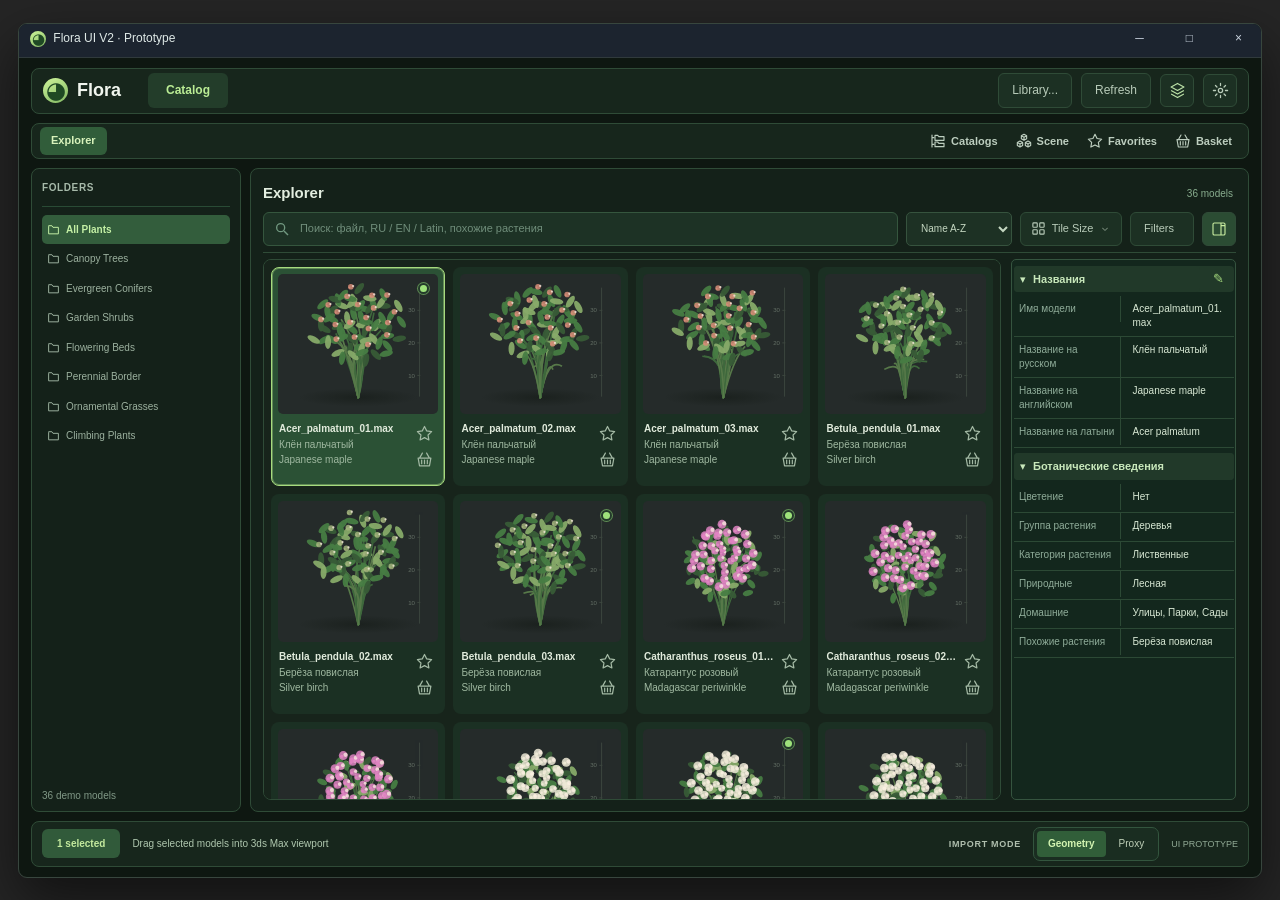
<file: index.html>
<!doctype html>
<html lang="ru">
<head>
  <meta charset="utf-8">
  <meta name="viewport" content="width=device-width, initial-scale=1">
  <title>Flora UI V2</title>
  <meta name="description" content="Интерактивный веб-макет Flora UI V2">
  <meta http-equiv="refresh" content="0;url=./flora-ui/Flora-UI.html">
  <style>
    :root{color-scheme:dark;font-family:Inter,"Segoe UI",Arial,sans-serif;background:#111c15;color:#e3eee0}
    body{min-height:100vh;margin:0;display:grid;place-items:center}
    a{color:#a6db7e}main{text-align:center;padding:24px}p{color:#91aa95}
  </style>
  <script>window.location.replace(new URL("./flora-ui/Flora-UI.html", window.location.href));</script>
</head>
<body>
  <main>
    <h1>Flora UI V2</h1>
    <p>Открываем интерактивный веб-макет...</p>
    <a href="./flora-ui/Flora-UI.html">Открыть Flora</a>
  </main>
</body>
</html>
</file>
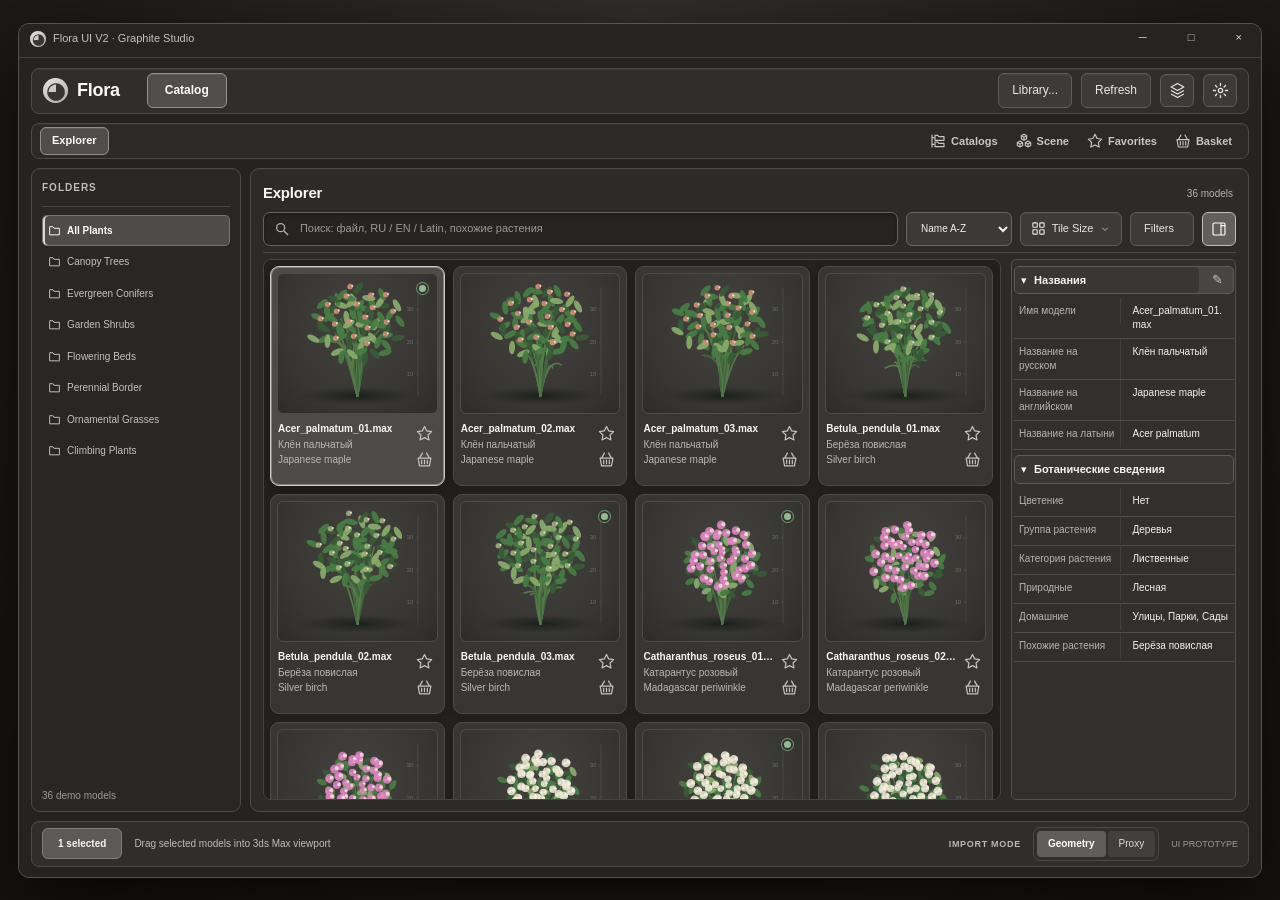
<file: flora-ui-max/index.html>
<!doctype html>
<html lang="ru">
<head>
  <meta charset="utf-8">
  <meta name="viewport" content="width=device-width, initial-scale=1">
  <title>Flora UI - Graphite Studio</title>
  <meta name="description" content="Flora UI 3ds Max inspired dark graphite user interface prototype">
  <style>:root{font-family:Inter,"Segoe UI",Arial,sans-serif;font-synthesis:none;color-scheme:dark;color:#e0dedb;background:#302e2b;font-size:12px;--bg:#2b2926;--surface:#302e2b;--surface2:#34322f;--surface3:#3a3835;--border:#4a4845;--border2:#5d5b58;--text:#e8e6e3;--muted:#a9a7a4;--muted2:#84827f;--green:#bdbbb8;--selected:#504e4b;--hover:#3f3d3a;--red:#a09e9b;--amber:#c0bebb}
*{box-sizing:border-box}html,body{margin:0;min-height:100%;}button,input,select{font:inherit}button{cursor:pointer}button:focus-visible,input:focus-visible,select:focus-visible,a:focus-visible{outline:2px solid #bdbbb8;outline-offset:2px}a{color:inherit;text-decoration:none}[hidden]{display:none!important}
.stage{min-height:100vh;display:flex;align-items:center;justify-content:center;padding:18px;background:#312f2c}.desktop-window{width:min(100%,1475px);height:min(93vh,940px);min-height:725px;border:1px solid #44423f;border-radius:9px;background:#2a2825;display:flex;flex-direction:column;overflow:hidden;box-shadow:0 22px 55px #0008}.os-bar{flex:0 0 34px;background:#32302d;padding:7px 11px;color:#e4e2df;border-bottom:1px solid #3d3b38;font-size:12px}.logo{height:25px;width:25px;flex:0 0 25px;border-radius:50%;display:grid;place-items:center;background:linear-gradient(150deg,#cbc9c6,#959390);color:#3c3a37;font-weight:900;font-size:23px;line-height:1}.logo-mini{display:inline-grid;width:16px;height:16px;font-size:15px;vertical-align:middle;margin-right:4px}.os-actions{float:right;letter-spacing:8px;color:#d6d4d1}
.application{flex:1;min-height:0;padding:10px 12px;display:flex;flex-direction:column;gap:9px}.top-header,.catalog-nav,.statusbar{border:1px solid var(--border);border-radius:8px;background:#302e2b;display:flex;align-items:center}.top-header{height:46px;flex:0 0 46px;padding:6px 11px;gap:9px}.brand-title{font-size:18px;color:#f2f0ed;font-weight:700}.workspace-nav{display:flex;align-items:center;gap:4px;margin-left:18px}.workspace-tab{border:1px solid transparent;color:#a3a19e;padding:8px 17px;border-radius:6px;background:transparent;font-weight:600}.workspace-tab.active{background:#393734;color:#c5c3c0}.workspace-tab:hover{background:#413f3c}.future-dot{display:inline-block;height:5px;width:5px;border-radius:50%;background:#a5a3a0;vertical-align:middle;margin-left:4px}.fill{flex:1}.toolbar-button{border:1px solid var(--border);border-radius:6px;background:#32302d;color:#c4c2bf;padding:8px 13px;display:inline-flex;align-items:center;justify-content:center;gap:6px;white-space:nowrap}.toolbar-button:hover{background:#3f3d3a;color:#e6e4e1}.icon-button{width:34px;height:33px;padding:6px}.manager-link{color:#c6c4c1}.toolbar-button.active{background:#42403d;color:#c9c7c4}.app-version{font-size:10px;color:#918f8c;white-space:nowrap;margin-left:2px}
.workspace-container{display:flex;flex:1;flex-direction:column;min-height:0;gap:9px}.catalog-nav{flex:0 0 40px;padding:4px 8px;gap:6px}.catalog-tabs{display:flex;align-items:center;gap:4px;overflow-x:auto}.catalog-tab{border:0;background:transparent;color:#c0bebb;padding:9px 15px;border-radius:6px;white-space:nowrap}.catalog-tab.active{background:#504e4b;color:#dad8d5;font-weight:700}.catalog-tab:hover{background:#403e3b}.catalog-tab .catalog-close{margin-left:9px;color:#969491;font-size:11px}.catalog-body{display:grid;grid-template-columns:198px minmax(0,1fr);gap:9px;min-height:0;flex:1}.sidebar,.library-area{background:#2b2926;border:1px solid var(--border);border-radius:8px;min-height:0}.sidebar{display:flex;flex-direction:column;padding:13px 10px 10px;overflow:hidden}.sidebar-heading{font-size:10px;letter-spacing:.6px;font-weight:650;color:#b4b2af;padding:0 0 13px;border-bottom:1px solid #403e3b}.sidebar-content{overflow-y:auto;flex:1;min-height:0;padding:8px 0}.sidebar-footer{font-size:10px;color:#918f8c;white-space:nowrap;text-overflow:ellipsis;overflow:hidden;padding-top:9px}.tree-item{background:transparent;border:0;width:100%;display:flex;align-items:center;gap:6px;text-align:left;padding:8px 5px;color:#aaa8a5;border-radius:5px;min-width:0}.tree-item .tree-name{min-width:0;overflow:hidden;white-space:nowrap;text-overflow:ellipsis;font-size:10px}.tree-item svg{flex:0 0 13px}.tree-item .twisty{color:#a5a3a0;width:9px;flex-shrink:0}.tree-item.active{background:#4e4c49;color:#ceccc9;font-weight:700}.tree-item:hover{background:#3d3b38}.tree-item.child{padding-left:19px}.tree-item.category{font-size:11px}.tree-item.category.child{padding-left:21px}.sidebar-section-button{width:100%;border:1px solid #514f4c;background:#353330;border-radius:5px;color:#c7c5c2;padding:8px 9px;margin:7px 0;text-align:left}.sidebar-section-button:hover{background:#43413e}
.library-area{min-width:0;display:flex;flex-direction:column;padding:14px 12px 11px;overflow:hidden;gap:10px}.content-heading{display:flex;align-items:center;justify-content:space-between;gap:15px}.content-heading h1{font-size:18px;color:var(--text);margin:0 0 5px;line-height:1.4}.content-heading p{font-size:10px;color:#979592;margin:0;overflow:hidden;white-space:nowrap;text-overflow:ellipsis}.content-tag{font-size:10px;border:1px solid #565451;color:#bcbab7;background:#33312e;padding:6px 10px;border-radius:5px;white-space:nowrap}
.search-toolbar{display:flex;gap:8px;align-items:center;padding-bottom:10px;border-bottom:1px solid #403e3b}.search-holder{background:#34322f;border:1px solid #4c4a47;border-radius:6px;display:flex;align-items:center;gap:8px;color:#8a8885;flex:1;padding:0 10px;min-width:0;height:36px}.search-holder input{background:transparent;border:0;outline:none;color:#e2e0dd;flex:1;width:100%;min-width:0;font-size:11px}.search-holder input::placeholder{color:#858380}select,input[type=number]{border:1px solid #4b4946;background:#33312e;color:#ceccc9;border-radius:5px;padding:9px 10px;font-size:11px;outline:none}.search-toolbar select{width:130px;flex-shrink:0;height:36px}.model-count{font-size:10px;color:#a4a29f;white-space:nowrap;padding:0 3px}
.results-shell{display:grid;grid-template-columns:minmax(0,1fr) 171px;gap:10px;min-height:0;flex:1}.model-grid{min-width:0;min-height:0;overflow-y:auto;padding:1px 5px 6px 1px;display:grid;grid-template-columns:repeat(auto-fill,minmax(155px,1fr));align-content:start;grid-auto-rows:max-content;gap:8px}.model-card{display:flex;flex-direction:column;min-width:0;background:#363431;border:1px solid #4b4946;border-radius:8px;padding:6px;cursor:pointer;user-select:none}.model-card:hover{border-color:#868481;background:#3b3936}.model-card.selected{background:#43413e;border-color:#adaba8;box-shadow:inset 0 0 0 1px #7a7875}.plant-image{width:100%;aspect-ratio:1.14;background:radial-gradient(ellipse at 48% 78%,#3d3b38,#373532 69%);border-radius:5px;overflow:hidden;display:flex;align-items:center;justify-content:center}.plant-image svg{height:100%;width:100%}.card-caption{display:flex;align-items:center;gap:3px;min-height:33px;padding:5px 1px 0}.card-name{font-size:10px;font-weight:650;color:#e4e2df;overflow:hidden;text-overflow:ellipsis;white-space:nowrap;flex:1}.star-button{border:0;background:none;color:#a5a3a0;padding:2px 3px;font-size:20px;line-height:1}.star-button:hover,.star-button.active{color:#bfbdba}
.properties-panel{border-left:1px solid #413f3c;padding:0 0 0 1px;min-width:0;overflow:auto}.property-rows{padding:7px}.property-row{display:flex;justify-content:space-between;gap:8px;font-size:10px;padding:7px 3px;border-bottom:1px solid #403e3b}.property-row span:first-child{color:#969491}.property-row span:last-child{color:#dfddda;text-align:right;overflow-wrap:anywhere}.empty-property{font-size:10px;color:#84827f;padding:5px 2px;line-height:1.7}
.statusbar{flex:0 0 41px;padding:5px 10px;gap:12px;font-size:10px;color:#bebcb9}.selected-pill{background:#4c4a47;color:#c8c6c3;border-radius:6px;font-weight:750;padding:9px 15px;white-space:nowrap}.footer-label{font-size:9px;letter-spacing:.7px;color:#b9b7b4;font-weight:700}.segmented{border:1px solid #4b4946;border-radius:7px;background:#312f2c;display:flex;gap:2px;padding:3px}.segmented button{background:transparent;color:#c7c5c2;border:0;border-radius:4px;padding:6px 11px;font-size:10px}.segmented button.active{background:#4e4c49;color:#d5d3d0;font-weight:700}.ready{color:#b5b3b0;white-space:nowrap}.live-dot{display:inline-block;width:7px;height:7px;border-radius:50%;background:#b3b1ae;box-shadow:0 0 6px #b5b3b09a;margin-right:5px}
.empty-state{display:grid;place-items:center;color:#a2a09d;min-height:240px;grid-column:1/-1;font-size:12px;text-align:center;padding:25px}
.primary{border:1px solid #706e6b;border-radius:6px;color:#e3e1de;background:#4d4b48;font-weight:700;padding:10px 15px}.primary:hover{filter:brightness(1.14)}
.modal-backdrop{position:fixed;inset:0;background:#292724c7;display:grid;place-items:center;z-index:200;padding:15px}.modal{width:min(480px,95vw);max-height:85vh;overflow:auto;background:#2b2926;border:1px solid #716f6c;border-radius:10px;box-shadow:0 22px 55px #000b;padding:19px;color:#e2e0dd}.modal-header{display:flex;justify-content:space-between;align-items:center;border-bottom:1px solid #52504d;padding-bottom:13px}.modal-header h2{margin:0;font-size:17px}.close-button{border:0;color:#e4e2df;background:transparent;font-size:22px}.modal-body-section{padding:16px 0;border-bottom:1px solid #43413e}.modal-body-section h3{margin:0 0 11px;font-size:13px}.modal-body-section p{font-size:11px;color:#aeaca9;line-height:1.65}.modal-body-section label{display:flex;align-items:center;gap:10px;line-height:1.5}.modal-body-section input[type=checkbox]{accent-color:#b3b1ae}.modal-body-section input:not([type=checkbox]),.modal-body-section select{width:100%;padding:10px;background:#363431}.modal-footer{display:flex;justify-content:flex-end;gap:8px;padding-top:16px}.modal-meta{color:#9a9895;display:block;margin-top:10px;font-size:10px}.toast{position:fixed;bottom:26px;right:24px;z-index:300;min-width:260px;max-width:420px;padding:12px 18px;color:#e5e3e0;background:#3e3c39;border:1px solid #908e8b;border-radius:8px;box-shadow:0 12px 28px #000a;font-size:12px}
::-webkit-scrollbar{width:8px;height:7px}::-webkit-scrollbar-track{background:#2b2926}::-webkit-scrollbar-thumb{background:#5f5d5a;border-radius:8px;border:1px solid #3f3d3a}
@media(max-width:1100px){.model-grid{grid-template-columns:repeat(auto-fill,minmax(135px,1fr))}.results-shell{grid-template-columns:minmax(0,1fr) 125px}.catalog-body{grid-template-columns:160px minmax(0,1fr)}.app-version{font-size:9px}}
@media(max-width:790px){.stage{padding:0}.desktop-window{height:100vh;min-height:620px;border-radius:0}.application{padding:7px}.workspace-nav{margin-left:6px}.workspace-tab{padding:7px}.app-version{display:none}.top-header{gap:5px;padding:5px}.toolbar-button{padding:7px}.catalog-body{grid-template-columns:136px minmax(0,1fr);gap:6px}.results-shell{grid-template-columns:1fr}.properties-panel{display:none}.model-grid{grid-template-columns:repeat(auto-fill,minmax(135px,1fr))}.catalog-nav{padding:3px}.library-area{padding:10px}.future-label{white-space:normal}}
@media(max-width:540px){.sidebar{display:none}.catalog-body{grid-template-columns:1fr}.top-header .toolbar-button:not(.icon-button){font-size:0;width:33px;height:33px}.top-header #libraryButton:after{content:'L';font-size:12px}.top-header #refreshButton:after{content:'↻';font-size:15px}.statusbar #statusHint,.footer-label{display:none}.catalog-nav{gap:2px}.catalog-tab{padding:8px}.model-grid{grid-template-columns:repeat(2,minmax(0,1fr))}.model-count{display:none}.search-toolbar select{width:90px}.brand-title{font-size:15px}.workspace-tab{font-size:10px;padding:6px}}


/* Flora Import Basket - same flat surfaces and proportions as the Catalog. */
[hidden]{display:none!important}
.content-actions{display:flex;align-items:center;justify-content:flex-end;gap:8px;flex-wrap:wrap}
.explorer-info-status{font-size:9px;color:#a9a7a4;max-width:180px;overflow:hidden;text-overflow:ellipsis;white-space:nowrap}
.basket-tab-count{display:inline-grid;place-items:center;margin-left:7px;min-width:18px;height:18px;padding:0 4px;border-radius:4px;background:#403e3b;color:#c1bfbc;font-size:10px;font-weight:700}
.catalog-tab.active .basket-tab-count{background:#3c3a37;color:#e0dedb}
.model-card{position:relative}
.basket-add-button{position:absolute;top:12px;right:12px;z-index:1;width:27px;height:27px;display:grid;place-items:center;border:1px solid #666461;border-radius:5px;background:#383633;color:#d9d7d4;cursor:pointer;opacity:0;transition:opacity .12s ease,background .12s ease}
.model-card:hover .basket-add-button,.model-card:focus-within .basket-add-button,.basket-add-button.is-added{opacity:1}
.basket-add-button:hover,.basket-add-button:focus-visible{background:#4d4b48;color:#efedea}
.basket-add-button.is-added{color:#bdbbb8}
.model-grid.list-view .basket-add-button{position:static;order:5;flex:0 0 27px;opacity:1;margin-left:3px}
.plant-context-menu{position:fixed;z-index:240;min-width:192px;padding:4px;border:1px solid #5d5b58;border-radius:7px;background:#2b2926;box-shadow:0 8px 20px #0007}
.plant-context-menu button{width:100%;border:0;background:transparent;color:#dfddda;text-align:left;padding:10px 12px;border-radius:4px;font-size:11px;cursor:pointer}
.plant-context-menu button:hover{background:#42403d}
.basket-workspace{display:flex;flex:1;flex-direction:column;min-height:0;gap:9px}
.basket-top{display:flex;align-items:center;justify-content:space-between;gap:14px;padding:17px 18px 15px;background:#2b2926;border:1px solid var(--border);border-radius:8px}
.basket-eyebrow{font-size:9px;letter-spacing:1.1px;color:#a2a09d;margin-bottom:7px}
.basket-top h1{font-size:19px;font-weight:700;color:#e4e2df;margin:0 0 5px}
.basket-heading-count{font-size:11px;font-weight:500;color:#a8a6a3;margin-left:9px}
.basket-top p{font-size:11px;color:#a19f9c;margin:0;line-height:1.5}
.basket-toolbar{display:flex;align-items:center;justify-content:space-between;gap:15px;background:#2b2926;border:1px solid var(--border);border-radius:8px;padding:11px 15px}
.basket-toolbar-info{display:flex;flex-direction:column;gap:3px}
.basket-toolbar-info strong{font-weight:650;font-size:12px;color:#dfddda}
.basket-toolbar-info span{font-size:10px;color:#a2a09d}
.basket-size-control{display:flex;align-items:center;gap:11px;font-size:11px;color:#bebcb9;white-space:nowrap}
.basket-size-control input[type=range]{width:130px;accent-color:#b0aeab;cursor:pointer}
.basket-size-control output{font-size:10px;color:#b6b4b1;min-width:39px;text-align:right}
.basket-grid{--basket-card-size:176px;flex:1;min-height:0;overflow:auto;align-content:start;display:grid;grid-template-columns:repeat(auto-fill,minmax(min(100%,var(--basket-card-size)),1fr));grid-auto-rows:max-content;gap:10px;padding:12px;background:#2b2926;border:1px solid var(--border);border-radius:8px}
.basket-card{min-width:0;background:#363431;border:1px solid #4b4946;border-radius:8px;padding:7px}
.basket-card:hover{border-color:#817f7c}
.basket-preview{position:relative;aspect-ratio:1.14;display:flex;align-items:center;justify-content:center;overflow:hidden;border-radius:5px;background:radial-gradient(ellipse at 48% 78%,#3d3b38,#373532 69%)}
.basket-preview svg{width:100%;height:100%}
.basket-check{position:absolute;top:7px;left:7px;display:flex;align-items:center;gap:4px;background:#302e2bed;border:1px solid #595754;border-radius:5px;padding:5px 6px;color:#e6e4e1;font-size:10px;cursor:pointer}
.basket-check input{width:14px;height:14px;margin:0;accent-color:#b0aeab}
.basket-remove{position:absolute;top:7px;right:7px;border:1px solid #5d5b58;width:25px;height:25px;background:#302e2be8;border-radius:5px;color:#c2c0bd;font-size:20px;line-height:18px;cursor:pointer}
.basket-remove:hover{background:#474542;color:#dcdad7;border-color:#706e6b}
.basket-card-title{padding:8px 2px 0;color:#e3e1de;font-weight:650;font-size:10px;white-space:nowrap;overflow:hidden;text-overflow:ellipsis}
.basket-card-description{padding:4px 2px 3px;color:#a3a19e;font-size:10px;white-space:nowrap;overflow:hidden;text-overflow:ellipsis}
.basket-empty{grid-column:1/-1;justify-self:center;align-self:center;max-width:390px;text-align:center;color:#a8a6a3;padding:40px 12px}
.basket-empty strong{font-size:16px;color:#d7d5d2}
.basket-empty p{font-size:11px;line-height:1.7}
.basket-footer{padding:8px 11px;min-height:49px;gap:10px}
.basket-footer-hint{font-size:10px;color:#a5a3a0}
.basket-demo-label{font-size:9px;color:#979592;letter-spacing:.5px}
button:disabled{opacity:.43;cursor:not-allowed}
@media(max-width:790px){
 .basket-top{padding:13px}
 .basket-toolbar{flex-wrap:wrap}
 .basket-grid{grid-template-columns:repeat(auto-fill,minmax(min(100%,var(--basket-card-size)),1fr))}
 .basket-footer-hint{display:none}
}
@media(max-width:540px){
 .basket-size-control{width:100%;justify-content:space-between}
 .basket-size-control input[type=range]{width:95px}
 .basket-top h1{font-size:16px}
 .basket-demo-label{display:none}
 .content-actions{gap:4px}
 #explorerInfoButton{font-size:10px;padding:7px}
}


/* Flora UI v2 – new capabilities, original dark flat design language preserved. */
.catalog-nav{overflow:visible;position:relative;z-index:22}
.catalog-tabs{min-width:0;flex:0 1 auto}
.catalogs-dropdown{position:relative;flex:0 0 auto}
.catalogs-trigger{display:flex;align-items:center;gap:7px;border:1px solid transparent}
.catalogs-trigger.active{color:#d0cecb;background:#504e4b}
.catalog-selected-name{font-size:9px;font-weight:500;color:#d0cecb;max-width:115px;overflow:hidden;text-overflow:ellipsis;white-space:nowrap}
.catalogs-menu{position:absolute;top:calc(100% + 7px);left:0;width:232px;z-index:60;padding:5px;background:#2b2926;border:1px solid #52504d;border-radius:8px;box-shadow:0 10px 24px #0008;max-height:min(390px,64vh);overflow-y:auto}
.catalog-menu-heading{font-size:9px;letter-spacing:.9px;color:#a19f9c;padding:11px 10px 9px}
.catalog-menu-item,.catalog-menu-add{display:flex;align-items:center;gap:9px;width:100%;padding:10px 11px;border:0;border-radius:5px;background:transparent;color:#c9c7c4;text-align:left;font-size:11px}
.catalog-menu-item:hover,.catalog-menu-add:hover{background:#3f3d3a}
.catalog-menu-item.active{background:#4a4845;color:#dddbd8}
.catalog-menu-dot{width:8px;height:8px;border-radius:50%;background:#7d7b78;border:1px solid #acaaa7}
.catalog-menu-item.active .catalog-menu-dot{background:#bfbdba}
.catalog-menu-divider{height:1px;background:#494744;margin:5px 4px}
.catalog-menu-add{color:#cccac7;font-weight:650}
.catalog-tabs::-webkit-scrollbar{height:3px}
.theme-section{font-weight:650;color:#c3c1be}
.theme-composition{padding-left:24px;color:#b7b5b2;min-height:30px}
.theme-composition-mark{color:#a3a19e;font-size:13px;width:13px}
.theme-composition.active{color:#e0dedb}
.role-heading{grid-column:1/-1;display:flex;align-items:center;gap:12px;font-size:10px;font-weight:700;letter-spacing:1px;color:#c7c5c2;border-bottom:1px solid #494744;padding:12px 2px 9px;margin-top:7px}
.role-heading:first-child{margin-top:0}
.role-heading span{font-size:10px;font-weight:450;letter-spacing:0;color:#918f8c}
.content-heading>div:first-child{flex:1;min-width:0}
.content-heading h1{white-space:normal;overflow-wrap:anywhere}
.content-heading p{white-space:nowrap;max-width:100%}
.content-actions{flex:0 0 auto;max-width:54%;min-width:0}

/* FloraAtlas filters: compact, width-responsive layout and independent vertical scroll. */
.filter-trigger{font-size:11px}
#filterCount{color:#d0cecb;font-weight:700}
.filter-panel{container-type:inline-size;display:flex;flex-direction:column;flex:0 1 auto;min-height:0;max-height:var(--filter-max-height,320px);overflow:hidden;border:1px solid #4e4c49;background:#302e2b;border-radius:7px;padding:9px 10px 7px}
.filter-header{display:flex;flex:0 0 auto;align-items:center;gap:8px;min-height:28px;padding:0 0 7px}
.filter-header strong{font-size:11px;color:#e7e5e2}
.filter-header button{padding:5px 9px;font-size:10px}
.filter-active-count{background:#4c4a47;color:#cfcdca;padding:3px 7px;border-radius:20px;font-size:10px;font-weight:700}
.filter-scroll{overflow-x:hidden;overflow-y:auto;overscroll-behavior:contain;scrollbar-gutter:stable;min-height:0;flex:1;outline-offset:-2px}
.filter-content{max-width:860px;padding:2px 6px 5px 0}
.filter-controls{display:grid;grid-template-columns:repeat(4,minmax(0,190px));gap:10px;margin-bottom:11px;max-width:820px}
.filter-controls label,.filter-height,.filter-flowering,.filter-environment-controls label{display:flex;flex-direction:column;gap:5px;min-width:0;color:#c0bebb;font-size:10px}
.filter-controls select,.filter-controls input,.filter-environment-controls select{height:30px;min-width:0;width:100%;padding:5px 7px;background:#312f2c;border:1px solid #4b4946;color:#dcdad7;border-radius:5px;font-size:10px}
.filter-controls input:disabled{opacity:.5;cursor:not-allowed}
.filter-flowering{border:0;padding:0;margin:0;min-inline-size:0}
.filter-flowering legend{margin:0 0 5px;padding:0;color:#c0bebb;font-size:10px}
.filter-segments{display:flex;align-items:stretch;min-width:0;width:100%;background:#2b2926;border:1px solid #4d4b48;border-radius:5px;padding:2px;gap:2px;height:30px}
.filter-segments button{flex:1;min-width:0;padding:3px 4px;border:1px solid transparent;background:transparent;color:#cac8c5;border-radius:4px;font-size:10px}
.filter-segments button.active{border-color:#9f9d9a;background:#474542;color:#d6d4d1}
.filter-field-label{min-height:12px}
.filter-field-label small{font-size:9px;color:#9a9895;font-weight:400;margin-left:4px}
.filter-height-fields{display:flex;gap:5px;min-width:0}
.filter-height-fields input{width:50%}
.filter-environment{border-top:1px solid #4b4946;padding-top:11px}
.filter-section-heading{display:flex;align-items:center;gap:9px;margin-bottom:9px;color:#e0dedb;font-size:11px}
.filter-environment-controls{display:grid;grid-template-columns:repeat(2,minmax(0,195px));gap:10px;max-width:400px}
.filter-controls select:disabled,.filter-environment-controls select:disabled{opacity:.48;cursor:not-allowed;background:#2b2926;color:#9a9895}
@container (max-width:840px){.filter-controls{grid-template-columns:repeat(2,minmax(0,195px))}}
@container (max-width:470px){.filter-controls,.filter-environment-controls{grid-template-columns:minmax(0,1fr)}.filter-content{max-width:100%}}

/* Adjustable Properties without adding material depth to buttons. */
.results-shell{grid-template-columns:minmax(0,1fr) var(--properties-width,240px);min-width:0}
.properties-panel{position:relative;min-width:170px;display:flex;flex-direction:column;overflow:hidden}
.properties-resize{position:absolute;z-index:9;width:10px;left:0;top:0;bottom:0;cursor:col-resize;touch-action:none;transform:translateX(-4px)}
.properties-resize:hover,.properties-resize:focus-visible{background:#9e9c9944;outline:none}
.property-rows{overflow:auto;min-height:0;flex:1;padding:0 7px 9px}
.property-group{margin-bottom:7px}
.property-group-title{display:flex;align-items:center;gap:7px;width:100%;text-align:left;border:0;background:#393734;color:#cdcbc8;font-weight:700;font-size:10px;border-radius:4px;padding:9px 6px;margin-bottom:4px}
.property-group-title:hover{background:#413f3c}
.property-row{display:grid;grid-template-columns:minmax(0,41%) minmax(0,1fr);gap:6px;align-items:start;line-height:1.5;padding:7px 5px;min-height:26px}
.property-row>span{overflow-wrap:anywhere;white-space:normal;min-width:0}
.property-row>span:first-child{color:#9b9996}
.property-row>span:last-child{color:#cfcdca;text-align:left}
.property-missing{font-style:normal;color:#8c8a87}
.property-tags{display:flex;flex-wrap:wrap;gap:4px}
.property-tag{padding:3px 5px;border:1px solid #575552;color:#c8c6c3;background:#393734;border-radius:4px;font-size:9px;max-width:100%;overflow-wrap:anywhere}
.property-special{padding:7px 4px}
.property-special-name{font-size:10px;color:#c6c4c1;font-weight:650;margin:0 0 8px}
.similar-plant-block{display:flex;flex-direction:column;gap:6px}
.similar-plant-item{width:100%;background:#363431;border:1px solid #504e4b;display:flex;align-items:center;text-align:left;border-radius:5px;color:#d0cecb;gap:8px;padding:5px;font-size:10px;min-width:0}
.similar-plant-item:hover{background:#43413e}
.similar-plant-item svg{width:34px;height:35px;flex:0 0 34px;border-radius:4px;background:#3a3835}
.similar-plant-item span{overflow-wrap:anywhere;min-width:0}
.property-hint{font-size:9px;color:#94928f;line-height:1.5;margin:7px 4px 11px}
.composition-properties .property-group-title{cursor:default}
@media(max-width:1100px){.results-shell{grid-template-columns:minmax(0,1fr) min(27%,var(--properties-width,240px))}}
@media(max-width:790px){
 .results-shell{grid-template-columns:1fr;grid-template-rows:minmax(200px,1fr) minmax(170px,220px)}
 .properties-panel{display:flex!important;min-width:0}
 .properties-resize{display:none}
 .model-grid{min-height:0}
 
 .catalog-selected-name{max-width:70px}
 .catalogs-menu{left:auto;right:0}
}
@media(max-width:540px){
 .catalog-tabs{gap:0}
 .catalog-tab{padding:7px 9px;font-size:10px}
 .catalogs-trigger{font-size:10px;gap:4px}
 .catalog-selected-name{display:none}
 
 
 
 .search-toolbar{flex-wrap:wrap}
 .search-holder{min-width:145px}
 
 .content-heading{align-items:flex-start;flex-wrap:wrap}
 .content-actions{max-width:100%}
}

.composition-intro{font-size:10px;color:#b2b0ad;background:#32302d;border:1px solid #4b4946;border-radius:6px;padding:8px 10px;line-height:1.5}
.composition-intro strong{color:#d5d3d0}
.composition-intro span{color:#9d9b98}

.description-status{border:1px solid #575552;color:#cdcbc8;background:#383633;border-radius:5px;font-size:9px;line-height:1.4;padding:7px;margin:6px 0 11px}
.description-status.missing{border-color:#4f4d4a;color:#b2b0ad;background:#33312e}


/* Installed Flora 1.0.0.26 visual proportions (prototype only). */
.desktop-window{width:min(100%,1680px);height:min(95vh,1000px);min-height:400px}
.top-header .app-version{display:none}
.catalog-body{grid-template-columns:clamp(180px,16.4vw,235px) minmax(0,1fr)}
.library-area{padding:11px 10px 9px;gap:7px}
.content-heading h1{font-size:16px;margin:0 0 4px}
.content-actions{display:flex;align-items:center;gap:7px}
.model-count{font-size:10px;color:#a09e9b;white-space:nowrap}
.search-toolbar{padding-bottom:2px;gap:6px}
.search-holder,.search-toolbar select{height:32px}
.search-toolbar select{width:106px}
.model-grid{grid-template-columns:repeat(auto-fill,minmax(min(100%,215px),1fr));gap:6px}
.results-shell{grid-template-columns:minmax(0,1fr) var(--properties-width,225px);gap:7px}
.properties-panel{border:1px solid #4b4946;border-radius:5px;background:#2b2926;min-width:170px}
.property-rows{padding:0 1px 8px}
.property-group{margin-bottom:5px}
.property-group-title{padding:6px;color:#d4d2cf}
.property-row{display:grid;grid-template-columns:minmax(0,49%) minmax(0,51%);gap:0;border-bottom:1px solid #413f3c;padding:0;min-height:29px}
.property-row>span{padding:6px 5px;font-size:10px;line-height:1.35}
.property-row>span:first-child{border-right:1px solid #413f3c;color:#a2a09d}
.property-row>span:last-child{color:#dfddda}
.property-row .property-tags{gap:3px}
.property-tag{border:0;background:transparent;font-size:10px;color:#dfddda;padding:0}
.similar-plain{font-size:10px;color:#dddbd8;line-height:1.4;overflow-wrap:anywhere}
.library-area.properties-hidden .results-shell{grid-template-columns:minmax(0,1fr)}
.library-area.properties-hidden .properties-panel{display:none}
@media (max-height:620px){.application{gap:5px}.top-header{height:38px;flex-basis:38px}.catalog-nav{flex-basis:34px}.library-area{gap:5px}.catalog-body{gap:6px}.statusbar{flex-basis:34px}}
@media(max-width:790px){.results-shell{grid-template-columns:minmax(0,1fr) var(--properties-width,225px);grid-template-rows:minmax(0,1fr)}}
@media(max-width:540px){.catalog-body{grid-template-columns:1fr}.sidebar{display:none}.results-shell{grid-template-columns:minmax(0,1fr) 170px}.model-grid{grid-template-columns:repeat(auto-fill,minmax(min(100%,165px),1fr))}}

/* Flora UI V2: shared card scale, nine-column Table View and fixed Properties. */
.tile-size-control{display:flex;align-items:center;gap:6px;white-space:nowrap;color:#b8b6b3;font-size:10px;min-width:150px}
.tile-size-control input[type=range]{width:83px;min-width:42px;accent-color:#bdbbb8;cursor:pointer}
.tile-size-control output{min-width:36px;font-size:10px;text-align:right;color:#d1cfcc}
.model-grid{grid-template-columns:repeat(auto-fill,minmax(176px,1fr));gap:6px;overflow:auto;align-content:start}
.model-card{min-width:0;align-self:start}
.card-caption{min-height:29px}
.card-secondary{display:block;max-width:100%;padding:1px 2px 3px;color:#aba9a6;font-size:10px;line-height:1.3;white-space:nowrap;overflow:hidden;text-overflow:ellipsis}
.model-grid.table-mode{display:block;overflow:auto;padding:0;background:#2b2926;border:1px solid #4b4946;border-radius:5px}
.flora-table{table-layout:fixed;border-collapse:collapse;font-size:10px;min-width:100%;color:#dddbd8}
.flora-table th,.flora-table td{position:relative;border-bottom:1px solid #44423f;border-right:1px solid #3f3d3a;padding:8px 9px;text-align:left;overflow:hidden;text-overflow:ellipsis;white-space:nowrap}
.flora-table th{position:sticky;top:0;z-index:3;background:#373532;color:#c6c4c1;padding:0}
.flora-table th>button{display:block;width:100%;min-height:33px;padding:8px 12px 8px 8px;text-align:left;color:inherit;border:0;background:transparent;cursor:pointer;white-space:nowrap;overflow:hidden;text-overflow:ellipsis}
.flora-table th>button:hover{background:#403e3b}
.flora-table tbody tr{cursor:pointer}
.flora-table tbody tr:hover{background:#3a3835}
.flora-table tbody tr.selected{background:#4b4946;outline:1px solid #9d9b98;outline-offset:-1px}
.flora-table td:first-child{color:#e6e4e1;font-weight:650}
.flora-table td .table-cell-value{display:block;overflow:hidden;text-overflow:ellipsis;white-space:nowrap}
.flora-table td:first-child .table-cell-value{padding-right:47px}
.table-actions{position:absolute;right:4px;top:2px;display:flex;align-items:center;gap:2px}
.table-actions button{border:0;background:transparent;color:#c6c4c1;font-size:14px;padding:5px;line-height:1}
.table-actions button:hover{color:#e1dfdc}
.table-resize{position:absolute;right:0;top:0;bottom:0;width:7px;cursor:col-resize;touch-action:none}
.table-resize:hover{background:#959390a0}
.properties-panel .property-rows{padding-top:6px}
.settings-actions{display:flex;flex-wrap:wrap;gap:7px}
.settings-actions .toolbar-button{font-size:10px;padding:7px}
.danger-button{border-color:#6c6a67;color:#d1cfcc}
.font-settings{margin-top:10px;color:#b6b4b1}
.basket-grid.basket-table-view{display:block;overflow:auto}
.basket-table{width:max-content}
.basket-table td label{display:flex;align-items:center;gap:7px;min-width:0}
.basket-table td label span{min-width:0;overflow:hidden;text-overflow:ellipsis}
.basket-table input{accent-color:#bdbbb8}
.basket-remove-table{border:0;background:transparent;color:#c1bfbc;padding:1px 5px}
@media(max-width:1000px){.search-toolbar{flex-wrap:wrap}.tile-size-control{order:2;flex:1 1 135px}.search-holder{flex:2 1 220px}}
@media(max-width:600px){.tile-size-control{min-width:0;flex:1 1 130px}.model-grid:not(.table-mode){padding-right:3px}.flora-table{font-size:10px}}


/* Flora UI V2 | 20.10.2026 - flat, responsive workspace. */
.catalog-actions{display:flex;align-items:center;gap:5px;flex:0 0 auto}
.catalog-actions .catalog-tab.icon-nav{height:32px;width:36px;padding:6px;display:inline-flex;align-items:center;justify-content:center;position:relative;border:1px solid transparent;border-radius:6px}
.icon-nav svg{width:17px;height:17px;fill:none;stroke:currentColor;stroke-width:1.8;stroke-linecap:round;stroke-linejoin:round;flex-shrink:0}
.icon-nav:hover,.icon-nav:focus-visible{background:var(--hover)}
.icon-nav.active{background:var(--selected);border-color:var(--border2);color:var(--green)}
.icon-count{position:absolute;right:-4px;top:-4px;min-width:15px;height:15px;line-height:15px;background:var(--selected);border:1px solid var(--border2);font-size:9px;text-align:center;border-radius:8px}
.catalog-nav{min-width:0}.catalog-tabs{overflow:visible;flex:0 0 auto}
.catalog-nav .fill{min-width:4px}
.catalogs-trigger{gap:0}.catalogs-menu{right:0;left:auto;min-width:215px}
.filter-panel{background:#363431;width:100%;max-width:none;min-width:0}
.filter-content{width:100%;max-width:none;min-width:0}
.filter-controls{grid-template-columns:repeat(4,minmax(0,1fr));max-width:none}
.filter-environment-controls{max-width:none}
.search-holder{min-width:0;flex:1 1 auto}
.results-shell{min-width:0}
.model-grid{border:1px solid var(--border);border-radius:8px;background:var(--surface);padding:7px;min-width:0}
.model-card{border:1px solid transparent}
.model-card.selected{border-color:var(--green)}
.plant-image,.basket-preview{background:#373532}
.model-grid.table-mode{padding:0}
.scene-sidebar-note{padding:11px;color:var(--muted);line-height:1.6}
.scene-sidebar-note strong{color:var(--text);font-size:12px}.scene-sidebar-note p{margin:9px 0}
.scene-node-count{color:var(--green);font-size:10px;padding:4px 2px}
.missing-preview{color:var(--muted);font-size:11px;border:1px dashed var(--border2);padding:22px 10px;border-radius:6px}
.property-heading{display:flex;align-items:center;gap:3px;background:#393734;border-radius:4px;margin-bottom:4px}
.property-heading .property-group-title{margin:0;flex:1;min-width:0}
.property-edit-actions{display:flex;align-items:center;gap:2px;padding:0 4px}
.property-edit-actions button{border:1px solid transparent;background:transparent;color:var(--green);font-size:13px;border-radius:4px;width:23px;height:23px;padding:0}
.property-edit-actions button:hover{border-color:var(--border2);background:var(--selected)}
.property-edit-field{min-width:0;width:100%;border:1px solid var(--border2);background:#312f2c;color:var(--text);border-radius:4px;padding:5px;font-size:10px}
.property-row:has(.property-edit-field){align-items:center}
.property-row:has(.property-edit-field)>span:first-child{flex:0 0 42%}
.property-row .property-edit-field{flex:1}
.prototype-note{font-size:9px;color:var(--muted);white-space:nowrap}
#basketProxyControls{flex-shrink:0}
.modal-body-section input:not([type="checkbox"]){max-width:100%;background:#312f2c;border:1px solid var(--border2);color:var(--text);border-radius:5px;padding:7px}
@container (max-width:660px){.filter-controls{grid-template-columns:repeat(2,minmax(0,1fr))}}
@container (max-width:360px){.filter-controls{grid-template-columns:minmax(0,1fr)}.filter-environment-controls{grid-template-columns:minmax(0,1fr)}}
@media(max-width:540px){.catalog-actions{gap:2px}.catalog-actions .catalog-tab.icon-nav{width:31px;height:31px}.catalog-tabs .catalog-tab{padding:8px 11px}.prototype-note{display:none}.basket-footer .footer-label{display:none}}


/* Flora UI V2 approved corrections | pass 2 */
/* Consistent navigation and spacing without changing the dark-green palette. */
:root{font-family:Inter,"Segoe UI",Arial,sans-serif}
button,input,select,textarea{font-family:inherit}
button,select,input{line-height:1.35}
.catalog-nav{flex:0 0 62px;min-height:62px;padding:5px 10px;gap:8px;align-items:center}
.catalog-tabs{align-items:center;flex:0 0 auto;overflow:visible}
.catalog-tabs .catalog-tab{min-height:32px;padding:7px 14px;font-size:11px;font-weight:650;line-height:1.2}
.catalog-actions{display:flex;align-items:center;justify-content:flex-end;gap:5px;min-width:0;flex:0 0 auto}
.catalogs-dropdown{flex:0 0 auto;position:relative}
.catalog-actions .catalog-tab.icon-nav{display:flex;flex-direction:column;align-items:center;justify-content:center;gap:3px;width:69px;height:52px;padding:5px 4px 4px;border-radius:6px;font-size:10px;font-weight:550;line-height:1.1;text-align:center;color:#c8c6c3;border:1px solid transparent;white-space:nowrap}
.catalog-actions .catalog-tab.icon-nav svg{width:21px;height:21px;fill:none;stroke:currentColor;stroke-width:1.7;stroke-linecap:round;stroke-linejoin:round;flex:none}
.catalog-actions .catalog-tab.icon-nav .nav-label{display:block;font-size:10px;line-height:12px;font-weight:550;letter-spacing:0}
.catalog-actions .catalog-tab.icon-nav:hover{background:var(--hover);color:var(--text)}
.catalog-actions .catalog-tab.icon-nav.active{background:var(--selected);border-color:var(--border2);color:#e0dedb}
.catalog-actions .icon-count{right:1px;top:1px;font-weight:700}
.catalogs-menu{left:auto;right:0;top:calc(100% + 5px)}
/* Search and results separation. */
.library-area{padding:12px 12px 11px;gap:10px;min-width:0}
.content-heading{gap:12px;min-height:37px;align-items:center}
.content-heading h1{font-size:15px;line-height:1.3;margin:0 0 5px;font-weight:680}
.content-heading p{font-size:10px;line-height:1.4}
.content-actions{gap:8px}
.search-toolbar{display:flex;align-items:center;gap:8px;flex-wrap:wrap;padding:0 0 13px;margin:0 0 2px;border-bottom:1px solid var(--border);min-width:0}
.search-holder{height:34px;min-width:130px;flex:1 1 230px;padding:0 10px;gap:8px}
.search-holder input{font-size:11px}
.search-toolbar select{height:34px;flex:0 0 106px;font-size:10px}
.search-toolbar .toolbar-button{height:34px;flex-shrink:0;font-size:11px}
.search-toolbar .icon-button{min-width:34px}
/* Exactly one popup slider (two triggers never visible together). */
.tile-trigger{display:inline-flex;align-items:center;justify-content:center;gap:6px;min-width:102px;padding:5px 9px;white-space:nowrap;font-size:10px}
.tile-trigger svg{width:15px;height:15px;fill:none;stroke:currentColor;stroke-width:1.8;stroke-linecap:round;stroke-linejoin:round;flex:none}
.tile-trigger svg:last-child{width:12px;height:12px;opacity:.8}
.tile-trigger[aria-expanded="true"]{border-color:var(--green);background:var(--selected);color:var(--text)}
.tile-size-popover{position:fixed;left:0;top:0;z-index:310;width:232px;padding:13px 14px 11px;border:1px solid var(--border2);border-radius:8px;background:#363431;box-shadow:0 10px 25px #0008}
.tile-popover-heading{display:flex;align-items:center;justify-content:space-between;gap:8px;font-size:11px;color:var(--text);font-weight:650}
.tile-popover-heading output{color:var(--green);font-variant-numeric:tabular-nums;white-space:nowrap}
.tile-size-popover input[type=range]{display:block;width:100%;margin:12px 0 8px;accent-color:var(--green);cursor:pointer}
.tile-popover-hint{font-size:10px;line-height:1.4;color:var(--muted)}
/* Card actions below preview; scene presence in previous + location only. */
.filter-panel{margin:0 0 2px;padding:10px 11px 8px}
.results-shell{gap:10px;min-height:0}
.model-grid{padding:7px;gap:8px}
.model-card{min-width:0;padding:6px;overflow:hidden}
.model-card .plant-image{position:relative;overflow:hidden}
.scene-presence-dot{position:absolute;top:9px;right:9px;display:block;width:11px;height:11px;border:2px solid #393734;border-radius:50%;background:#b0aeab;box-shadow:0 0 0 1px #8c8a87}
.card-details{display:grid;grid-template-columns:minmax(0,1fr) 25px;gap:4px;padding:7px 1px 1px;min-height:65px}
.card-copy{display:flex;flex-direction:column;min-width:0;min-height:0;gap:1px}
.card-copy .card-name{display:block;flex:none;font-size:10px;font-weight:680;line-height:16px;max-width:100%;white-space:nowrap;overflow:hidden;text-overflow:ellipsis}
.card-copy .card-secondary{display:block;min-height:14px;padding:0;color:#afadaa;font-size:10px;font-weight:400;line-height:14px;white-space:nowrap;overflow:hidden;text-overflow:ellipsis}
.card-actions{display:flex;flex-direction:column;align-items:center;justify-content:flex-start;gap:1px;min-width:25px}
.card-actions button{display:flex;align-items:center;justify-content:center;width:25px;height:25px;padding:3px;border:0;border-radius:4px;background:transparent;color:#b1afac;line-height:1;cursor:pointer}
.card-actions button svg{width:17px;height:17px;fill:none;stroke:currentColor;stroke-width:1.7;stroke-linecap:round;stroke-linejoin:round;pointer-events:none}
.card-actions .star-button.active{color:#bbb9b6}
.card-actions .card-basket-button.is-added{color:#bbb9b6}
.card-actions button:hover,.card-actions button:focus-visible{color:#e7e5e2;background:var(--hover)}
.scene-node-count{font-size:10px;line-height:14px;padding:0;white-space:nowrap;overflow:hidden;text-overflow:ellipsis}
.property-heading .property-group-title{font-size:11px;line-height:1.35}
.property-row{font-size:10px;line-height:1.4;gap:7px}
.property-row>span{line-height:1.4}
.basket-workspace{gap:11px}
.basket-toolbar{padding:11px 13px;min-height:56px;gap:12px}
.basket-toolbar-info{gap:4px}
.basket-toolbar .tile-trigger{height:34px;min-height:34px}
.basket-grid{gap:9px}
.basket-card-title{font-size:10px;line-height:1.45}
.model-grid.table-mode{padding:0}
@media(max-width:970px){.search-toolbar{gap:7px}.search-holder{flex:1 1 100%;min-width:0}.search-toolbar select{flex:1 1 120px}.catalog-actions .catalog-tab.icon-nav{width:64px}}
@media(max-width:600px){.catalog-nav{padding:5px 6px;gap:3px;flex-basis:59px;min-height:59px}.catalog-tabs .catalog-tab{padding:7px 10px;font-size:10px}.catalog-actions{gap:2px}.catalog-actions .catalog-tab.icon-nav{width:52px;height:48px;gap:1px;padding:5px 2px 3px}.catalog-actions .catalog-tab.icon-nav svg{width:19px;height:19px}.catalog-actions .catalog-tab.icon-nav .nav-label{font-size:9px;line-height:12px}.library-area{padding:10px;gap:9px}.search-toolbar{padding-bottom:12px}.search-holder{flex-basis:100%}.search-toolbar select{width:auto;flex:1 1 106px}.tile-trigger{min-width:90px;padding:5px 7px}}
@media(max-width:370px){.catalog-actions .catalog-tab.icon-nav{width:45px}.catalog-actions .catalog-tab.icon-nav .nav-label{font-size:8.5px}.catalog-tabs .catalog-tab{padding:7px 7px}.tile-trigger span{display:none}.tile-trigger{min-width:54px}}
@media(max-height:620px){.catalog-nav{flex-basis:56px;min-height:56px}.catalog-actions .catalog-tab.icon-nav{height:46px}.library-area{gap:8px}}


/* Compact Explorer, 36-model neutral demo library, Oct 20 2026. */
.catalog-nav{height:48px;flex:0 0 48px;min-height:48px;padding:3px 9px;align-items:center}
.catalog-actions .catalog-tab.icon-nav{height:40px;width:60px;gap:0;padding:2px 3px 1px;justify-content:center}
.catalog-actions .catalog-tab.icon-nav svg{width:18px;height:18px}
.catalog-actions .catalog-tab.icon-nav .nav-label{font-size:9px;line-height:12px;font-weight:550}
.catalog-actions .icon-count{right:0;top:0}
.catalog-tabs .catalog-tab{min-height:30px;padding:6px 12px}
.library-area{gap:6px}
.content-heading{min-height:25px;gap:8px}
.content-heading h1{font-size:15px;line-height:1.25;margin:0}
.content-heading p[hidden]{display:none!important}
.search-toolbar{padding-bottom:6px;margin-bottom:0}
.results-shell{gap:10px}
@media(max-width:600px){
.catalog-nav{height:46px;flex-basis:46px;min-height:46px;padding:3px 6px}
.catalog-actions .catalog-tab.icon-nav{height:38px;width:50px;gap:0}
.catalog-actions .catalog-tab.icon-nav svg{width:17px;height:17px}
.catalog-actions .catalog-tab.icon-nav .nav-label{font-size:8.5px;line-height:11px}
.library-area{gap:5px}.search-toolbar{padding-bottom:5px}
}
@media(max-width:370px){.catalog-actions .catalog-tab.icon-nav{width:44px}}
@media(max-height:620px){.catalog-nav{height:46px;flex-basis:46px;min-height:46px}.catalog-actions .catalog-tab.icon-nav{height:38px}}


/* Flora compact inline navigation - Oct 20 2026.
   One row: icon LEFT, label RIGHT, matching the original Favorites button. */
.catalog-nav{height:36px;flex:0 0 36px;min-height:36px;padding:3px 8px;gap:5px}
.catalog-nav .fill{min-width:0}
.catalog-actions{display:flex;align-items:center;gap:2px}
.catalog-actions .catalog-tab.icon-nav{
 display:inline-flex;flex-direction:row;align-items:center;justify-content:center;
 width:auto;min-width:0;height:28px;padding:4px 7px;gap:5px;
 border-radius:5px;font-size:11px;line-height:16px;white-space:nowrap;
}
.catalog-actions .catalog-tab.icon-nav svg{width:16px;height:16px;flex:0 0 16px}
.catalog-actions .catalog-tab.icon-nav .nav-label{
 display:inline-block;font-size:11px;font-weight:550;line-height:16px;white-space:nowrap;
}
.catalog-tabs .catalog-tab{min-height:28px;padding:5px 11px}
.catalog-actions .icon-count{top:-3px;right:-3px}
@media(max-width:600px){
 .catalog-nav{height:34px;flex-basis:34px;min-height:34px;padding:3px 5px;gap:2px}
 .catalog-actions{gap:1px}
 .catalog-actions .catalog-tab.icon-nav{height:26px;width:auto;padding:3px 5px;gap:3px;flex-direction:row}
 .catalog-actions .catalog-tab.icon-nav svg{width:14px;height:14px;flex-basis:14px}
 .catalog-actions .catalog-tab.icon-nav .nav-label{font-size:9.5px;line-height:14px}
 .catalog-tabs .catalog-tab{min-height:26px;padding:4px 8px}
}
@media(max-width:370px){
 .catalog-nav{overflow-x:auto}
 .catalog-actions .catalog-tab.icon-nav{width:auto;height:26px;padding:3px 4px;gap:2px}
 .catalog-actions .catalog-tab.icon-nav .nav-label{font-size:9px}
 .catalog-tabs .catalog-tab{padding:4px 6px}
}
@media(max-height:620px){
 .catalog-nav{height:34px;flex-basis:34px;min-height:34px}
 .catalog-actions .catalog-tab.icon-nav{height:26px;flex-direction:row;width:auto}
}



/* GRAPHITE STUDIO - charcoal architecture, matte titanium details */
:root{color-scheme:dark;font-family:"Segoe UI Variable","Segoe UI",Inter,Arial,sans-serif;--bg:#1d1b18;--surface:#2b2926;--surface2:#32302d;--surface3:#3d3b38;--border:#4a4845;--border2:#73716e;--text:#f4f2ef;--muted:#b4b2af;--muted2:#93918e;--green:#c8c6c3;--selected:#4f4d4a;--hover:#464441}
html,body{background:#1b1916;color:var(--text)}
.stage{background:radial-gradient(ellipse at 50% 0%,#32302d,#1f1d1a 56%,#161411)}
.desktop-window{background:#201e1b;border:1px solid #555350;border-radius:11px;box-shadow:0 25px 75px #000b,inset 0 1px 0 #fffffd10}
.os-bar{background:#262421;color:#c4c2bf;border-bottom-color:#464441;font-size:11px}
.logo{background:linear-gradient(145deg,#e6e4e1,#acaaa7);color:#373532;box-shadow:inset 0 0 0 1px #fffffd21}
.brand-title{color:#fbf9f6;letter-spacing:-.25px}
.application{background:#252320}
.top-header,.catalog-nav,.statusbar{background:#302e2b;border:1px solid #4c4a47;border-radius:8px;box-shadow:inset 0 1px 0 #fffffd09}
.catalog-nav{background:#2c2a27}
.workspace-tab,.catalog-tab{color:#c7c5c2}
.workspace-tab:hover,.catalog-tab:hover,.catalog-actions .catalog-tab.icon-nav:hover{background:#43413e;color:#fff}
.workspace-tab.active,.catalog-tab.active,.catalog-actions .catalog-tab.icon-nav.active{background:#504e4b;border:1px solid #92908d;color:#fdfbf8;box-shadow:inset 0 1px 0 #fffffd16}
.toolbar-button,.sidebar-section-button,.filter-trigger{background:#3d3b38;border:1px solid #5e5c59;color:#e8e6e3;border-radius:6px;box-shadow:inset 0 1px 0 #fffffd0b;transition:background .16s,border-color .16s}
.toolbar-button:hover,.sidebar-section-button:hover,.filter-trigger:hover{background:#4e4c49;border-color:#94928f;color:#fff}
.toolbar-button.active,.tile-trigger[aria-expanded=true]{background:#62605d;border-color:#bfbdba;color:#fff}
.primary,button.primary{background:#c5c3c0;border:1px solid #dcdad7;color:#262421;font-weight:700}
.primary:hover,button.primary:hover{background:#e2e0dd;color:#1a1815}
.sidebar,.library-area{background:#2d2b28;border:1px solid #4c4a47;border-radius:9px;box-shadow:inset 0 1px 0 #fffffd07}
.sidebar{background:#292724}
.sidebar-heading{color:#bfbdba;border-bottom-color:#4c4a47;letter-spacing:1px}
.sidebar-footer,.app-version,.prototype-note{color:#9c9a97}
.tree-item{color:#c3c1be;border:1px solid transparent}
.tree-item:hover{background:#44423f;color:#fff}
.tree-item.active{background:#4e4c49;border-color:#767471;color:#fcfaf7;box-shadow:inset 2px 0 0 #dad8d5}
.content-heading h1{color:#faf8f5;letter-spacing:-.2px;font-weight:730}
.content-heading p,.model-count{color:#b5b3b0}
.search-toolbar{border-color:#4a4845}
.search-holder{background:#262421;border:1px solid #666461;border-radius:7px;color:#b1afac;box-shadow:inset 0 1px 4px #0005}
.search-holder:focus-within{border-color:#c9c7c4;box-shadow:0 0 0 2px #c9c7c422}
.search-holder input{background:transparent!important;border:0!important;color:#f8f6f3!important}
.search-holder input::placeholder{color:#9a9895}
select,input[type=number],input[type=text],input[type=search],.property-edit-field{background:#3c3a37;border:1px solid #696764;color:#f2f0ed;border-radius:6px}
button:focus-visible,input:focus-visible,select:focus-visible,a:focus-visible{outline:2px solid #ceccc9;outline-offset:2px}
input[type=checkbox],input[type=range],progress{accent-color:#d1cfcc}
.filter-panel{background:#353330;border:1px solid #5f5d5a;border-radius:8px;box-shadow:0 9px 24px #0005}
.filter-segments button,.segmented button{background:#42403d;color:#dedcd9}
.filter-segments button.active,.segmented button.active{background:#605e5b;border-color:#b6b4b1;color:#fff}
.results-shell{border-color:#4d4b48}
.model-grid{background:#24221f;border:1px solid #464441;border-radius:8px}
.model-grid:not(.table-mode){padding:6px 7px 9px 6px}
.model-card{position:relative;background:#383633;border:1px solid #4d4b48;border-radius:9px;padding:6px;box-shadow:0 2px 8px #0003;transition:background .16s,border-color .16s,box-shadow .16s,transform .16s}
.model-card:hover{background:#454340;border-color:#989693;box-shadow:0 7px 18px #0006;transform:translateY(-1px)}
.model-card.selected{background:#4d4b48;border-color:#cdcbc8;box-shadow:inset 0 0 0 1px #c7c5c277,0 6px 18px #0005}
.plant-image,.basket-preview{background:radial-gradient(ellipse at 50% 35%,#44423f,#383633 65%,#2e2c29);border:1px solid #4e4c49;border-radius:6px}
.card-copy .card-name,.basket-card-title{color:#f8f6f3;font-weight:690}
.card-copy .card-secondary,.basket-card-description{color:#bab8b5}
.card-actions button{color:#c5c3c0}
.card-actions button:hover,.card-actions button:focus-visible{background:#5d5b58;color:#fff}
.card-actions .star-button.active,.card-actions .card-basket-button.is-added{color:#e2e0dd}
.scene-presence-dot{background:#90bc93;border:2px solid #363431;box-shadow:0 0 0 1px #719874}
.flora-table{background:#312f2c;color:#f1efec;border-color:#595754}
.flora-table th{background:#494744;color:#eeece9}
.flora-table th,.flora-table td{border-color:#54524f}
.flora-table tbody tr:hover{background:#484643}
.flora-table tbody tr.selected{background:#5c5a57;outline:1px solid #cccac7}
.properties-panel{background:#32302d;border-color:#53514e}
.property-heading{background:#484643;border:1px solid #5d5b58;border-radius:5px}
.property-heading .property-group-title{color:#f5f3f0}
.property-row{border-bottom:1px solid #4f4d4a}
.property-row>span:first-child{color:#b6b4b1}
.property-row>span:last-child{color:#f4f2ef}
.basket-workspace{background:#2b2926}
.basket-top,.basket-toolbar{background:#363431;border:1px solid #585653;border-radius:9px}
.basket-grid{background:#282623}
.basket-card{background:#3a3835;border:1px solid #555350;border-radius:9px;box-shadow:0 2px 9px #0004}
.basket-card:hover{background:#4a4845;border-color:#979592}
.selected-pill{background:#5c5a57;border:1px solid #817f7c;color:#f7f5f2}
.catalogs-menu,.plant-context-menu{background:#3c3a37;border:1px solid #787673;box-shadow:0 14px 34px #0009}
.catalog-menu-item:hover,.catalog-menu-add:hover,.plant-context-menu button:hover{background:#54524f}
.tile-size-popover{background:#3e3c39;border:1px solid #8a8885;box-shadow:0 15px 36px #000a}
.tile-popover-heading output{color:#eae8e5}
.tile-size-popover input[type=range]{accent-color:#cfcdca}
.modal{background:#3c3a37;border:1px solid #868481;border-radius:12px;box-shadow:0 28px 72px #000b;color:#f6f4f1}
.modal-header,.modal-footer{background:#464441;border-color:#615f5c}
.modal-body-section{background:#3c3a37;border-color:#575552}
#toast{background:#53514e;border:1px solid #969491;color:#f7f5f2}
::-webkit-scrollbar{width:9px;height:9px}
::-webkit-scrollbar-track{background:#2b2926}
::-webkit-scrollbar-thumb{background:#666461;border:2px solid #2b2926;border-radius:8px}
::-webkit-scrollbar-thumb:hover{background:#858380}
@media(hover:none){.model-card:hover{transform:none;box-shadow:0 2px 8px #0003}}
</style>
  
</head>
<body>
<div class="stage">
  <div class="desktop-window" id="floraApp">
    <div class="os-bar"><span class="logo logo-mini" aria-hidden="true">◕</span> Flora UI V2 · Graphite Studio <span class="os-actions">─ &nbsp; □ &nbsp; ×</span></div>
    <div class="application">
      <header class="top-header">
        <span class="logo" aria-hidden="true">◕</span><strong class="brand-title">Flora</strong>
        <nav class="workspace-nav" aria-label="Application workspace">
          <button type="button" class="workspace-tab active" data-workspace="catalog">Catalog</button>
        </nav>
        <span class="fill"></span>
        <button class="toolbar-button" type="button" id="libraryButton">Library...</button>
        <button class="toolbar-button" type="button" id="refreshButton">Refresh</button>
        <a href="./material-manager.html" target="flora-material-manager" title="Material Manager - open separate window" aria-label="Open Material Manager" class="toolbar-button icon-button manager-link" id="managerButton">
          <svg viewBox="0 0 24 24" width="17" height="17" fill="none" stroke="currentColor" stroke-width="1.7" stroke-linejoin="round"><path d="m12 2 9 5-9 5-9-5zM3 12l9 5 9-5M3 17l9 5 9-5"/></svg>
        </a>
        <button class="toolbar-button icon-button" type="button" title="Settings" aria-label="Open settings" id="settingsButton">
          <svg viewBox="0 0 24 24" width="17" height="17" fill="none" stroke="currentColor" stroke-width="1.8" stroke-linecap="round"><circle cx="12" cy="12" r="3"/><path d="M12 2v3m0 14v3M2 12h3m14 0h3M4.9 4.9 7 7m10 10 2.1 2.1M19.1 4.9 17 7M7 17l-2.1 2.1"/></svg>
        </button>
        <span class="app-version">3ds Max 2026 · Corona 14</span>
      </header>

      <section id="catalogWorkspace" class="workspace-container">
        <nav class="catalog-nav" aria-label="Разделы библиотеки">
 <div id="catalogTabs" class="catalog-tabs"></div><span class="fill"></span>
 <div class="catalog-actions" aria-label="Разделы Flora">
 <div class="catalogs-dropdown" id="catalogsDropdown"><button type="button" class="catalog-tab icon-nav catalogs-trigger" id="catalogsButton" title="Catalogs" aria-label="Catalogs" aria-expanded="false" aria-haspopup="true"><svg viewBox="0 0 24 24" aria-hidden="true"><path d="M3 3v18M3 7h3M3 17h3"/><path d="M7.5 3.5h4l1.8 2H21v5.5H7.5z"/><path d="M7.5 13.5h4l1.8 2H21v5H7.5z"/></svg><span class="nav-label">Catalogs</span></button><div id="catalogsMenu" class="catalogs-menu" hidden role="menu"></div></div>
 <button type="button" class="catalog-tab icon-nav" data-catalog="scene" title="Scene" aria-label="Scene"><svg viewBox="0 0 24 24" aria-hidden="true"><path d="m12 2 4 2.25v4.5L12 11 8 8.75v-4.5L12 2Z M8 4.25 12 6.5l4-2.25 M12 6.5V11"/><path d="m6 12 4 2.25v4.5L6 21l-4-2.25v-4.5L6 12Z M2 14.25 6 16.5l4-2.25 M6 16.5V21"/><path d="m18 12 4 2.25v4.5L18 21l-4-2.25v-4.5L18 12Z M14 14.25l4 2.25 4-2.25 M18 16.5V21"/></svg><span class="nav-label">Scene</span></button>
 <button type="button" class="catalog-tab icon-nav" data-catalog="favorites" title="Favorites" aria-label="Favorites"><svg viewBox="0 0 24 24" aria-hidden="true"><path d="m12 2 3.1 6.28 6.94 1.01-5.02 4.9 1.18 6.92L12 17.84l-6.2 3.27 1.18-6.92-5.02-4.9 6.94-1.01z"/></svg><span class="nav-label">Favorites</span></button>
 <button type="button" class="catalog-tab icon-nav" data-catalog="basket" title="Basket" aria-label="Basket"><svg viewBox="0 0 24 24" aria-hidden="true"><path d="m5 10 4-7m10 7-4-7M3 10h18l-2 11H5L3 10Z"/><path d="M8 13v5m4-5v5m4-5v5"/></svg><span class="nav-label">Basket</span><span id="navBasketCount" class="icon-count" hidden></span></button>
 </div></nav></nav>
        <main class="catalog-body" id="catalogBody">
          <aside class="sidebar">
            <div class="sidebar-heading" id="sidebarHeading">FOLDERS</div>
            <div id="sidebarContent" class="sidebar-content" role="tree"></div>
            <div id="sidebarFooter" class="sidebar-footer">36 demo models</div>
          </aside>
          <section class="library-area">
            <div class="content-heading"><div><h1 id="collectionTitle">Explorer</h1><p id="collectionPath" hidden></p></div><div class="content-actions"><button id="explorerInfoButton" type="button" class="toolbar-button" hidden>Import Descriptions</button><div id="explorerInfoStatus" class="explorer-info-status" hidden></div><div id="contentTag" class="content-tag" hidden>Curated collection · concept</div><span id="modelCount" class="model-count">36 models</span></div></div>
            <div id="collectionDescription" class="composition-intro" hidden></div>
            <div class="search-toolbar">
              <div class="search-holder"><svg viewBox="0 0 24 24" width="16" height="16" fill="none" stroke="currentColor" stroke-width="2"><circle cx="10" cy="10" r="6"/><path d="m15 15 6 6"/></svg><input id="modelSearch" type="search" placeholder="Поиск: файл, RU / EN / Latin, похожие растения" autocomplete="off" aria-label="Search plant models"></div>
              <select id="sortSelect" aria-label="Sort models"><option value="asc">Name A-Z</option><option value="desc">Name Z-A</option></select>
              <button type="button" class="toolbar-button tile-trigger" id="tileSizeButton" title="Tile Size" aria-label="Tile Size" aria-haspopup="dialog" aria-controls="tileSizePopover" aria-expanded="false"><svg viewBox="0 0 24 24" aria-hidden="true"><rect x="3" y="3" width="7" height="7" rx="1.2"/><rect x="14" y="3" width="7" height="7" rx="1.2"/><rect x="3" y="14" width="7" height="7" rx="1.2"/><rect x="14" y="14" width="7" height="7" rx="1.2"/></svg><span>Tile Size</span><svg viewBox="0 0 24 24" aria-hidden="true"><path d="m7 10 5 5 5-5"/></svg></button>
              <button id="filterButton" type="button" class="toolbar-button filter-trigger" aria-expanded="false">Filters <span id="filterCount"></span></button>
              <button id="propertyPanelButton" type="button" class="toolbar-button icon-button active" title="Show or hide Properties" aria-label="Show or hide Properties" aria-pressed="true"><svg viewBox="0 0 24 24" width="16" height="16" fill="none" stroke="currentColor" stroke-width="1.7"><rect x="3" y="3" width="18" height="18" rx="2"/><path d="M15 3v18M15 7h6"/></svg></button>
            </div>
            <div id="filterPanel" class="filter-panel" hidden aria-label="Фильтры растений">
              <div class="filter-header"><strong>Фильтры</strong><span id="filterPanelCount" class="filter-active-count" hidden></span><span class="fill"></span><button type="button" id="resetFilters" class="toolbar-button">Сбросить</button></div>
              <div id="filterScroll" class="filter-scroll" tabindex="0" aria-label="Прокручиваемые фильтры">
                <div class="filter-content">
                  <div class="filter-controls">
                    <label>Группа растения<select id="filterGroup"><option value="">Все группы</option></select></label>
                    <label>Категория растения<select id="filterCategory" disabled><option value="">Сначала выберите группу</option></select></label>
                    <fieldset class="filter-flowering"><legend>Цветение</legend><div class="filter-segments" id="filterFlowerSegments">
                      <button type="button" data-flowering="" class="active" aria-pressed="true">Все</button>
                      <button type="button" data-flowering="Да" aria-pressed="false">Да</button>
                      <button type="button" data-flowering="Нет" aria-pressed="false">Нет</button>
                    </div></fieldset>
                    <div class="filter-height"><div class="filter-field-label">Высота, см <small>позже</small></div><div class="filter-height-fields"><input id="filterMinHeight" type="number" min="0" placeholder="От" aria-label="Высота от" disabled><input id="filterMaxHeight" type="number" min="0" placeholder="До" aria-label="Высота до" disabled></div></div>
                  </div>
                  <section class="filter-environment" aria-label="Фильтрация по среде">
                    <div class="filter-section-heading"><strong>Среда</strong></div>
                    <div class="filter-environment-controls">
                      <label>Тип среды<select id="filterEnvironment">
                        <option value="">Все среды</option>
                        <option value="Природные">Природные</option>
                        <option value="Домашние">Домашние</option>
                      </select></label>
                      <label>Категория среды<select id="filterEnvironmentCategory" disabled>
                        <option value="">Сначала выберите тип среды</option>
                      </select></label>
                    </div>
                  </section>
                </div>
              </div>
            </div>
            <div class="results-shell" id="resultsShell">
              <div id="modelGrid" class="model-grid" role="list" aria-label="Plant models"></div>
              <aside id="propertiesPanel" class="properties-panel" aria-label="Properties">
                <div id="propertiesResize" class="properties-resize" role="separator" aria-label="Resize Properties" tabindex="0" aria-orientation="vertical"></div>
                <div id="propertyRows" class="property-rows"><p class="empty-property">Select a model or thematic collection to inspect its properties.</p></div>
              </aside>
            </div>
          </section>
        </main>
        <footer class="statusbar" id="catalogFooter">
          <span class="selected-pill" id="selectionCount">0 selected</span><span id="statusHint">Drag selected models into 3ds Max viewport</span>
          <span class="fill"></span><span class="footer-label">IMPORT MODE</span>
          <div class="segmented" id="proxyControls" role="group" aria-label="Import Mode"><button type="button" data-proxy="Geometry" class="active">Geometry</button><button type="button" data-proxy="Proxy">Proxy</button></div>
          <span class="prototype-note">UI PROTOTYPE</span>
        </footer>
      <section id="basketWorkspace" class="basket-workspace" hidden aria-labelledby="basketHeading">
        <div class="basket-top">
          <div>
            <div class="basket-eyebrow">FLORA / CATALOG</div>
            <h1 id="basketHeading">Import Basket <span id="basketCount" class="basket-heading-count">0 plants</span></h1>
            <p>Collect models from Explorer, Favorites and installed catalogs. Import uses the existing Flora workflow in 3ds Max.</p>
          </div>
          <button type="button" class="toolbar-button" id="basketClear">Clear Basket</button>
        </div>
        <div class="basket-toolbar">
          <div class="basket-toolbar-info"><strong id="basketSummary">0 models in basket</strong><span>Checked models will participate in the batch import</span></div>
          <button type="button" class="toolbar-button tile-trigger" id="basketTileSizeButton" title="Tile Size" aria-label="Tile Size" aria-haspopup="dialog" aria-controls="tileSizePopover" aria-expanded="false"><svg viewBox="0 0 24 24" aria-hidden="true"><rect x="3" y="3" width="7" height="7" rx="1.2"/><rect x="14" y="3" width="7" height="7" rx="1.2"/><rect x="3" y="14" width="7" height="7" rx="1.2"/><rect x="14" y="14" width="7" height="7" rx="1.2"/></svg><span>Tile Size</span><svg viewBox="0 0 24 24" aria-hidden="true"><path d="m7 10 5 5 5-5"/></svg></button>
        </div>
        <div id="basketGrid" class="basket-grid" role="list" aria-label="Models in import basket"></div>
        <footer class="statusbar basket-footer">
          <span class="selected-pill" id="basketSelectedCount">0 checked</span>
          <span class="basket-footer-hint">Merge or Corona Proxy · origin (0, 0, 0) · original source names</span>
          <span class="fill"></span>
          <span class="footer-label">IMPORT MODE</span><div class="segmented" id="basketProxyControls" role="group" aria-label="Basket Import Mode"><button type="button" data-proxy="Geometry" class="active">Geometry</button><button type="button" data-proxy="Proxy">Proxy</button></div>
          <span class="basket-demo-label">UI PROTOTYPE</span>
          <button id="basketImport" type="button" class="primary" disabled>Import</button>
        </footer>
      </section>
      </section>

    </div>
  </div>
</div>

<div id="modalBackdrop" class="modal-backdrop" hidden>
  <div class="modal" role="dialog" aria-modal="true" aria-labelledby="modalTitle">
    <div class="modal-header"><h2 id="modalTitle">Settings</h2><button type="button" id="closeModal" class="close-button" aria-label="Close">×</button></div>
    <div id="modalBody"></div>
    <div class="modal-footer"><button id="modalCancel" class="toolbar-button">Cancel</button><button id="modalConfirm" class="primary">Done</button></div>
  </div>
</div>

<div id="tileSizePopover" class="tile-size-popover" role="dialog" aria-label="Tile Size" hidden>
 <div class="tile-popover-heading"><label for="tileSize">Tile Size</label><output id="tileSizeValue" for="tileSize">176 px</output></div>
 <input id="tileSize" type="range" min="136" max="260" step="2" value="176" aria-label="Размер карточек, крайнее положение: Table View">
 <div class="tile-popover-hint">Последнее положение - Table View</div>
</div>
<div id="plantContextMenu" class="plant-context-menu" role="menu" hidden>
  <button type="button" id="contextAddBasket" role="menuitem">Add to Basket</button>
  <button type="button" id="contextSelectModel" role="menuitem">Select Model</button>
</div>
<div class="toast" id="toast" role="status" aria-live="polite" hidden></div>

<script>
/* Flora UI - interactive browser prototype. No 3ds Max or file-system integration. */
(() => {
"use strict";
const $ = selector => document.querySelector(selector);
const $$ = selector => [...document.querySelectorAll(selector)];
const repoKey = "flora-ui-warm-v1";
const collections = [
  {id:"explorer",label:"Explorer",builtin:true},
  {id:"favorites",label:"Favorites",builtin:true},
  {id:"basket",label:"Basket",builtin:true},
  {id:"landscape",label:"Landscape",builtin:false},
  {id:"city",label:"City",builtin:false},
  {id:"forest",label:"Forest",builtin:false}
];
const plants = [
 ["Catharanthus roseus","Catharanthus","Flowerbed Plants",3,"#df83c1",65],
 ["Clerodendrum thomsoniae","Clerodendrum","Shrubs",3,"#ede8d5",145],
 ["Cuphea hyssopifolia","Cuphea","Flowerbed Plants",3,"#ae7cd2",80],
 ["Hydrangea paniculata","Hydrangea","Shrubs",3,"#ede9d6",190],
 ["Rhododendron ponticum","Rhododendron","Shrubs",3,"#e9a7d4",215],
 ["Lavandula angustifolia","Lavandula","Flowerbed Plants",3,"#9e8cca",70],
 ["Acer palmatum","Acer","Deciduous Trees",3,"#d68c77",420],
 ["Betula pendula","Betula","Deciduous Trees",3,"#a2b27c",690],
 ["Juniperus communis","Juniperus","Coniferous Trees",3,"#b7c7a4",235],
 ["Picea abies","Picea","Coniferous Trees",3,"#719b7a",780],
 ["Pennisetum alopecuroides","Pennisetum","Ornamental Grasses",3,"#d7c690",110],
 ["Miscanthus sinensis","Miscanthus","Ornamental Grasses",3,"#cac0a0",160]
];
const demoFolders=[{"id":"all","label":"All Plants"},{"id":"trees","label":"Canopy Trees"},{"id":"conifers","label":"Evergreen Conifers"},{"id":"shrubs","label":"Garden Shrubs"},{"id":"flowers","label":"Flowering Beds"},{"id":"perennials","label":"Perennial Border"},{"id":"grasses","label":"Ornamental Grasses"},{"id":"climbers","label":"Climbing Plants"}];
const genusFolder={"Acer":"trees","Betula":"trees","Juniperus":"conifers","Picea":"conifers","Hydrangea":"shrubs","Rhododendron":"shrubs","Catharanthus":"flowers","Cuphea":"flowers","Lavandula":"perennials","Pennisetum":"grasses","Miscanthus":"grasses","Clerodendrum":"climbers"};
const models=plants.flatMap(([bot,genus,type,num,color,height],group)=>Array.from({length:num},(_,k)=>({
 id:bot.replace(/\s+/g,"_")+"_"+String(k+1).padStart(2,"0"),botanical:bot,family:genus,
 type,color,height:height+k*4,folder:genusFolder[genus],imageSeed:group*17+k*13,
 width:Math.round(height*.65),season:group<=5?"Summer":"All seasons"
})));
const favoritesStorage=()=>{try{const ids=JSON.parse(localStorage.getItem(repoKey+"-favorites")||"[]");return Array.isArray(ids)?ids.filter(id=>models.some(m=>m.id===id)):[]}catch{return []}};
const readCollections=()=>{try{return JSON.parse(localStorage.getItem(repoKey+"-collections")||'["My Garden","Courtyard","Park Ideas"]')}catch{return ["My Garden","Courtyard","Park Ideas"]}};
const readBasket=()=>{try{
 const saved=JSON.parse(localStorage.getItem(repoKey+"-basket")||"[]");
 return new Map(Array.isArray(saved)?saved.filter(x=>x&&typeof x.id==="string"&&models.some(m=>m.id===x.id)).map(x=>[x.id,x.checked!==false]):[]);
}catch{return new Map()}};
const readDataFiles=()=>{try{const a=JSON.parse(localStorage.getItem(repoKey+"-explorer-info")||"[]");return Array.isArray(a)?a.filter(x=>typeof x==="string").slice(0,40):[]}catch{return []}};
const readTileSize=()=>{try{return Math.max(136,Math.min(250,Number(localStorage.getItem(repoKey+"-basket-size"))||176))}catch{return 176}};
const state={catalog:"explorer",folder:"all",favFilter:"All Favorites",category:"Flowerbed Plants",expandFav:true,treeOpen:true,grid:true,search:"",sort:"asc",selected:new Set(),lastClicked:-1,favorites:new Set(favoritesStorage()),favCollections:readCollections(),basket:readBasket(),basketTileSize:readTileSize(),explorerDataFiles:readDataFiles(),proxy:"Geometry",settings:{useSceneMaterials:true,autoRefresh:true,proxy:"Geometry",useInstances:false,pointCloud:true,proxyCachePath:"FloraProxyCache"},workingModal:null};

/* Concept design v2: data is illustrative, not a definitive thematic catalog file schema. */
const themes={
 city:{name:"City",sections:[
  {name:"Courtyards",items:["Modern Residential Courtyard","Shaded Courtyard","Natural Courtyard"]},
  {name:"Streets & Boulevards",items:["Urban Street Planting","Boulevard Planting","Green Median"]},
  {name:"Lawn Areas",items:["Open Lawn with Trees","Ornamental Lawn","Meadow Lawn"]},
  {name:"Parks & Squares",items:["Formal City Park","Natural Park","Walking Areas"]}
 ]},
 forest:{name:"Forest",sections:[
  {name:"Woodland Types",items:["Coniferous Forest","Deciduous Forest","Forest Edge","Forest Clearing"]},
  {name:"Planting Layers",items:["Mixed Woodland Understory","Shade-Tolerant Groundcover"]}
 ]},
 landscape:{name:"Landscape",sections:[
  {name:"Designed Gardens",items:["Contemporary Garden","Seasonal Flower Garden","Naturalistic Garden"]},
  {name:"Open Spaces",items:["Meadow & Grasslands","Mixed Border"]}
 ]}
};
const roles=[
 {key:"Trees",title:"TREES",types:["Deciduous Trees"]},
 {key:"Shrubs & Low Conifers",title:"SHRUBS & LOW CONIFERS",types:["Shrubs","Coniferous Trees"]},
 {key:"Perennials & Groundcovers",title:"PERENNIALS & GROUNDCOVERS",types:["Flowerbed Plants","Ornamental Grasses"]}
];
const floraTaxonomy={"Деревья":["Лиственные","Хвойные","Пальмы"],"Кусты":["Лиственные","Хвойные","Папоротники","Злаки","Вьющиеся","Многолетники","Суккуленты"],"Трава":["Травы","Цветы","Почвопокровные","Луковичные"]};
const naturalCategories=["Лесная","Луговая","Водная","Прибрежная","Степная","Пустынная","Горная"];
const landscapedCategories=["Улицы","Парки","Сады","Дворы","Интерьеры"];
function demoBotanical(m){
  if(!state.atlasPreviewActive)return null;
 if(m.type==="Deciduous Trees")return {group:"Деревья",category:"Лиственные",natural:["Лесная"],landscaped:["Улицы","Парки","Сады"],flowering:"Нет"};
 if(m.type==="Coniferous Trees")return {group:"Деревья",category:"Хвойные",natural:["Лесная","Горная"],landscaped:["Парки","Сады"],flowering:"Нет"};
 if(m.type==="Shrubs")return {group:"Кусты",category:"Лиственные",natural:["Лесная","Прибрежная"],landscaped:["Парки","Сады","Дворы"],flowering:"Да"};
 if(m.type==="Ornamental Grasses")return {group:"Кусты",category:"Злаки",natural:["Луговая","Степная"],landscaped:["Парки","Сады"],flowering:"Нет"};
 return {group:"Трава",category:"Цветы",natural:["Луговая"],landscaped:["Сады"],flowering:"Да"};
}
const botanicalNames={
 Catharanthus:["Катарантус розовый","Madagascar periwinkle"],
 Clerodendrum:["Клеродендрум Томсона","Bleeding heart vine"],
 Cuphea:["Куфея иссополистная","Mexican heather"],
 Hydrangea:["Гортензия метельчатая","Panicle hydrangea"],
 Rhododendron:["Рододендрон понтийский","Pontic rhododendron"],
 Lavandula:["Лаванда узколистная","English lavender"],
 Acer:["Клён пальчатый","Japanese maple"],Betula:["Берёза повислая","Silver birch"],
 Juniperus:["Можжевельник обыкновенный","Common juniper"],Picea:["Ель европейская","Norway spruce"],
 Miscanthus:["Мискантус китайский","Chinese silver grass"],Pennisetum:["Пеннисетум лисохвостный","Fountain grass"]
};
function getTheme(){return themes[state.catalog]}
function getRole(m){return roles.find(r=>r.types.includes(m.type))?.title||"OTHER PLANTS"}
function themeIds(){
 if(!getTheme())return [];
 const seed=(state.themeSelection||"").length;
 return models.filter((m,i)=>((i+seed)%4!==0 || state.themeSelection?.includes("Forest"))).map(m=>m.id);
}
const propDefs=[
 ["Названия",[["model","Имя модели",true],["ru","Название на русском",true],["en","Название на английском",true],["lat","Название на латыни",true]]],
 ["Ботанические сведения",[["flowering","Цветение",true],["group","Группа растения",true],["category","Категория растения",true],["natural","Природные",true],["landscaped","Домашние",true],["similar","Похожие растения",true]]]
];
const propDefault=()=>propDefs.flatMap(([_,items])=>items.filter(a=>a[2]).map(a=>a[0]));
const prefRead=(key,fallback)=>{try{const v=JSON.parse(localStorage.getItem(repoKey+"-"+key));return v??fallback}catch{return fallback}};
const prefWrite=(key,v)=>{try{localStorage.setItem(repoKey+"-"+key,JSON.stringify(v))}catch{}};

state.selected.add(models.find(m=>m.family==="Acer")?.id||models[0].id);
state.themeSelection="Modern Residential Courtyard";
state.themeExpanded=new Set(["Courtyards","Woodland Types","Designed Gardens"]);
state.filterGroup="";state.filterCategory="";state.filterFlower="";
state.filterEnvironment="";state.filterEnvironmentCategory="";
state.propWidth=prefRead("properties-width",225);
state.propCollapsed=new Set(prefRead("properties-collapsed-atlas",[]));
state.themeMode=false;
state.atlasPreviewActive=prefRead("atlas-preview-active-v2",true);
state.tileSize=Math.max(136,Math.min(260,Number(prefRead("tile-size-v2",readTileSize()))||176));
state.lastGridSize=state.tileSize===260?176:state.tileSize;
state.grid=state.tileSize!==260;
state.tableSortKey=prefRead("table-sort-key-v2","model");
state.tableSortDir=prefRead("table-sort-dir-v2","asc");
state.propertiesHidden=Boolean(prefRead("properties-hidden-v2",false));
try{Object.assign(state.settings,JSON.parse(localStorage.getItem(repoKey+"-settings")||"{}"))}catch{}
if(!["Geometry","Proxy"].includes(state.settings.proxy))state.settings.proxy="Geometry";
state.propertyOverrides=prefRead("property-overrides-v2",{});
state.editModelId=null;state.editDraft=null;state.editOriginal=null;state.pendingAction=null;
const orphanSceneModel={id:"Unlinked_Cedar_01",family:"Cedrus",type:"Coniferous Trees",botanical:"Cedrus atlantica",folder:"conifers",color:"#66876c",imageSeed:9271,missing:true};
const sceneEntries=[
 [0,"Geometry",3],[0,"Proxy",2],[4,"Proxy",1],[10,"Geometry",4],[14,"Proxy",2],
 [18,"Geometry",3],[23,"Proxy",1],[27,"Geometry",2],[32,"Proxy",4],[35,"Geometry",1]
].map(([index,mode,count])=>({id:models[index].id,mode,count,floraSource:"Demo Library/"+models[index].folder+"/"+models[index].id+".max"}));
sceneEntries.push({id:orphanSceneModel.id,mode:"Geometry",count:1,floraSource:"Demo Library/Unlinked/"+orphanSceneModel.id+".max"});
function sceneCounts(){const out=new Map();for(const rec of sceneEntries){if(!rec.floraSource)continue;const k=rec.floraSource.replace(/\\/g,"/").toLocaleLowerCase();const current=out.get(k)||{id:rec.id,count:0};current.count+=rec.count;out.set(k,current)}return out}
function sceneModels(){const ids=new Set([...sceneCounts().values()].map(x=>x.id));return [...models,orphanSceneModel].filter(m=>ids.has(m.id))}
function sceneCount(m){const rec=[...sceneCounts().values()].find(x=>x.id===m.id);return rec?.count||0}
function allSelectedModels(){return [...models,orphanSceneModel].filter(m=>state.selected.has(m.id))}
function hasUnsavedProperties(){return state.editDraft!==null&&JSON.stringify(state.editDraft)!==JSON.stringify(state.editOriginal)}
function propertyPath(m){return (m.path||"Demo Library/"+(m.folder||"Unlinked")+"/"+m.id+".max").replace(/\\/g,"/").toLocaleLowerCase()}
function exitPropertyEdit(){state.editModelId=null;state.editDraft=null;state.editOriginal=null}
function guardPropertyChange(action){if(hasUnsavedProperties()){state.pendingAction=action;showModal("unsavedProps");return}exitPropertyEdit();action()}
window.addEventListener("beforeunload",e=>{if(hasUnsavedProperties()){e.preventDefault();e.returnValue=""}});

const clean=t=>String(t).replace(/[&<>"']/g,c=>({"&":"&amp;","<":"&lt;",">":"&gt;",'"':"&quot;","'":"&#39;"}[c]));
const save=()=>{try{localStorage.setItem(repoKey+"-favorites",JSON.stringify([...state.favorites]));localStorage.setItem(repoKey+"-collections",JSON.stringify(state.favCollections));localStorage.setItem(repoKey+"-settings",JSON.stringify(state.settings));localStorage.setItem(repoKey+"-basket",JSON.stringify([...state.basket].map(([id,checked])=>({id,checked}))));localStorage.setItem(repoKey+"-basket-size",String(state.basketTileSize));localStorage.setItem(repoKey+"-explorer-info",JSON.stringify(state.explorerDataFiles))}catch{}};
let toastTimer;
function toast(message){const el=$("#toast");el.textContent=message;el.hidden=false;clearTimeout(toastTimer);toastTimer=setTimeout(()=>el.hidden=true,4400)}
function iconFolder(){return '<svg viewBox="0 0 24 24" width="13" height="13" fill="none" stroke="currentColor" stroke-width="1.8"><path d="M3 7V5h6l2 3h10v12H3z"/></svg>'}
function leafSVG(model) {
 const rnd = n => {const s=Math.sin((n+model.imageSeed)*127.1)*43758.5453;return s-Math.floor(s)};
 const flowerColor=model.color;
 const tree = ["Deciduous Trees","Coniferous Trees"].includes(model.type);
 const grass = model.type==="Ornamental Grasses";
 const stems=Array.from({length:tree?22:grass?36:22},(_,i)=>{
   const x=100+(rnd(i*3)-.5)*(tree?61:80),y=83+(rnd(i*5)-.5)*(tree?88:72);
   return '<path d="M100 164 Q '+(100+(rnd(i*8)-.5)*28)+' 110 '+x.toFixed(1)+' '+y.toFixed(1)+'" stroke="'+(i%2?'#577949':'#3e683c')+'" stroke-width="'+(tree?2.2:1.65)+'" fill="none"/>';
 }).join("");
 const leaves=Array.from({length:tree?68:grass?40:64},(_,i)=>{
  const a=i*2.39996,r=Math.sqrt((i+.5)/(tree?68:grass?40:64));
  const dx=Math.cos(a)*r*(tree?58:grass?62:52),dy=Math.sin(a)*r*(tree?47:grass?62:47);
  const cx=100+dx+(rnd(i*4)-.5)*14,cy=(tree?67:grass?86:83)+dy+(rnd(i*7)-.5)*12;
  const rot=(i*37)%180;
  if(grass)return '<path d="M100 164Q '+(cx+(rnd(i)-.5)*30).toFixed(1)+' 100 '+cx.toFixed(1)+' '+(cy-20).toFixed(1)+'" stroke="'+(i%3?'#87a76a':'#b2ae84')+'" stroke-width="1.8" fill="none"/>';
  return '<ellipse cx="'+cx.toFixed(1)+'" cy="'+cy.toFixed(1)+'" rx="'+(tree?9:7)+'" ry="'+(tree?4:3.8)+'" transform="rotate('+rot+' '+cx.toFixed(1)+' '+cy.toFixed(1)+')" fill="'+(i%4===0?'#87aa6a':i%3===0?'#385b37':'#477d43')+'" opacity=".94"/>';
 }).join("");
 const petals=Array.from({length:tree?19:grass?13:44},(_,i)=>{
  const a=i*2.39996,r=Math.sqrt((i+.6)/(tree?19:grass?13:44));
  const x=100+Math.cos(a)*r*(tree?54:grass?62:42)+(rnd(i*11)-.5)*11;
  const y=(tree?57:grass?82:72)+Math.sin(a)*r*(tree?44:grass?60:43)+(rnd(i*9)-.5)*7;
  const size=grass?2:tree?2.7:3.1+r*1.9;
  if(tree&&model.family==="Picea")return "";
  return '<g><circle cx="'+x.toFixed(1)+'" cy="'+y.toFixed(1)+'" r="'+(size+1).toFixed(1)+'" fill="'+flowerColor+'" opacity=".85"/><circle cx="'+(x+3).toFixed(1)+'" cy="'+(y-1).toFixed(1)+'" r="'+(size*.57).toFixed(1)+'" fill="#fff3e6" opacity=".72"/><circle cx="'+(x-2).toFixed(1)+'" cy="'+(y+1).toFixed(1)+'" r="'+(size*.45).toFixed(1)+'" fill="'+flowerColor+'"/></g>';
 }).join("");
 return '<svg viewBox="0 0 200 186" xmlns="http://www.w3.org/2000/svg" aria-label="'+clean(model.botanical)+' preview illustration"><defs><radialGradient id="ground'+model.imageSeed+'"><stop stop-color="#1b211e"/><stop offset="1" stop-color="#1b211e" stop-opacity="0"/></radialGradient></defs><ellipse cx="100" cy="163" rx="79" ry="12" fill="url(#ground'+model.imageSeed+')"/><g>'+stems+leaves+petals+'</g><g stroke="#536052" stroke-width="1.2" opacity=".55"><path d="M181 18v144M178 48h4M178 91h4M178 134h4"/></g><g font-family="Arial,sans-serif" font-size="8" fill="#657167"><text x="166" y="50">30</text><text x="166" y="94">20</text><text x="166" y="137">10</text></g></svg>';
}
function showCatalogTabs(){
 $("#catalogTabs").innerHTML='<button type="button" class="catalog-tab '+(state.catalog==="explorer"?"active":"")+'" data-catalog="explorer">Explorer</button>';
 const selected=collections.find(x=>x.id===state.catalog);
 const thematic=!["explorer","favorites","basket","scene"].includes(state.catalog);
 $("#catalogsButton").classList.toggle("active",thematic);
 $("#catalogsButton").title=thematic?"Catalogs / "+(selected?.label||""):"Catalogs";
 $("#catalogsMenu").innerHTML='<div class="catalog-menu-heading">INSTALLED CATALOGS</div>'+
  collections.filter(x=>!x.builtin).map(x=>'<button type="button" role="menuitem" class="catalog-menu-item '+(x.id===state.catalog?'active':'')+'" data-catalog="'+clean(x.id)+'"><span class="catalog-menu-dot"></span>'+clean(x.label)+'</button>').join("")+
  '<div class="catalog-menu-divider"></div><button type="button" class="catalog-menu-add" id="addCatalogButton">+ Add Catalog</button>';
 $$(".catalog-actions [data-catalog]").forEach(b=>{const active=b.dataset.catalog===state.catalog;b.classList.toggle("active",active);b.setAttribute("aria-pressed",String(active))});
 const count=$("#navBasketCount");count.textContent=String(state.basket.size);count.hidden=!state.basket.size;
}
function closeCatalogMenu(){$("#catalogsMenu").hidden=true;$("#catalogsButton").setAttribute("aria-expanded","false")}
$("#catalogsButton").addEventListener("click",()=>{
 const menu=$("#catalogsMenu");menu.hidden=!menu.hidden;$("#catalogsButton").setAttribute("aria-expanded",String(!menu.hidden));
});
$("#catalogsMenu").addEventListener("click",e=>{
 if(e.target.closest("#addCatalogButton")){closeCatalogMenu();showModal("catalog");return}
 const b=e.target.closest("[data-catalog]");if(!b)return;
 selectCatalog(b.dataset.catalog);closeCatalogMenu();
});
document.addEventListener("click",e=>{if(!e.target.closest("#catalogsDropdown"))closeCatalogMenu()});
function selectCatalog(id){
 if(id===state.catalog)return;
 guardPropertyChange(()=>{state.catalog=id;state.selected.clear();state.search="";$("#modelSearch").value="";
 if(themes[id]){state.themeSelection=themes[id].sections[0].items[0];state.themeExpanded.add(themes[id].sections[0].name);}
 hideContextMenu();closeTilePopover();render();});
}
function folderList(){
 const host=$("#sidebarContent"),head=$("#sidebarHeading"),foot=$("#sidebarFooter");
 if(state.catalog==="explorer"){
  head.textContent="FOLDERS";foot.textContent=models.length+" demo models";
  host.innerHTML=demoFolders.map(folder=>
   '<button type="button" class="tree-item '+(state.folder===folder.id?'active':'')+'" data-folder="'+clean(folder.id)+'">'+
   iconFolder()+'<span class="tree-name">'+clean(folder.label)+'</span></button>'
  ).join("");
 }else if(state.catalog==="scene"){
   head.textContent="SCENE";foot.textContent="FloraSource · browser demo";
   host.innerHTML='<div class="scene-sidebar-note"><strong>Демо Scene</strong><p>Условные узлы с меткой FloraSource. Реальная сцена 3ds Max недоступна браузеру.</p><p>Geometry и Proxy одного исходника сгруппированы.</p></div>';
  }else if(state.catalog==="favorites"){
  head.textContent="FAVORITES";foot.textContent=state.favorites.size+" saved plants";
  host.innerHTML='<button class="tree-item '+(state.favFilter==="All Favorites"?'active':'')+'" data-fav="All Favorites"><span class="twisty">★</span><span class="tree-name">All Favorites</span></button>'+
   state.favCollections.map(f=>'<button class="tree-item child '+(state.favFilter===f?'active':'')+'" data-fav="'+clean(f)+'"><span class="twisty">›</span>'+iconFolder()+'<span class="tree-name">'+clean(f)+'</span></button>').join("")+
   '<button class="sidebar-section-button" id="addFavCollection">+ New Collection</button>';
 }else if(getTheme()){
  const theme=getTheme();
  head.textContent="COLLECTIONS";foot.textContent=theme.name+" / Curated combinations";
  host.innerHTML=theme.sections.map(section=>{
   const expanded=state.themeExpanded.has(section.name);
   return '<button type="button" class="tree-item theme-section" data-theme-section="'+clean(section.name)+'"><span class="twisty">'+(expanded?'⌄':'›')+'</span>'+iconFolder()+'<span class="tree-name">'+clean(section.name)+'</span></button>'+
    (expanded?section.items.map(item=>'<button type="button" class="tree-item theme-composition '+(state.themeSelection===item?'active':'')+'" data-theme-comp="'+clean(item)+'"><span class="theme-composition-mark">◈</span><span class="tree-name">'+clean(item)+'</span></button>').join(""):"");
  }).join("");
 }else{
  head.textContent="CATEGORIES";foot.textContent="Imported thematic catalog preview";
  const cats=["Garden Collections","Planting Schemes","Sample Combinations"];
  host.innerHTML=cats.map(t=>'<button type="button" class="tree-item category '+(state.category===t?'active':'')+'" data-category="'+clean(t)+'">'+iconFolder()+'<span class="tree-name">'+clean(t)+'</span></button>').join("");
 
 }
}
function similarPlantNames(m){
 if(!state.atlasPreviewActive)return [];
 const groups=[...new Set(models.filter(x=>x.family!==m.family&&x.type===m.type).map(x=>x.family))].slice(0,6);
 return groups.map(f=>({ru:(botanicalNames[f]||[])[0]||"",en:(botanicalNames[f]||[])[1]||"",lat:plants.find(x=>x[1]===f)?.[0]||f}));
}
function propertyValue(key,m){
 if(key==="model")return m.id+".max";
 const override=state.propertyOverrides[propertyPath(m)];
 if(override&&Object.prototype.hasOwnProperty.call(override,key))return override[key];
 if(m.missing)return "";
 if(!state.atlasPreviewActive)return "";
 const names=botanicalNames[m.family]||[],bot=demoBotanical(m);
 if(!bot)return "";
 const values={ru:names[0]||"",en:names[1]||"",lat:m.botanical,
 flowering:bot.flowering,group:bot.group,category:bot.category,
 natural:bot.natural.join(", "),landscaped:bot.landscaped.join(", "),
 similar:similarPlantNames(m).map(x=>x.ru||x.en||x.lat).join(", ")};
 return values[key]||"";
}
function tableValue(key,m){
 if(key==="environmentType")return [propertyValue("natural",m)?"Природные":"",propertyValue("landscaped",m)?"Домашние":""].filter(Boolean).join(", ");
 if(key==="environmentCategory")return [propertyValue("natural",m)?"Природные: "+propertyValue("natural",m):"",propertyValue("landscaped",m)?"Домашние: "+propertyValue("landscaped",m):""].filter(Boolean).join("; ");
 return propertyValue(key,m);
}
function visibleModels(){
 let arr=(state.catalog==="scene"?sceneModels():models).filter(m=>{
  if(state.catalog==="explorer"&&state.folder!=="all"&&m.folder!==state.folder)return false;
  if(state.catalog==="favorites"&&!state.favorites.has(m.id))return false;
  if(getTheme()&&!themeIds().includes(m.id))return false;
  const group=propertyValue("group",m),category=propertyValue("category",m);
   if(state.filterGroup&&group!==state.filterGroup)return false;
   if(state.filterCategory&&state.filterCategory!==group+"|"+category)return false;
   if(state.filterFlower&&propertyValue("flowering",m)!==state.filterFlower)return false;
   if(state.filterEnvironment){
    const values=propertyValue(state.filterEnvironment==="Природные"?"natural":"landscaped",m).split(",").map(x=>x.trim()).filter(Boolean);
    if(!values.length)return false;
    if(state.filterEnvironmentCategory&&!values.includes(state.filterEnvironmentCategory))return false;
   }
  return true;
 });
 const q=state.search.trim().toLocaleLowerCase();
 if(q)arr=arr.filter(m=>[m.id+".max",propertyValue("ru",m),propertyValue("en",m),propertyValue("lat",m),propertyValue("similar",m),...similarPlantNames(m).flatMap(x=>[x.ru,x.en,x.lat])].some(x=>String(x).toLocaleLowerCase().includes(q)));
 const key=state.grid?"model":state.tableSortKey;
 arr.sort((a,b)=>String(tableValue(key,a)).localeCompare(String(tableValue(key,b)),undefined,{numeric:true,sensitivity:"base"}));
 if((state.grid?state.sort:state.tableSortDir)==="desc")arr.reverse();
 return arr;
}
function editPropertyModel(){const m=allSelectedModels();return m.length===1&&!m[0].missing?m[0]:null}
function validatePropertyEdit(){
 const d=state.editDraft;if(!d)return "Нет данных для сохранения.";
 if(d.flowering&&!["Да","Нет"].includes(d.flowering))return "Цветение: Да или Нет.";
 if(d.group&&!floraTaxonomy[d.group])return "Выберите существующую группу растения.";
 if(d.category&&!(floraTaxonomy[d.group]||[]).includes(d.category))return "Категория не соответствует группе растения.";
 if(!d.group&&d.category)return "Сначала задайте группу растения.";
 for(const key of ["natural","landscaped"]){
  const valid=key==="natural"?naturalCategories:landscapedCategories;
  const values=d[key].split(",").map(x=>x.trim()).filter(Boolean);
  if(values.some(x=>!valid.includes(x)))return "Недопустимая категория среды: "+key;
 }
 return "";
}
function savePropertyEdit(){
 const error=validatePropertyEdit();if(error){toast(error);return false}
 const m=editPropertyModel();if(!m||m.id!==state.editModelId){toast("Выберите исходную модель.");return false}
 state.propertyOverrides[propertyPath(m)]={...state.editDraft};
 prefWrite("property-overrides-v2",state.propertyOverrides);exitPropertyEdit();renderModels();
 toast("Properties сохранены только в браузере.");return true;
}
function properties(){
 const selected=allSelectedModels(),m=editPropertyModel();
 const editing=Boolean(m&&state.editModelId===m.id&&state.editDraft);
 $("#propertyRows").innerHTML=propDefs.map(([group,defs])=>{
  const collapsed=state.propCollapsed.has(group);
  const content=collapsed?"":defs.map(([key,label])=>{
   const vals=selected.map(item=>propertyValue(key,item));
   const value=editing&&key!=="model"?state.editDraft[key]:(vals.length&&vals.every(v=>v===vals[0])?vals[0]:"");
   const field=editing&&key!=="model"?'<input class="property-edit-field" data-prop-field="'+clean(key)+'" aria-label="'+clean(label)+'" value="'+clean(value)+'">':'<span>'+clean(value)+'</span>';
   return '<div class="property-row"><span>'+clean(label)+'</span>'+field+'</div>';
  }).join("");
  const actions=group==="Названия"&&m?'<span class="property-edit-actions">'+(editing?'<button type="button" title="Save" aria-label="Save Properties" data-prop-save>✓</button><button type="button" title="Cancel" aria-label="Cancel Properties" data-prop-cancel>×</button>':'<button type="button" title="Edit Properties" aria-label="Edit Properties" data-prop-edit>✎</button>')+'</span>':"";
  return '<section class="property-group"><div class="property-heading"><button type="button" class="property-group-title" data-propgroup="'+clean(group)+'" aria-expanded="'+(!collapsed)+'"><span>'+(collapsed?'▸':'▾')+'</span>'+clean(group)+'</button>'+actions+'</div>'+content+'</section>';
 }).join("");
}
$("#propertyRows").addEventListener("click",e=>{
 if(e.target.closest("[data-prop-edit]")){
  const m=editPropertyModel();if(!m)return;state.editModelId=m.id;state.editDraft={};
  for(const [,items] of propDefs)for(const [key] of items)if(key!=="model")state.editDraft[key]=propertyValue(key,m);
  state.editOriginal={...state.editDraft};state.propCollapsed.delete("Названия");properties();return;
 }
 if(e.target.closest("[data-prop-save]")){savePropertyEdit();return}
 if(e.target.closest("[data-prop-cancel]")){exitPropertyEdit();properties();return}
 const header=e.target.closest("[data-propgroup]");if(!header)return;
 const group=header.dataset.propgroup;
 if(state.propCollapsed.has(group))state.propCollapsed.delete(group);else state.propCollapsed.add(group);
 prefWrite("properties-collapsed-atlas",[...state.propCollapsed]);properties();
});
$("#propertyRows").addEventListener("input",e=>{
 const field=e.target.closest("[data-prop-field]");if(!field||!state.editDraft)return;
 state.editDraft[field.dataset.propField]=field.value;
});
(function(){
 const resizer=$("#propertiesResize"),shell=$("#resultsShell");
 shell.style.setProperty("--properties-width",state.propWidth+"px");
 let moving=false;
 function resize(x){const width=Math.max(180,Math.min(440,shell.getBoundingClientRect().right-x-3));state.propWidth=width;shell.style.setProperty("--properties-width",width+"px");}
 resizer.addEventListener("pointerdown",e=>{moving=true;e.preventDefault();resizer.setPointerCapture?.(e.pointerId)});
 resizer.addEventListener("pointermove",e=>{if(moving)resize(e.clientX)});
 resizer.addEventListener("pointerup",()=>{if(moving){moving=false;prefWrite("properties-width",state.propWidth)}});
 resizer.addEventListener("keydown",e=>{if(e.key==="ArrowLeft"||e.key==="ArrowRight"){state.propWidth=Math.max(180,Math.min(440,state.propWidth+(e.key==="ArrowLeft"?12:-12)));shell.style.setProperty("--properties-width",state.propWidth+"px");prefWrite("properties-width",state.propWidth);e.preventDefault()}});
})();
const TABLE_COLS=[
 ["model","Имя модели",205],["ru","Название на русском",155],
 ["en","Название на английском",155],["lat","Название на латыни",180],
 ["flowering","Цветение",92],["group","Группа растения",125],
 ["category","Категория растения",145],["environmentType","Тип среды",135],
 ["environmentCategory","Категория среды",255]
];
const tableKeys=TABLE_COLS.map(c=>c[0]);
const savedTableOrder=prefRead("table-order-v2",tableKeys);
state.tableOrder=[...new Set([...(Array.isArray(savedTableOrder)?savedTableOrder:[]).filter(x=>tableKeys.includes(x)),...tableKeys])];
state.tableWidths=prefRead("table-widths-v2",{});
function tableColumns(){return state.tableOrder.map(k=>TABLE_COLS.find(c=>c[0]===k));}
function tableWidth(k){return Math.max(80,Math.min(440,Number(state.tableWidths[k])||TABLE_COLS.find(c=>c[0]===k)[2]));}
function modelCard(m,i){
 const fav=state.favorites.has(m.id),selected=state.selected.has(m.id),inBasket=state.basket.has(m.id);
 const ru=propertyValue("ru",m),en=propertyValue("en",m);
 const preview=m.missing?'<div class="missing-preview">Нет превью</div>':leafSVG(m);
 const presence=sceneCount(m)>0?'<span class="scene-presence-dot" role="img" aria-label="Модель присутствует в сцене (демо)" title="В сцене (демо)"></span>':'';
 const favorite='<button type="button" class="star-button '+(fav?'active':'')+'" data-favorite="'+clean(m.id)+'" title="Favorites" aria-label="'+(fav?'Убрать из Favorites':'Добавить в Favorites')+'" aria-pressed="'+fav+'"><svg viewBox="0 0 24 24" aria-hidden="true"><path d="m12 2 3.1 6.28 6.94 1.01-5.02 4.9 1.18 6.92L12 17.84l-6.2 3.27 1.18-6.92-5.02-4.9 6.94-1.01z"/></svg></button>';
 const basket=m.missing?'':'<button type="button" class="card-basket-button '+(inBasket?'is-added':'')+'" data-addbasket="'+clean(m.id)+'" title="Basket" aria-label="'+(inBasket?'Уже в Basket':'Добавить в Basket')+'" aria-pressed="'+inBasket+'"><svg viewBox="0 0 24 24" aria-hidden="true"><path d="m5 10 4-7m10 7-4-7M3 10h18l-2 11H5L3 10Z"/><path d="M8 13v5m4-5v5m4-5v5"/></svg></button>';
 return '<article class="model-card '+(selected?'selected':'')+'" role="listitem" draggable="'+(!m.missing)+'" tabindex="0" data-model="'+clean(m.id)+'" data-index="'+i+'"><div class="plant-image">'+preview+presence+'</div>'+
 '<div class="card-details"><div class="card-copy"><span class="card-name" title="'+clean(m.id)+'.max">'+clean(m.id)+'.max</span>'+
 (state.catalog==="scene"?'<span class="scene-node-count">×'+sceneCount(m)+' узлов · Demo</span>':'')+
 '<span class="card-secondary">'+clean(ru)+'</span><span class="card-secondary">'+clean(en)+'</span></div>'+
 '<div class="card-actions">'+favorite+basket+'</div></div></article>';
}
function modelTable(arr){
 const cols=tableColumns();
 const head=cols.map(c=>'<th scope="col" draggable="true" data-colhead="'+c[0]+'"><button type="button" data-sortcol="'+c[0]+'">'+clean(c[1])+(state.tableSortKey===c[0]?(state.tableSortDir==="asc"?' ↑':' ↓'):'')+'</button><span class="table-resize" data-resizecol="'+c[0]+'" title="Изменить ширину"></span></th>').join("");
 const rows=arr.map((m,i)=>'<tr class="model-row '+(state.selected.has(m.id)?'selected':'')+'" tabindex="0" data-model="'+clean(m.id)+'" data-index="'+i+'">'+cols.map(c=>{
  const value=tableValue(c[0],m);
  const actions=c[0]==="model"?'<span class="table-actions"><button type="button" data-favorite="'+clean(m.id)+'" aria-label="Избранное">'+(state.favorites.has(m.id)?'★':'☆')+'</button><button type="button" data-addbasket="'+clean(m.id)+'" aria-label="Добавить в Basket">'+(state.basket.has(m.id)?'✓':'＋')+'</button></span>':"";
  return '<td title="'+clean(value)+'"><span class="table-cell-value">'+clean(value)+(c[0]==="model"&&state.catalog==="scene"?" · ×"+sceneCount(m):"")+'</span>'+actions+'</td>';
 }).join("")+'</tr>').join("");
 return '<table class="flora-table" style="width:'+cols.reduce((s,c)=>s+tableWidth(c[0]),0)+'px"><colgroup>'+cols.map(c=>'<col data-colwidth="'+c[0]+'" style="width:'+tableWidth(c[0])+'px">').join("")+'</colgroup><thead><tr>'+head+'</tr></thead><tbody>'+rows+'</tbody></table>';
}
function applyGridSizing(count){
 const host=$("#modelGrid");if(!state.grid)return;
 const width=Math.max(0,host.clientWidth-8),size=state.tileSize,gap=6;
 if(!width)return;
 const columns=Math.max(1,Math.floor((width+gap)/(size+gap)));
 const actual=Math.max(1,Math.min(columns,count));
 const value=count<=columns?'repeat('+actual+', minmax(0, '+Math.min(size,width)+'px))':'repeat('+columns+', minmax(0, 1fr))';
 if(host.style.gridTemplateColumns!==value)host.style.gridTemplateColumns=value;
}
function syncTileControls(){
 $("#tileSize").value=state.tileSize;
 $("#tileSizeValue").textContent=state.tileSize===260?"Table View":state.tileSize+" px";
}
function setTileSize(value){
 state.tileSize=Math.max(136,Math.min(260,Number(value)||176));
 if(state.tileSize<260)state.lastGridSize=state.tileSize;
 state.grid=state.tileSize!==260;state.basketTileSize=state.tileSize;
 prefWrite("tile-size-v2",state.tileSize);save();syncTileControls();
 if(state.catalog==="basket")renderBasket();else renderModels();
}
function renderModels(){
 const arr=visibleModels(),host=$("#modelGrid");
 host.classList.toggle("table-mode",!state.grid);
 if(state.grid){
  host.setAttribute("role","list");
  if(getTheme()){
   const grouped=roles.map(r=>{const subset=arr.filter(m=>getRole(m)===r.title);
    return subset.length?'<div class="role-heading">'+clean(r.title)+' <span>'+subset.length+' models</span></div>'+subset.map(m=>modelCard(m,arr.indexOf(m))).join(""):"";
   }).join("");
   host.innerHTML=grouped||'<div class="empty-state">Нет моделей по выбранным условиям.</div>';
  }else host.innerHTML=arr.length?arr.map((m,i)=>modelCard(m,i)).join(""):'<div class="empty-state">Нет моделей по выбранным условиям.</div>';
  applyGridSizing(arr.length);
 }else{
  host.removeAttribute("role");host.style.gridTemplateColumns="";
  host.innerHTML=arr.length?modelTable(arr):'<div class="empty-state">Нет моделей по выбранным условиям.</div>';
 }
 let title,path;
 if(state.catalog==="explorer"){title="Explorer";path="";}
 else if(state.catalog==="scene"){title="Scene";path="Демонстрация FloraSource · реальные узлы 3ds Max недоступны";}
  else if(state.catalog==="favorites"){title=state.favFilter;path="Favorites / Saved plants";}
 else if(getTheme()){title=state.themeSelection;path=getTheme().name+" / "+getTheme().sections.find(x=>x.items.includes(state.themeSelection))?.name+" / "+state.themeSelection;}
 else{const meta=collections.find(x=>x.id===state.catalog);title=meta?.label||"Catalog";path="Imported / "+title;}
 $("#collectionTitle").textContent=title;$("#collectionPath").textContent=path;$("#collectionPath").hidden=state.catalog==="explorer";
 $("#contentTag").hidden=["explorer","favorites","scene"].includes(state.catalog);
 const intro=$("#collectionDescription");intro.hidden=!getTheme();
 if(getTheme()){const purpose=getTheme().name==="City"?"Urban and residential landscaping":getTheme().name==="Forest"?"Layered woodland planting":"Designed outdoor planting";
  intro.innerHTML='<strong>Purpose:</strong> '+clean(purpose)+' <span> · Sample groups, not automatic planting.</span>';}
 $("#modelCount").textContent=arr.length+(state.catalog==="scene"?" source models · Demo":" models");
 $("#selectionCount").textContent=state.selected.size+" selected";
 properties();
}
if(typeof ResizeObserver!=="undefined")new ResizeObserver(()=>applyGridSizing(visibleModels().length)).observe($("#modelGrid"));
function render(){
 const basket=state.catalog==="basket";
 $("#catalogBody").hidden=basket;$("#catalogFooter").hidden=basket;$("#basketWorkspace").hidden=!basket;
 syncTileControls();
 showCatalogTabs();
 $("#explorerInfoButton").hidden=true;
 const info=$("#explorerInfoStatus");info.hidden=state.catalog!=="explorer"||state.explorerDataFiles.length===0;
 info.textContent=state.explorerDataFiles.length?"Descriptions selected: "+state.explorerDataFiles.length+" file(s) · demo":"No descriptions imported";
 if(basket)renderBasket();else{folderList();renderModels()} renderFilterControls();
}

/* Basket is an interactive browser preview; no actual 3ds Max scene operations. */
function addModelsToBasket(ids){
 let added=0;
 for(const id of [...new Set(ids)]){
  if(!models.some(m=>m.id===id)||state.basket.has(id))continue;
  state.basket.set(id,true);added++;
 }
 save();showCatalogTabs();
 if(state.catalog==="basket")renderBasket();else renderModels();
 toast(added?added+" model"+(added===1?"":"s")+" added to Basket":"Selected models are already in Basket.");
}
function basketTargetIds(id){
 return state.selected.has(id)&&state.selected.size>1?[...state.selected]:[id];
}
function renderBasket(){
 const grid=$("#basketGrid");
 grid.style.setProperty("--basket-card-size",state.tileSize+"px");
 grid.classList.toggle("basket-table-view",!state.grid);
 syncTileControls();
 const entries=[...state.basket].map(([id,checked])=>({model:models.find(m=>m.id===id),checked})).filter(x=>x.model);
 const selected=entries.filter(x=>x.checked).length;
 $("#basketCount").textContent=entries.length+" plant"+(entries.length===1?"":"s");
 $("#basketSummary").textContent=entries.length+" models in Basket";
 $("#basketSelectedCount").textContent=selected+" checked";
 $("#basketImport").disabled=selected===0;
 $("#basketClear").disabled=entries.length===0;
 if(!state.grid&&entries.length){
 const cols=tableColumns();
 grid.innerHTML='<table class="flora-table basket-table" style="width:'+cols.reduce((sum,c)=>sum+tableWidth(c[0]),0)+'px"><colgroup>'+cols.map(c=>'<col style="width:'+tableWidth(c[0])+'px">').join("")+'</colgroup><thead><tr>'+cols.map(c=>'<th scope="col">'+clean(c[1])+'</th>').join("")+'</tr></thead><tbody>'+entries.map(({model:m,checked})=>'<tr data-basketid="'+clean(m.id)+'">'+cols.map(c=>'<td>'+(c[0]==="model"?'<label><input type="checkbox" data-basketcheck="'+clean(m.id)+'" '+(checked?"checked":"")+'> <span>'+clean(tableValue("model",m))+'</span></label><button class="basket-remove-table" type="button" data-basketremove="'+clean(m.id)+'" aria-label="Удалить">×</button>':clean(tableValue(c[0],m)))+'</td>').join("")+'</tr>').join("")+'</tbody></table>';
 return;
 }
 grid.innerHTML=entries.length?entries.map(({model:m,checked})=>
  '<article class="basket-card" role="listitem" data-basketid="'+clean(m.id)+'">'+
  '<div class="basket-preview">'+leafSVG(m)+
  '<label class="basket-check" title="Include in import"><input type="checkbox" data-basketcheck="'+clean(m.id)+'" '+(checked?'checked':'')+' aria-label="Include '+clean(m.id)+' in import"><span>Include</span></label>'+
  '<button type="button" class="basket-remove" data-basketremove="'+clean(m.id)+'" title="Remove from Basket" aria-label="Remove '+clean(m.id)+'">×</button></div>'+
  '<div class="basket-card-title" title="'+clean(m.id)+'">'+clean(m.id)+'.max</div>'+
  (propertyValue('ru',m)?'<div class="basket-card-description">'+clean(propertyValue('ru',m))+'</div>':'')+
   (propertyValue('en',m)?'<div class="basket-card-description">'+clean(propertyValue('en',m))+'</div>':'')+
  '</article>').join(""):
  '<div class="basket-empty"><strong>Basket is empty</strong><p>Add plants from Explorer, Favorites or a catalog with the hover icon, right-click menu, or Shift + right-click.</p></div>';
}
$("#basketGrid").addEventListener("change",e=>{
 const el=e.target.closest("[data-basketcheck]");if(!el)return;
 state.basket.set(el.dataset.basketcheck,el.checked);save();renderBasket();
});
$("#basketGrid").addEventListener("click",e=>{
 const button=e.target.closest("[data-basketremove]");if(!button)return;
 state.basket.delete(button.dataset.basketremove);save();render();
});

$("#basketClear").addEventListener("click",()=>showModal("basketClear"));
$("#basketImport").addEventListener("click",()=>{if([...state.basket.values()].some(Boolean))showModal("basketImport")});
$("#explorerInfoButton").addEventListener("click",()=>showModal("explorerData"));
const contextMenu=$("#plantContextMenu");
let contextIds=[];
function hideContextMenu(){contextMenu.hidden=true;contextIds=[]}
$("#modelGrid").addEventListener("contextmenu",e=>{
 const card=e.target.closest("[data-model]");
 if(!card)return;
 e.preventDefault();e.stopPropagation();
 const id=card.dataset.model,ids=basketTargetIds(id);
 if(e.shiftKey){hideContextMenu();addModelsToBasket(ids);return}
 contextIds=ids;
 $("#contextAddBasket").textContent="Add to Basket"+(ids.length>1?" ("+ids.length+" models)":"");
 $("#contextAddBasket").disabled=Boolean(sceneModels().some(m=>m.id===id&&m.missing));
 contextMenu.hidden=false;
 contextMenu.style.left=Math.max(6,Math.min(e.clientX,window.innerWidth-214))+"px";
 contextMenu.style.top=Math.max(6,Math.min(e.clientY,window.innerHeight-62))+"px";
});
$("#contextAddBasket").addEventListener("click",()=>{const ids=[...contextIds];hideContextMenu();addModelsToBasket(ids)});
$("#contextSelectModel").addEventListener("click",()=>{const n=contextIds.length;hideContextMenu();toast("Select Model: демо для "+n+" источника(ов). Выделение узлов доступно только в 3ds Max.")});
document.addEventListener("click",e=>{if(!e.target.closest("#plantContextMenu"))hideContextMenu()});
window.addEventListener("blur",hideContextMenu);

function selectModel(id,index,shift,ctrl){
 guardPropertyChange(()=>{
  const ids=visibleModels().map(m=>m.id);
  if(shift&&state.lastClicked>=0){if(!ctrl)state.selected.clear();const a=Math.min(state.lastClicked,index),b=Math.max(state.lastClicked,index);for(let i=a;i<=b;i++)if(ids[i])state.selected.add(ids[i]);}
  else if(ctrl){if(state.selected.has(id))state.selected.delete(id);else state.selected.add(id);state.lastClicked=index;}
  else{state.selected.clear();state.selected.add(id);state.lastClicked=index;}
  renderModels();
 });
}
$("#catalogTabs").addEventListener("click",e=>{const b=e.target.closest("[data-catalog]");if(b)selectCatalog(b.dataset.catalog)});
$(".catalog-actions").addEventListener("click",e=>{const b=e.target.closest("[data-catalog]");if(b)selectCatalog(b.dataset.catalog)});
$("#sidebarContent").addEventListener("click",e=>{
 if(e.target.closest("[data-folder]")){const id=e.target.closest("[data-folder]").dataset.folder;if(demoFolders.some(f=>f.id===id))guardPropertyChange(()=>{state.folder=id;state.selected.clear();render()});}
 if(e.target.closest("[data-fav]")){state.favFilter=e.target.closest("[data-fav]").dataset.fav;render();}
 if(e.target.closest("[data-theme-section]")){const t=e.target.closest("[data-theme-section]").dataset.themeSection;if(state.themeExpanded.has(t))state.themeExpanded.delete(t);else state.themeExpanded.add(t);folderList();return;}
 if(e.target.closest("[data-theme-comp]")){state.themeSelection=e.target.closest("[data-theme-comp]").dataset.themeComp;state.selected.clear();render();return;}
 if(e.target.closest("[data-category]")){state.category=e.target.closest("[data-category]").dataset.category;state.selected.clear();render();}
 if(e.target.closest("#addFavCollection"))showModal("newCollection");
});
$("#modelGrid").addEventListener("click",e=>{
 const add=e.target.closest("[data-addbasket]");
 if(add){e.preventDefault();e.stopPropagation();addModelsToBasket([add.dataset.addbasket]);return;}
 const fav=e.target.closest("[data-favorite]");
 if(fav){const id=fav.dataset.favorite;if(state.favorites.has(id))state.favorites.delete(id);else state.favorites.add(id);save();render();return;}
 const card=e.target.closest("[data-model]");
 if(card)selectModel(card.dataset.model,Number(card.dataset.index),e.shiftKey,e.ctrlKey||e.metaKey);
});
$("#modelGrid").addEventListener("keydown",e=>{if(e.key==="Enter"&&e.target.closest("[data-model]")){const card=e.target.closest("[data-model]");selectModel(card.dataset.model,Number(card.dataset.index),e.shiftKey,e.ctrlKey||e.metaKey)}});
$("#modelGrid").addEventListener("dragstart",e=>{if(e.target.closest("[data-colhead]")){e.dataTransfer.setData("text/flora-column",e.target.closest("[data-colhead]").dataset.colhead);return}if(e.target.closest("[data-addbasket]")){e.preventDefault();return}const card=e.target.closest("[data-model]");if(!card)return;const id=card.dataset.model;e.dataTransfer.setData("text/plain",id);e.dataTransfer.effectAllowed="copy";toast("Drag & Drop is a design preview. Actual placement works inside 3ds Max.")});
$("#modelGrid").addEventListener("click",e=>{
 const sort=e.target.closest("[data-sortcol]");if(!sort)return;
 const key=sort.dataset.sortcol;
 state.tableSortDir=state.tableSortKey===key&&state.tableSortDir==="asc"?"desc":"asc";
 state.tableSortKey=key;prefWrite("table-sort-key-v2",key);prefWrite("table-sort-dir-v2",state.tableSortDir);renderModels();
});
$("#modelGrid").addEventListener("dragover",e=>{if(e.target.closest("[data-colhead]"))e.preventDefault()});
$("#modelGrid").addEventListener("drop",e=>{
 const target=e.target.closest("[data-colhead]");
 const source=e.dataTransfer.getData("text/flora-column");
 if(!target||!tableKeys.includes(source)||source===target.dataset.colhead)return;
 e.preventDefault();state.tableOrder=state.tableOrder.filter(k=>k!==source);
 state.tableOrder.splice(state.tableOrder.indexOf(target.dataset.colhead),0,source);
 prefWrite("table-order-v2",state.tableOrder);renderModels();
});
$("#modelGrid").addEventListener("pointerdown",e=>{
 const grip=e.target.closest("[data-resizecol]");if(!grip)return;
 e.preventDefault();e.stopPropagation();
 const key=grip.dataset.resizecol,initial=tableWidth(key),x=e.clientX;
 const col=$("#modelGrid").querySelector('[data-colwidth="'+key+'"]');
 const table=$("#modelGrid").querySelector(".flora-table");
 const startingWidth=table.getBoundingClientRect().width;
 function moving(ev){const next=Math.max(80,Math.min(440,initial+ev.clientX-x));col.style.width=next+"px";table.style.width=(startingWidth+next-initial)+"px";state.tableWidths[key]=next;}
 function done(){window.removeEventListener("pointermove",moving);window.removeEventListener("pointerup",done);prefWrite("table-widths-v2",state.tableWidths);renderModels();}
 window.addEventListener("pointermove",moving);window.addEventListener("pointerup",done,{once:true});
});
/* One shared, contextual Tile Size popover across all sections. */
const tilePopover=$("#tileSizePopover");
let tileAnchor=null;
function closeTilePopover(){
 tilePopover.hidden=true;
 for(const b of [$("#tileSizeButton"),$("#basketTileSizeButton")])b.setAttribute("aria-expanded","false");
 tileAnchor=null;
}
function positionTilePopover(){
 if(tilePopover.hidden||!tileAnchor)return;
 const rect=tileAnchor.getBoundingClientRect(),width=tilePopover.offsetWidth||232,height=tilePopover.offsetHeight||118;
 const vw=document.documentElement.clientWidth||window.innerWidth,vh=document.documentElement.clientHeight||window.innerHeight;
 tilePopover.style.left=Math.max(8,Math.min(rect.right-width,vw-width-8))+"px";
 tilePopover.style.top=(rect.bottom+height+8>vh?Math.max(8,rect.top-height-8):rect.bottom+8)+"px";
}
function toggleTilePopover(button){
 if(tileAnchor===button&&!tilePopover.hidden){closeTilePopover();return}
 closeTilePopover();tileAnchor=button;tilePopover.hidden=false;
 button.setAttribute("aria-expanded","true");syncTileControls();positionTilePopover();
}
for(const button of [$("#tileSizeButton"),$("#basketTileSizeButton")])button.addEventListener("click",()=>toggleTilePopover(button));
document.addEventListener("pointerdown",e=>{
 if(!tilePopover.hidden&&!e.target.closest("#tileSizePopover,#tileSizeButton,#basketTileSizeButton"))closeTilePopover();
});
window.addEventListener("keydown",e=>{if(e.key==="Escape"&&!tilePopover.hidden)closeTilePopover()});
window.addEventListener("resize",positionTilePopover);
$("#tileSize").addEventListener("input",e=>setTileSize(e.target.value));
/* FloraAtlas v1 filters: simulated data, never represents local 3ds Max analysis. */
function renderFilterControls(){
 const group=$("#filterGroup"),category=$("#filterCategory");
 group.innerHTML='<option value="">Все группы</option>'+Object.keys(floraTaxonomy).map(n=>'<option value="'+clean(n)+'">'+clean(n)+'</option>').join("");
 group.value=state.filterGroup;
 // A plant category can only be chosen within an explicitly selected group.
 const plantCategories=state.filterGroup?(floraTaxonomy[state.filterGroup]||[]):[];
 category.disabled=!state.filterGroup;
 category.innerHTML='<option value="">'+(state.filterGroup?"Все категории":"Сначала выберите группу")+'</option>'+
  plantCategories.map(name=>'<option value="'+clean(state.filterGroup+"|"+name)+'">'+clean(name)+'</option>').join("");
 category.value=state.filterCategory;
 if(category.value!==state.filterCategory){state.filterCategory="";category.value="";}
 // Natural and domestic environments are mutually exclusive UI modes.
 const environment=$("#filterEnvironment"),environmentCategory=$("#filterEnvironmentCategory");
 environment.value=state.filterEnvironment;
 const environmentItems=state.filterEnvironment==="Природные"?naturalCategories:
  state.filterEnvironment==="Домашние"?landscapedCategories:[];
 environmentCategory.disabled=!state.filterEnvironment;
 environmentCategory.innerHTML='<option value="">'+(state.filterEnvironment?"Все категории":"Сначала выберите тип среды")+'</option>'+
  environmentItems.map(name=>'<option value="'+clean(name)+'">'+clean(name)+'</option>').join("");
 environmentCategory.value=state.filterEnvironmentCategory;
 if(environmentCategory.value!==state.filterEnvironmentCategory){state.filterEnvironmentCategory="";environmentCategory.value="";}
 $$("#filterFlowerSegments button").forEach(b=>{
  const active=b.dataset.flowering===state.filterFlower;
  b.classList.toggle("active",active);b.setAttribute("aria-pressed",String(active));
 });
 const total=[state.filterGroup,state.filterCategory,state.filterFlower,state.filterEnvironment,state.filterEnvironmentCategory].filter(Boolean).length;
 $("#filterCount").textContent=total?"("+total+")":"";
 $("#filterPanelCount").textContent=String(total);$("#filterPanelCount").hidden=total===0;
 $("#filterButton").classList.toggle("active",total>0);
}
function resizeFilterPanel(){
 const area=$(".library-area");if(!area)return;
 $("#filterPanel").style.setProperty("--filter-max-height",Math.max(125,Math.min(345,Math.round(area.getBoundingClientRect().height*.43)))+"px");
}
if(typeof ResizeObserver!=="undefined")new ResizeObserver(resizeFilterPanel).observe($(".library-area"));
window.addEventListener("resize",resizeFilterPanel);resizeFilterPanel();
$("#filterButton").addEventListener("click",()=>{const p=$("#filterPanel");p.hidden=!p.hidden;$("#filterButton").setAttribute("aria-expanded",String(!p.hidden));if(!p.hidden){resizeFilterPanel();renderFilterControls();}});
$("#resetFilters").addEventListener("click",()=>{
 state.filterGroup="";state.filterCategory="";state.filterFlower="";
 state.filterEnvironment="";state.filterEnvironmentCategory="";state.selected.clear();
 renderFilterControls();renderModels();
});
$("#filterGroup").addEventListener("change",e=>{
 state.filterGroup=e.target.value;state.filterCategory="";state.selected.clear();
 renderFilterControls();renderModels();
});
$("#filterCategory").addEventListener("change",e=>{
 if(!state.filterGroup)return;
 state.filterCategory=e.target.value;state.selected.clear();renderFilterControls();renderModels();
});
$("#filterFlowerSegments").addEventListener("click",e=>{
 const b=e.target.closest("[data-flowering]");if(!b)return;
 state.filterFlower=b.dataset.flowering;state.selected.clear();renderFilterControls();renderModels();
});
$("#filterEnvironment").addEventListener("change",e=>{
 state.filterEnvironment=e.target.value;state.filterEnvironmentCategory="";state.selected.clear();
 renderFilterControls();renderModels();
});
$("#filterEnvironmentCategory").addEventListener("change",e=>{
 if(!state.filterEnvironment)return;
 state.filterEnvironmentCategory=e.target.value;state.selected.clear();
 renderFilterControls();renderModels();
});
if(state.propertiesHidden)$(".library-area").classList.add("properties-hidden");
$("#propertyPanelButton").classList.toggle("active",!state.propertiesHidden);
$("#propertyPanelButton").setAttribute("aria-pressed",String(!state.propertiesHidden));
$("#propertyPanelButton").addEventListener("click",()=>{state.propertiesHidden=!state.propertiesHidden;prefWrite("properties-hidden-v2",state.propertiesHidden);$(".library-area").classList.toggle("properties-hidden",state.propertiesHidden);const b=$("#propertyPanelButton");b.classList.toggle("active",!state.propertiesHidden);b.setAttribute("aria-pressed",String(!state.propertiesHidden));});

$("#modelSearch").addEventListener("input",e=>{
 const next=e.target.value;
 if(hasUnsavedProperties()){
  e.target.value=state.search;
  guardPropertyChange(()=>{state.search=next;$("#modelSearch").value=next;state.selected.clear();renderModels()});
 }else{state.search=next;state.selected.clear();renderModels()}
});
$("#sortSelect").addEventListener("change",e=>{state.sort=e.target.value;renderModels()});


function setImportMode(mode){if(!["Geometry","Proxy"].includes(mode))return;state.proxy=mode;state.settings.proxy=mode;save();$$("[data-proxy]").forEach(b=>{b.classList.toggle("active",b.dataset.proxy===mode);b.setAttribute("aria-pressed",String(b.dataset.proxy===mode))})}
$("#proxyControls").addEventListener("click",e=>{const b=e.target.closest("[data-proxy]");if(b){setImportMode(b.dataset.proxy);toast("Import Mode: "+state.proxy+" · демо без импорта в 3ds Max.")}});
$("#basketProxyControls").addEventListener("click",e=>{const b=e.target.closest("[data-proxy]");if(b){setImportMode(b.dataset.proxy);toast("Basket использует общий Import Mode: "+state.proxy)}});

$("#refreshButton").addEventListener("click",()=>{render();toast(state.catalog==="scene"?"Scene обновлена по демо-узлам. Реальная сцена 3ds Max недоступна.":"Данные библиотеки не сканируются браузером.")});
$("#settingsButton").addEventListener("click",()=>showModal("settings"));
$("#libraryButton").addEventListener("click",()=>showModal("library"));

const modal=$("#modalBackdrop");
function hideModal(){modal.hidden=true;state.workingModal=null;$("#modalCancel").textContent="Cancel"}
$("#closeModal").addEventListener("click",hideModal);
$("#modalCancel").addEventListener("click",()=>{
 if(state.workingModal==="unsavedProps"){const action=state.pendingAction;state.pendingAction=null;exitPropertyEdit();hideModal();if(action)action();return}
 hideModal();
});
$("#modalBody").addEventListener("click",e=>{
 const analyzer=e.target.closest("[data-open-analyzer]");
 if(analyzer){
  if(typeof window.openFloraAnalyzer==="function")window.openFloraAnalyzer();
  else window.open("./model-analyzer.html","flora-model-analyzer","popup=yes,width=1170,height=830,resizable=yes,scrollbars=yes");
  return;
 }
 const action=e.target.closest("[data-settings-action]")?.dataset.settingsAction;
 if(action==="atlas")showModal("explorerData");
 if(action==="col")showModal("catalog");
 if(action==="clear")showModal("clearModelData");
 if(action==="export")toast("Демо: JSON содержит только name и path. Браузер не читает файловую библиотеку.");
 if(action==="choose")showModal("library");
 if(action==="cache")showModal("proxyCache");
 if(action==="clearCache")showModal("clearProxyCache");
 if(action==="uninstall")showModal("uninstall");
});

modal.addEventListener("click",e=>{if(e.target===modal)hideModal()});
window.addEventListener("keydown",e=>{if(e.key==="Escape")hideModal()});
function showModal(kind){
 state.workingModal=kind;modal.hidden=false;
 const body=$("#modalBody"),title=$("#modalTitle"),confirm=$("#modalConfirm");
 if(kind==="unsavedProps"){
   title.textContent="Несохранённые изменения Properties";confirm.textContent="Сохранить";$("#modalCancel").textContent="Отбросить";
   body.innerHTML='<div class="modal-body-section"><p>Сохранить, отбросить или остаться в редакторе (×)?</p></div>';
  }else if(kind==="proxyCache"){
   title.textContent="Proxy Cache";confirm.textContent="Сохранить путь";
   body.innerHTML='<div class="modal-body-section"><h3>FloraProxyCache</h3><label>Путь <input id="cachePath" value="'+clean(state.settings.proxyCachePath||"FloraProxyCache")+'"></label><p>CGEO / MAX / index.json. Моделей: - · Размер: - (не доступны браузеру).</p><button class="toolbar-button danger-button" type="button" data-settings-action="clearCache">Clear Cache...</button></div>';
  }else if(kind==="clearProxyCache"){
   title.textContent="Очистить Proxy Cache?";confirm.textContent="Подтвердить (демо)";
   body.innerHTML='<div class="modal-body-section"><p>Удаление .cgeo может нарушить Corona Proxy в сохранённых сценах. Браузер не удаляет файлы.</p></div>';
  }else if(kind==="uninstall"){
   title.textContent="Удалить Flora?";confirm.textContent="Подтвердить (демо)";
   body.innerHTML='<div class="modal-body-section"><p>Удаление установленного плагина и его данных отличается от очистки метаданных. Внешние .max, .floratlas, .floracol и Proxy Cache сохраняются. В браузере ничего не удаляется.</p></div>';
  }else if(kind==="clearModelData"){
  title.textContent="Очистить данные о моделях?";confirm.textContent="Очистить данные";
  body.innerHTML='<div class="modal-body-section"><p><b>Подтвердите удаление импортированных метаданных FloraAtlas/FloraCOL и связанных описаний/категорий (демонстрация).</b></p><p>Избранное, коллекции, Basket, настройки, библиотека, исходные .max, изображения, .cgeo, внешние файлы каталогов и сцена не затрагиваются. Реальные SQLite-файлы браузер не изменяет.</p></div>';
 }else if(kind==="basketClear"){
  title.textContent="Clear Basket?";confirm.textContent="Clear Basket";
  body.innerHTML='<div class="modal-body-section"><p>Remove all models from the Basket? Favorites, library files, installed catalogs and scene objects remain unchanged.</p></div>';
 }else if(kind==="basketImport"){
  title.textContent="Import Basket - Preview";confirm.textContent="Close Preview";
  const count=[...state.basket.values()].filter(Boolean).length;
  body.innerHTML='<div class="modal-body-section"><h3>'+count+' model(s) selected</h3><p>В режиме Geometry одиночная модель размещается по Pivot в (0,0,0), многообъектные исходники сохраняют мировые координаты. В режиме Proxy подходящая одиночная геометрия использует существующий кэш или Corona Proxy, остальные файлы используют штатный Merge.</p><p>Режим: <b>'+clean(state.proxy)+'</b>. Use Scene Materials сохраняется. Никакая операция с реальной сценой не выполняется.</p><p><b>Browser prototype only:</b> the scene cannot be checked here. No actual import or clearing will occur.</p></div>';
 }else if(kind==="explorerData"){
  title.textContent="Импорт FloraAtlas";confirm.textContent="Закрыть";
  body.innerHTML='<div class="modal-body-section"><h3>Подключить ботанический FloraAtlas v1</h3><input type="file" multiple accept=".floratlas" id="explorerInfoFiles"><p>Выберите файл FloraAtlas v1. В рабочем плагине он сопоставляется с .max по относительному пути. В браузере содержимое SQLite не разбирается.</p><p><b>Prototype:</b> only selected filenames are remembered. SQLite content is not parsed here.</p><p>'+(state.explorerDataFiles.length?'Selected: '+clean(state.explorerDataFiles.join(", ")):'No files selected yet.')+'</p></div>';
 }else if(kind==="settings"){
  title.textContent="Flora Settings";confirm.textContent="Сохранить настройки";
  body.innerHTML='<div class="modal-body-section"><h3>Material Import</h3><label><input id="sceneMaterials" type="checkbox" '+(state.settings.useSceneMaterials?'checked':'')+'> Use Scene Materials</label><p>ON: #useSceneMtlDups; OFF: #renameMtlDups (в работающем плагине).</p></div>'+
  '<div class="modal-body-section"><h3>Import</h3><label><input id="useInstances" type="checkbox" '+(state.settings.useInstances?'checked':'')+'> Использовать инстансы</label><p>По умолчанию OFF. Повторное использование узла с совпадающими FloraSource/FloraMode работает только в 3ds Max.</p></div>'+
   '<div class="modal-body-section"><h3>Corona Proxy</h3><label><input id="proxyPointCloud" type="checkbox" '+(state.settings.pointCloud?'checked':'')+'> Viewport: Point Cloud</label><p>Новые Corona Proxy показываются как Point Cloud, не Wire Bounding Box. API Corona недоступно HTML.</p><div class="settings-actions"><button type="button" class="toolbar-button" data-settings-action="cache">Proxy Cache...</button></div></div>'+
   '<div class="modal-body-section"><h3>Library</h3><p>Браузерная демонстрация, без доступа к локальной библиотеке и SQLite.</p><div class="settings-actions"><button type="button" class="toolbar-button" data-settings-action="choose">Choose Library</button><button type="button" class="toolbar-button" data-open-analyzer>Model Analyzer</button><button type="button" class="toolbar-button" data-settings-action="export">Export JSON</button><button type="button" class="toolbar-button" data-settings-action="atlas">Import FloraAtlas (.floratlas)</button><button type="button" class="toolbar-button" data-settings-action="col">Import FloraCOL (.floracol)</button></div></div>'+
  '<div class="modal-body-section"><h3>Отображение</h3><label><input id="autoRefresh" type="checkbox" '+(state.settings.autoRefresh?'checked':'')+'> Refresh library when opened</label><p>Tile Size, Table View, ширина таблицы и Properties сохраняются в браузере.</p><details class="font-settings"><summary>Fonts</summary><p>Интерфейс: Inter / Segoe UI / Arial (референс).</p></details></div>'+
  '<div class="modal-body-section"><h3>Импортированные данные</h3><p>Очистить только импортированные метаданные и каталоги. Не затрагивать библиотеку и пользовательские данные.</p><button type="button" class="toolbar-button danger-button" data-settings-action="clear">Очистить данные о моделях</button></div>'+
   '<div class="modal-body-section"><h3>Удаление плагина</h3><p>Отдельное подтверждение с сохранением внешних файлов и Proxy Cache.</p><button type="button" class="toolbar-button danger-button" data-settings-action="uninstall">Удалить Flora...</button></div>'+
  '<small class="modal-meta">Только UI-макет - изменения 3ds Max/SQLite не выполняются.</small>';
 }else if(kind==="library"){
  title.textContent="Library";confirm.textContent="Save";
  body.innerHTML='<div class="modal-body-section"><h3>Library Root</h3><input id="libraryPathInput" value="Demo Library" aria-label="Local library root"><p>Select the source library in the installed Flora plugin. The browser mockup does not access folders on your computer.</p></div>';
 }else if(kind==="catalog"){
  title.textContent="Add Catalog";confirm.textContent="Add to Preview";
  body.innerHTML='<div class="modal-body-section"><h3>Import FloraCOL</h3><input type="file" accept=".floracol" id="catalogFile"><p>Thematic collections use the separate .floracol format. This prototype can add a visual catalog tab, but cannot parse or install a real catalog.</p></div>';
 }else if(kind==="newCollection"){
  title.textContent="New Favorites Collection";confirm.textContent="Create Collection";
  body.innerHTML='<div class="modal-body-section"><h3>Collection Name</h3><input id="collectionNameInput" placeholder="e.g. Riverside Garden" maxlength="55"></div>';
 }
}
$("#modalConfirm").addEventListener("click",()=>{
 const kind=state.workingModal;
  if(kind==="unsavedProps"){if(!savePropertyEdit())return;const action=state.pendingAction;state.pendingAction=null;hideModal();if(action)action();return}
  if(kind==="proxyCache"){state.settings.proxyCachePath=$("#cachePath").value.trim()||"FloraProxyCache";save();toast("Демо-путь Proxy Cache сохранён. Файлы не переносились.")}
  if(kind==="clearProxyCache")toast("Proxy Cache НЕ удалён. Операция доступна только в установленном плагине.");
  if(kind==="uninstall")toast("Flora НЕ удалена. Операция доступна только в установленном плагине.");
 if(kind==="clearModelData"){
   state.explorerDataFiles=[];state.atlasPreviewActive=false;prefWrite("atlas-preview-active-v2",false);
   for(let i=collections.length-1;i>=0;i--)if(collections[i].id.startsWith("cat-")){delete themes[collections[i].id];collections.splice(i,1);}
   if(!collections.some(c=>c.id===state.catalog))state.catalog="explorer";
   state.filterGroup="";state.filterCategory="";state.filterFlower="";state.filterEnvironment="";state.filterEnvironmentCategory="";
   state.selected.clear();save();render();toast("Демо-метаданные очищены. Избранное и файлы не изменены.");
  }
  if(kind==="basketClear"){state.basket.clear();save();render();toast("Basket cleared in this preview.")}
 if(kind==="basketImport"){toast("No objects imported - preview only. Basket kept intact.")}
 if(kind==="explorerData"){
  const files=[...$("#explorerInfoFiles").files];if(!files.length){toast("Choose a .floratlas file first.");return}
  if(files.some(f=>!f.name.toLowerCase().endsWith(".floratlas"))){toast("Only .floratlas files are supported.");return}
  state.explorerDataFiles.push(...files.map(f=>f.name));state.atlasPreviewActive=true;prefWrite("atlas-preview-active-v2",true);save();render();toast("Только имена файлов сохранены. Показаны встроенные тестовые метаданные, SQLite не читалась.");
 }
 if(kind==="settings"){state.settings.useSceneMaterials=$("#sceneMaterials").checked;state.settings.autoRefresh=$("#autoRefresh").checked;state.settings.useInstances=$("#useInstances").checked;state.settings.pointCloud=$("#proxyPointCloud").checked;save();toast("Настройки демо сохранены локально.");}
 if(kind==="library"){toast("Library root saved for preview. Actual folder access requires 3ds Max.")}
 if(kind==="catalog"){
  const file=$("#catalogFile").files[0];if(!file){toast("Choose a .floracol file first.");return}
  const id="cat-"+Date.now();const name=file.name.replace(/\.floracol$/i,"");collections.push({id,label:name,builtin:false});themes[id]={name,sections:[{name:"Example Space Types",items:["Sample Planting Composition","Mixed Planting Scheme"]}]};state.catalog=id;state.themeSelection="Sample Planting Composition";state.themeExpanded.add("Example Space Types");state.selected.clear();render();toast("Catalog added to dropdown as a demo. Source database was not parsed.");
 }
 if(kind==="newCollection"){const v=$("#collectionNameInput").value.trim();if(!v)return;state.favCollections.push(v);save();state.favFilter=v;render();toast("Collection created. Drag model assignment is planned for Flora.");}
 hideModal();
});
state.proxy=state.settings.proxy||"Geometry";
setImportMode(state.proxy);
syncTileControls();render();
})();
</script>
<script>
(()=>{
 const materialManagerHTML="\u003c!doctype html>\n\u003chtml lang=\"en\">\n\u003chead>\n\u003cmeta charset=\"utf-8\">\n\u003cmeta name=\"viewport\" content=\"width=device-width,initial-scale=1\">\n\u003ctitle>Flora - Material Manager | Flora UI V2 Prototype - 3ds Max Dark\u003c/title>\n\u003cstyle>\n:root{color-scheme:dark;--bg:#2a2825;--panel:#2b2926;--line:#43413e;--line2:#3d3b38;--fg:#e4e2df;--dim:#9d9b98;--green:#b9b7b4;--button:#4e4c49;--ok:#bbb9b6;--bad:#b3b1ae;--yellow:#b7b5b2;font-family:Inter,'Segoe UI',Arial,sans-serif;font-size:12px}\n*{box-sizing:border-box}body{margin:0;padding:18px;background:#32302d;color:var(--fg)}button,input{font:inherit}button{cursor:pointer}button:focus-visible,input:focus-visible{outline:2px solid var(--green);outline-offset:2px}button:disabled{opacity:.42;cursor:not-allowed}\n.shell{width:min(1120px,100%);min-height:820px;max-height:calc(100vh - 36px);margin:0 auto;padding:14px;border:1px solid #363431;background:#292724;border-radius:7px;display:flex;flex-direction:column;overflow:hidden;box-shadow:none}\n.window{border:1px solid #44423f;border-radius:11px;overflow:hidden;background:#2b2926;display:flex;flex-direction:column;min-height:0;flex:1}\n.titlebar{flex:none;height:43px;background:#33312e;border-bottom:1px solid #403e3b;display:flex;align-items:center;gap:10px;padding:0 18px;white-space:nowrap}\n.leaf{width:20px;height:20px;border-radius:50%;background:#b6b4b1;color:#3c3a37;display:inline-flex;align-items:center;justify-content:center;font-size:17px;font-weight:800;line-height:1}\n.titlebar strong{font-size:14px;font-weight:600;letter-spacing:.05px}.titlebar strong span{font-weight:400;color:#a2a09d;margin:0 4px}.eyebrow{font-size:9px;letter-spacing:1.65px;color:#898784;margin-left:13px;font-weight:600}.window-controls{margin-left:auto;display:flex;gap:33px;color:#bdbbb8;font-size:14px;align-items:center}.window-controls span:last-child{font-size:17px}\n.content{flex:1;min-height:0;display:flex;flex-direction:column;padding:13px 16px 0;gap:13px}.toolbar{flex:none;min-height:51px;border:1px solid #403e3b;border-radius:8px;background:#2b2926;padding:6px;display:flex;align-items:center;justify-content:space-between;gap:9px}\n.tabs,.scope-buttons{display:flex;align-items:center;gap:5px}.tabs button{background:transparent;border:1px solid transparent;color:#d5d3d0;display:inline-flex;align-items:center;justify-content:center;gap:9px;min-width:94px;height:35px;padding:0 14px;border-radius:6px;font-weight:600}.tabs button:hover{background:#403e3b}.tabs button.active{background:#4b4946;border-color:#6a6865;box-shadow:inset 0 0 0 1px #585653;color:#e4e2df}.tabs svg,.toolbuttons svg,.add-root svg{width:16px;height:16px;flex:none}.support{color:#b1afac;display:flex;align-items:center;gap:8px;margin-right:13px;font-size:11px}.led{display:inline-block;background:#b7b5b2;box-shadow:0 0 8px #b9b7b480;height:7px;width:7px;border-radius:50%}.scope{display:flex;align-items:center;gap:10px;margin-left:auto}.scope>label{color:#9b9996;font-size:9px;letter-spacing:.9px;white-space:nowrap}.scope-buttons{background:#2a2825;border:1px solid #4f4d4a;border-radius:7px;padding:3px;gap:0}.scope-buttons button{padding:9px 14px;border:1px solid transparent;border-radius:5px;background:transparent;color:#c7c5c2;font-size:11px;white-space:nowrap}.scope-buttons button.active{background:#4a4845;color:#dddbd8;border-color:#6a6865}.scope-buttons button:not(.active):hover{background:#3a3835}\n.body{min-height:0;flex:1;display:flex;gap:12px}.surface{border:1px solid #42403d;border-radius:9px;background:#2b2926}\n/* Relink */\n.sidebar{flex:0 0 268px;display:flex;flex-direction:column;padding:18px 16px}.sidebar h2{font-size:15px;margin:0 0 2px}.sidebar p{font-size:10px;color:#afadaa;margin:0 0 18px}.roots{display:flex;flex-direction:column;gap:8px}.root{display:flex;align-items:center;gap:10px;height:37px;padding:0 9px;background:#363431;border:1px solid #4b4946;border-radius:6px;color:#c6c4c1}.root .root-label{flex:1;white-space:nowrap;overflow:hidden;text-overflow:ellipsis;font-size:11px}.root svg{color:#bdbbb8;width:15px;height:15px;flex-shrink:0}.root button{border:0;background:transparent;color:#9a9895;padding:3px;display:flex;align-items:center;justify-content:center}.root button:hover{color:white}.add-root{background:#4f4d4a;border:1px solid #696764;border-radius:6px;color:#e8e6e3;height:40px;font-weight:650;display:flex;gap:10px;justify-content:center;align-items:center;margin-top:11px}.add-root:hover,.primary:hover{filter:brightness(1.13)}.root-form{display:none;margin-top:9px;gap:6px}.root-form.shown{display:flex}.root-form input{width:100%;min-width:0;background:#2a2825;border:1px solid #686663;border-radius:5px;color:#eae8e5;padding:8px;font-size:11px}.root-form button{border:1px solid #6a6865;border-radius:5px;background:#42403d;color:#e0dedb;padding:7px}.side-divider{height:1px;background:#4a4845;margin:20px 0 17px}.sidebar h3{font-size:11px;margin:0 0 12px}.option{display:flex;align-items:center;gap:9px;margin-bottom:12px;color:#c7c5c2;font-size:11px;cursor:pointer}.option input,.only-missing input,.select-cell input{width:15px;height:15px;accent-color:#b5b3b0;margin:0;cursor:pointer}.tip{margin-top:auto;padding-top:13px;border-top:1px solid #43413e;color:#93918e;display:flex;align-items:flex-start;gap:7px;font-size:10px;line-height:1.55}.tip svg{width:13px;height:13px;flex:none;margin-top:1px}\n.relink-main{min-width:0;flex:1;display:flex;flex-direction:column;padding:17px}.heading{display:flex;align-items:center;gap:10px;min-width:0}.heading-icon{width:35px;height:35px;flex:none;display:grid;place-items:center;border-radius:50%;background:#403e3b;color:#c6c4c1}.heading-icon svg{width:19px;height:19px}.heading h1{font-size:19px;line-height:1.2;margin:0 0 4px;font-weight:700;letter-spacing:-.2px}.heading p{font-size:10px;color:#a4a29f;margin:0}.datacard{border:1px solid #4a4845;border-radius:7px;overflow:hidden;background:#2b2926;min-height:0;margin-top:13px;display:flex;flex-direction:column;flex:1}.datahead{flex:none;padding:12px 13px 11px;display:flex;align-items:center;justify-content:space-between;gap:8px}.datahead strong{font-size:13px}.datahead span{font-size:10px;color:#a7a5a2}.filterline{padding:0 12px 11px;display:flex;align-items:center;gap:8px}.filter{flex:1;min-width:0;display:flex;align-items:center;gap:8px;background:#34322f;border:1px solid #4d4b48;border-radius:4px;color:#8d8b88;padding:0 9px;height:31px}.filter svg{width:13px;height:13px}.filter input{border:0;outline:0;background:transparent;color:#e6e4e1;width:100%;min-width:0;font-size:11px}.filter input::placeholder{color:#9a9895}.only-missing{display:flex;gap:5px;align-items:center;white-space:nowrap;color:#bab8b5;font-size:10px}.only-missing input{width:13px;height:13px}\n.table-scroll{flex:1;min-height:0;overflow:auto}.data-table{width:100%;border-collapse:collapse;table-layout:fixed}.data-table th{position:sticky;top:0;z-index:1;background:#383633;color:#a6a4a1;font-size:10px;font-weight:500;height:35px;text-align:left;padding:0 12px}.data-table td{height:46px;vertical-align:middle;padding:6px 12px;color:#c6c4c1;border-top:1px solid #3e3c39;font-size:10.5px}.data-table tbody tr:hover{background:#34322f}.data-table td:last-child{overflow-wrap:anywhere;color:#c1bfbc;font-size:10px;line-height:1.45}.filename{display:flex;align-items:center;gap:9px;min-width:0}.filename>span:last-child{overflow:hidden;text-overflow:ellipsis;white-space:nowrap;color:#e1dfdc;font-weight:500}.thumb{height:30px;width:30px;display:inline-block;flex:none;position:relative;background:#2b2926;border:1px solid #989693;overflow:hidden}.thumb:after{content:'';position:absolute;inset:-6px;transform:rotate(28deg);border-top:1px solid #d8d6d377;top:16px}.thumb.gray{filter:grayscale(.94)}.thumb.purple{filter:hue-rotate(150deg) saturate(1.4)}.class-cell{color:#a3a19e!important}.state{display:inline-flex;align-items:center;gap:7px;white-space:nowrap}.state:before{content:'';width:7px;height:7px;border-radius:50%;background:currentColor}.found{color:var(--ok)!important}.notfound{color:var(--bad)!important}.ambiguous{color:var(--yellow)!important}\n.endrow{flex:none;min-height:52px;display:flex;justify-content:space-between;align-items:center;gap:12px;padding-top:12px;color:#b2b0ad;font-size:11px}.endrow b{color:#d8d6d3}.endrow .separator{color:#8b8986;margin:0 5px}.toolbuttons{display:flex;gap:9px}.toolbuttons button{height:36px;border-radius:6px;padding:0 14px;display:inline-flex;align-items:center;justify-content:center;gap:8px;font-size:11px;white-space:nowrap}.secondary{border:1px solid #4d4b48;background:#32302d;color:#d1cfcc}.secondary:hover{background:#403e3b}.primary{background:#504e4b;border:1px solid #797774;color:#e8e6e3;font-weight:650}\n/* Textures, Materials */\n.work-main{flex:1;min-width:0;padding:21px 19px 17px;display:flex;flex-direction:column;gap:18px}.work-intro{display:flex;justify-content:space-between;align-items:center;gap:15px}.scope-indicator{border-radius:6px;background:#373532;border:1px solid #504e4b;color:#bebcb9;padding:10px 13px;font-size:10px;white-space:nowrap}.stats{display:grid;grid-template-columns:repeat(4,minmax(0,1fr));gap:11px}.stat{min-height:81px;border:1px solid #504e4b;border-radius:6px;background:#34322f;padding:13px 16px;display:flex;flex-direction:column;gap:2px}.stat small{font-size:10px;color:#a19f9c}.stat strong{font-size:24px;color:#c9c7c4;letter-spacing:-.6px}.work-card{margin-top:0;flex:1}.work-card .data-table th{height:35px}.work-card .data-table td{height:49px}.work-card .datahead{height:45px}.td-value{color:#e4e2df!important;font-weight:600}.matchnote{font-size:10px;color:#b7b5b2}.evaluation{line-height:1.7}.evaluation strong{font-weight:500}.evaluation small{display:block;color:#b0aeab;font-size:10px}.danger-note{display:flex;align-items:center;gap:8px;background:#34322f;border:1px solid #575552;color:#b5b3b0;padding:12px;border-radius:6px;font-size:11px}.danger-note svg{width:15px;height:15px;flex:none}.work-note{display:flex;align-items:center;gap:9px;color:#b3b1ae;font-size:11px}.work-note svg{width:15px;height:15px;flex:none}.work-actions{display:flex;justify-content:flex-end;gap:8px;margin-top:auto}.work-actions button{padding:10px 15px;display:inline-flex;align-items:center;gap:8px;font-size:11px;border-radius:6px}.work-actions svg{height:15px;width:15px}.select-cell{text-align:center}.table-check:disabled{opacity:.35}\n.toast{display:none;border:1px solid #6e6c69;background:#383633;border-radius:6px;padding:9px 12px;color:#cfcdca;font-size:11px;align-items:center;justify-content:space-between;gap:12px}.toast.shown{display:flex}.toast button{border:none;background:none;color:#e2e0dd;padding:0 4px;font-size:16px}\n.footer{flex:none;height:37px;display:flex;align-items:center;justify-content:space-between;border-top:1px solid #413f3c;color:#8d8b88;font-size:9px;letter-spacing:.9px;padding:0 3px}.footer .led{height:6px;width:6px;margin-right:7px}.footer .right{letter-spacing:.4px}.footer i{font-style:normal;padding:0 5px}\n.is-hidden{display:none!important}\n@media (max-width:900px){body{padding:0}.shell{min-height:700px;max-height:none;padding:7px}.sidebar{flex-basis:220px;padding:13px}.content{padding:10px;gap:10px}.relink-main{padding:13px}.work-main{padding:15px;gap:13px}.data-table td,.data-table th{padding-left:8px;padding-right:8px}.scope>label{display:none}}\n@media (max-width:690px){.shell{min-height:100vh;max-height:none}.content{flex:1}.titlebar{padding:0 10px}.eyebrow{display:none}.window-controls{gap:12px}.toolbar{flex-wrap:wrap}.scope{width:100%;justify-content:space-between}.scope>label{display:block}.scope-buttons button{padding:8px}.tabs{flex:1}.tabs button{min-width:0;padding:0 10px}.body.relink-mode{flex-direction:column}.sidebar{flex:auto;min-height:280px}.tip{margin-top:8px}.relink-main{min-height:600px}.work-main{min-height:750px}.stats{grid-template-columns:repeat(2,1fr)}.work-intro{align-items:flex-start;flex-direction:column}.scope-indicator{align-self:flex-end}.data-table{min-width:640px}.endrow{flex-wrap:wrap}.work-actions{flex-wrap:wrap}.footer{font-size:8px}}\n\n\n/* 3ds Max Dark: neutral charcoal controls with green accent states. */\n:root{color-scheme:dark;--bg:#33312e;--panel:#44423f;--line:#5d5b58;--line2:#585653;--fg:#e3e1de;--dim:#b1afac;--green:#82c0a8;--button:#4e4c49;--ok:#a0c29a;--bad:#d17d7b;--yellow:#c8a45e}\nbody{background:#2e2c29;color:#e4e2df}\nbutton,select,input{accent-color:#82c0a8}\nbutton:hover{background:#62605d}\nbutton:focus-visible,input:focus-visible{outline:2px solid #8dcbb6;outline-offset:1px}\ninput[type=checkbox],progress{accent-color:#82c0a8}\nbutton.active,button[aria-pressed=true]{background:#436f5e;border-color:#78af99;color:#fbf9f6}\n\n\n/* Graphite Studio - Material Manager */\n:root{--bg:#272522;--panel:#363431;--line:#565451;--line2:#4e4c49;--fg:#f4f2ef;--dim:#bab8b5;--green:#d0cecb;--button:#474542;--ok:#92bd95;--bad:#d68d86;--yellow:#bdbbb8}\nbody{background:#23211e;color:#f5f3f0}\n.shell{background:#2e2c29;border-color:#53514e;box-shadow:0 17px 52px #0007}\n.window{background:#383633;border-color:#5a5855}\n.titlebar{background:#3e3c39;border-color:#5a5855}\n.leaf{background:linear-gradient(145deg,#e7e5e2,#aeaca9);color:#34322f}\n.toolbar,.surface,.sidebar,.relink-main,.work-main{background:#383633;border-color:#585653}\n.tabs button:hover,.scope-buttons button:hover{background:#514f4c}\n.tabs button.active,.scope-buttons button.active{background:#5d5b58;border-color:#c6c4c1;color:#f8f6f3}\n.scope-buttons{background:#32302d;border-color:#565451}\n.root{background:#464441;border-color:#6b6966;color:#f1efec}\n.add-root,.primary{background:#c8c6c3;border-color:#dedcd9;color:#262421}\n.add-root:hover,.primary:hover{background:#e6e4e1;color:#1d1b18}\nbutton,input,select{accent-color:#d4d2cf}\nbutton:focus-visible,input:focus-visible{outline:2px solid #d3d1ce;outline-offset:2px}\ninput,select{background:#403e3b;border-color:#6f6d6a;color:#f4f2ef}\n.data-table th,.data-table thead th{background:#4c4a47;color:#f2f0ed}\n.data-table td,.data-table th{border-color:#595754}\n.led{background:#90bc93;box-shadow:0 0 6px #90bc9355}\n\n\u003c/style>\n\u003c/head>\n\u003cbody>\n\u003c!-- Interactive HTML design prototype. All numerical values and rows are illustrative; no 3ds Max scene is accessed. -->\n\u003csvg xmlns=\"http://www.w3.org/2000/svg\" style=\"position:absolute;width:0;height:0;overflow:hidden\" aria-hidden=\"true\">\n \u003csymbol id=\"ic-link\" viewBox=\"0 0 24 24\">\u003cpath d=\"M10 13a5 5 0 0 0 7.1 0l3-3a5 5 0 0 0-7.1-7.1l-1.7 1.7M14 11a5 5 0 0 0-7.1 0l-3 3a5 5 0 0 0 7.1 7.1l1.7-1.7\"/>\u003c/symbol>\n \u003csymbol id=\"ic-layers\" viewBox=\"0 0 24 24\">\u003cpath d=\"m12 3 9 5-9 5-9-5 9-5zM3 12l9 5 9-5M3 16l9 5 9-5\"/>\u003c/symbol>\n \u003csymbol id=\"ic-box\" viewBox=\"0 0 24 24\">\u003cpath d=\"m12 2 9 5v10l-9 5-9-5V7l9-5zM3 7l9 5 9-5M12 12v10\"/>\u003c/symbol>\n \u003csymbol id=\"ic-folder\" viewBox=\"0 0 24 24\">\u003cpath d=\"M3 7V5a2 2 0 0 1 2-2h4l2 3h8a2 2 0 0 1 2 2v11H3z\"/>\u003c/symbol>\n \u003csymbol id=\"ic-close\" viewBox=\"0 0 24 24\">\u003cpath d=\"M5 5l14 14M19 5 5 19\"/>\u003c/symbol>\n \u003csymbol id=\"ic-add\" viewBox=\"0 0 24 24\">\u003cpath d=\"M12 4v16M4 12h16\"/>\u003c/symbol>\n \u003csymbol id=\"ic-search\" viewBox=\"0 0 24 24\">\u003ccircle cx=\"10.5\" cy=\"10.5\" r=\"6.5\"/>\u003cpath d=\"m16 16 5 5\"/>\u003c/symbol>\n \u003csymbol id=\"ic-info\" viewBox=\"0 0 24 24\">\u003ccircle cx=\"12\" cy=\"12\" r=\"9\"/>\u003cpath d=\"M12 10v6M12 7v.3\"/>\u003c/symbol>\n\u003c/svg>\n\u003cdiv class=\"shell\">\u003cdiv class=\"window\">\n\u003cheader class=\"titlebar\">\u003cspan class=\"leaf\" aria-hidden=\"true\">◕\u003c/span>\u003cstrong>Flora \u003cspan>/\u003c/span> Material Manager\u003c/strong>\u003cspan class=\"eyebrow\">TEXTURE &amp; MATERIAL UTILITIES\u003c/span>\u003cdiv class=\"window-controls\" aria-hidden=\"true\">\u003cspan>−\u003c/span>\u003cspan>▫\u003c/span>\u003cspan>×\u003c/span>\u003c/div>\u003c/header>\n\u003cdiv class=\"content\">\n \u003cdiv class=\"toolbar\">\u003cnav class=\"tabs\" aria-label=\"Sections\">\n   \u003cbutton class=\"active\" type=\"button\" data-tab=\"relink\">\u003csvg>\u003cuse href=\"#ic-link\"/>\u003c/svg>Relink\u003c/button>\n   \u003cbutton type=\"button\" data-tab=\"textures\">\u003csvg>\u003cuse href=\"#ic-layers\"/>\u003c/svg>Textures\u003c/button>\n   \u003cbutton type=\"button\" data-tab=\"materials\">\u003csvg>\u003cuse href=\"#ic-box\"/>\u003c/svg>Materials\u003c/button>\n \u003c/nav>\u003cdiv class=\"support\" id=\"support\">\u003cspan class=\"led\">\u003c/span>Bitmap + CoronaBitmap\u003c/div>\n \u003cdiv class=\"scope is-hidden\" id=\"scope\">\u003clabel>PROCESSING SCOPE\u003c/label>\u003cdiv class=\"scope-buttons\" role=\"group\" aria-label=\"Processing scope\">\u003cbutton class=\"active\" type=\"button\" data-scope=\"Flora Plants\">Flora Plants\u003c/button>\u003cbutton type=\"button\" data-scope=\"Selected Objects\">Selected Objects\u003c/button>\u003cbutton type=\"button\" data-scope=\"Entire Scene\">Entire Scene\u003c/button>\u003c/div>\u003c/div>\u003c/div>\n \u003cdiv class=\"toast\" id=\"toast\" role=\"status\" aria-live=\"polite\">\u003cspan id=\"toast-text\">\u003c/span>\u003cbutton id=\"dismiss\" type=\"button\" aria-label=\"Dismiss notice\">×\u003c/button>\u003c/div>\n \u003c!-- RELINK -->\n \u003cmain class=\"body relink-mode\" id=\"relink-screen\">\n  \u003caside class=\"sidebar surface\">\u003ch2>Search Roots\u003c/h2>\u003cp>Folders used to locate missing textures\u003c/p>\u003cdiv class=\"roots\" id=\"roots\">\u003c/div>\n   \u003cbutton type=\"button\" class=\"add-root\" id=\"add-root\">\u003csvg>\u003cuse href=\"#ic-add\"/>\u003c/svg>Add Search Root\u003c/button>\n   \u003cform class=\"root-form\" id=\"root-form\">\u003cinput id=\"root-input\" aria-label=\"Search root path\" placeholder=\"Enter folder path...\" required/>\u003cbutton type=\"submit\">Add\u003c/button>\u003c/form>\n   \u003cdiv class=\"side-divider\">\u003c/div>\u003ch3>Search Options\u003c/h3>\n   \u003clabel class=\"option\">\u003cinput type=\"checkbox\" checked/>Search all subfolders\u003c/label>\n   \u003clabel class=\"option\">\u003cinput type=\"checkbox\" checked/>Include Bitmap\u003c/label>\n   \u003clabel class=\"option\">\u003cinput type=\"checkbox\" checked/>Include CoronaBitmap\u003c/label>\n   \u003cdiv class=\"tip\">\u003csvg>\u003cuse href=\"#ic-info\"/>\u003c/svg>Search goes beyond the individual .max model folder.\u003c/div>\n  \u003c/aside>\n  \u003csection class=\"relink-main surface\">\u003cdiv class=\"heading\">\u003cspan class=\"heading-icon\">\u003csvg>\u003cuse href=\"#ic-link\"/>\u003c/svg>\u003c/span>\u003cdiv>\u003ch1>Relink Textures\u003c/h1>\u003cp>Find lost asset paths across your library roots.\u003c/p>\u003c/div>\u003c/div>\n   \u003cdiv class=\"datacard\">\u003cdiv class=\"datahead\">\u003cstrong>Missing Assets\u003c/strong>\u003cspan>Example scene · 7 entries\u003c/span>\u003c/div>\n    \u003cdiv class=\"filterline\">\u003clabel class=\"filter\">\u003csvg>\u003cuse href=\"#ic-search\"/>\u003c/svg>\u003cinput id=\"texture-filter\" type=\"search\" placeholder=\"Filter texture filenames...\" aria-label=\"Filter texture filenames\"/>\u003c/label>\u003clabel class=\"only-missing\">\u003cinput type=\"checkbox\" checked id=\"missing-only\"/>Missing only\u003c/label>\u003c/div>\n    \u003cdiv class=\"table-scroll\">\u003ctable class=\"data-table\">\u003ccolgroup>\u003ccol style=\"width:37%\"/>\u003ccol style=\"width:17%\"/>\u003ccol style=\"width:15%\"/>\u003ccol style=\"width:31%\"/>\u003c/colgroup>\u003cthead>\u003ctr>\u003cth>Map\u003c/th>\u003cth>Class\u003c/th>\u003cth>Status\u003c/th>\u003cth>Resolved Path\u003c/th>\u003c/tr>\u003c/thead>\u003ctbody id=\"missing-rows\">\u003c/tbody>\u003c/table>\u003c/div>\n   \u003c/div>\u003cdiv class=\"endrow\">\u003cspan>\u003cb id=\"count-found\">4\u003c/b> unique matches \u003cspan class=\"separator\">·\u003c/span> \u003cb id=\"count-missing\">2\u003c/b> not found \u003cspan class=\"separator\">·\u003c/span> \u003cb id=\"count-ambiguous\">1\u003c/b> ambiguous\u003c/span>\u003cdiv class=\"toolbuttons\">\u003cbutton class=\"secondary\" type=\"button\" id=\"scan\">\u003csvg>\u003cuse href=\"#ic-search\"/>\u003c/svg>Scan Missing\u003c/button>\u003cbutton class=\"primary\" type=\"button\" id=\"run-relink\">\u003csvg>\u003cuse href=\"#ic-link\"/>\u003c/svg>Run Relink\u003c/button>\u003c/div>\u003c/div>\n  \u003c/section>\n \u003c/main>\n \u003c!-- TEXTURES -->\n \u003cmain class=\"body is-hidden\" id=\"textures-screen\">\u003csection class=\"work-main surface\">\u003cdiv class=\"work-intro\">\u003cdiv class=\"heading\">\u003cspan class=\"heading-icon\">\u003csvg>\u003cuse href=\"#ic-layers\"/>\u003c/svg>\u003c/span>\u003cdiv>\u003ch1>Consolidate Textures\u003c/h1>\u003cp>Reuse one texture node where the file, map class and relevant settings are identical.\u003c/p>\u003c/div>\u003c/div>\u003cspan class=\"scope-indicator\">Current scope: \u003cspan data-current-scope>Flora Plants\u003c/span>\u003c/span>\u003c/div>\n  \u003cdiv class=\"stats\">\u003cdiv class=\"stat\">\u003csmall>Texture nodes\u003c/small>\u003cstrong>186\u003c/strong>\u003c/div>\u003cdiv class=\"stat\">\u003csmall>Potential duplicates\u003c/small>\u003cstrong>27\u003c/strong>\u003c/div>\u003cdiv class=\"stat\">\u003csmall>Compatible groups\u003c/small>\u003cstrong>6\u003c/strong>\u003c/div>\u003cdiv class=\"stat\">\u003csmall>Excluded by settings\u003c/small>\u003cstrong>3\u003c/strong>\u003c/div>\u003c/div>\n  \u003cdiv class=\"datacard work-card\">\u003cdiv class=\"datahead\">\u003cstrong>Duplicate Texture Groups\u003c/strong>\u003cspan>Sample analysis preview\u003c/span>\u003c/div>\u003cdiv class=\"table-scroll\">\u003ctable class=\"data-table\">\u003ccolgroup>\u003ccol style=\"width:29%\"/>\u003ccol style=\"width:22%\"/>\u003ccol style=\"width:13%\"/>\u003ccol style=\"width:28%\"/>\u003ccol style=\"width:8%\"/>\u003c/colgroup>\u003cthead>\u003ctr>\u003cth>Texture filename\u003c/th>\u003cth>Map type\u003c/th>\u003cth>Copies\u003c/th>\u003cth>Comparison\u003c/th>\u003cth style=\"text-align:center\">Select\u003c/th>\u003c/tr>\u003c/thead>\u003ctbody id=\"duplicate-rows\">\u003c/tbody>\u003c/table>\u003c/div>\u003c/div>\n  \u003cdiv class=\"work-note\">\u003csvg>\u003cuse href=\"#ic-info\"/>\u003c/svg>Bitmap and CoronaBitmap remain separate classes. Files on disk are not changed.\u003c/div>\n  \u003cdiv class=\"work-actions\">\u003cbutton class=\"secondary\" type=\"button\" id=\"preview-textures\">\u003csvg>\u003cuse href=\"#ic-search\"/>\u003c/svg>Preview Duplicates\u003c/button>\u003cbutton class=\"primary\" type=\"button\" id=\"consolidate-textures\">\u003csvg>\u003cuse href=\"#ic-layers\"/>\u003c/svg>Consolidate Textures\u003c/button>\u003c/div>\n \u003c/section>\u003c/main>\n \u003c!-- MATERIALS -->\n \u003cmain class=\"body is-hidden\" id=\"materials-screen\">\u003csection class=\"work-main surface\">\u003cdiv class=\"work-intro\">\u003cdiv class=\"heading\">\u003cspan class=\"heading-icon\">\u003csvg>\u003cuse href=\"#ic-box\"/>\u003c/svg>\u003c/span>\u003cdiv>\u003ch1>Consolidate Materials\u003c/h1>\u003cp>Reuse matching Corona materials after comparing the full supported parameter and texture graph.\u003c/p>\u003c/div>\u003c/div>\u003cspan class=\"scope-indicator\">Current scope: \u003cspan data-current-scope>Flora Plants\u003c/span>\u003c/span>\u003c/div>\n  \u003cdiv class=\"danger-note\">\u003csvg>\u003cuse href=\"#ic-info\"/>\u003c/svg>Technical feasibility of reliable full comparison for CoronaPhysicalMtl and CoronaLegacyMtl must be verified before implementation. Unsupported cases stay separate.\u003c/div>\n  \u003cdiv class=\"stats\">\u003cdiv class=\"stat\">\u003csmall>Corona materials\u003c/small>\u003cstrong>94\u003c/strong>\u003c/div>\u003cdiv class=\"stat\">\u003csmall>Potential duplicates\u003c/small>\u003cstrong>9\u003c/strong>\u003c/div>\u003cdiv class=\"stat\">\u003csmall>Matching groups\u003c/small>\u003cstrong>2\u003c/strong>\u003c/div>\u003cdiv class=\"stat\">\u003csmall>Require review\u003c/small>\u003cstrong>3\u003c/strong>\u003c/div>\u003c/div>\n  \u003cdiv class=\"datacard work-card\">\u003cdiv class=\"datahead\">\u003cstrong>Material Comparison\u003c/strong>\u003cspan>Sample analysis preview\u003c/span>\u003c/div>\u003cdiv class=\"table-scroll\">\u003ctable class=\"data-table\">\u003ccolgroup>\u003ccol style=\"width:29%\"/>\u003ccol style=\"width:22%\"/>\u003ccol style=\"width:13%\"/>\u003ccol style=\"width:36%\"/>\u003c/colgroup>\u003cthead>\u003ctr>\u003cth>Material\u003c/th>\u003cth>Type\u003c/th>\u003cth>Copies\u003c/th>\u003cth>Evaluation\u003c/th>\u003c/tr>\u003c/thead>\u003ctbody id=\"material-rows\">\u003c/tbody>\u003c/table>\u003c/div>\u003c/div>\n  \u003cdiv class=\"work-note\">\u003csvg>\u003cuse href=\"#ic-info\"/>\u003c/svg>All meaningful parameters, connected maps and Color Correction settings must match. Import Merge logic is separate.\u003c/div>\n  \u003cdiv class=\"work-actions\">\u003cbutton class=\"secondary\" type=\"button\" id=\"preview-materials\">\u003csvg>\u003cuse href=\"#ic-search\"/>\u003c/svg>Preview Identical Materials\u003c/button>\u003cbutton class=\"primary\" type=\"button\" id=\"consolidate-materials\">\u003csvg>\u003cuse href=\"#ic-box\"/>\u003c/svg>Consolidate Materials\u003c/button>\u003c/div>\n \u003c/section>\u003c/main>\n \u003cfooter class=\"footer\">\u003cdiv>\u003cspan class=\"led\">\u003c/span>FLORA / MATERIAL MANAGER\u003c/div>\u003cdiv class=\"right\">3ds Max 2026 \u003ci>·\u003c/i> Corona 14\u003c/div>\u003c/footer>\n\u003c/div>\u003c/div>\u003c/div>\n\u003cscript>\n'use strict';\nconst $=s=>document.querySelector(s),$$=s=>Array.from(document.querySelectorAll(s));\nconst esc=s=>String(s).replace(/[&\u003c>\"']/g,c=>({'&':'&amp;','\u003c':'&lt;','>':'&gt;','\"':'&quot;',\"'\":'&#39;'}[c]));\nconst svg=(id)=>'\u003csvg width=\"15\" height=\"15\" fill=\"none\" stroke=\"currentColor\" stroke-width=\"1.6\" stroke-linecap=\"round\" stroke-linejoin=\"round\">\u003cuse href=\"#ic-'+id+'\"/>\u003c/svg>';\nlet scope='Flora Plants',roots=['Demo Library','D:/Libraries/Plant Textures','E:/Assets/Textures'];\nconst textures=[\n ['Catharanthus_diffuse.jpg','Bitmap','Found','Demo Library/Textures/Catharanthus/diffuse.jpg',''],\n ['Catharanthus_roughness.jpg','CoronaBitmap','Found','Demo Library/Textures/Catharanthus/roughness.jpg','gray'],\n ['Catharanthus_normal.jpg','CoronaBitmap','Found','Demo Library/Textures/Catharanthus/normal.jpg','purple'],\n ['Catharanthus_bump.jpg','Bitmap','Not Found','','gray'],\n ['Clerodendrum_diffuse.jpg','CoronaBitmap','Found','D:/Libraries/Plant Textures/Clerodendrum/diffuse.jpg',''],\n ['Clerodendrum_specular.jpg','Bitmap','Not Found','','gray'],\n ['Cuphea_mask.jpg','CoronaBitmap','Ambiguous','2 matching files','gray']\n];\nconst duplicates=[\n ['leaf_diffuse.jpg','CoronaBitmap',8,'Same UVW, gamma and mapping',true,''],\n ['bark_roughness.jpg','Bitmap',5,'Same UVW, gamma and mapping',true,'gray'],\n ['flower_opacity.png','CoronaBitmap',4,'Same output and coordinates',true,''],\n ['leaf_normal.jpg','CoronaBitmap',3,'Different UVW - do not merge',false,'gray']\n];\nconst materials=[\n ['Leaves / Physical / 001','CoronaPhysicalMtl',6,'Identical','Parameters, maps and nested corrections match'],\n ['Bark / Legacy / 003','CoronaLegacyMtl',4,'Identical','Parameters and texture graph match'],\n ['Flower / Physical / 002','CoronaPhysicalMtl',2,'Different','Different translucency value'],\n ['Grass / Physical / 007','CoronaPhysicalMtl',3,'Review','Unsupported nested map']\n];\nfunction notice(s){$('#toast-text').textContent=s;$('#toast').classList.add('shown')}\n$('#dismiss').addEventListener('click',()=>$('#toast').classList.remove('shown'));\nfunction switchTab(id){$$('[data-tab]').forEach(b=>{const on=b.dataset.tab===id;b.classList.toggle('active',on);b.setAttribute('aria-selected',String(on))});['relink','textures','materials'].forEach(x=>$('#'+x+'-screen').classList.toggle('is-hidden',x!==id));$('#scope').classList.toggle('is-hidden',id==='relink');$('#support').classList.toggle('is-hidden',id!=='relink');$('#toast').classList.remove('shown')}\n$$('[data-tab]').forEach(b=>b.addEventListener('click',()=>switchTab(b.dataset.tab)));\n$$('[data-scope]').forEach(b=>b.addEventListener('click',()=>{scope=b.dataset.scope;$$('[data-scope]').forEach(x=>x.classList.toggle('active',x===b));$$('[data-current-scope]').forEach(el=>el.textContent=scope)}));\nfunction drawRoots(){$('#roots').replaceChildren(...roots.map((path,i)=>{const div=document.createElement('div');div.className='root';div.innerHTML=svg('folder')+'\u003cspan class=\"root-label\" title=\"'+esc(path)+'\">'+esc(path)+'\u003c/span>\u003cbutton type=\"button\" aria-label=\"Remove '+esc(path)+'\">'+svg('close')+'\u003c/button>';div.querySelector('button').addEventListener('click',()=>{roots.splice(i,1);drawRoots();notice('Search root removed from the prototype')});return div}))}\n$('#add-root').addEventListener('click',()=>{$('#root-form').classList.toggle('shown');if($('#root-form').classList.contains('shown'))$('#root-input').focus()});\n$('#root-form').addEventListener('submit',e=>{e.preventDefault();const path=$('#root-input').value.trim();if(!path)return;if(!roots.includes(path))roots.push(path);drawRoots();$('#root-input').value='';$('#root-form').classList.remove('shown');notice('Search root added to the prototype')});\nfunction drawMissing(){let q=$('#texture-filter').value.toLowerCase().trim();let missingOnly=$('#missing-only').checked;let shown=textures.filter(row=>(!q||row[0].toLowerCase().includes(q))&&(!missingOnly||true));$('#missing-rows').innerHTML=shown.length?shown.map(r=>'\u003ctr>\u003ctd>\u003cspan class=\"filename\">\u003cspan class=\"thumb '+r[4]+'\">\u003c/span>\u003cspan title=\"'+esc(r[0])+'\">'+esc(r[0])+'\u003c/span>\u003c/span>\u003c/td>\u003ctd class=\"class-cell\">'+esc(r[1])+'\u003c/td>\u003ctd>\u003cspan class=\"state '+(r[2]==='Found'?'found':r[2]==='Not Found'?'notfound':'ambiguous')+'\">'+esc(r[2])+'\u003c/span>\u003c/td>\u003ctd>'+esc(r[3]||'—')+'\u003c/td>\u003c/tr>').join(''):'\u003ctr>\u003ctd colspan=\"4\">No matching textures\u003c/td>\u003c/tr>';$('#count-found').textContent=shown.filter(x=>x[2]==='Found').length;$('#count-missing').textContent=shown.filter(x=>x[2]==='Not Found').length;$('#count-ambiguous').textContent=shown.filter(x=>x[2]==='Ambiguous').length}\n$('#texture-filter').addEventListener('input',drawMissing);$('#missing-only').addEventListener('change',drawMissing);\n$('#scan').addEventListener('click',()=>notice('Preview: found 4 uniquely matched, 2 missing and 1 ambiguous texture. Example data only.'));\n$('#run-relink').addEventListener('click',()=>notice('Relink preview only. No scene textures or files were modified.'));\nfunction drawDuplicates(){$('#duplicate-rows').innerHTML=duplicates.map((d,i)=>'\u003ctr>\u003ctd>\u003cspan class=\"filename\">\u003cspan class=\"thumb '+d[5]+'\">\u003c/span>\u003cspan>'+esc(d[0])+'\u003c/span>\u003c/span>\u003c/td>\u003ctd class=\"class-cell\">'+esc(d[1])+'\u003c/td>\u003ctd class=\"td-value\">'+d[2]+' nodes\u003c/td>\u003ctd class=\"matchnote '+(d[4]?'found':'notfound')+'\">'+esc(d[3])+'\u003c/td>\u003ctd class=\"select-cell\">\u003cinput aria-label=\"Select '+esc(d[0])+'\" class=\"table-check\" type=\"checkbox\" '+(d[4]?'':'disabled')+'>\u003c/td>\u003c/tr>').join('')}\n$('#preview-textures').addEventListener('click',()=>notice('Texture preview: three compatible groups in the example. Scope: '+scope+'.'));\n$('#consolidate-textures').addEventListener('click',()=>notice('Consolidation demo only: '+$$('#duplicate-rows input:checked').length+' group(s) selected. 3ds Max scene unchanged.'));\nfunction drawMaterials(){$('#material-rows').innerHTML=materials.map(m=>'\u003ctr>\u003ctd>\u003cspan class=\"filename\">'+svg('box')+'\u003cspan>'+esc(m[0])+'\u003c/span>\u003c/span>\u003c/td>\u003ctd class=\"class-cell\">'+esc(m[1])+'\u003c/td>\u003ctd class=\"td-value\">'+m[2]+' materials\u003c/td>\u003ctd class=\"evaluation\">\u003cstrong class=\"'+(m[3]==='Identical'?'found':m[3]==='Different'?'notfound':'')+'\">'+esc(m[3])+'\u003c/strong>\u003csmall>'+esc(m[4])+'\u003c/small>\u003c/td>\u003c/tr>').join('')}\n$('#preview-materials').addEventListener('click',()=>notice('Material preview: two matching example groups. Scope: '+scope+'.'));\n$('#consolidate-materials').addEventListener('click',()=>notice('Material cleanup is a design prototype. Actual Corona comparison has not been implemented.'));\n// SVG symbols need explicit stroke rules inside all icons.\nconst iconStyle=document.createElement('style');iconStyle.textContent='svg:not([xmlns]){fill:none;stroke:currentColor;stroke-width:1.7;stroke-linecap:round;stroke-linejoin:round}';document.head.appendChild(iconStyle);\ndrawRoots();drawMissing();drawDuplicates();drawMaterials();\n\u003c/script>\n\u003c/body>\n\u003c/html>";
 const modelAnalyzerHTML="\u003c!doctype html>\n\u003chtml lang=\"ru\">\u003chead>\u003cmeta charset=\"utf-8\">\u003cmeta name=\"viewport\" content=\"width=device-width, initial-scale=1\">\u003ctitle>Flora - Model Analyzer (Flora UI V2 demo) - 3ds Max Dark\u003c/title>\n\u003cstyle>\n:root{font:12px Inter,\"Segoe UI\",Arial,sans-serif;color:#e8e6e3;background:#2b2926}\n*{box-sizing:border-box}body{margin:0;padding:12px;background:#2b2926}\n.app{display:flex;flex-direction:column;gap:10px;height:calc(100vh - 24px);min-height:450px}\nheader,footer,aside,main{background:#302e2b;border:1px solid #494744;border-radius:7px;padding:12px}\nheader,footer{display:flex;align-items:center;gap:10px;flex-wrap:wrap}\nheader strong{font-size:17px}header small,footer span,p{color:#a9a7a4}header small,footer span{margin-right:auto}\n.content{display:grid;grid-template-columns:220px minmax(0,1fr);gap:10px;min-height:0;flex:1}\naside,main{min-width:0;overflow:auto}main{display:flex;flex-direction:column}\nh2{font-size:13px;margin:0 0 13px}button{padding:7px 12px;background:#3a3835;color:#dbd9d6;border:1px solid #5d5b58;border-radius:5px;cursor:pointer}\nbutton:hover{background:#504e4b}button:disabled{opacity:.5}\ninput[type=checkbox],progress{accent-color:#bdbbb8}label{display:block;margin:10px 0;color:#c8c6c3}\ntable{width:100%;border-collapse:collapse;font-size:11px}th,td{text-align:left;padding:10px;border-bottom:1px solid #4a4845}\nth{position:sticky;top:0;background:#3a3835;color:#d2d0cd}\n.scroll{overflow:auto;flex:1;min-height:0}progress{width:100%;height:10px}\n@media(max-width:700px){.content{grid-template-columns:1fr}.app{height:auto}}\n\n\n/* 3ds Max Dark: neutral charcoal controls with green accent states. */\n:root{color-scheme:dark;--bg:#33312e;--panel:#44423f;--line:#5d5b58;--line2:#585653;--fg:#e3e1de;--dim:#b1afac;--green:#82c0a8;--button:#4e4c49;--ok:#a0c29a;--bad:#d17d7b;--yellow:#c8a45e}\nbody{background:#2e2c29;color:#e4e2df}\nbutton,select,input{accent-color:#82c0a8}\nbutton:hover{background:#62605d}\nbutton:focus-visible,input:focus-visible{outline:2px solid #8dcbb6;outline-offset:1px}\ninput[type=checkbox],progress{accent-color:#82c0a8}\nbutton.active,button[aria-pressed=true]{background:#436f5e;border-color:#78af99;color:#fbf9f6}\n\n\n/* Graphite Studio - Model Analyzer */\n:root{color-scheme:dark;color:#f5f3f0;background:#24221f}\nbody{background:#24221f;color:#f5f3f0}\nheader,footer,aside,main{background:#3a3835;border:1px solid #585653;border-radius:9px}\nheader small,footer span,p{color:#c1bfbc}\nbutton{background:#4a4845;border:1px solid #767471;border-radius:6px;color:#f5f3f0}\nbutton:hover{background:#5e5c59}\nbutton:focus-visible,input:focus-visible{outline:2px solid #d3d1ce;outline-offset:2px}\ninput[type=checkbox],progress{accent-color:#d0cecb}\nlabel{color:#cfcdca}\nth{background:#4e4c49;color:#f4f2ef}\ntd,th{border-color:#5c5a57}\n\n\u003c/style>\u003c/head>\n\u003cbody>\u003cdiv class=\"app\">\u003cheader>\u003cstrong>Flora / Model Analyzer\u003c/strong>\u003csmall>UI PROTOTYPE - список исходных .max\u003c/small>\u003cbutton id=\"close\">Закрыть\u003c/button>\u003c/header>\n\u003cdiv class=\"content\">\u003caside>\u003ch2>Library folders\u003c/h2>\u003clabel>\u003cinput id=\"all\" type=\"checkbox\" checked> Все папки\u003c/label>\u003clabel>\u003cinput class=\"folder\" type=\"checkbox\" value=\"Canopy Trees\" checked> Canopy Trees\u003c/label>\u003clabel>\u003cinput class=\"folder\" type=\"checkbox\" value=\"Evergreen Conifers\" checked> Evergreen Conifers\u003c/label>\u003clabel>\u003cinput class=\"folder\" type=\"checkbox\" value=\"Garden Shrubs\" checked> Garden Shrubs\u003c/label>\u003clabel>\u003cinput class=\"folder\" type=\"checkbox\" value=\"Flowering Beds\" checked> Flowering Beds\u003c/label>\u003clabel>\u003cinput class=\"folder\" type=\"checkbox\" value=\"Perennial Border\" checked> Perennial Border\u003c/label>\u003clabel>\u003cinput class=\"folder\" type=\"checkbox\" value=\"Ornamental Grasses\" checked> Ornamental Grasses\u003c/label>\u003clabel>\u003cinput class=\"folder\" type=\"checkbox\" value=\"Climbing Plants\" checked> Climbing Plants\u003c/label>\u003cp>Без открытия сцен, расчёта геометрии и изменения объектов. Список ниже полностью демонстрационный, без доступа к библиотеке.\u003c/p>\u003c/aside>\n\u003cmain>\u003ch2>Имя модели и относительный путь\u003c/h2>\u003cdiv>\u003cbutton id=\"start\">Перечислить файлы\u003c/button> \u003cspan id=\"counter\">0 файлов\u003c/span>\u003c/div>\u003cprogress id=\"progress\" value=\"0\" max=\"100\">\u003c/progress>\u003cdiv class=\"scroll\">\u003ctable>\u003cthead>\u003ctr>\u003cth>Имя файла\u003c/th>\u003cth>Относительный путь\u003c/th>\u003c/tr>\u003c/thead>\u003ctbody id=\"rows\">\u003ctr>\u003ctd colspan=\"2\">Нажмите «Перечислить файлы».\u003c/td>\u003c/tr>\u003c/tbody>\u003c/table>\u003c/div>\u003c/main>\u003c/div>\n\u003cfooter>\u003cspan id=\"status\">Сцена 3ds Max не затрагивается.\u003c/span>\u003cbutton id=\"export\" disabled>Export JSON\u003c/button>\u003c/footer>\u003c/div>\n\u003cscript>\n(()=>{\nconst $=x=>document.querySelector(x);\nconst source=[[\"Catharanthus_roseus\",\"Flowering Beds\"],[\"Clerodendrum_thomsoniae\",\"Climbing Plants\"],[\"Cuphea_hyssopifolia\",\"Flowering Beds\"],[\"Hydrangea_paniculata\",\"Garden Shrubs\"],[\"Rhododendron_ponticum\",\"Garden Shrubs\"],[\"Lavandula_angustifolia\",\"Perennial Border\"],[\"Acer_palmatum\",\"Canopy Trees\"],[\"Betula_pendula\",\"Canopy Trees\"],[\"Juniperus_communis\",\"Evergreen Conifers\"],[\"Picea_abies\",\"Evergreen Conifers\"],[\"Pennisetum_alopecuroides\",\"Ornamental Grasses\"],[\"Miscanthus_sinensis\",\"Ornamental Grasses\"]].flatMap(([base,folder])=>[1,2,3].map(n=>{const name=base+\"_\"+String(n).padStart(2,\"0\")+\".max\";return {name,path:folder+\"/\"+name}}));\nlet rows=[];\n$(\"#all\").addEventListener(\"change\",e=>document.querySelectorAll(\".folder\").forEach(x=>x.checked=e.target.checked));\ndocument.querySelectorAll(\".folder\").forEach(x=>x.addEventListener(\"change\",()=>{$(\"#all\").checked=[...document.querySelectorAll(\".folder\")].every(x=>x.checked)}));\n$(\"#start\").addEventListener(\"click\",()=>{const folders=[...document.querySelectorAll(\".folder\")].filter(x=>x.checked).map(x=>x.value);rows=source.filter(m=>folders.some(f=>m.path.includes(f+\"/\")));$(\"#rows\").innerHTML=rows.length?rows.map(m=>\"\u003ctr>\u003ctd>\"+m.name+\"\u003c/td>\u003ctd>\"+m.path+\"\u003c/td>\u003c/tr>\").join(\"\"):'\u003ctr>\u003ctd colspan=\"2\">Нет файлов для выбранных папок.\u003c/td>\u003c/tr>';$(\"#counter\").textContent=rows.length+\" файлов\";$(\"#progress\").value=100;$(\"#export\").disabled=!rows.length;$(\"#status\").textContent=\"Готово. Только тестовые данные браузера.\"});\n$(\"#export\").addEventListener(\"click\",()=>{const url=URL.createObjectURL(new Blob([JSON.stringify({models:rows},null,2)],{type:\"application/json\"}));const a=document.createElement(\"a\");a.href=url;a.download=\"Flora_Models_DEMO.json\";a.click();setTimeout(()=>URL.revokeObjectURL(url),1000)});\n$(\"#close\").addEventListener(\"click\",()=>window.close());\n})();\n\u003c/script>\u003c/body>\u003c/html>";
 function openHTML(html,name,width,height){
  const url=URL.createObjectURL(new Blob([html],{type:"text/html"}));
  const win=window.open(url,name,"popup=yes,width="+width+",height="+height+",resizable=yes,scrollbars=yes");
  if(!win)window.location.href=url;
 }
 document.getElementById("managerButton").addEventListener("click",e=>{e.preventDefault();openHTML(materialManagerHTML,"flora-max-material-manager",1120,820)});
 window.openFloraAnalyzer=function(){openHTML(modelAnalyzerHTML,"flora-max-model-analyzer",1170,830)};
})();
</script>
</body>
</html>
</file>
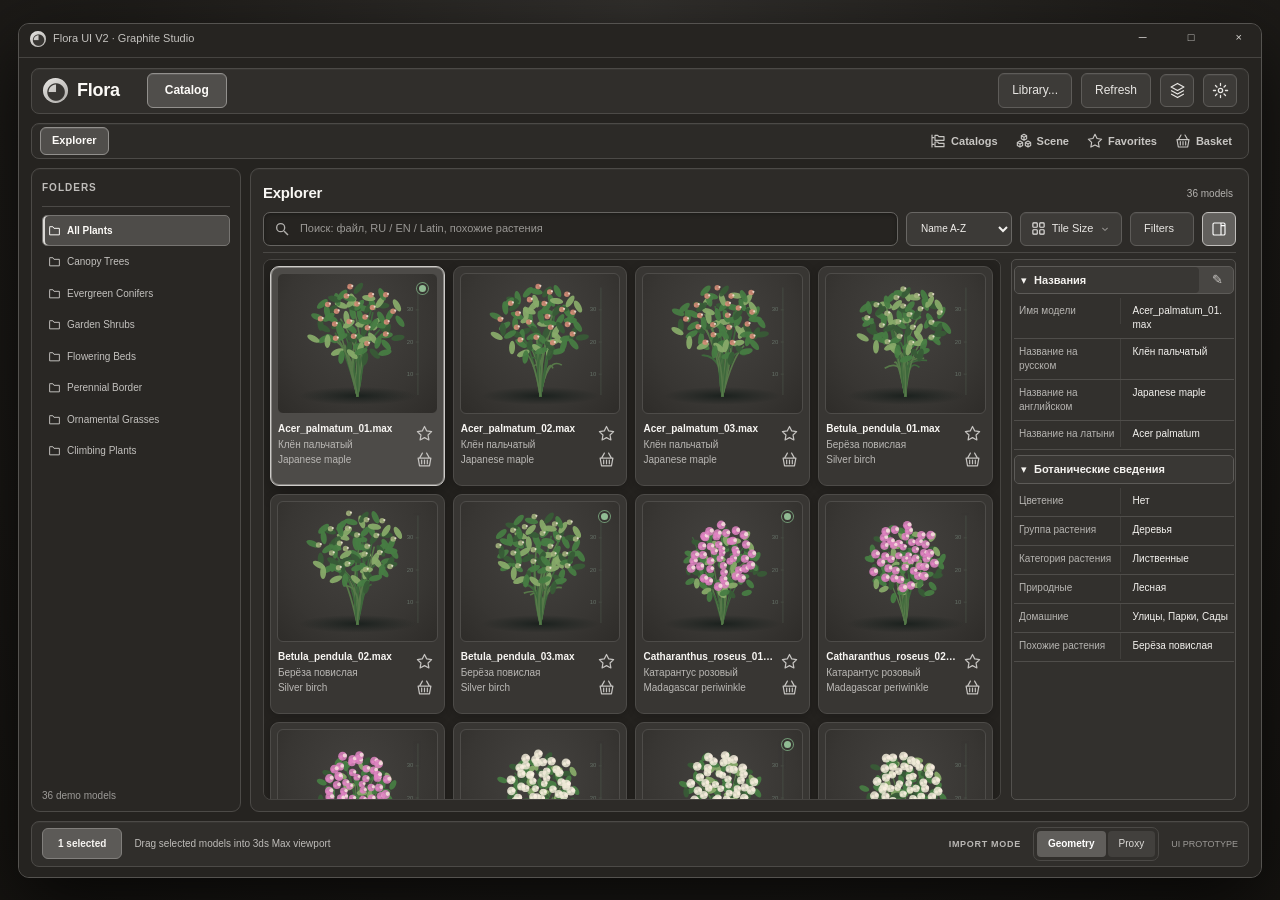
<file: flora-ui-warm/index.html>
<!doctype html><html lang="ru"><head><meta charset="utf-8">
<meta name="viewport" content="width=device-width, initial-scale=1">
<meta http-equiv="refresh" content="0; url=../flora-ui-max/">
<link rel="canonical" href="https://astrawork-1104.github.io/sylva/flora-ui-max/">
<title>Flora - 3ds Max Dark</title><style>html,body{background:#303030;color:#ddd;font:14px "Segoe UI",Arial,sans-serif;padding:12px}a{color:#aecae0}</style></head>
<body><p>Новая версия Flora в цветах 3ds Max: <a href="../flora-ui-max/">открыть актуальный макет</a>.</p>
<script>location.replace("../flora-ui-max/");</script></body></html>
</file>
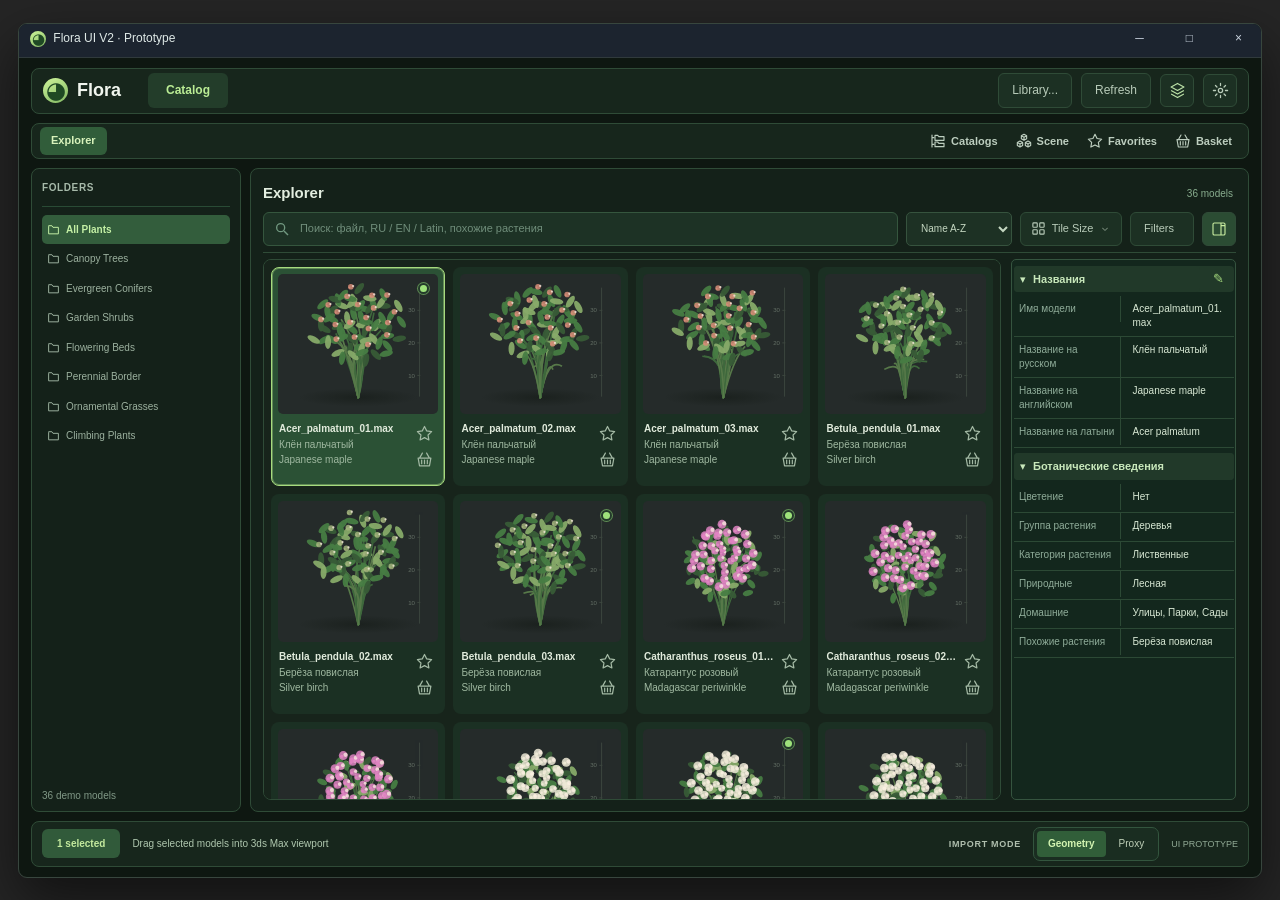
<file: flora-ui/index.html>
<!doctype html>
<html lang="ru">
<head>
  <meta charset="utf-8">
  <meta name="viewport" content="width=device-width, initial-scale=1">
  <title>Flora UI - Interactive Design Workspace</title>
  <meta name="description" content="Editable interactive interface prototype for Flora, 3ds Max 2026 and Corona 14">
  <link rel="stylesheet" href="./styles.css">
  <script src="./app.js" defer></script>
</head>
<body>
<div class="stage">
  <div class="desktop-window" id="floraApp">
    <div class="os-bar"><span class="logo logo-mini" aria-hidden="true">◕</span> Flora UI V2 · Prototype <span class="os-actions">─ &nbsp; □ &nbsp; ×</span></div>
    <div class="application">
      <header class="top-header">
        <span class="logo" aria-hidden="true">◕</span><strong class="brand-title">Flora</strong>
        <nav class="workspace-nav" aria-label="Application workspace">
          <button type="button" class="workspace-tab active" data-workspace="catalog">Catalog</button>
        </nav>
        <span class="fill"></span>
        <button class="toolbar-button" type="button" id="libraryButton">Library...</button>
        <button class="toolbar-button" type="button" id="refreshButton">Refresh</button>
        <a href="./material-manager.html" target="flora-material-manager" title="Material Manager - open separate window" aria-label="Open Material Manager" class="toolbar-button icon-button manager-link" id="managerButton">
          <svg viewBox="0 0 24 24" width="17" height="17" fill="none" stroke="currentColor" stroke-width="1.7" stroke-linejoin="round"><path d="m12 2 9 5-9 5-9-5zM3 12l9 5 9-5M3 17l9 5 9-5"/></svg>
        </a>
        <button class="toolbar-button icon-button" type="button" title="Settings" aria-label="Open settings" id="settingsButton">
          <svg viewBox="0 0 24 24" width="17" height="17" fill="none" stroke="currentColor" stroke-width="1.8" stroke-linecap="round"><circle cx="12" cy="12" r="3"/><path d="M12 2v3m0 14v3M2 12h3m14 0h3M4.9 4.9 7 7m10 10 2.1 2.1M19.1 4.9 17 7M7 17l-2.1 2.1"/></svg>
        </button>
        <span class="app-version">3ds Max 2026 · Corona 14</span>
      </header>

      <section id="catalogWorkspace" class="workspace-container">
        <nav class="catalog-nav" aria-label="Разделы библиотеки">
 <div id="catalogTabs" class="catalog-tabs"></div><span class="fill"></span>
 <div class="catalog-actions" aria-label="Разделы Flora">
 <div class="catalogs-dropdown" id="catalogsDropdown"><button type="button" class="catalog-tab icon-nav catalogs-trigger" id="catalogsButton" title="Catalogs" aria-label="Catalogs" aria-expanded="false" aria-haspopup="true"><svg viewBox="0 0 24 24" aria-hidden="true"><path d="M3 3v18M3 7h3M3 17h3"/><path d="M7.5 3.5h4l1.8 2H21v5.5H7.5z"/><path d="M7.5 13.5h4l1.8 2H21v5H7.5z"/></svg><span class="nav-label">Catalogs</span></button><div id="catalogsMenu" class="catalogs-menu" hidden role="menu"></div></div>
 <button type="button" class="catalog-tab icon-nav" data-catalog="scene" title="Scene" aria-label="Scene"><svg viewBox="0 0 24 24" aria-hidden="true"><path d="m12 2 4 2.25v4.5L12 11 8 8.75v-4.5L12 2Z M8 4.25 12 6.5l4-2.25 M12 6.5V11"/><path d="m6 12 4 2.25v4.5L6 21l-4-2.25v-4.5L6 12Z M2 14.25 6 16.5l4-2.25 M6 16.5V21"/><path d="m18 12 4 2.25v4.5L18 21l-4-2.25v-4.5L18 12Z M14 14.25l4 2.25 4-2.25 M18 16.5V21"/></svg><span class="nav-label">Scene</span></button>
 <button type="button" class="catalog-tab icon-nav" data-catalog="favorites" title="Favorites" aria-label="Favorites"><svg viewBox="0 0 24 24" aria-hidden="true"><path d="m12 2 3.1 6.28 6.94 1.01-5.02 4.9 1.18 6.92L12 17.84l-6.2 3.27 1.18-6.92-5.02-4.9 6.94-1.01z"/></svg><span class="nav-label">Favorites</span></button>
 <button type="button" class="catalog-tab icon-nav" data-catalog="basket" title="Basket" aria-label="Basket"><svg viewBox="0 0 24 24" aria-hidden="true"><path d="m5 10 4-7m10 7-4-7M3 10h18l-2 11H5L3 10Z"/><path d="M8 13v5m4-5v5m4-5v5"/></svg><span class="nav-label">Basket</span><span id="navBasketCount" class="icon-count" hidden></span></button>
 </div></nav></nav>
        <main class="catalog-body" id="catalogBody">
          <aside class="sidebar">
            <div class="sidebar-heading" id="sidebarHeading">FOLDERS</div>
            <div id="sidebarContent" class="sidebar-content" role="tree"></div>
            <div id="sidebarFooter" class="sidebar-footer">36 demo models</div>
          </aside>
          <section class="library-area">
            <div class="content-heading"><div><h1 id="collectionTitle">Explorer</h1><p id="collectionPath" hidden></p></div><div class="content-actions"><button id="explorerInfoButton" type="button" class="toolbar-button" hidden>Import Descriptions</button><div id="explorerInfoStatus" class="explorer-info-status" hidden></div><div id="contentTag" class="content-tag" hidden>Curated collection · concept</div><span id="modelCount" class="model-count">36 models</span></div></div>
            <div id="collectionDescription" class="composition-intro" hidden></div>
            <div class="search-toolbar">
              <div class="search-holder"><svg viewBox="0 0 24 24" width="16" height="16" fill="none" stroke="currentColor" stroke-width="2"><circle cx="10" cy="10" r="6"/><path d="m15 15 6 6"/></svg><input id="modelSearch" type="search" placeholder="Поиск: файл, RU / EN / Latin, похожие растения" autocomplete="off" aria-label="Search plant models"></div>
              <select id="sortSelect" aria-label="Sort models"><option value="asc">Name A-Z</option><option value="desc">Name Z-A</option></select>
              <button type="button" class="toolbar-button tile-trigger" id="tileSizeButton" title="Tile Size" aria-label="Tile Size" aria-haspopup="dialog" aria-controls="tileSizePopover" aria-expanded="false"><svg viewBox="0 0 24 24" aria-hidden="true"><rect x="3" y="3" width="7" height="7" rx="1.2"/><rect x="14" y="3" width="7" height="7" rx="1.2"/><rect x="3" y="14" width="7" height="7" rx="1.2"/><rect x="14" y="14" width="7" height="7" rx="1.2"/></svg><span>Tile Size</span><svg viewBox="0 0 24 24" aria-hidden="true"><path d="m7 10 5 5 5-5"/></svg></button>
              <button id="filterButton" type="button" class="toolbar-button filter-trigger" aria-expanded="false">Filters <span id="filterCount"></span></button>
              <button id="propertyPanelButton" type="button" class="toolbar-button icon-button active" title="Show or hide Properties" aria-label="Show or hide Properties" aria-pressed="true"><svg viewBox="0 0 24 24" width="16" height="16" fill="none" stroke="currentColor" stroke-width="1.7"><rect x="3" y="3" width="18" height="18" rx="2"/><path d="M15 3v18M15 7h6"/></svg></button>
            </div>
            <div id="filterPanel" class="filter-panel" hidden aria-label="Фильтры растений">
              <div class="filter-header"><strong>Фильтры</strong><span id="filterPanelCount" class="filter-active-count" hidden></span><span class="fill"></span><button type="button" id="resetFilters" class="toolbar-button">Сбросить</button></div>
              <div id="filterScroll" class="filter-scroll" tabindex="0" aria-label="Прокручиваемые фильтры">
                <div class="filter-content">
                  <div class="filter-controls">
                    <label>Группа растения<select id="filterGroup"><option value="">Все группы</option></select></label>
                    <label>Категория растения<select id="filterCategory" disabled><option value="">Сначала выберите группу</option></select></label>
                    <fieldset class="filter-flowering"><legend>Цветение</legend><div class="filter-segments" id="filterFlowerSegments">
                      <button type="button" data-flowering="" class="active" aria-pressed="true">Все</button>
                      <button type="button" data-flowering="Да" aria-pressed="false">Да</button>
                      <button type="button" data-flowering="Нет" aria-pressed="false">Нет</button>
                    </div></fieldset>
                    <div class="filter-height"><div class="filter-field-label">Высота, см <small>позже</small></div><div class="filter-height-fields"><input id="filterMinHeight" type="number" min="0" placeholder="От" aria-label="Высота от" disabled><input id="filterMaxHeight" type="number" min="0" placeholder="До" aria-label="Высота до" disabled></div></div>
                  </div>
                  <section class="filter-environment" aria-label="Фильтрация по среде">
                    <div class="filter-section-heading"><strong>Среда</strong></div>
                    <div class="filter-environment-controls">
                      <label>Тип среды<select id="filterEnvironment">
                        <option value="">Все среды</option>
                        <option value="Природные">Природные</option>
                        <option value="Домашние">Домашние</option>
                      </select></label>
                      <label>Категория среды<select id="filterEnvironmentCategory" disabled>
                        <option value="">Сначала выберите тип среды</option>
                      </select></label>
                    </div>
                  </section>
                </div>
              </div>
            </div>
            <div class="results-shell" id="resultsShell">
              <div id="modelGrid" class="model-grid" role="list" aria-label="Plant models"></div>
              <aside id="propertiesPanel" class="properties-panel" aria-label="Properties">
                <div id="propertiesResize" class="properties-resize" role="separator" aria-label="Resize Properties" tabindex="0" aria-orientation="vertical"></div>
                <div id="propertyRows" class="property-rows"><p class="empty-property">Select a model or thematic collection to inspect its properties.</p></div>
              </aside>
            </div>
          </section>
        </main>
        <footer class="statusbar" id="catalogFooter">
          <span class="selected-pill" id="selectionCount">0 selected</span><span id="statusHint">Drag selected models into 3ds Max viewport</span>
          <span class="fill"></span><span class="footer-label">IMPORT MODE</span>
          <div class="segmented" id="proxyControls" role="group" aria-label="Import Mode"><button type="button" data-proxy="Geometry" class="active">Geometry</button><button type="button" data-proxy="Proxy">Proxy</button></div>
          <span class="prototype-note">UI PROTOTYPE</span>
        </footer>
      <section id="basketWorkspace" class="basket-workspace" hidden aria-labelledby="basketHeading">
        <div class="basket-top">
          <div>
            <div class="basket-eyebrow">FLORA / CATALOG</div>
            <h1 id="basketHeading">Import Basket <span id="basketCount" class="basket-heading-count">0 plants</span></h1>
            <p>Collect models from Explorer, Favorites and installed catalogs. Import uses the existing Flora workflow in 3ds Max.</p>
          </div>
          <button type="button" class="toolbar-button" id="basketClear">Clear Basket</button>
        </div>
        <div class="basket-toolbar">
          <div class="basket-toolbar-info"><strong id="basketSummary">0 models in basket</strong><span>Checked models will participate in the batch import</span></div>
          <button type="button" class="toolbar-button tile-trigger" id="basketTileSizeButton" title="Tile Size" aria-label="Tile Size" aria-haspopup="dialog" aria-controls="tileSizePopover" aria-expanded="false"><svg viewBox="0 0 24 24" aria-hidden="true"><rect x="3" y="3" width="7" height="7" rx="1.2"/><rect x="14" y="3" width="7" height="7" rx="1.2"/><rect x="3" y="14" width="7" height="7" rx="1.2"/><rect x="14" y="14" width="7" height="7" rx="1.2"/></svg><span>Tile Size</span><svg viewBox="0 0 24 24" aria-hidden="true"><path d="m7 10 5 5 5-5"/></svg></button>
        </div>
        <div id="basketGrid" class="basket-grid" role="list" aria-label="Models in import basket"></div>
        <footer class="statusbar basket-footer">
          <span class="selected-pill" id="basketSelectedCount">0 checked</span>
          <span class="basket-footer-hint">Merge or Corona Proxy · origin (0, 0, 0) · original source names</span>
          <span class="fill"></span>
          <span class="footer-label">IMPORT MODE</span><div class="segmented" id="basketProxyControls" role="group" aria-label="Basket Import Mode"><button type="button" data-proxy="Geometry" class="active">Geometry</button><button type="button" data-proxy="Proxy">Proxy</button></div>
          <span class="basket-demo-label">UI PROTOTYPE</span>
          <button id="basketImport" type="button" class="primary" disabled>Import</button>
        </footer>
      </section>
      </section>

    </div>
  </div>
</div>

<div id="modalBackdrop" class="modal-backdrop" hidden>
  <div class="modal" role="dialog" aria-modal="true" aria-labelledby="modalTitle">
    <div class="modal-header"><h2 id="modalTitle">Settings</h2><button type="button" id="closeModal" class="close-button" aria-label="Close">×</button></div>
    <div id="modalBody"></div>
    <div class="modal-footer"><button id="modalCancel" class="toolbar-button">Cancel</button><button id="modalConfirm" class="primary">Done</button></div>
  </div>
</div>

<div id="tileSizePopover" class="tile-size-popover" role="dialog" aria-label="Tile Size" hidden>
 <div class="tile-popover-heading"><label for="tileSize">Tile Size</label><output id="tileSizeValue" for="tileSize">176 px</output></div>
 <input id="tileSize" type="range" min="136" max="260" step="2" value="176" aria-label="Размер карточек, крайнее положение: Table View">
 <div class="tile-popover-hint">Последнее положение - Table View</div>
</div>
<div id="plantContextMenu" class="plant-context-menu" role="menu" hidden>
  <button type="button" id="contextAddBasket" role="menuitem">Add to Basket</button>
  <button type="button" id="contextSelectModel" role="menuitem">Select Model</button>
</div>
<div class="toast" id="toast" role="status" aria-live="polite" hidden></div>
</body>
</html>
</file>
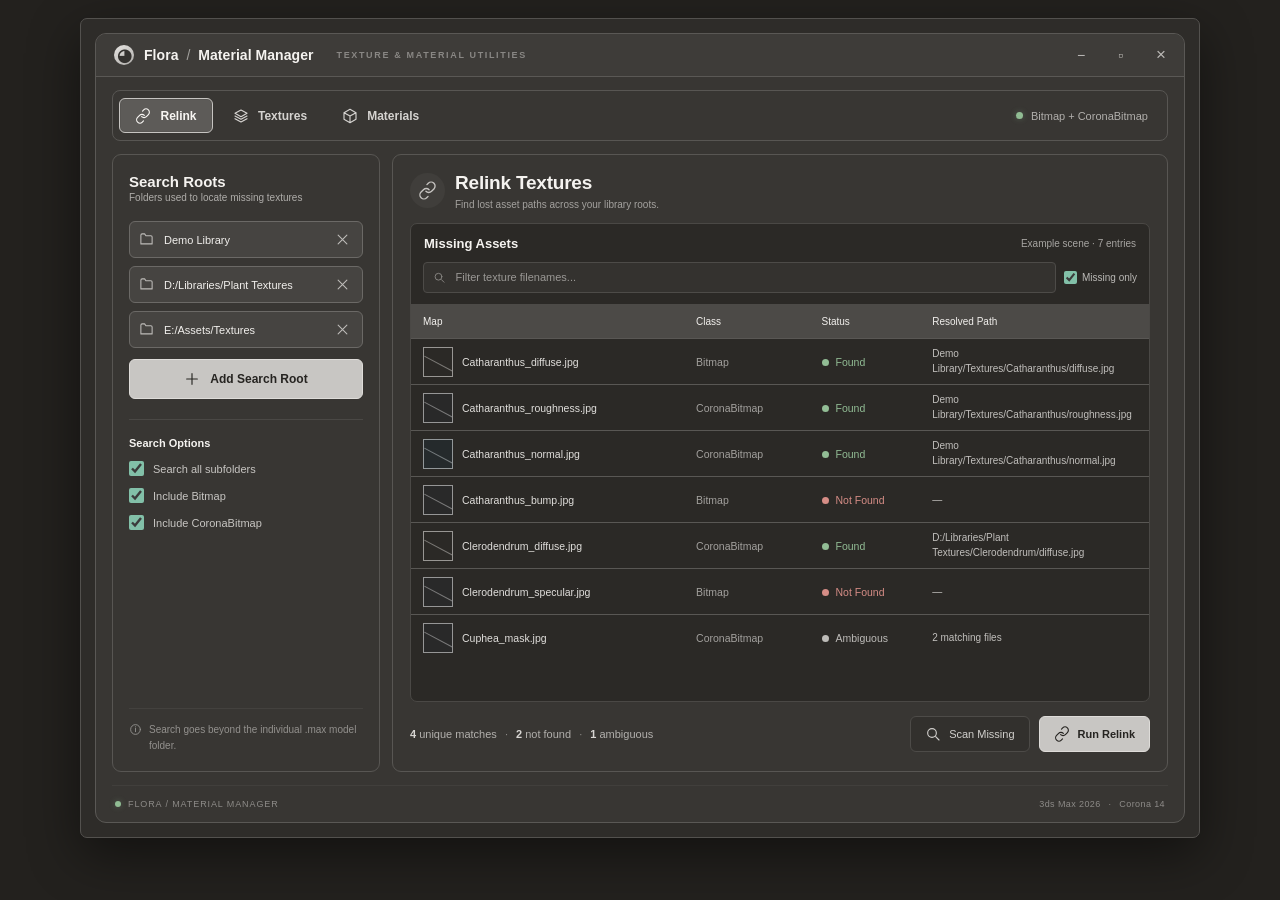
<file: flora-ui-max/material-manager.html>
<!doctype html>
<html lang="en">
<head>
<meta charset="utf-8">
<meta name="viewport" content="width=device-width,initial-scale=1">
<title>Flora - Material Manager | Flora UI V2 Prototype - 3ds Max Dark</title>
<style>
:root{color-scheme:dark;--bg:#2a2825;--panel:#2b2926;--line:#43413e;--line2:#3d3b38;--fg:#e4e2df;--dim:#9d9b98;--green:#b9b7b4;--button:#4e4c49;--ok:#bbb9b6;--bad:#b3b1ae;--yellow:#b7b5b2;font-family:Inter,'Segoe UI',Arial,sans-serif;font-size:12px}
*{box-sizing:border-box}body{margin:0;padding:18px;background:#32302d;color:var(--fg)}button,input{font:inherit}button{cursor:pointer}button:focus-visible,input:focus-visible{outline:2px solid var(--green);outline-offset:2px}button:disabled{opacity:.42;cursor:not-allowed}
.shell{width:min(1120px,100%);min-height:820px;max-height:calc(100vh - 36px);margin:0 auto;padding:14px;border:1px solid #363431;background:#292724;border-radius:7px;display:flex;flex-direction:column;overflow:hidden;box-shadow:none}
.window{border:1px solid #44423f;border-radius:11px;overflow:hidden;background:#2b2926;display:flex;flex-direction:column;min-height:0;flex:1}
.titlebar{flex:none;height:43px;background:#33312e;border-bottom:1px solid #403e3b;display:flex;align-items:center;gap:10px;padding:0 18px;white-space:nowrap}
.leaf{width:20px;height:20px;border-radius:50%;background:#b6b4b1;color:#3c3a37;display:inline-flex;align-items:center;justify-content:center;font-size:17px;font-weight:800;line-height:1}
.titlebar strong{font-size:14px;font-weight:600;letter-spacing:.05px}.titlebar strong span{font-weight:400;color:#a2a09d;margin:0 4px}.eyebrow{font-size:9px;letter-spacing:1.65px;color:#898784;margin-left:13px;font-weight:600}.window-controls{margin-left:auto;display:flex;gap:33px;color:#bdbbb8;font-size:14px;align-items:center}.window-controls span:last-child{font-size:17px}
.content{flex:1;min-height:0;display:flex;flex-direction:column;padding:13px 16px 0;gap:13px}.toolbar{flex:none;min-height:51px;border:1px solid #403e3b;border-radius:8px;background:#2b2926;padding:6px;display:flex;align-items:center;justify-content:space-between;gap:9px}
.tabs,.scope-buttons{display:flex;align-items:center;gap:5px}.tabs button{background:transparent;border:1px solid transparent;color:#d5d3d0;display:inline-flex;align-items:center;justify-content:center;gap:9px;min-width:94px;height:35px;padding:0 14px;border-radius:6px;font-weight:600}.tabs button:hover{background:#403e3b}.tabs button.active{background:#4b4946;border-color:#6a6865;box-shadow:inset 0 0 0 1px #585653;color:#e4e2df}.tabs svg,.toolbuttons svg,.add-root svg{width:16px;height:16px;flex:none}.support{color:#b1afac;display:flex;align-items:center;gap:8px;margin-right:13px;font-size:11px}.led{display:inline-block;background:#b7b5b2;box-shadow:0 0 8px #b9b7b480;height:7px;width:7px;border-radius:50%}.scope{display:flex;align-items:center;gap:10px;margin-left:auto}.scope>label{color:#9b9996;font-size:9px;letter-spacing:.9px;white-space:nowrap}.scope-buttons{background:#2a2825;border:1px solid #4f4d4a;border-radius:7px;padding:3px;gap:0}.scope-buttons button{padding:9px 14px;border:1px solid transparent;border-radius:5px;background:transparent;color:#c7c5c2;font-size:11px;white-space:nowrap}.scope-buttons button.active{background:#4a4845;color:#dddbd8;border-color:#6a6865}.scope-buttons button:not(.active):hover{background:#3a3835}
.body{min-height:0;flex:1;display:flex;gap:12px}.surface{border:1px solid #42403d;border-radius:9px;background:#2b2926}
/* Relink */
.sidebar{flex:0 0 268px;display:flex;flex-direction:column;padding:18px 16px}.sidebar h2{font-size:15px;margin:0 0 2px}.sidebar p{font-size:10px;color:#afadaa;margin:0 0 18px}.roots{display:flex;flex-direction:column;gap:8px}.root{display:flex;align-items:center;gap:10px;height:37px;padding:0 9px;background:#363431;border:1px solid #4b4946;border-radius:6px;color:#c6c4c1}.root .root-label{flex:1;white-space:nowrap;overflow:hidden;text-overflow:ellipsis;font-size:11px}.root svg{color:#bdbbb8;width:15px;height:15px;flex-shrink:0}.root button{border:0;background:transparent;color:#9a9895;padding:3px;display:flex;align-items:center;justify-content:center}.root button:hover{color:white}.add-root{background:#4f4d4a;border:1px solid #696764;border-radius:6px;color:#e8e6e3;height:40px;font-weight:650;display:flex;gap:10px;justify-content:center;align-items:center;margin-top:11px}.add-root:hover,.primary:hover{filter:brightness(1.13)}.root-form{display:none;margin-top:9px;gap:6px}.root-form.shown{display:flex}.root-form input{width:100%;min-width:0;background:#2a2825;border:1px solid #686663;border-radius:5px;color:#eae8e5;padding:8px;font-size:11px}.root-form button{border:1px solid #6a6865;border-radius:5px;background:#42403d;color:#e0dedb;padding:7px}.side-divider{height:1px;background:#4a4845;margin:20px 0 17px}.sidebar h3{font-size:11px;margin:0 0 12px}.option{display:flex;align-items:center;gap:9px;margin-bottom:12px;color:#c7c5c2;font-size:11px;cursor:pointer}.option input,.only-missing input,.select-cell input{width:15px;height:15px;accent-color:#b5b3b0;margin:0;cursor:pointer}.tip{margin-top:auto;padding-top:13px;border-top:1px solid #43413e;color:#93918e;display:flex;align-items:flex-start;gap:7px;font-size:10px;line-height:1.55}.tip svg{width:13px;height:13px;flex:none;margin-top:1px}
.relink-main{min-width:0;flex:1;display:flex;flex-direction:column;padding:17px}.heading{display:flex;align-items:center;gap:10px;min-width:0}.heading-icon{width:35px;height:35px;flex:none;display:grid;place-items:center;border-radius:50%;background:#403e3b;color:#c6c4c1}.heading-icon svg{width:19px;height:19px}.heading h1{font-size:19px;line-height:1.2;margin:0 0 4px;font-weight:700;letter-spacing:-.2px}.heading p{font-size:10px;color:#a4a29f;margin:0}.datacard{border:1px solid #4a4845;border-radius:7px;overflow:hidden;background:#2b2926;min-height:0;margin-top:13px;display:flex;flex-direction:column;flex:1}.datahead{flex:none;padding:12px 13px 11px;display:flex;align-items:center;justify-content:space-between;gap:8px}.datahead strong{font-size:13px}.datahead span{font-size:10px;color:#a7a5a2}.filterline{padding:0 12px 11px;display:flex;align-items:center;gap:8px}.filter{flex:1;min-width:0;display:flex;align-items:center;gap:8px;background:#34322f;border:1px solid #4d4b48;border-radius:4px;color:#8d8b88;padding:0 9px;height:31px}.filter svg{width:13px;height:13px}.filter input{border:0;outline:0;background:transparent;color:#e6e4e1;width:100%;min-width:0;font-size:11px}.filter input::placeholder{color:#9a9895}.only-missing{display:flex;gap:5px;align-items:center;white-space:nowrap;color:#bab8b5;font-size:10px}.only-missing input{width:13px;height:13px}
.table-scroll{flex:1;min-height:0;overflow:auto}.data-table{width:100%;border-collapse:collapse;table-layout:fixed}.data-table th{position:sticky;top:0;z-index:1;background:#383633;color:#a6a4a1;font-size:10px;font-weight:500;height:35px;text-align:left;padding:0 12px}.data-table td{height:46px;vertical-align:middle;padding:6px 12px;color:#c6c4c1;border-top:1px solid #3e3c39;font-size:10.5px}.data-table tbody tr:hover{background:#34322f}.data-table td:last-child{overflow-wrap:anywhere;color:#c1bfbc;font-size:10px;line-height:1.45}.filename{display:flex;align-items:center;gap:9px;min-width:0}.filename>span:last-child{overflow:hidden;text-overflow:ellipsis;white-space:nowrap;color:#e1dfdc;font-weight:500}.thumb{height:30px;width:30px;display:inline-block;flex:none;position:relative;background:#2b2926;border:1px solid #989693;overflow:hidden}.thumb:after{content:'';position:absolute;inset:-6px;transform:rotate(28deg);border-top:1px solid #d8d6d377;top:16px}.thumb.gray{filter:grayscale(.94)}.thumb.purple{filter:hue-rotate(150deg) saturate(1.4)}.class-cell{color:#a3a19e!important}.state{display:inline-flex;align-items:center;gap:7px;white-space:nowrap}.state:before{content:'';width:7px;height:7px;border-radius:50%;background:currentColor}.found{color:var(--ok)!important}.notfound{color:var(--bad)!important}.ambiguous{color:var(--yellow)!important}
.endrow{flex:none;min-height:52px;display:flex;justify-content:space-between;align-items:center;gap:12px;padding-top:12px;color:#b2b0ad;font-size:11px}.endrow b{color:#d8d6d3}.endrow .separator{color:#8b8986;margin:0 5px}.toolbuttons{display:flex;gap:9px}.toolbuttons button{height:36px;border-radius:6px;padding:0 14px;display:inline-flex;align-items:center;justify-content:center;gap:8px;font-size:11px;white-space:nowrap}.secondary{border:1px solid #4d4b48;background:#32302d;color:#d1cfcc}.secondary:hover{background:#403e3b}.primary{background:#504e4b;border:1px solid #797774;color:#e8e6e3;font-weight:650}
/* Textures, Materials */
.work-main{flex:1;min-width:0;padding:21px 19px 17px;display:flex;flex-direction:column;gap:18px}.work-intro{display:flex;justify-content:space-between;align-items:center;gap:15px}.scope-indicator{border-radius:6px;background:#373532;border:1px solid #504e4b;color:#bebcb9;padding:10px 13px;font-size:10px;white-space:nowrap}.stats{display:grid;grid-template-columns:repeat(4,minmax(0,1fr));gap:11px}.stat{min-height:81px;border:1px solid #504e4b;border-radius:6px;background:#34322f;padding:13px 16px;display:flex;flex-direction:column;gap:2px}.stat small{font-size:10px;color:#a19f9c}.stat strong{font-size:24px;color:#c9c7c4;letter-spacing:-.6px}.work-card{margin-top:0;flex:1}.work-card .data-table th{height:35px}.work-card .data-table td{height:49px}.work-card .datahead{height:45px}.td-value{color:#e4e2df!important;font-weight:600}.matchnote{font-size:10px;color:#b7b5b2}.evaluation{line-height:1.7}.evaluation strong{font-weight:500}.evaluation small{display:block;color:#b0aeab;font-size:10px}.danger-note{display:flex;align-items:center;gap:8px;background:#34322f;border:1px solid #575552;color:#b5b3b0;padding:12px;border-radius:6px;font-size:11px}.danger-note svg{width:15px;height:15px;flex:none}.work-note{display:flex;align-items:center;gap:9px;color:#b3b1ae;font-size:11px}.work-note svg{width:15px;height:15px;flex:none}.work-actions{display:flex;justify-content:flex-end;gap:8px;margin-top:auto}.work-actions button{padding:10px 15px;display:inline-flex;align-items:center;gap:8px;font-size:11px;border-radius:6px}.work-actions svg{height:15px;width:15px}.select-cell{text-align:center}.table-check:disabled{opacity:.35}
.toast{display:none;border:1px solid #6e6c69;background:#383633;border-radius:6px;padding:9px 12px;color:#cfcdca;font-size:11px;align-items:center;justify-content:space-between;gap:12px}.toast.shown{display:flex}.toast button{border:none;background:none;color:#e2e0dd;padding:0 4px;font-size:16px}
.footer{flex:none;height:37px;display:flex;align-items:center;justify-content:space-between;border-top:1px solid #413f3c;color:#8d8b88;font-size:9px;letter-spacing:.9px;padding:0 3px}.footer .led{height:6px;width:6px;margin-right:7px}.footer .right{letter-spacing:.4px}.footer i{font-style:normal;padding:0 5px}
.is-hidden{display:none!important}
@media (max-width:900px){body{padding:0}.shell{min-height:700px;max-height:none;padding:7px}.sidebar{flex-basis:220px;padding:13px}.content{padding:10px;gap:10px}.relink-main{padding:13px}.work-main{padding:15px;gap:13px}.data-table td,.data-table th{padding-left:8px;padding-right:8px}.scope>label{display:none}}
@media (max-width:690px){.shell{min-height:100vh;max-height:none}.content{flex:1}.titlebar{padding:0 10px}.eyebrow{display:none}.window-controls{gap:12px}.toolbar{flex-wrap:wrap}.scope{width:100%;justify-content:space-between}.scope>label{display:block}.scope-buttons button{padding:8px}.tabs{flex:1}.tabs button{min-width:0;padding:0 10px}.body.relink-mode{flex-direction:column}.sidebar{flex:auto;min-height:280px}.tip{margin-top:8px}.relink-main{min-height:600px}.work-main{min-height:750px}.stats{grid-template-columns:repeat(2,1fr)}.work-intro{align-items:flex-start;flex-direction:column}.scope-indicator{align-self:flex-end}.data-table{min-width:640px}.endrow{flex-wrap:wrap}.work-actions{flex-wrap:wrap}.footer{font-size:8px}}


/* 3ds Max Dark: neutral charcoal controls with green accent states. */
:root{color-scheme:dark;--bg:#33312e;--panel:#44423f;--line:#5d5b58;--line2:#585653;--fg:#e3e1de;--dim:#b1afac;--green:#82c0a8;--button:#4e4c49;--ok:#a0c29a;--bad:#d17d7b;--yellow:#c8a45e}
body{background:#2e2c29;color:#e4e2df}
button,select,input{accent-color:#82c0a8}
button:hover{background:#62605d}
button:focus-visible,input:focus-visible{outline:2px solid #8dcbb6;outline-offset:1px}
input[type=checkbox],progress{accent-color:#82c0a8}
button.active,button[aria-pressed=true]{background:#436f5e;border-color:#78af99;color:#fbf9f6}


/* Graphite Studio - Material Manager */
:root{--bg:#272522;--panel:#363431;--line:#565451;--line2:#4e4c49;--fg:#f4f2ef;--dim:#bab8b5;--green:#d0cecb;--button:#474542;--ok:#92bd95;--bad:#d68d86;--yellow:#bdbbb8}
body{background:#23211e;color:#f5f3f0}
.shell{background:#2e2c29;border-color:#53514e;box-shadow:0 17px 52px #0007}
.window{background:#383633;border-color:#5a5855}
.titlebar{background:#3e3c39;border-color:#5a5855}
.leaf{background:linear-gradient(145deg,#e7e5e2,#aeaca9);color:#34322f}
.toolbar,.surface,.sidebar,.relink-main,.work-main{background:#383633;border-color:#585653}
.tabs button:hover,.scope-buttons button:hover{background:#514f4c}
.tabs button.active,.scope-buttons button.active{background:#5d5b58;border-color:#c6c4c1;color:#f8f6f3}
.scope-buttons{background:#32302d;border-color:#565451}
.root{background:#464441;border-color:#6b6966;color:#f1efec}
.add-root,.primary{background:#c8c6c3;border-color:#dedcd9;color:#262421}
.add-root:hover,.primary:hover{background:#e6e4e1;color:#1d1b18}
button,input,select{accent-color:#d4d2cf}
button:focus-visible,input:focus-visible{outline:2px solid #d3d1ce;outline-offset:2px}
input,select{background:#403e3b;border-color:#6f6d6a;color:#f4f2ef}
.data-table th,.data-table thead th{background:#4c4a47;color:#f2f0ed}
.data-table td,.data-table th{border-color:#595754}
.led{background:#90bc93;box-shadow:0 0 6px #90bc9355}

</style>
</head>
<body>
<!-- Interactive HTML design prototype. All numerical values and rows are illustrative; no 3ds Max scene is accessed. -->
<svg xmlns="http://www.w3.org/2000/svg" style="position:absolute;width:0;height:0;overflow:hidden" aria-hidden="true">
 <symbol id="ic-link" viewBox="0 0 24 24"><path d="M10 13a5 5 0 0 0 7.1 0l3-3a5 5 0 0 0-7.1-7.1l-1.7 1.7M14 11a5 5 0 0 0-7.1 0l-3 3a5 5 0 0 0 7.1 7.1l1.7-1.7"/></symbol>
 <symbol id="ic-layers" viewBox="0 0 24 24"><path d="m12 3 9 5-9 5-9-5 9-5zM3 12l9 5 9-5M3 16l9 5 9-5"/></symbol>
 <symbol id="ic-box" viewBox="0 0 24 24"><path d="m12 2 9 5v10l-9 5-9-5V7l9-5zM3 7l9 5 9-5M12 12v10"/></symbol>
 <symbol id="ic-folder" viewBox="0 0 24 24"><path d="M3 7V5a2 2 0 0 1 2-2h4l2 3h8a2 2 0 0 1 2 2v11H3z"/></symbol>
 <symbol id="ic-close" viewBox="0 0 24 24"><path d="M5 5l14 14M19 5 5 19"/></symbol>
 <symbol id="ic-add" viewBox="0 0 24 24"><path d="M12 4v16M4 12h16"/></symbol>
 <symbol id="ic-search" viewBox="0 0 24 24"><circle cx="10.5" cy="10.5" r="6.5"/><path d="m16 16 5 5"/></symbol>
 <symbol id="ic-info" viewBox="0 0 24 24"><circle cx="12" cy="12" r="9"/><path d="M12 10v6M12 7v.3"/></symbol>
</svg>
<div class="shell"><div class="window">
<header class="titlebar"><span class="leaf" aria-hidden="true">◕</span><strong>Flora <span>/</span> Material Manager</strong><span class="eyebrow">TEXTURE &amp; MATERIAL UTILITIES</span><div class="window-controls" aria-hidden="true"><span>−</span><span>▫</span><span>×</span></div></header>
<div class="content">
 <div class="toolbar"><nav class="tabs" aria-label="Sections">
   <button class="active" type="button" data-tab="relink"><svg><use href="#ic-link"/></svg>Relink</button>
   <button type="button" data-tab="textures"><svg><use href="#ic-layers"/></svg>Textures</button>
   <button type="button" data-tab="materials"><svg><use href="#ic-box"/></svg>Materials</button>
 </nav><div class="support" id="support"><span class="led"></span>Bitmap + CoronaBitmap</div>
 <div class="scope is-hidden" id="scope"><label>PROCESSING SCOPE</label><div class="scope-buttons" role="group" aria-label="Processing scope"><button class="active" type="button" data-scope="Flora Plants">Flora Plants</button><button type="button" data-scope="Selected Objects">Selected Objects</button><button type="button" data-scope="Entire Scene">Entire Scene</button></div></div></div>
 <div class="toast" id="toast" role="status" aria-live="polite"><span id="toast-text"></span><button id="dismiss" type="button" aria-label="Dismiss notice">×</button></div>
 <!-- RELINK -->
 <main class="body relink-mode" id="relink-screen">
  <aside class="sidebar surface"><h2>Search Roots</h2><p>Folders used to locate missing textures</p><div class="roots" id="roots"></div>
   <button type="button" class="add-root" id="add-root"><svg><use href="#ic-add"/></svg>Add Search Root</button>
   <form class="root-form" id="root-form"><input id="root-input" aria-label="Search root path" placeholder="Enter folder path..." required/><button type="submit">Add</button></form>
   <div class="side-divider"></div><h3>Search Options</h3>
   <label class="option"><input type="checkbox" checked/>Search all subfolders</label>
   <label class="option"><input type="checkbox" checked/>Include Bitmap</label>
   <label class="option"><input type="checkbox" checked/>Include CoronaBitmap</label>
   <div class="tip"><svg><use href="#ic-info"/></svg>Search goes beyond the individual .max model folder.</div>
  </aside>
  <section class="relink-main surface"><div class="heading"><span class="heading-icon"><svg><use href="#ic-link"/></svg></span><div><h1>Relink Textures</h1><p>Find lost asset paths across your library roots.</p></div></div>
   <div class="datacard"><div class="datahead"><strong>Missing Assets</strong><span>Example scene · 7 entries</span></div>
    <div class="filterline"><label class="filter"><svg><use href="#ic-search"/></svg><input id="texture-filter" type="search" placeholder="Filter texture filenames..." aria-label="Filter texture filenames"/></label><label class="only-missing"><input type="checkbox" checked id="missing-only"/>Missing only</label></div>
    <div class="table-scroll"><table class="data-table"><colgroup><col style="width:37%"/><col style="width:17%"/><col style="width:15%"/><col style="width:31%"/></colgroup><thead><tr><th>Map</th><th>Class</th><th>Status</th><th>Resolved Path</th></tr></thead><tbody id="missing-rows"></tbody></table></div>
   </div><div class="endrow"><span><b id="count-found">4</b> unique matches <span class="separator">·</span> <b id="count-missing">2</b> not found <span class="separator">·</span> <b id="count-ambiguous">1</b> ambiguous</span><div class="toolbuttons"><button class="secondary" type="button" id="scan"><svg><use href="#ic-search"/></svg>Scan Missing</button><button class="primary" type="button" id="run-relink"><svg><use href="#ic-link"/></svg>Run Relink</button></div></div>
  </section>
 </main>
 <!-- TEXTURES -->
 <main class="body is-hidden" id="textures-screen"><section class="work-main surface"><div class="work-intro"><div class="heading"><span class="heading-icon"><svg><use href="#ic-layers"/></svg></span><div><h1>Consolidate Textures</h1><p>Reuse one texture node where the file, map class and relevant settings are identical.</p></div></div><span class="scope-indicator">Current scope: <span data-current-scope>Flora Plants</span></span></div>
  <div class="stats"><div class="stat"><small>Texture nodes</small><strong>186</strong></div><div class="stat"><small>Potential duplicates</small><strong>27</strong></div><div class="stat"><small>Compatible groups</small><strong>6</strong></div><div class="stat"><small>Excluded by settings</small><strong>3</strong></div></div>
  <div class="datacard work-card"><div class="datahead"><strong>Duplicate Texture Groups</strong><span>Sample analysis preview</span></div><div class="table-scroll"><table class="data-table"><colgroup><col style="width:29%"/><col style="width:22%"/><col style="width:13%"/><col style="width:28%"/><col style="width:8%"/></colgroup><thead><tr><th>Texture filename</th><th>Map type</th><th>Copies</th><th>Comparison</th><th style="text-align:center">Select</th></tr></thead><tbody id="duplicate-rows"></tbody></table></div></div>
  <div class="work-note"><svg><use href="#ic-info"/></svg>Bitmap and CoronaBitmap remain separate classes. Files on disk are not changed.</div>
  <div class="work-actions"><button class="secondary" type="button" id="preview-textures"><svg><use href="#ic-search"/></svg>Preview Duplicates</button><button class="primary" type="button" id="consolidate-textures"><svg><use href="#ic-layers"/></svg>Consolidate Textures</button></div>
 </section></main>
 <!-- MATERIALS -->
 <main class="body is-hidden" id="materials-screen"><section class="work-main surface"><div class="work-intro"><div class="heading"><span class="heading-icon"><svg><use href="#ic-box"/></svg></span><div><h1>Consolidate Materials</h1><p>Reuse matching Corona materials after comparing the full supported parameter and texture graph.</p></div></div><span class="scope-indicator">Current scope: <span data-current-scope>Flora Plants</span></span></div>
  <div class="danger-note"><svg><use href="#ic-info"/></svg>Technical feasibility of reliable full comparison for CoronaPhysicalMtl and CoronaLegacyMtl must be verified before implementation. Unsupported cases stay separate.</div>
  <div class="stats"><div class="stat"><small>Corona materials</small><strong>94</strong></div><div class="stat"><small>Potential duplicates</small><strong>9</strong></div><div class="stat"><small>Matching groups</small><strong>2</strong></div><div class="stat"><small>Require review</small><strong>3</strong></div></div>
  <div class="datacard work-card"><div class="datahead"><strong>Material Comparison</strong><span>Sample analysis preview</span></div><div class="table-scroll"><table class="data-table"><colgroup><col style="width:29%"/><col style="width:22%"/><col style="width:13%"/><col style="width:36%"/></colgroup><thead><tr><th>Material</th><th>Type</th><th>Copies</th><th>Evaluation</th></tr></thead><tbody id="material-rows"></tbody></table></div></div>
  <div class="work-note"><svg><use href="#ic-info"/></svg>All meaningful parameters, connected maps and Color Correction settings must match. Import Merge logic is separate.</div>
  <div class="work-actions"><button class="secondary" type="button" id="preview-materials"><svg><use href="#ic-search"/></svg>Preview Identical Materials</button><button class="primary" type="button" id="consolidate-materials"><svg><use href="#ic-box"/></svg>Consolidate Materials</button></div>
 </section></main>
 <footer class="footer"><div><span class="led"></span>FLORA / MATERIAL MANAGER</div><div class="right">3ds Max 2026 <i>·</i> Corona 14</div></footer>
</div></div></div>
<script>
'use strict';
const $=s=>document.querySelector(s),$$=s=>Array.from(document.querySelectorAll(s));
const esc=s=>String(s).replace(/[&<>"']/g,c=>({'&':'&amp;','<':'&lt;','>':'&gt;','"':'&quot;',"'":'&#39;'}[c]));
const svg=(id)=>'<svg width="15" height="15" fill="none" stroke="currentColor" stroke-width="1.6" stroke-linecap="round" stroke-linejoin="round"><use href="#ic-'+id+'"/></svg>';
let scope='Flora Plants',roots=['Demo Library','D:/Libraries/Plant Textures','E:/Assets/Textures'];
const textures=[
 ['Catharanthus_diffuse.jpg','Bitmap','Found','Demo Library/Textures/Catharanthus/diffuse.jpg',''],
 ['Catharanthus_roughness.jpg','CoronaBitmap','Found','Demo Library/Textures/Catharanthus/roughness.jpg','gray'],
 ['Catharanthus_normal.jpg','CoronaBitmap','Found','Demo Library/Textures/Catharanthus/normal.jpg','purple'],
 ['Catharanthus_bump.jpg','Bitmap','Not Found','','gray'],
 ['Clerodendrum_diffuse.jpg','CoronaBitmap','Found','D:/Libraries/Plant Textures/Clerodendrum/diffuse.jpg',''],
 ['Clerodendrum_specular.jpg','Bitmap','Not Found','','gray'],
 ['Cuphea_mask.jpg','CoronaBitmap','Ambiguous','2 matching files','gray']
];
const duplicates=[
 ['leaf_diffuse.jpg','CoronaBitmap',8,'Same UVW, gamma and mapping',true,''],
 ['bark_roughness.jpg','Bitmap',5,'Same UVW, gamma and mapping',true,'gray'],
 ['flower_opacity.png','CoronaBitmap',4,'Same output and coordinates',true,''],
 ['leaf_normal.jpg','CoronaBitmap',3,'Different UVW - do not merge',false,'gray']
];
const materials=[
 ['Leaves / Physical / 001','CoronaPhysicalMtl',6,'Identical','Parameters, maps and nested corrections match'],
 ['Bark / Legacy / 003','CoronaLegacyMtl',4,'Identical','Parameters and texture graph match'],
 ['Flower / Physical / 002','CoronaPhysicalMtl',2,'Different','Different translucency value'],
 ['Grass / Physical / 007','CoronaPhysicalMtl',3,'Review','Unsupported nested map']
];
function notice(s){$('#toast-text').textContent=s;$('#toast').classList.add('shown')}
$('#dismiss').addEventListener('click',()=>$('#toast').classList.remove('shown'));
function switchTab(id){$$('[data-tab]').forEach(b=>{const on=b.dataset.tab===id;b.classList.toggle('active',on);b.setAttribute('aria-selected',String(on))});['relink','textures','materials'].forEach(x=>$('#'+x+'-screen').classList.toggle('is-hidden',x!==id));$('#scope').classList.toggle('is-hidden',id==='relink');$('#support').classList.toggle('is-hidden',id!=='relink');$('#toast').classList.remove('shown')}
$$('[data-tab]').forEach(b=>b.addEventListener('click',()=>switchTab(b.dataset.tab)));
$$('[data-scope]').forEach(b=>b.addEventListener('click',()=>{scope=b.dataset.scope;$$('[data-scope]').forEach(x=>x.classList.toggle('active',x===b));$$('[data-current-scope]').forEach(el=>el.textContent=scope)}));
function drawRoots(){$('#roots').replaceChildren(...roots.map((path,i)=>{const div=document.createElement('div');div.className='root';div.innerHTML=svg('folder')+'<span class="root-label" title="'+esc(path)+'">'+esc(path)+'</span><button type="button" aria-label="Remove '+esc(path)+'">'+svg('close')+'</button>';div.querySelector('button').addEventListener('click',()=>{roots.splice(i,1);drawRoots();notice('Search root removed from the prototype')});return div}))}
$('#add-root').addEventListener('click',()=>{$('#root-form').classList.toggle('shown');if($('#root-form').classList.contains('shown'))$('#root-input').focus()});
$('#root-form').addEventListener('submit',e=>{e.preventDefault();const path=$('#root-input').value.trim();if(!path)return;if(!roots.includes(path))roots.push(path);drawRoots();$('#root-input').value='';$('#root-form').classList.remove('shown');notice('Search root added to the prototype')});
function drawMissing(){let q=$('#texture-filter').value.toLowerCase().trim();let missingOnly=$('#missing-only').checked;let shown=textures.filter(row=>(!q||row[0].toLowerCase().includes(q))&&(!missingOnly||true));$('#missing-rows').innerHTML=shown.length?shown.map(r=>'<tr><td><span class="filename"><span class="thumb '+r[4]+'"></span><span title="'+esc(r[0])+'">'+esc(r[0])+'</span></span></td><td class="class-cell">'+esc(r[1])+'</td><td><span class="state '+(r[2]==='Found'?'found':r[2]==='Not Found'?'notfound':'ambiguous')+'">'+esc(r[2])+'</span></td><td>'+esc(r[3]||'—')+'</td></tr>').join(''):'<tr><td colspan="4">No matching textures</td></tr>';$('#count-found').textContent=shown.filter(x=>x[2]==='Found').length;$('#count-missing').textContent=shown.filter(x=>x[2]==='Not Found').length;$('#count-ambiguous').textContent=shown.filter(x=>x[2]==='Ambiguous').length}
$('#texture-filter').addEventListener('input',drawMissing);$('#missing-only').addEventListener('change',drawMissing);
$('#scan').addEventListener('click',()=>notice('Preview: found 4 uniquely matched, 2 missing and 1 ambiguous texture. Example data only.'));
$('#run-relink').addEventListener('click',()=>notice('Relink preview only. No scene textures or files were modified.'));
function drawDuplicates(){$('#duplicate-rows').innerHTML=duplicates.map((d,i)=>'<tr><td><span class="filename"><span class="thumb '+d[5]+'"></span><span>'+esc(d[0])+'</span></span></td><td class="class-cell">'+esc(d[1])+'</td><td class="td-value">'+d[2]+' nodes</td><td class="matchnote '+(d[4]?'found':'notfound')+'">'+esc(d[3])+'</td><td class="select-cell"><input aria-label="Select '+esc(d[0])+'" class="table-check" type="checkbox" '+(d[4]?'':'disabled')+'></td></tr>').join('')}
$('#preview-textures').addEventListener('click',()=>notice('Texture preview: three compatible groups in the example. Scope: '+scope+'.'));
$('#consolidate-textures').addEventListener('click',()=>notice('Consolidation demo only: '+$$('#duplicate-rows input:checked').length+' group(s) selected. 3ds Max scene unchanged.'));
function drawMaterials(){$('#material-rows').innerHTML=materials.map(m=>'<tr><td><span class="filename">'+svg('box')+'<span>'+esc(m[0])+'</span></span></td><td class="class-cell">'+esc(m[1])+'</td><td class="td-value">'+m[2]+' materials</td><td class="evaluation"><strong class="'+(m[3]==='Identical'?'found':m[3]==='Different'?'notfound':'')+'">'+esc(m[3])+'</strong><small>'+esc(m[4])+'</small></td></tr>').join('')}
$('#preview-materials').addEventListener('click',()=>notice('Material preview: two matching example groups. Scope: '+scope+'.'));
$('#consolidate-materials').addEventListener('click',()=>notice('Material cleanup is a design prototype. Actual Corona comparison has not been implemented.'));
// SVG symbols need explicit stroke rules inside all icons.
const iconStyle=document.createElement('style');iconStyle.textContent='svg:not([xmlns]){fill:none;stroke:currentColor;stroke-width:1.7;stroke-linecap:round;stroke-linejoin:round}';document.head.appendChild(iconStyle);
drawRoots();drawMissing();drawDuplicates();drawMaterials();
</script>
</body>
</html>
</file>
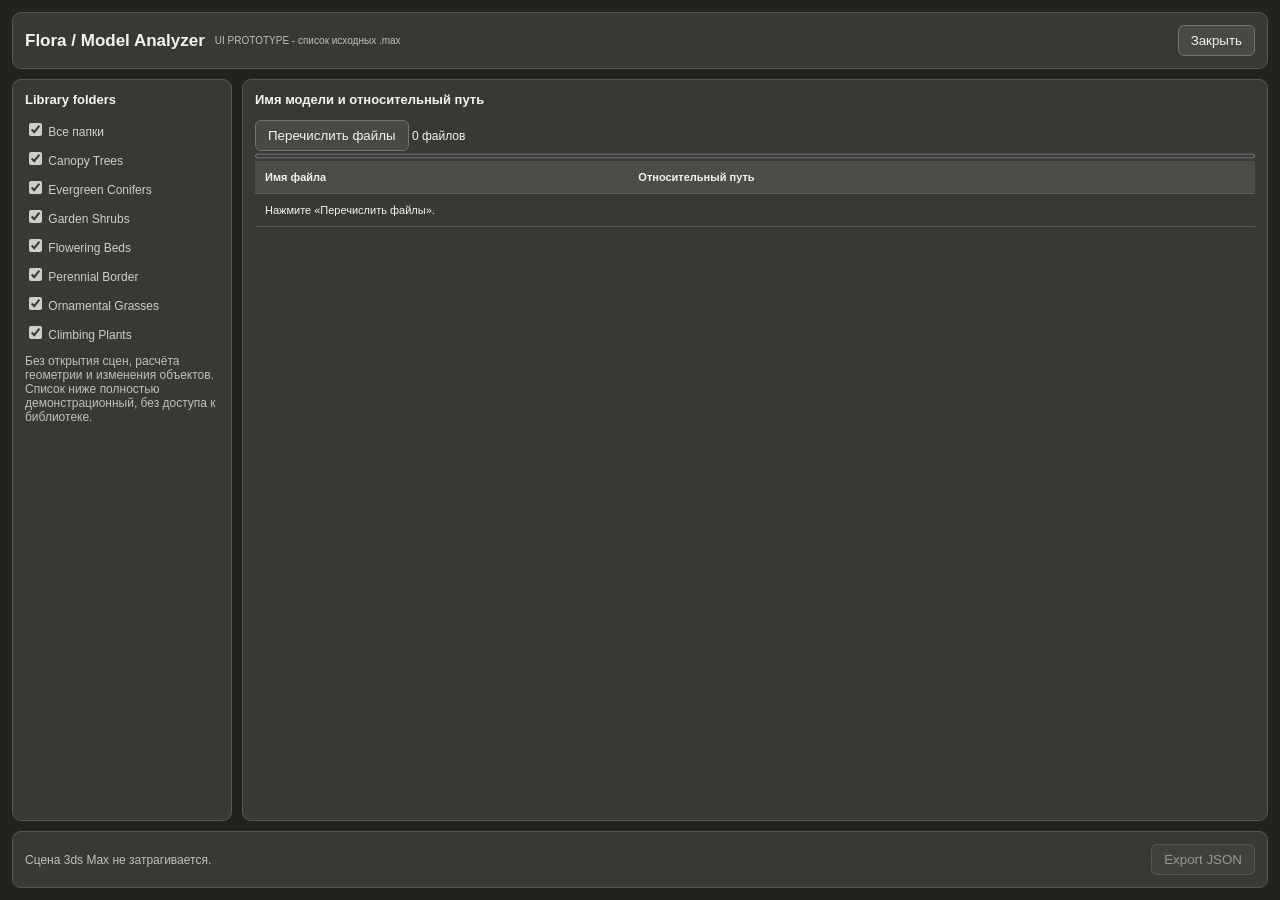
<file: flora-ui-max/model-analyzer.html>
<!doctype html>
<html lang="ru"><head><meta charset="utf-8"><meta name="viewport" content="width=device-width, initial-scale=1"><title>Flora - Model Analyzer (Flora UI V2 demo) - 3ds Max Dark</title>
<style>
:root{font:12px Inter,"Segoe UI",Arial,sans-serif;color:#e8e6e3;background:#2b2926}
*{box-sizing:border-box}body{margin:0;padding:12px;background:#2b2926}
.app{display:flex;flex-direction:column;gap:10px;height:calc(100vh - 24px);min-height:450px}
header,footer,aside,main{background:#302e2b;border:1px solid #494744;border-radius:7px;padding:12px}
header,footer{display:flex;align-items:center;gap:10px;flex-wrap:wrap}
header strong{font-size:17px}header small,footer span,p{color:#a9a7a4}header small,footer span{margin-right:auto}
.content{display:grid;grid-template-columns:220px minmax(0,1fr);gap:10px;min-height:0;flex:1}
aside,main{min-width:0;overflow:auto}main{display:flex;flex-direction:column}
h2{font-size:13px;margin:0 0 13px}button{padding:7px 12px;background:#3a3835;color:#dbd9d6;border:1px solid #5d5b58;border-radius:5px;cursor:pointer}
button:hover{background:#504e4b}button:disabled{opacity:.5}
input[type=checkbox],progress{accent-color:#bdbbb8}label{display:block;margin:10px 0;color:#c8c6c3}
table{width:100%;border-collapse:collapse;font-size:11px}th,td{text-align:left;padding:10px;border-bottom:1px solid #4a4845}
th{position:sticky;top:0;background:#3a3835;color:#d2d0cd}
.scroll{overflow:auto;flex:1;min-height:0}progress{width:100%;height:10px}
@media(max-width:700px){.content{grid-template-columns:1fr}.app{height:auto}}


/* 3ds Max Dark: neutral charcoal controls with green accent states. */
:root{color-scheme:dark;--bg:#33312e;--panel:#44423f;--line:#5d5b58;--line2:#585653;--fg:#e3e1de;--dim:#b1afac;--green:#82c0a8;--button:#4e4c49;--ok:#a0c29a;--bad:#d17d7b;--yellow:#c8a45e}
body{background:#2e2c29;color:#e4e2df}
button,select,input{accent-color:#82c0a8}
button:hover{background:#62605d}
button:focus-visible,input:focus-visible{outline:2px solid #8dcbb6;outline-offset:1px}
input[type=checkbox],progress{accent-color:#82c0a8}
button.active,button[aria-pressed=true]{background:#436f5e;border-color:#78af99;color:#fbf9f6}


/* Graphite Studio - Model Analyzer */
:root{color-scheme:dark;color:#f5f3f0;background:#24221f}
body{background:#24221f;color:#f5f3f0}
header,footer,aside,main{background:#3a3835;border:1px solid #585653;border-radius:9px}
header small,footer span,p{color:#c1bfbc}
button{background:#4a4845;border:1px solid #767471;border-radius:6px;color:#f5f3f0}
button:hover{background:#5e5c59}
button:focus-visible,input:focus-visible{outline:2px solid #d3d1ce;outline-offset:2px}
input[type=checkbox],progress{accent-color:#d0cecb}
label{color:#cfcdca}
th{background:#4e4c49;color:#f4f2ef}
td,th{border-color:#5c5a57}

</style></head>
<body><div class="app"><header><strong>Flora / Model Analyzer</strong><small>UI PROTOTYPE - список исходных .max</small><button id="close">Закрыть</button></header>
<div class="content"><aside><h2>Library folders</h2><label><input id="all" type="checkbox" checked> Все папки</label><label><input class="folder" type="checkbox" value="Canopy Trees" checked> Canopy Trees</label><label><input class="folder" type="checkbox" value="Evergreen Conifers" checked> Evergreen Conifers</label><label><input class="folder" type="checkbox" value="Garden Shrubs" checked> Garden Shrubs</label><label><input class="folder" type="checkbox" value="Flowering Beds" checked> Flowering Beds</label><label><input class="folder" type="checkbox" value="Perennial Border" checked> Perennial Border</label><label><input class="folder" type="checkbox" value="Ornamental Grasses" checked> Ornamental Grasses</label><label><input class="folder" type="checkbox" value="Climbing Plants" checked> Climbing Plants</label><p>Без открытия сцен, расчёта геометрии и изменения объектов. Список ниже полностью демонстрационный, без доступа к библиотеке.</p></aside>
<main><h2>Имя модели и относительный путь</h2><div><button id="start">Перечислить файлы</button> <span id="counter">0 файлов</span></div><progress id="progress" value="0" max="100"></progress><div class="scroll"><table><thead><tr><th>Имя файла</th><th>Относительный путь</th></tr></thead><tbody id="rows"><tr><td colspan="2">Нажмите «Перечислить файлы».</td></tr></tbody></table></div></main></div>
<footer><span id="status">Сцена 3ds Max не затрагивается.</span><button id="export" disabled>Export JSON</button></footer></div>
<script>
(()=>{
const $=x=>document.querySelector(x);
const source=[["Catharanthus_roseus","Flowering Beds"],["Clerodendrum_thomsoniae","Climbing Plants"],["Cuphea_hyssopifolia","Flowering Beds"],["Hydrangea_paniculata","Garden Shrubs"],["Rhododendron_ponticum","Garden Shrubs"],["Lavandula_angustifolia","Perennial Border"],["Acer_palmatum","Canopy Trees"],["Betula_pendula","Canopy Trees"],["Juniperus_communis","Evergreen Conifers"],["Picea_abies","Evergreen Conifers"],["Pennisetum_alopecuroides","Ornamental Grasses"],["Miscanthus_sinensis","Ornamental Grasses"]].flatMap(([base,folder])=>[1,2,3].map(n=>{const name=base+"_"+String(n).padStart(2,"0")+".max";return {name,path:folder+"/"+name}}));
let rows=[];
$("#all").addEventListener("change",e=>document.querySelectorAll(".folder").forEach(x=>x.checked=e.target.checked));
document.querySelectorAll(".folder").forEach(x=>x.addEventListener("change",()=>{$("#all").checked=[...document.querySelectorAll(".folder")].every(x=>x.checked)}));
$("#start").addEventListener("click",()=>{const folders=[...document.querySelectorAll(".folder")].filter(x=>x.checked).map(x=>x.value);rows=source.filter(m=>folders.some(f=>m.path.includes(f+"/")));$("#rows").innerHTML=rows.length?rows.map(m=>"<tr><td>"+m.name+"</td><td>"+m.path+"</td></tr>").join(""):'<tr><td colspan="2">Нет файлов для выбранных папок.</td></tr>';$("#counter").textContent=rows.length+" файлов";$("#progress").value=100;$("#export").disabled=!rows.length;$("#status").textContent="Готово. Только тестовые данные браузера."});
$("#export").addEventListener("click",()=>{const url=URL.createObjectURL(new Blob([JSON.stringify({models:rows},null,2)],{type:"application/json"}));const a=document.createElement("a");a.href=url;a.download="Flora_Models_DEMO.json";a.click();setTimeout(()=>URL.revokeObjectURL(url),1000)});
$("#close").addEventListener("click",()=>window.close());
})();
</script></body></html>
</file>
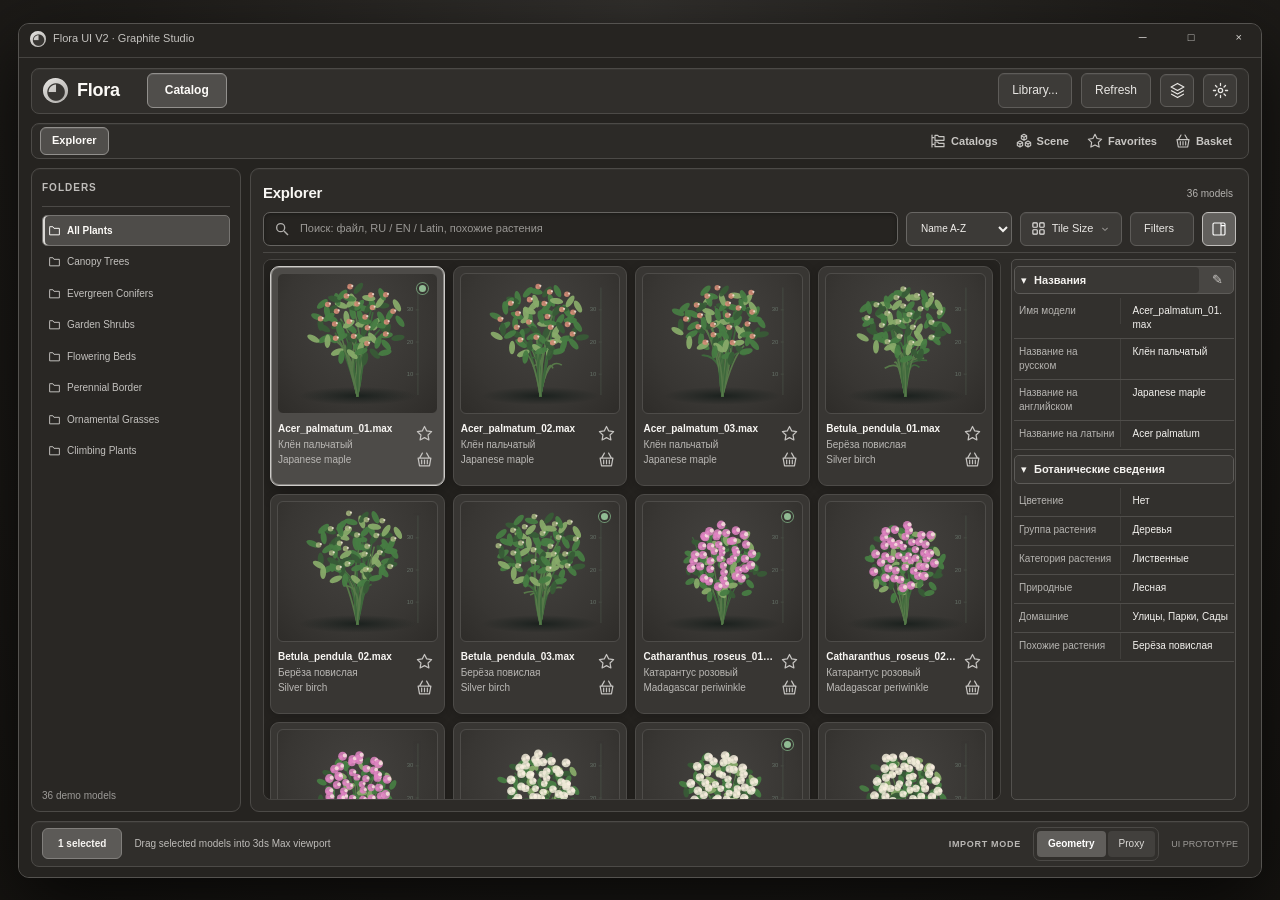
<file: flora-ui-max/source.html>
<!doctype html>
<html lang="ru">
<head>
  <meta charset="utf-8">
  <meta name="viewport" content="width=device-width, initial-scale=1">
  <title>Flora UI - Graphite Studio</title>
  <meta name="description" content="Flora UI 3ds Max inspired dark graphite user interface prototype">
  <link rel="stylesheet" href="./styles.css">
  <script src="./app.js" defer></script>
</head>
<body>
<div class="stage">
  <div class="desktop-window" id="floraApp">
    <div class="os-bar"><span class="logo logo-mini" aria-hidden="true">◕</span> Flora UI V2 · Graphite Studio <span class="os-actions">─ &nbsp; □ &nbsp; ×</span></div>
    <div class="application">
      <header class="top-header">
        <span class="logo" aria-hidden="true">◕</span><strong class="brand-title">Flora</strong>
        <nav class="workspace-nav" aria-label="Application workspace">
          <button type="button" class="workspace-tab active" data-workspace="catalog">Catalog</button>
        </nav>
        <span class="fill"></span>
        <button class="toolbar-button" type="button" id="libraryButton">Library...</button>
        <button class="toolbar-button" type="button" id="refreshButton">Refresh</button>
        <a href="./material-manager.html" target="flora-material-manager" title="Material Manager - open separate window" aria-label="Open Material Manager" class="toolbar-button icon-button manager-link" id="managerButton">
          <svg viewBox="0 0 24 24" width="17" height="17" fill="none" stroke="currentColor" stroke-width="1.7" stroke-linejoin="round"><path d="m12 2 9 5-9 5-9-5zM3 12l9 5 9-5M3 17l9 5 9-5"/></svg>
        </a>
        <button class="toolbar-button icon-button" type="button" title="Settings" aria-label="Open settings" id="settingsButton">
          <svg viewBox="0 0 24 24" width="17" height="17" fill="none" stroke="currentColor" stroke-width="1.8" stroke-linecap="round"><circle cx="12" cy="12" r="3"/><path d="M12 2v3m0 14v3M2 12h3m14 0h3M4.9 4.9 7 7m10 10 2.1 2.1M19.1 4.9 17 7M7 17l-2.1 2.1"/></svg>
        </button>
        <span class="app-version">3ds Max 2026 · Corona 14</span>
      </header>

      <section id="catalogWorkspace" class="workspace-container">
        <nav class="catalog-nav" aria-label="Разделы библиотеки">
 <div id="catalogTabs" class="catalog-tabs"></div><span class="fill"></span>
 <div class="catalog-actions" aria-label="Разделы Flora">
 <div class="catalogs-dropdown" id="catalogsDropdown"><button type="button" class="catalog-tab icon-nav catalogs-trigger" id="catalogsButton" title="Catalogs" aria-label="Catalogs" aria-expanded="false" aria-haspopup="true"><svg viewBox="0 0 24 24" aria-hidden="true"><path d="M3 3v18M3 7h3M3 17h3"/><path d="M7.5 3.5h4l1.8 2H21v5.5H7.5z"/><path d="M7.5 13.5h4l1.8 2H21v5H7.5z"/></svg><span class="nav-label">Catalogs</span></button><div id="catalogsMenu" class="catalogs-menu" hidden role="menu"></div></div>
 <button type="button" class="catalog-tab icon-nav" data-catalog="scene" title="Scene" aria-label="Scene"><svg viewBox="0 0 24 24" aria-hidden="true"><path d="m12 2 4 2.25v4.5L12 11 8 8.75v-4.5L12 2Z M8 4.25 12 6.5l4-2.25 M12 6.5V11"/><path d="m6 12 4 2.25v4.5L6 21l-4-2.25v-4.5L6 12Z M2 14.25 6 16.5l4-2.25 M6 16.5V21"/><path d="m18 12 4 2.25v4.5L18 21l-4-2.25v-4.5L18 12Z M14 14.25l4 2.25 4-2.25 M18 16.5V21"/></svg><span class="nav-label">Scene</span></button>
 <button type="button" class="catalog-tab icon-nav" data-catalog="favorites" title="Favorites" aria-label="Favorites"><svg viewBox="0 0 24 24" aria-hidden="true"><path d="m12 2 3.1 6.28 6.94 1.01-5.02 4.9 1.18 6.92L12 17.84l-6.2 3.27 1.18-6.92-5.02-4.9 6.94-1.01z"/></svg><span class="nav-label">Favorites</span></button>
 <button type="button" class="catalog-tab icon-nav" data-catalog="basket" title="Basket" aria-label="Basket"><svg viewBox="0 0 24 24" aria-hidden="true"><path d="m5 10 4-7m10 7-4-7M3 10h18l-2 11H5L3 10Z"/><path d="M8 13v5m4-5v5m4-5v5"/></svg><span class="nav-label">Basket</span><span id="navBasketCount" class="icon-count" hidden></span></button>
 </div></nav></nav>
        <main class="catalog-body" id="catalogBody">
          <aside class="sidebar">
            <div class="sidebar-heading" id="sidebarHeading">FOLDERS</div>
            <div id="sidebarContent" class="sidebar-content" role="tree"></div>
            <div id="sidebarFooter" class="sidebar-footer">36 demo models</div>
          </aside>
          <section class="library-area">
            <div class="content-heading"><div><h1 id="collectionTitle">Explorer</h1><p id="collectionPath" hidden></p></div><div class="content-actions"><button id="explorerInfoButton" type="button" class="toolbar-button" hidden>Import Descriptions</button><div id="explorerInfoStatus" class="explorer-info-status" hidden></div><div id="contentTag" class="content-tag" hidden>Curated collection · concept</div><span id="modelCount" class="model-count">36 models</span></div></div>
            <div id="collectionDescription" class="composition-intro" hidden></div>
            <div class="search-toolbar">
              <div class="search-holder"><svg viewBox="0 0 24 24" width="16" height="16" fill="none" stroke="currentColor" stroke-width="2"><circle cx="10" cy="10" r="6"/><path d="m15 15 6 6"/></svg><input id="modelSearch" type="search" placeholder="Поиск: файл, RU / EN / Latin, похожие растения" autocomplete="off" aria-label="Search plant models"></div>
              <select id="sortSelect" aria-label="Sort models"><option value="asc">Name A-Z</option><option value="desc">Name Z-A</option></select>
              <button type="button" class="toolbar-button tile-trigger" id="tileSizeButton" title="Tile Size" aria-label="Tile Size" aria-haspopup="dialog" aria-controls="tileSizePopover" aria-expanded="false"><svg viewBox="0 0 24 24" aria-hidden="true"><rect x="3" y="3" width="7" height="7" rx="1.2"/><rect x="14" y="3" width="7" height="7" rx="1.2"/><rect x="3" y="14" width="7" height="7" rx="1.2"/><rect x="14" y="14" width="7" height="7" rx="1.2"/></svg><span>Tile Size</span><svg viewBox="0 0 24 24" aria-hidden="true"><path d="m7 10 5 5 5-5"/></svg></button>
              <button id="filterButton" type="button" class="toolbar-button filter-trigger" aria-expanded="false">Filters <span id="filterCount"></span></button>
              <button id="propertyPanelButton" type="button" class="toolbar-button icon-button active" title="Show or hide Properties" aria-label="Show or hide Properties" aria-pressed="true"><svg viewBox="0 0 24 24" width="16" height="16" fill="none" stroke="currentColor" stroke-width="1.7"><rect x="3" y="3" width="18" height="18" rx="2"/><path d="M15 3v18M15 7h6"/></svg></button>
            </div>
            <div id="filterPanel" class="filter-panel" hidden aria-label="Фильтры растений">
              <div class="filter-header"><strong>Фильтры</strong><span id="filterPanelCount" class="filter-active-count" hidden></span><span class="fill"></span><button type="button" id="resetFilters" class="toolbar-button">Сбросить</button></div>
              <div id="filterScroll" class="filter-scroll" tabindex="0" aria-label="Прокручиваемые фильтры">
                <div class="filter-content">
                  <div class="filter-controls">
                    <label>Группа растения<select id="filterGroup"><option value="">Все группы</option></select></label>
                    <label>Категория растения<select id="filterCategory" disabled><option value="">Сначала выберите группу</option></select></label>
                    <fieldset class="filter-flowering"><legend>Цветение</legend><div class="filter-segments" id="filterFlowerSegments">
                      <button type="button" data-flowering="" class="active" aria-pressed="true">Все</button>
                      <button type="button" data-flowering="Да" aria-pressed="false">Да</button>
                      <button type="button" data-flowering="Нет" aria-pressed="false">Нет</button>
                    </div></fieldset>
                    <div class="filter-height"><div class="filter-field-label">Высота, см <small>позже</small></div><div class="filter-height-fields"><input id="filterMinHeight" type="number" min="0" placeholder="От" aria-label="Высота от" disabled><input id="filterMaxHeight" type="number" min="0" placeholder="До" aria-label="Высота до" disabled></div></div>
                  </div>
                  <section class="filter-environment" aria-label="Фильтрация по среде">
                    <div class="filter-section-heading"><strong>Среда</strong></div>
                    <div class="filter-environment-controls">
                      <label>Тип среды<select id="filterEnvironment">
                        <option value="">Все среды</option>
                        <option value="Природные">Природные</option>
                        <option value="Домашние">Домашние</option>
                      </select></label>
                      <label>Категория среды<select id="filterEnvironmentCategory" disabled>
                        <option value="">Сначала выберите тип среды</option>
                      </select></label>
                    </div>
                  </section>
                </div>
              </div>
            </div>
            <div class="results-shell" id="resultsShell">
              <div id="modelGrid" class="model-grid" role="list" aria-label="Plant models"></div>
              <aside id="propertiesPanel" class="properties-panel" aria-label="Properties">
                <div id="propertiesResize" class="properties-resize" role="separator" aria-label="Resize Properties" tabindex="0" aria-orientation="vertical"></div>
                <div id="propertyRows" class="property-rows"><p class="empty-property">Select a model or thematic collection to inspect its properties.</p></div>
              </aside>
            </div>
          </section>
        </main>
        <footer class="statusbar" id="catalogFooter">
          <span class="selected-pill" id="selectionCount">0 selected</span><span id="statusHint">Drag selected models into 3ds Max viewport</span>
          <span class="fill"></span><span class="footer-label">IMPORT MODE</span>
          <div class="segmented" id="proxyControls" role="group" aria-label="Import Mode"><button type="button" data-proxy="Geometry" class="active">Geometry</button><button type="button" data-proxy="Proxy">Proxy</button></div>
          <span class="prototype-note">UI PROTOTYPE</span>
        </footer>
      <section id="basketWorkspace" class="basket-workspace" hidden aria-labelledby="basketHeading">
        <div class="basket-top">
          <div>
            <div class="basket-eyebrow">FLORA / CATALOG</div>
            <h1 id="basketHeading">Import Basket <span id="basketCount" class="basket-heading-count">0 plants</span></h1>
            <p>Collect models from Explorer, Favorites and installed catalogs. Import uses the existing Flora workflow in 3ds Max.</p>
          </div>
          <button type="button" class="toolbar-button" id="basketClear">Clear Basket</button>
        </div>
        <div class="basket-toolbar">
          <div class="basket-toolbar-info"><strong id="basketSummary">0 models in basket</strong><span>Checked models will participate in the batch import</span></div>
          <button type="button" class="toolbar-button tile-trigger" id="basketTileSizeButton" title="Tile Size" aria-label="Tile Size" aria-haspopup="dialog" aria-controls="tileSizePopover" aria-expanded="false"><svg viewBox="0 0 24 24" aria-hidden="true"><rect x="3" y="3" width="7" height="7" rx="1.2"/><rect x="14" y="3" width="7" height="7" rx="1.2"/><rect x="3" y="14" width="7" height="7" rx="1.2"/><rect x="14" y="14" width="7" height="7" rx="1.2"/></svg><span>Tile Size</span><svg viewBox="0 0 24 24" aria-hidden="true"><path d="m7 10 5 5 5-5"/></svg></button>
        </div>
        <div id="basketGrid" class="basket-grid" role="list" aria-label="Models in import basket"></div>
        <footer class="statusbar basket-footer">
          <span class="selected-pill" id="basketSelectedCount">0 checked</span>
          <span class="basket-footer-hint">Merge or Corona Proxy · origin (0, 0, 0) · original source names</span>
          <span class="fill"></span>
          <span class="footer-label">IMPORT MODE</span><div class="segmented" id="basketProxyControls" role="group" aria-label="Basket Import Mode"><button type="button" data-proxy="Geometry" class="active">Geometry</button><button type="button" data-proxy="Proxy">Proxy</button></div>
          <span class="basket-demo-label">UI PROTOTYPE</span>
          <button id="basketImport" type="button" class="primary" disabled>Import</button>
        </footer>
      </section>
      </section>

    </div>
  </div>
</div>

<div id="modalBackdrop" class="modal-backdrop" hidden>
  <div class="modal" role="dialog" aria-modal="true" aria-labelledby="modalTitle">
    <div class="modal-header"><h2 id="modalTitle">Settings</h2><button type="button" id="closeModal" class="close-button" aria-label="Close">×</button></div>
    <div id="modalBody"></div>
    <div class="modal-footer"><button id="modalCancel" class="toolbar-button">Cancel</button><button id="modalConfirm" class="primary">Done</button></div>
  </div>
</div>

<div id="tileSizePopover" class="tile-size-popover" role="dialog" aria-label="Tile Size" hidden>
 <div class="tile-popover-heading"><label for="tileSize">Tile Size</label><output id="tileSizeValue" for="tileSize">176 px</output></div>
 <input id="tileSize" type="range" min="136" max="260" step="2" value="176" aria-label="Размер карточек, крайнее положение: Table View">
 <div class="tile-popover-hint">Последнее положение - Table View</div>
</div>
<div id="plantContextMenu" class="plant-context-menu" role="menu" hidden>
  <button type="button" id="contextAddBasket" role="menuitem">Add to Basket</button>
  <button type="button" id="contextSelectModel" role="menuitem">Select Model</button>
</div>
<div class="toast" id="toast" role="status" aria-live="polite" hidden></div>
</body>
</html>
</file>
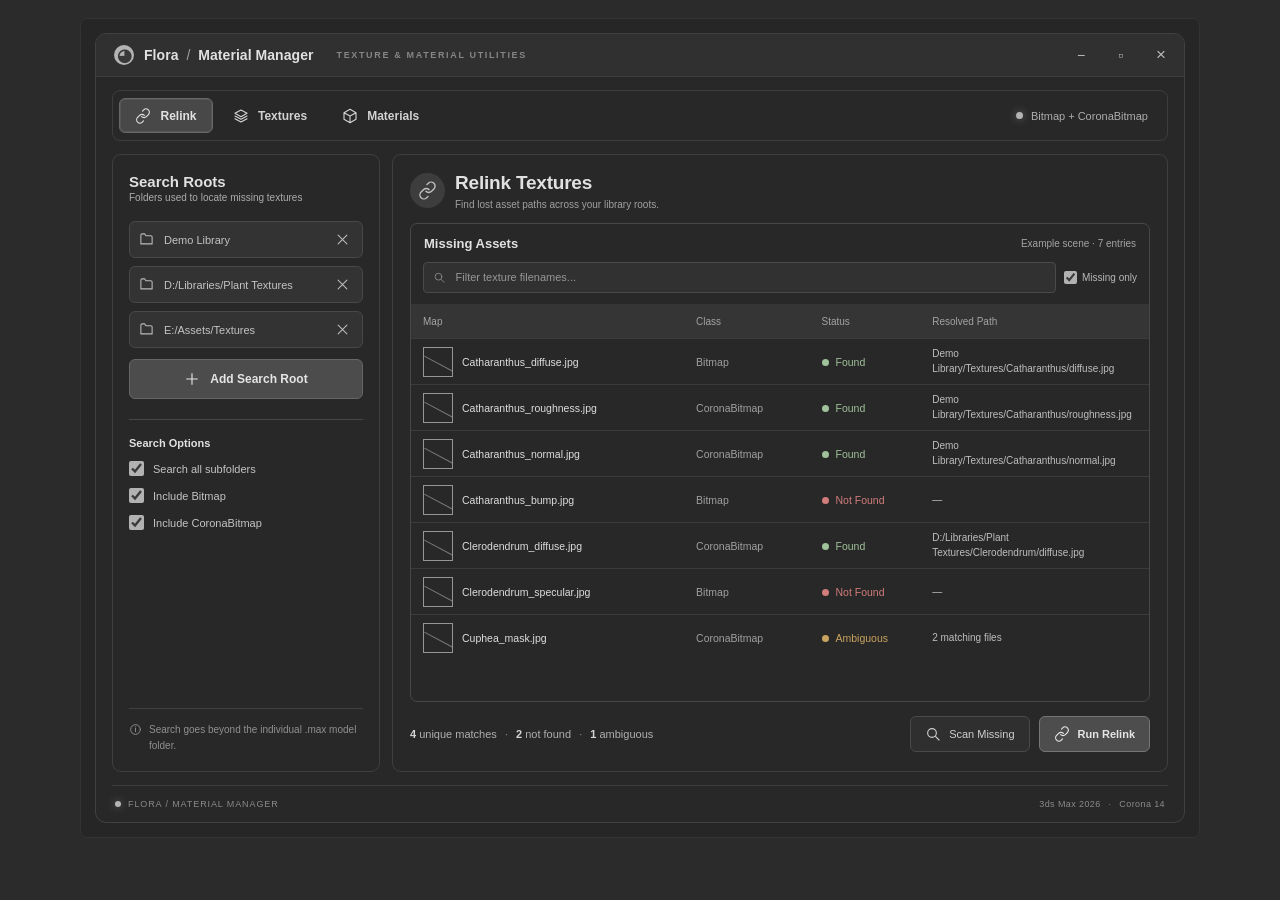
<file: flora-ui-warm/material-manager.html>
<!doctype html>
<html lang="en">
<head>
<meta charset="utf-8">
<meta name="viewport" content="width=device-width,initial-scale=1">
<title>Flora - Material Manager | Flora UI V2 Prototype - 3ds Max Dark</title>
<style>
:root{color-scheme:dark;--bg:#272727;--panel:#282828;--line:#404040;--line2:#3a3a3a;--fg:#e1e1e1;--dim:#9a9a9a;--green:#b6b6b6;--button:#4b4b4b;--ok:#b8b8b8;--bad:#b0b0b0;--yellow:#b4b4b4;font-family:Inter,'Segoe UI',Arial,sans-serif;font-size:12px}
*{box-sizing:border-box}body{margin:0;padding:18px;background:#2f2f2f;color:var(--fg)}button,input{font:inherit}button{cursor:pointer}button:focus-visible,input:focus-visible{outline:2px solid var(--green);outline-offset:2px}button:disabled{opacity:.42;cursor:not-allowed}
.shell{width:min(1120px,100%);min-height:820px;max-height:calc(100vh - 36px);margin:0 auto;padding:14px;border:1px solid #333333;background:#262626;border-radius:7px;display:flex;flex-direction:column;overflow:hidden;box-shadow:none}
.window{border:1px solid #414141;border-radius:11px;overflow:hidden;background:#282828;display:flex;flex-direction:column;min-height:0;flex:1}
.titlebar{flex:none;height:43px;background:#303030;border-bottom:1px solid #3d3d3d;display:flex;align-items:center;gap:10px;padding:0 18px;white-space:nowrap}
.leaf{width:20px;height:20px;border-radius:50%;background:#b3b3b3;color:#393939;display:inline-flex;align-items:center;justify-content:center;font-size:17px;font-weight:800;line-height:1}
.titlebar strong{font-size:14px;font-weight:600;letter-spacing:.05px}.titlebar strong span{font-weight:400;color:#9f9f9f;margin:0 4px}.eyebrow{font-size:9px;letter-spacing:1.65px;color:#868686;margin-left:13px;font-weight:600}.window-controls{margin-left:auto;display:flex;gap:33px;color:#bababa;font-size:14px;align-items:center}.window-controls span:last-child{font-size:17px}
.content{flex:1;min-height:0;display:flex;flex-direction:column;padding:13px 16px 0;gap:13px}.toolbar{flex:none;min-height:51px;border:1px solid #3d3d3d;border-radius:8px;background:#282828;padding:6px;display:flex;align-items:center;justify-content:space-between;gap:9px}
.tabs,.scope-buttons{display:flex;align-items:center;gap:5px}.tabs button{background:transparent;border:1px solid transparent;color:#d2d2d2;display:inline-flex;align-items:center;justify-content:center;gap:9px;min-width:94px;height:35px;padding:0 14px;border-radius:6px;font-weight:600}.tabs button:hover{background:#3d3d3d}.tabs button.active{background:#484848;border-color:#676767;box-shadow:inset 0 0 0 1px #555555;color:#e1e1e1}.tabs svg,.toolbuttons svg,.add-root svg{width:16px;height:16px;flex:none}.support{color:#aeaeae;display:flex;align-items:center;gap:8px;margin-right:13px;font-size:11px}.led{display:inline-block;background:#b4b4b4;box-shadow:0 0 8px #b6b6b680;height:7px;width:7px;border-radius:50%}.scope{display:flex;align-items:center;gap:10px;margin-left:auto}.scope>label{color:#989898;font-size:9px;letter-spacing:.9px;white-space:nowrap}.scope-buttons{background:#272727;border:1px solid #4c4c4c;border-radius:7px;padding:3px;gap:0}.scope-buttons button{padding:9px 14px;border:1px solid transparent;border-radius:5px;background:transparent;color:#c4c4c4;font-size:11px;white-space:nowrap}.scope-buttons button.active{background:#474747;color:#dadada;border-color:#676767}.scope-buttons button:not(.active):hover{background:#373737}
.body{min-height:0;flex:1;display:flex;gap:12px}.surface{border:1px solid #3f3f3f;border-radius:9px;background:#282828}
/* Relink */
.sidebar{flex:0 0 268px;display:flex;flex-direction:column;padding:18px 16px}.sidebar h2{font-size:15px;margin:0 0 2px}.sidebar p{font-size:10px;color:#acacac;margin:0 0 18px}.roots{display:flex;flex-direction:column;gap:8px}.root{display:flex;align-items:center;gap:10px;height:37px;padding:0 9px;background:#333333;border:1px solid #484848;border-radius:6px;color:#c3c3c3}.root .root-label{flex:1;white-space:nowrap;overflow:hidden;text-overflow:ellipsis;font-size:11px}.root svg{color:#bababa;width:15px;height:15px;flex-shrink:0}.root button{border:0;background:transparent;color:#979797;padding:3px;display:flex;align-items:center;justify-content:center}.root button:hover{color:white}.add-root{background:#4c4c4c;border:1px solid #666666;border-radius:6px;color:#e5e5e5;height:40px;font-weight:650;display:flex;gap:10px;justify-content:center;align-items:center;margin-top:11px}.add-root:hover,.primary:hover{filter:brightness(1.13)}.root-form{display:none;margin-top:9px;gap:6px}.root-form.shown{display:flex}.root-form input{width:100%;min-width:0;background:#272727;border:1px solid #656565;border-radius:5px;color:#e7e7e7;padding:8px;font-size:11px}.root-form button{border:1px solid #676767;border-radius:5px;background:#3f3f3f;color:#dddddd;padding:7px}.side-divider{height:1px;background:#474747;margin:20px 0 17px}.sidebar h3{font-size:11px;margin:0 0 12px}.option{display:flex;align-items:center;gap:9px;margin-bottom:12px;color:#c4c4c4;font-size:11px;cursor:pointer}.option input,.only-missing input,.select-cell input{width:15px;height:15px;accent-color:#b2b2b2;margin:0;cursor:pointer}.tip{margin-top:auto;padding-top:13px;border-top:1px solid #404040;color:#909090;display:flex;align-items:flex-start;gap:7px;font-size:10px;line-height:1.55}.tip svg{width:13px;height:13px;flex:none;margin-top:1px}
.relink-main{min-width:0;flex:1;display:flex;flex-direction:column;padding:17px}.heading{display:flex;align-items:center;gap:10px;min-width:0}.heading-icon{width:35px;height:35px;flex:none;display:grid;place-items:center;border-radius:50%;background:#3d3d3d;color:#c3c3c3}.heading-icon svg{width:19px;height:19px}.heading h1{font-size:19px;line-height:1.2;margin:0 0 4px;font-weight:700;letter-spacing:-.2px}.heading p{font-size:10px;color:#a1a1a1;margin:0}.datacard{border:1px solid #474747;border-radius:7px;overflow:hidden;background:#282828;min-height:0;margin-top:13px;display:flex;flex-direction:column;flex:1}.datahead{flex:none;padding:12px 13px 11px;display:flex;align-items:center;justify-content:space-between;gap:8px}.datahead strong{font-size:13px}.datahead span{font-size:10px;color:#a4a4a4}.filterline{padding:0 12px 11px;display:flex;align-items:center;gap:8px}.filter{flex:1;min-width:0;display:flex;align-items:center;gap:8px;background:#313131;border:1px solid #4a4a4a;border-radius:4px;color:#8a8a8a;padding:0 9px;height:31px}.filter svg{width:13px;height:13px}.filter input{border:0;outline:0;background:transparent;color:#e3e3e3;width:100%;min-width:0;font-size:11px}.filter input::placeholder{color:#979797}.only-missing{display:flex;gap:5px;align-items:center;white-space:nowrap;color:#b7b7b7;font-size:10px}.only-missing input{width:13px;height:13px}
.table-scroll{flex:1;min-height:0;overflow:auto}.data-table{width:100%;border-collapse:collapse;table-layout:fixed}.data-table th{position:sticky;top:0;z-index:1;background:#353535;color:#a3a3a3;font-size:10px;font-weight:500;height:35px;text-align:left;padding:0 12px}.data-table td{height:46px;vertical-align:middle;padding:6px 12px;color:#c3c3c3;border-top:1px solid #3b3b3b;font-size:10.5px}.data-table tbody tr:hover{background:#313131}.data-table td:last-child{overflow-wrap:anywhere;color:#bebebe;font-size:10px;line-height:1.45}.filename{display:flex;align-items:center;gap:9px;min-width:0}.filename>span:last-child{overflow:hidden;text-overflow:ellipsis;white-space:nowrap;color:#dedede;font-weight:500}.thumb{height:30px;width:30px;display:inline-block;flex:none;position:relative;background:#282828;border:1px solid #959595;overflow:hidden}.thumb:after{content:'';position:absolute;inset:-6px;transform:rotate(28deg);border-top:1px solid #d5d5d577;top:16px}.thumb.gray{filter:grayscale(.94)}.thumb.purple{filter:hue-rotate(150deg) saturate(1.4)}.class-cell{color:#a0a0a0!important}.state{display:inline-flex;align-items:center;gap:7px;white-space:nowrap}.state:before{content:'';width:7px;height:7px;border-radius:50%;background:currentColor}.found{color:var(--ok)!important}.notfound{color:var(--bad)!important}.ambiguous{color:var(--yellow)!important}
.endrow{flex:none;min-height:52px;display:flex;justify-content:space-between;align-items:center;gap:12px;padding-top:12px;color:#afafaf;font-size:11px}.endrow b{color:#d5d5d5}.endrow .separator{color:#888888;margin:0 5px}.toolbuttons{display:flex;gap:9px}.toolbuttons button{height:36px;border-radius:6px;padding:0 14px;display:inline-flex;align-items:center;justify-content:center;gap:8px;font-size:11px;white-space:nowrap}.secondary{border:1px solid #4a4a4a;background:#2f2f2f;color:#cecece}.secondary:hover{background:#3d3d3d}.primary{background:#4d4d4d;border:1px solid #767676;color:#e5e5e5;font-weight:650}
/* Textures, Materials */
.work-main{flex:1;min-width:0;padding:21px 19px 17px;display:flex;flex-direction:column;gap:18px}.work-intro{display:flex;justify-content:space-between;align-items:center;gap:15px}.scope-indicator{border-radius:6px;background:#343434;border:1px solid #4d4d4d;color:#bbbbbb;padding:10px 13px;font-size:10px;white-space:nowrap}.stats{display:grid;grid-template-columns:repeat(4,minmax(0,1fr));gap:11px}.stat{min-height:81px;border:1px solid #4d4d4d;border-radius:6px;background:#313131;padding:13px 16px;display:flex;flex-direction:column;gap:2px}.stat small{font-size:10px;color:#9e9e9e}.stat strong{font-size:24px;color:#c6c6c6;letter-spacing:-.6px}.work-card{margin-top:0;flex:1}.work-card .data-table th{height:35px}.work-card .data-table td{height:49px}.work-card .datahead{height:45px}.td-value{color:#e1e1e1!important;font-weight:600}.matchnote{font-size:10px;color:#b4b4b4}.evaluation{line-height:1.7}.evaluation strong{font-weight:500}.evaluation small{display:block;color:#adadad;font-size:10px}.danger-note{display:flex;align-items:center;gap:8px;background:#313131;border:1px solid #545454;color:#b2b2b2;padding:12px;border-radius:6px;font-size:11px}.danger-note svg{width:15px;height:15px;flex:none}.work-note{display:flex;align-items:center;gap:9px;color:#b0b0b0;font-size:11px}.work-note svg{width:15px;height:15px;flex:none}.work-actions{display:flex;justify-content:flex-end;gap:8px;margin-top:auto}.work-actions button{padding:10px 15px;display:inline-flex;align-items:center;gap:8px;font-size:11px;border-radius:6px}.work-actions svg{height:15px;width:15px}.select-cell{text-align:center}.table-check:disabled{opacity:.35}
.toast{display:none;border:1px solid #6b6b6b;background:#353535;border-radius:6px;padding:9px 12px;color:#cccccc;font-size:11px;align-items:center;justify-content:space-between;gap:12px}.toast.shown{display:flex}.toast button{border:none;background:none;color:#dfdfdf;padding:0 4px;font-size:16px}
.footer{flex:none;height:37px;display:flex;align-items:center;justify-content:space-between;border-top:1px solid #3e3e3e;color:#8a8a8a;font-size:9px;letter-spacing:.9px;padding:0 3px}.footer .led{height:6px;width:6px;margin-right:7px}.footer .right{letter-spacing:.4px}.footer i{font-style:normal;padding:0 5px}
.is-hidden{display:none!important}
@media (max-width:900px){body{padding:0}.shell{min-height:700px;max-height:none;padding:7px}.sidebar{flex-basis:220px;padding:13px}.content{padding:10px;gap:10px}.relink-main{padding:13px}.work-main{padding:15px;gap:13px}.data-table td,.data-table th{padding-left:8px;padding-right:8px}.scope>label{display:none}}
@media (max-width:690px){.shell{min-height:100vh;max-height:none}.content{flex:1}.titlebar{padding:0 10px}.eyebrow{display:none}.window-controls{gap:12px}.toolbar{flex-wrap:wrap}.scope{width:100%;justify-content:space-between}.scope>label{display:block}.scope-buttons button{padding:8px}.tabs{flex:1}.tabs button{min-width:0;padding:0 10px}.body.relink-mode{flex-direction:column}.sidebar{flex:auto;min-height:280px}.tip{margin-top:8px}.relink-main{min-height:600px}.work-main{min-height:750px}.stats{grid-template-columns:repeat(2,1fr)}.work-intro{align-items:flex-start;flex-direction:column}.scope-indicator{align-self:flex-end}.data-table{min-width:640px}.endrow{flex-wrap:wrap}.work-actions{flex-wrap:wrap}.footer{font-size:8px}}


/* 3ds Max Dark: neutral charcoal controls with steel-blue selection. */
:root{color-scheme:dark;--bg:#303030;--panel:#414141;--line:#5a5a5a;--line2:#555555;--fg:#e0e0e0;--dim:#aeaeae;--green:#80a8c7;--button:#4b4b4b;--ok:#a0c29a;--bad:#d17d7b;--yellow:#c8a45e}
body{background:#2b2b2b;color:#e1e1e1}
button,select,input{accent-color:#80a8c7}
button:hover{background:#5b5b5b}
button:focus-visible,input:focus-visible{outline:2px solid #85aacb;outline-offset:1px}
</style>
</head>
<body>
<!-- Interactive HTML design prototype. All numerical values and rows are illustrative; no 3ds Max scene is accessed. -->
<svg xmlns="http://www.w3.org/2000/svg" style="position:absolute;width:0;height:0;overflow:hidden" aria-hidden="true">
 <symbol id="ic-link" viewBox="0 0 24 24"><path d="M10 13a5 5 0 0 0 7.1 0l3-3a5 5 0 0 0-7.1-7.1l-1.7 1.7M14 11a5 5 0 0 0-7.1 0l-3 3a5 5 0 0 0 7.1 7.1l1.7-1.7"/></symbol>
 <symbol id="ic-layers" viewBox="0 0 24 24"><path d="m12 3 9 5-9 5-9-5 9-5zM3 12l9 5 9-5M3 16l9 5 9-5"/></symbol>
 <symbol id="ic-box" viewBox="0 0 24 24"><path d="m12 2 9 5v10l-9 5-9-5V7l9-5zM3 7l9 5 9-5M12 12v10"/></symbol>
 <symbol id="ic-folder" viewBox="0 0 24 24"><path d="M3 7V5a2 2 0 0 1 2-2h4l2 3h8a2 2 0 0 1 2 2v11H3z"/></symbol>
 <symbol id="ic-close" viewBox="0 0 24 24"><path d="M5 5l14 14M19 5 5 19"/></symbol>
 <symbol id="ic-add" viewBox="0 0 24 24"><path d="M12 4v16M4 12h16"/></symbol>
 <symbol id="ic-search" viewBox="0 0 24 24"><circle cx="10.5" cy="10.5" r="6.5"/><path d="m16 16 5 5"/></symbol>
 <symbol id="ic-info" viewBox="0 0 24 24"><circle cx="12" cy="12" r="9"/><path d="M12 10v6M12 7v.3"/></symbol>
</svg>
<div class="shell"><div class="window">
<header class="titlebar"><span class="leaf" aria-hidden="true">◕</span><strong>Flora <span>/</span> Material Manager</strong><span class="eyebrow">TEXTURE &amp; MATERIAL UTILITIES</span><div class="window-controls" aria-hidden="true"><span>−</span><span>▫</span><span>×</span></div></header>
<div class="content">
 <div class="toolbar"><nav class="tabs" aria-label="Sections">
   <button class="active" type="button" data-tab="relink"><svg><use href="#ic-link"/></svg>Relink</button>
   <button type="button" data-tab="textures"><svg><use href="#ic-layers"/></svg>Textures</button>
   <button type="button" data-tab="materials"><svg><use href="#ic-box"/></svg>Materials</button>
 </nav><div class="support" id="support"><span class="led"></span>Bitmap + CoronaBitmap</div>
 <div class="scope is-hidden" id="scope"><label>PROCESSING SCOPE</label><div class="scope-buttons" role="group" aria-label="Processing scope"><button class="active" type="button" data-scope="Flora Plants">Flora Plants</button><button type="button" data-scope="Selected Objects">Selected Objects</button><button type="button" data-scope="Entire Scene">Entire Scene</button></div></div></div>
 <div class="toast" id="toast" role="status" aria-live="polite"><span id="toast-text"></span><button id="dismiss" type="button" aria-label="Dismiss notice">×</button></div>
 <!-- RELINK -->
 <main class="body relink-mode" id="relink-screen">
  <aside class="sidebar surface"><h2>Search Roots</h2><p>Folders used to locate missing textures</p><div class="roots" id="roots"></div>
   <button type="button" class="add-root" id="add-root"><svg><use href="#ic-add"/></svg>Add Search Root</button>
   <form class="root-form" id="root-form"><input id="root-input" aria-label="Search root path" placeholder="Enter folder path..." required/><button type="submit">Add</button></form>
   <div class="side-divider"></div><h3>Search Options</h3>
   <label class="option"><input type="checkbox" checked/>Search all subfolders</label>
   <label class="option"><input type="checkbox" checked/>Include Bitmap</label>
   <label class="option"><input type="checkbox" checked/>Include CoronaBitmap</label>
   <div class="tip"><svg><use href="#ic-info"/></svg>Search goes beyond the individual .max model folder.</div>
  </aside>
  <section class="relink-main surface"><div class="heading"><span class="heading-icon"><svg><use href="#ic-link"/></svg></span><div><h1>Relink Textures</h1><p>Find lost asset paths across your library roots.</p></div></div>
   <div class="datacard"><div class="datahead"><strong>Missing Assets</strong><span>Example scene · 7 entries</span></div>
    <div class="filterline"><label class="filter"><svg><use href="#ic-search"/></svg><input id="texture-filter" type="search" placeholder="Filter texture filenames..." aria-label="Filter texture filenames"/></label><label class="only-missing"><input type="checkbox" checked id="missing-only"/>Missing only</label></div>
    <div class="table-scroll"><table class="data-table"><colgroup><col style="width:37%"/><col style="width:17%"/><col style="width:15%"/><col style="width:31%"/></colgroup><thead><tr><th>Map</th><th>Class</th><th>Status</th><th>Resolved Path</th></tr></thead><tbody id="missing-rows"></tbody></table></div>
   </div><div class="endrow"><span><b id="count-found">4</b> unique matches <span class="separator">·</span> <b id="count-missing">2</b> not found <span class="separator">·</span> <b id="count-ambiguous">1</b> ambiguous</span><div class="toolbuttons"><button class="secondary" type="button" id="scan"><svg><use href="#ic-search"/></svg>Scan Missing</button><button class="primary" type="button" id="run-relink"><svg><use href="#ic-link"/></svg>Run Relink</button></div></div>
  </section>
 </main>
 <!-- TEXTURES -->
 <main class="body is-hidden" id="textures-screen"><section class="work-main surface"><div class="work-intro"><div class="heading"><span class="heading-icon"><svg><use href="#ic-layers"/></svg></span><div><h1>Consolidate Textures</h1><p>Reuse one texture node where the file, map class and relevant settings are identical.</p></div></div><span class="scope-indicator">Current scope: <span data-current-scope>Flora Plants</span></span></div>
  <div class="stats"><div class="stat"><small>Texture nodes</small><strong>186</strong></div><div class="stat"><small>Potential duplicates</small><strong>27</strong></div><div class="stat"><small>Compatible groups</small><strong>6</strong></div><div class="stat"><small>Excluded by settings</small><strong>3</strong></div></div>
  <div class="datacard work-card"><div class="datahead"><strong>Duplicate Texture Groups</strong><span>Sample analysis preview</span></div><div class="table-scroll"><table class="data-table"><colgroup><col style="width:29%"/><col style="width:22%"/><col style="width:13%"/><col style="width:28%"/><col style="width:8%"/></colgroup><thead><tr><th>Texture filename</th><th>Map type</th><th>Copies</th><th>Comparison</th><th style="text-align:center">Select</th></tr></thead><tbody id="duplicate-rows"></tbody></table></div></div>
  <div class="work-note"><svg><use href="#ic-info"/></svg>Bitmap and CoronaBitmap remain separate classes. Files on disk are not changed.</div>
  <div class="work-actions"><button class="secondary" type="button" id="preview-textures"><svg><use href="#ic-search"/></svg>Preview Duplicates</button><button class="primary" type="button" id="consolidate-textures"><svg><use href="#ic-layers"/></svg>Consolidate Textures</button></div>
 </section></main>
 <!-- MATERIALS -->
 <main class="body is-hidden" id="materials-screen"><section class="work-main surface"><div class="work-intro"><div class="heading"><span class="heading-icon"><svg><use href="#ic-box"/></svg></span><div><h1>Consolidate Materials</h1><p>Reuse matching Corona materials after comparing the full supported parameter and texture graph.</p></div></div><span class="scope-indicator">Current scope: <span data-current-scope>Flora Plants</span></span></div>
  <div class="danger-note"><svg><use href="#ic-info"/></svg>Technical feasibility of reliable full comparison for CoronaPhysicalMtl and CoronaLegacyMtl must be verified before implementation. Unsupported cases stay separate.</div>
  <div class="stats"><div class="stat"><small>Corona materials</small><strong>94</strong></div><div class="stat"><small>Potential duplicates</small><strong>9</strong></div><div class="stat"><small>Matching groups</small><strong>2</strong></div><div class="stat"><small>Require review</small><strong>3</strong></div></div>
  <div class="datacard work-card"><div class="datahead"><strong>Material Comparison</strong><span>Sample analysis preview</span></div><div class="table-scroll"><table class="data-table"><colgroup><col style="width:29%"/><col style="width:22%"/><col style="width:13%"/><col style="width:36%"/></colgroup><thead><tr><th>Material</th><th>Type</th><th>Copies</th><th>Evaluation</th></tr></thead><tbody id="material-rows"></tbody></table></div></div>
  <div class="work-note"><svg><use href="#ic-info"/></svg>All meaningful parameters, connected maps and Color Correction settings must match. Import Merge logic is separate.</div>
  <div class="work-actions"><button class="secondary" type="button" id="preview-materials"><svg><use href="#ic-search"/></svg>Preview Identical Materials</button><button class="primary" type="button" id="consolidate-materials"><svg><use href="#ic-box"/></svg>Consolidate Materials</button></div>
 </section></main>
 <footer class="footer"><div><span class="led"></span>FLORA / MATERIAL MANAGER</div><div class="right">3ds Max 2026 <i>·</i> Corona 14</div></footer>
</div></div></div>
<script>
'use strict';
const $=s=>document.querySelector(s),$$=s=>Array.from(document.querySelectorAll(s));
const esc=s=>String(s).replace(/[&<>"']/g,c=>({'&':'&amp;','<':'&lt;','>':'&gt;','"':'&quot;',"'":'&#39;'}[c]));
const svg=(id)=>'<svg width="15" height="15" fill="none" stroke="currentColor" stroke-width="1.6" stroke-linecap="round" stroke-linejoin="round"><use href="#ic-'+id+'"/></svg>';
let scope='Flora Plants',roots=['Demo Library','D:/Libraries/Plant Textures','E:/Assets/Textures'];
const textures=[
 ['Catharanthus_diffuse.jpg','Bitmap','Found','Demo Library/Textures/Catharanthus/diffuse.jpg',''],
 ['Catharanthus_roughness.jpg','CoronaBitmap','Found','Demo Library/Textures/Catharanthus/roughness.jpg','gray'],
 ['Catharanthus_normal.jpg','CoronaBitmap','Found','Demo Library/Textures/Catharanthus/normal.jpg','purple'],
 ['Catharanthus_bump.jpg','Bitmap','Not Found','','gray'],
 ['Clerodendrum_diffuse.jpg','CoronaBitmap','Found','D:/Libraries/Plant Textures/Clerodendrum/diffuse.jpg',''],
 ['Clerodendrum_specular.jpg','Bitmap','Not Found','','gray'],
 ['Cuphea_mask.jpg','CoronaBitmap','Ambiguous','2 matching files','gray']
];
const duplicates=[
 ['leaf_diffuse.jpg','CoronaBitmap',8,'Same UVW, gamma and mapping',true,''],
 ['bark_roughness.jpg','Bitmap',5,'Same UVW, gamma and mapping',true,'gray'],
 ['flower_opacity.png','CoronaBitmap',4,'Same output and coordinates',true,''],
 ['leaf_normal.jpg','CoronaBitmap',3,'Different UVW - do not merge',false,'gray']
];
const materials=[
 ['Leaves / Physical / 001','CoronaPhysicalMtl',6,'Identical','Parameters, maps and nested corrections match'],
 ['Bark / Legacy / 003','CoronaLegacyMtl',4,'Identical','Parameters and texture graph match'],
 ['Flower / Physical / 002','CoronaPhysicalMtl',2,'Different','Different translucency value'],
 ['Grass / Physical / 007','CoronaPhysicalMtl',3,'Review','Unsupported nested map']
];
function notice(s){$('#toast-text').textContent=s;$('#toast').classList.add('shown')}
$('#dismiss').addEventListener('click',()=>$('#toast').classList.remove('shown'));
function switchTab(id){$$('[data-tab]').forEach(b=>{const on=b.dataset.tab===id;b.classList.toggle('active',on);b.setAttribute('aria-selected',String(on))});['relink','textures','materials'].forEach(x=>$('#'+x+'-screen').classList.toggle('is-hidden',x!==id));$('#scope').classList.toggle('is-hidden',id==='relink');$('#support').classList.toggle('is-hidden',id!=='relink');$('#toast').classList.remove('shown')}
$$('[data-tab]').forEach(b=>b.addEventListener('click',()=>switchTab(b.dataset.tab)));
$$('[data-scope]').forEach(b=>b.addEventListener('click',()=>{scope=b.dataset.scope;$$('[data-scope]').forEach(x=>x.classList.toggle('active',x===b));$$('[data-current-scope]').forEach(el=>el.textContent=scope)}));
function drawRoots(){$('#roots').replaceChildren(...roots.map((path,i)=>{const div=document.createElement('div');div.className='root';div.innerHTML=svg('folder')+'<span class="root-label" title="'+esc(path)+'">'+esc(path)+'</span><button type="button" aria-label="Remove '+esc(path)+'">'+svg('close')+'</button>';div.querySelector('button').addEventListener('click',()=>{roots.splice(i,1);drawRoots();notice('Search root removed from the prototype')});return div}))}
$('#add-root').addEventListener('click',()=>{$('#root-form').classList.toggle('shown');if($('#root-form').classList.contains('shown'))$('#root-input').focus()});
$('#root-form').addEventListener('submit',e=>{e.preventDefault();const path=$('#root-input').value.trim();if(!path)return;if(!roots.includes(path))roots.push(path);drawRoots();$('#root-input').value='';$('#root-form').classList.remove('shown');notice('Search root added to the prototype')});
function drawMissing(){let q=$('#texture-filter').value.toLowerCase().trim();let missingOnly=$('#missing-only').checked;let shown=textures.filter(row=>(!q||row[0].toLowerCase().includes(q))&&(!missingOnly||true));$('#missing-rows').innerHTML=shown.length?shown.map(r=>'<tr><td><span class="filename"><span class="thumb '+r[4]+'"></span><span title="'+esc(r[0])+'">'+esc(r[0])+'</span></span></td><td class="class-cell">'+esc(r[1])+'</td><td><span class="state '+(r[2]==='Found'?'found':r[2]==='Not Found'?'notfound':'ambiguous')+'">'+esc(r[2])+'</span></td><td>'+esc(r[3]||'—')+'</td></tr>').join(''):'<tr><td colspan="4">No matching textures</td></tr>';$('#count-found').textContent=shown.filter(x=>x[2]==='Found').length;$('#count-missing').textContent=shown.filter(x=>x[2]==='Not Found').length;$('#count-ambiguous').textContent=shown.filter(x=>x[2]==='Ambiguous').length}
$('#texture-filter').addEventListener('input',drawMissing);$('#missing-only').addEventListener('change',drawMissing);
$('#scan').addEventListener('click',()=>notice('Preview: found 4 uniquely matched, 2 missing and 1 ambiguous texture. Example data only.'));
$('#run-relink').addEventListener('click',()=>notice('Relink preview only. No scene textures or files were modified.'));
function drawDuplicates(){$('#duplicate-rows').innerHTML=duplicates.map((d,i)=>'<tr><td><span class="filename"><span class="thumb '+d[5]+'"></span><span>'+esc(d[0])+'</span></span></td><td class="class-cell">'+esc(d[1])+'</td><td class="td-value">'+d[2]+' nodes</td><td class="matchnote '+(d[4]?'found':'notfound')+'">'+esc(d[3])+'</td><td class="select-cell"><input aria-label="Select '+esc(d[0])+'" class="table-check" type="checkbox" '+(d[4]?'':'disabled')+'></td></tr>').join('')}
$('#preview-textures').addEventListener('click',()=>notice('Texture preview: three compatible groups in the example. Scope: '+scope+'.'));
$('#consolidate-textures').addEventListener('click',()=>notice('Consolidation demo only: '+$$('#duplicate-rows input:checked').length+' group(s) selected. 3ds Max scene unchanged.'));
function drawMaterials(){$('#material-rows').innerHTML=materials.map(m=>'<tr><td><span class="filename">'+svg('box')+'<span>'+esc(m[0])+'</span></span></td><td class="class-cell">'+esc(m[1])+'</td><td class="td-value">'+m[2]+' materials</td><td class="evaluation"><strong class="'+(m[3]==='Identical'?'found':m[3]==='Different'?'notfound':'')+'">'+esc(m[3])+'</strong><small>'+esc(m[4])+'</small></td></tr>').join('')}
$('#preview-materials').addEventListener('click',()=>notice('Material preview: two matching example groups. Scope: '+scope+'.'));
$('#consolidate-materials').addEventListener('click',()=>notice('Material cleanup is a design prototype. Actual Corona comparison has not been implemented.'));
// SVG symbols need explicit stroke rules inside all icons.
const iconStyle=document.createElement('style');iconStyle.textContent='svg:not([xmlns]){fill:none;stroke:currentColor;stroke-width:1.7;stroke-linecap:round;stroke-linejoin:round}';document.head.appendChild(iconStyle);
drawRoots();drawMissing();drawDuplicates();drawMaterials();
</script>
</body>
</html>
</file>
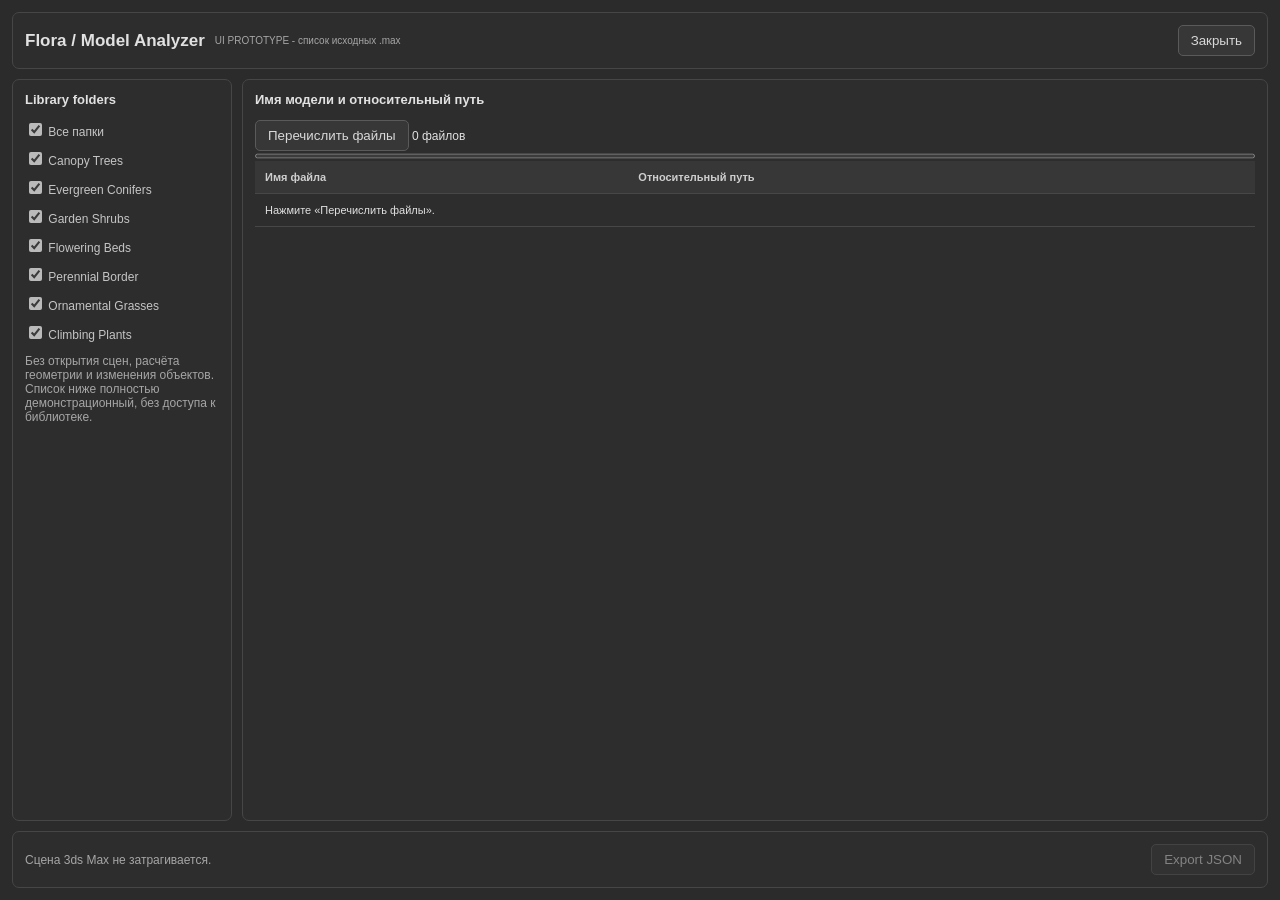
<file: flora-ui-warm/model-analyzer.html>
<!doctype html>
<html lang="ru"><head><meta charset="utf-8"><meta name="viewport" content="width=device-width, initial-scale=1"><title>Flora - Model Analyzer (Flora UI V2 demo) - 3ds Max Dark</title>
<style>
:root{font:12px Inter,"Segoe UI",Arial,sans-serif;color:#e5e5e5;background:#282828}
*{box-sizing:border-box}body{margin:0;padding:12px;background:#282828}
.app{display:flex;flex-direction:column;gap:10px;height:calc(100vh - 24px);min-height:450px}
header,footer,aside,main{background:#2d2d2d;border:1px solid #464646;border-radius:7px;padding:12px}
header,footer{display:flex;align-items:center;gap:10px;flex-wrap:wrap}
header strong{font-size:17px}header small,footer span,p{color:#a6a6a6}header small,footer span{margin-right:auto}
.content{display:grid;grid-template-columns:220px minmax(0,1fr);gap:10px;min-height:0;flex:1}
aside,main{min-width:0;overflow:auto}main{display:flex;flex-direction:column}
h2{font-size:13px;margin:0 0 13px}button{padding:7px 12px;background:#373737;color:#d8d8d8;border:1px solid #5a5a5a;border-radius:5px;cursor:pointer}
button:hover{background:#4d4d4d}button:disabled{opacity:.5}
input[type=checkbox],progress{accent-color:#bababa}label{display:block;margin:10px 0;color:#c5c5c5}
table{width:100%;border-collapse:collapse;font-size:11px}th,td{text-align:left;padding:10px;border-bottom:1px solid #474747}
th{position:sticky;top:0;background:#373737;color:#cfcfcf}
.scroll{overflow:auto;flex:1;min-height:0}progress{width:100%;height:10px}
@media(max-width:700px){.content{grid-template-columns:1fr}.app{height:auto}}


/* 3ds Max Dark: neutral charcoal controls with steel-blue selection. */
:root{color-scheme:dark;--bg:#303030;--panel:#414141;--line:#5a5a5a;--line2:#555555;--fg:#e0e0e0;--dim:#aeaeae;--green:#80a8c7;--button:#4b4b4b;--ok:#a0c29a;--bad:#d17d7b;--yellow:#c8a45e}
body{background:#2b2b2b;color:#e1e1e1}
button,select,input{accent-color:#80a8c7}
button:hover{background:#5b5b5b}
button:focus-visible,input:focus-visible{outline:2px solid #85aacb;outline-offset:1px}
</style></head>
<body><div class="app"><header><strong>Flora / Model Analyzer</strong><small>UI PROTOTYPE - список исходных .max</small><button id="close">Закрыть</button></header>
<div class="content"><aside><h2>Library folders</h2><label><input id="all" type="checkbox" checked> Все папки</label><label><input class="folder" type="checkbox" value="Canopy Trees" checked> Canopy Trees</label><label><input class="folder" type="checkbox" value="Evergreen Conifers" checked> Evergreen Conifers</label><label><input class="folder" type="checkbox" value="Garden Shrubs" checked> Garden Shrubs</label><label><input class="folder" type="checkbox" value="Flowering Beds" checked> Flowering Beds</label><label><input class="folder" type="checkbox" value="Perennial Border" checked> Perennial Border</label><label><input class="folder" type="checkbox" value="Ornamental Grasses" checked> Ornamental Grasses</label><label><input class="folder" type="checkbox" value="Climbing Plants" checked> Climbing Plants</label><p>Без открытия сцен, расчёта геометрии и изменения объектов. Список ниже полностью демонстрационный, без доступа к библиотеке.</p></aside>
<main><h2>Имя модели и относительный путь</h2><div><button id="start">Перечислить файлы</button> <span id="counter">0 файлов</span></div><progress id="progress" value="0" max="100"></progress><div class="scroll"><table><thead><tr><th>Имя файла</th><th>Относительный путь</th></tr></thead><tbody id="rows"><tr><td colspan="2">Нажмите «Перечислить файлы».</td></tr></tbody></table></div></main></div>
<footer><span id="status">Сцена 3ds Max не затрагивается.</span><button id="export" disabled>Export JSON</button></footer></div>
<script>
(()=>{
const $=x=>document.querySelector(x);
const source=[["Catharanthus_roseus","Flowering Beds"],["Clerodendrum_thomsoniae","Climbing Plants"],["Cuphea_hyssopifolia","Flowering Beds"],["Hydrangea_paniculata","Garden Shrubs"],["Rhododendron_ponticum","Garden Shrubs"],["Lavandula_angustifolia","Perennial Border"],["Acer_palmatum","Canopy Trees"],["Betula_pendula","Canopy Trees"],["Juniperus_communis","Evergreen Conifers"],["Picea_abies","Evergreen Conifers"],["Pennisetum_alopecuroides","Ornamental Grasses"],["Miscanthus_sinensis","Ornamental Grasses"]].flatMap(([base,folder])=>[1,2,3].map(n=>{const name=base+"_"+String(n).padStart(2,"0")+".max";return {name,path:folder+"/"+name}}));
let rows=[];
$("#all").addEventListener("change",e=>document.querySelectorAll(".folder").forEach(x=>x.checked=e.target.checked));
document.querySelectorAll(".folder").forEach(x=>x.addEventListener("change",()=>{$("#all").checked=[...document.querySelectorAll(".folder")].every(x=>x.checked)}));
$("#start").addEventListener("click",()=>{const folders=[...document.querySelectorAll(".folder")].filter(x=>x.checked).map(x=>x.value);rows=source.filter(m=>folders.some(f=>m.path.includes(f+"/")));$("#rows").innerHTML=rows.length?rows.map(m=>"<tr><td>"+m.name+"</td><td>"+m.path+"</td></tr>").join(""):'<tr><td colspan="2">Нет файлов для выбранных папок.</td></tr>';$("#counter").textContent=rows.length+" файлов";$("#progress").value=100;$("#export").disabled=!rows.length;$("#status").textContent="Готово. Только тестовые данные браузера."});
$("#export").addEventListener("click",()=>{const url=URL.createObjectURL(new Blob([JSON.stringify({models:rows},null,2)],{type:"application/json"}));const a=document.createElement("a");a.href=url;a.download="Flora_Models_DEMO.json";a.click();setTimeout(()=>URL.revokeObjectURL(url),1000)});
$("#close").addEventListener("click",()=>window.close());
})();
</script></body></html>
</file>
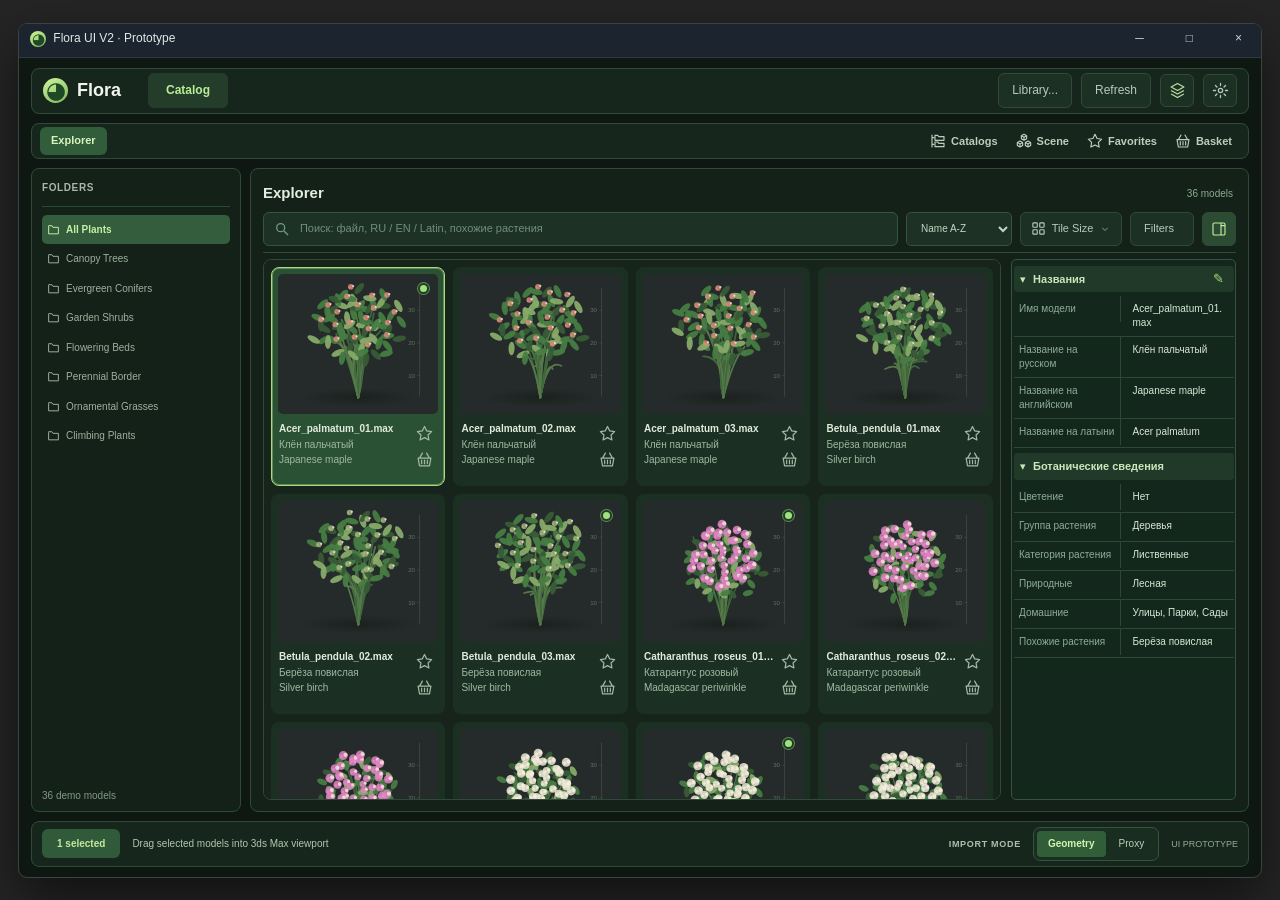
<file: flora-ui/Flora-UI.html>
<!doctype html>
<html lang="ru">
<head>
  <meta charset="utf-8">
  <meta name="viewport" content="width=device-width, initial-scale=1">
  <title>Flora UI - Interactive Design Workspace</title>
  <meta name="description" content="Editable interactive interface prototype for Flora, 3ds Max 2026 and Corona 14">
  <style>:root{font-family:Inter,"Segoe UI",Arial,sans-serif;font-synthesis:none;color-scheme:dark;color:#d9e6d7;background:#222522;font-size:12px;--bg:#111c15;--surface:#17241b;--surface2:#1c2d21;--surface3:#203628;--border:#2f4b37;--border2:#3a5b41;--text:#e3eee0;--muted:#91aa95;--muted2:#718f7c;--green:#a6db7e;--selected:#315d3a;--hover:#274632;--red:#eb8176;--amber:#e6c076}
*{box-sizing:border-box}html,body{margin:0;min-height:100%;}button,input,select{font:inherit}button{cursor:pointer}button:focus-visible,input:focus-visible,select:focus-visible,a:focus-visible{outline:2px solid #a6db7e;outline-offset:2px}a{color:inherit;text-decoration:none}[hidden]{display:none!important}
.stage{min-height:100vh;display:flex;align-items:center;justify-content:center;padding:18px;background:#252525}.desktop-window{width:min(100%,1475px);height:min(93vh,940px);min-height:725px;border:1px solid #38463e;border-radius:9px;background:#0e1711;display:flex;flex-direction:column;overflow:hidden;box-shadow:0 22px 55px #0008}.os-bar{flex:0 0 34px;background:#1c242f;padding:7px 11px;color:#dfe9e7;border-bottom:1px solid #303a3c;font-size:12px}.logo{height:25px;width:25px;flex:0 0 25px;border-radius:50%;display:grid;place-items:center;background:linear-gradient(150deg,#cef49a,#81b762);color:#1f4924;font-weight:900;font-size:23px;line-height:1}.logo-mini{display:inline-grid;width:16px;height:16px;font-size:15px;vertical-align:middle;margin-right:4px}.os-actions{float:right;letter-spacing:8px;color:#cad4df}
.application{flex:1;min-height:0;padding:10px 12px;display:flex;flex-direction:column;gap:9px}.top-header,.catalog-nav,.statusbar{border:1px solid var(--border);border-radius:8px;background:#17261c;display:flex;align-items:center}.top-header{height:46px;flex:0 0 46px;padding:6px 11px;gap:9px}.brand-title{font-size:18px;color:#f0f5ee;font-weight:700}.workspace-nav{display:flex;align-items:center;gap:4px;margin-left:18px}.workspace-tab{border:1px solid transparent;color:#91ac99;padding:8px 17px;border-radius:6px;background:transparent;font-weight:600}.workspace-tab.active{background:#233d2a;color:#bbed95}.workspace-tab:hover{background:#294d32}.future-dot{display:inline-block;height:5px;width:5px;border-radius:50%;background:#c4ae78;vertical-align:middle;margin-left:4px}.fill{flex:1}.toolbar-button{border:1px solid var(--border);border-radius:6px;background:#1c3023;color:#b8cbb9;padding:8px 13px;display:inline-flex;align-items:center;justify-content:center;gap:6px;white-space:nowrap}.toolbar-button:hover{background:#274832;color:#e1f1d9}.icon-button{width:34px;height:33px;padding:6px}.manager-link{color:#b9dfa5}.toolbar-button.active{background:#2b4c33;color:#c7eb9f}.app-version{font-size:10px;color:#7e9a83;white-space:nowrap;margin-left:2px}
.workspace-container{display:flex;flex:1;flex-direction:column;min-height:0;gap:9px}.catalog-nav{flex:0 0 40px;padding:4px 8px;gap:6px}.catalog-tabs{display:flex;align-items:center;gap:4px;overflow-x:auto}.catalog-tab{border:0;background:transparent;color:#b4c7b4;padding:9px 15px;border-radius:6px;white-space:nowrap}.catalog-tab.active{background:#315d3a;color:#d9f3bc;font-weight:700}.catalog-tab:hover{background:#2a4a32}.catalog-tab .catalog-close{margin-left:9px;color:#81a184;font-size:11px}.catalog-body{display:grid;grid-template-columns:198px minmax(0,1fr);gap:9px;min-height:0;flex:1}.sidebar,.library-area{background:#142119;border:1px solid var(--border);border-radius:8px;min-height:0}.sidebar{display:flex;flex-direction:column;padding:13px 10px 10px;overflow:hidden}.sidebar-heading{font-size:10px;letter-spacing:.6px;font-weight:650;color:#a7baaa;padding:0 0 13px;border-bottom:1px solid #294b35}.sidebar-content{overflow-y:auto;flex:1;min-height:0;padding:8px 0}.sidebar-footer{font-size:10px;color:#809886;white-space:nowrap;text-overflow:ellipsis;overflow:hidden;padding-top:9px}.tree-item{background:transparent;border:0;width:100%;display:flex;align-items:center;gap:6px;text-align:left;padding:8px 5px;color:#9cb19f;border-radius:5px;min-width:0}.tree-item .tree-name{min-width:0;overflow:hidden;white-space:nowrap;text-overflow:ellipsis;font-size:10px}.tree-item svg{flex:0 0 13px}.tree-item .twisty{color:#93ae97;width:9px;flex-shrink:0}.tree-item.active{background:#335d3c;color:#c4f0a5;font-weight:700}.tree-item:hover{background:#264331}.tree-item.child{padding-left:19px}.tree-item.category{font-size:11px}.tree-item.category.child{padding-left:21px}.sidebar-section-button{width:100%;border:1px solid #3d5b45;background:#1e3528;border-radius:5px;color:#b7dbab;padding:8px 9px;margin:7px 0;text-align:left}.sidebar-section-button:hover{background:#2c4d34}
.library-area{min-width:0;display:flex;flex-direction:column;padding:14px 12px 11px;overflow:hidden;gap:10px}.content-heading{display:flex;align-items:center;justify-content:space-between;gap:15px}.content-heading h1{font-size:18px;color:var(--text);margin:0 0 5px;line-height:1.4}.content-heading p{font-size:10px;color:#869f8b;margin:0;overflow:hidden;white-space:nowrap;text-overflow:ellipsis}.content-tag{font-size:10px;border:1px solid #435f45;color:#abd09e;background:#1c3225;padding:6px 10px;border-radius:5px;white-space:nowrap}
.search-toolbar{display:flex;gap:8px;align-items:center;padding-bottom:10px;border-bottom:1px solid #294a34}.search-holder{background:#1d3225;border:1px solid #35563e;border-radius:6px;display:flex;align-items:center;gap:8px;color:#719880;flex:1;padding:0 10px;min-width:0;height:36px}.search-holder input{background:transparent;border:0;outline:none;color:#dce8da;flex:1;width:100%;min-width:0;font-size:11px}.search-holder input::placeholder{color:#708e7b}select,input[type=number]{border:1px solid #36533e;background:#1d3124;color:#c4d7c1;border-radius:5px;padding:9px 10px;font-size:11px;outline:none}.search-toolbar select{width:130px;flex-shrink:0;height:36px}.model-count{font-size:10px;color:#93ad95;white-space:nowrap;padding:0 3px}
.results-shell{display:grid;grid-template-columns:minmax(0,1fr) 171px;gap:10px;min-height:0;flex:1}.model-grid{min-width:0;min-height:0;overflow-y:auto;padding:1px 5px 6px 1px;display:grid;grid-template-columns:repeat(auto-fill,minmax(155px,1fr));align-content:start;grid-auto-rows:max-content;gap:8px}.model-card{display:flex;flex-direction:column;min-width:0;background:#1b3023;border:1px solid #35533e;border-radius:8px;padding:6px;cursor:pointer;user-select:none}.model-card:hover{border-color:#6c9965;background:#243f2c}.model-card.selected{background:#2b5135;border-color:#a1d579;box-shadow:inset 0 0 0 1px #648c58}.plant-image{width:100%;aspect-ratio:1.14;background:radial-gradient(ellipse at 48% 78%,#313832,#252b2a 69%);border-radius:5px;overflow:hidden;display:flex;align-items:center;justify-content:center}.plant-image svg{height:100%;width:100%}.card-caption{display:flex;align-items:center;gap:3px;min-height:33px;padding:5px 1px 0}.card-name{font-size:10px;font-weight:650;color:#e1ebdc;overflow:hidden;text-overflow:ellipsis;white-space:nowrap;flex:1}.star-button{border:0;background:none;color:#95ac9a;padding:2px 3px;font-size:20px;line-height:1}.star-button:hover,.star-button.active{color:#c5e78e}
.properties-panel{border-left:1px solid #2d4936;padding:0 0 0 1px;min-width:0;overflow:auto}.property-rows{padding:7px}.property-row{display:flex;justify-content:space-between;gap:8px;font-size:10px;padding:7px 3px;border-bottom:1px solid #294a35}.property-row span:first-child{color:#849e89}.property-row span:last-child{color:#dbedcf;text-align:right;overflow-wrap:anywhere}.empty-property{font-size:10px;color:#718a79;padding:5px 2px;line-height:1.7}
.statusbar{flex:0 0 41px;padding:5px 10px;gap:12px;font-size:10px;color:#b0c8af}.selected-pill{background:#315a3a;color:#c4ea9e;border-radius:6px;font-weight:750;padding:9px 15px;white-space:nowrap}.footer-label{font-size:9px;letter-spacing:.7px;color:#afbead;font-weight:700}.segmented{border:1px solid #33553e;border-radius:7px;background:#1a2d21;display:flex;gap:2px;padding:3px}.segmented button{background:transparent;color:#c0d1b9;border:0;border-radius:4px;padding:6px 11px;font-size:10px}.segmented button.active{background:#315e39;color:#d3f4b1;font-weight:700}.ready{color:#abd38c;white-space:nowrap}.live-dot{display:inline-block;width:7px;height:7px;border-radius:50%;background:#a2e07a;box-shadow:0 0 6px #79e8779a;margin-right:5px}
.empty-state{display:grid;place-items:center;color:#8ead90;min-height:240px;grid-column:1/-1;font-size:12px;text-align:center;padding:25px}
.primary{border:1px solid #5c8554;border-radius:6px;color:#e1f6ce;background:#31563b;font-weight:700;padding:10px 15px}.primary:hover{filter:brightness(1.14)}
.modal-backdrop{position:fixed;inset:0;background:#020804c7;display:grid;place-items:center;z-index:200;padding:15px}.modal{width:min(480px,95vw);max-height:85vh;overflow:auto;background:#17271d;border:1px solid #60835b;border-radius:10px;box-shadow:0 22px 55px #000b;padding:19px;color:#dcead9}.modal-header{display:flex;justify-content:space-between;align-items:center;border-bottom:1px solid #3c5b42;padding-bottom:13px}.modal-header h2{margin:0;font-size:17px}.close-button{border:0;color:#e0eadd;background:transparent;font-size:22px}.modal-body-section{padding:16px 0;border-bottom:1px solid #304939}.modal-body-section h3{margin:0 0 11px;font-size:13px}.modal-body-section p{font-size:11px;color:#9eb79e;line-height:1.65}.modal-body-section label{display:flex;align-items:center;gap:10px;line-height:1.5}.modal-body-section input[type=checkbox]{accent-color:#a8d982}.modal-body-section input:not([type=checkbox]),.modal-body-section select{width:100%;padding:10px;background:#203526}.modal-footer{display:flex;justify-content:flex-end;gap:8px;padding-top:16px}.modal-meta{color:#7eaa86;display:block;margin-top:10px;font-size:10px}.toast{position:fixed;bottom:26px;right:24px;z-index:300;min-width:260px;max-width:420px;padding:12px 18px;color:#e0f0d7;background:#254632;border:1px solid #79a86a;border-radius:8px;box-shadow:0 12px 28px #000a;font-size:12px}
::-webkit-scrollbar{width:8px;height:7px}::-webkit-scrollbar-track{background:#14261b}::-webkit-scrollbar-thumb{background:#4d6951;border-radius:8px;border:1px solid #294632}
@media(max-width:1100px){.model-grid{grid-template-columns:repeat(auto-fill,minmax(135px,1fr))}.results-shell{grid-template-columns:minmax(0,1fr) 125px}.catalog-body{grid-template-columns:160px minmax(0,1fr)}.app-version{font-size:9px}}
@media(max-width:790px){.stage{padding:0}.desktop-window{height:100vh;min-height:620px;border-radius:0}.application{padding:7px}.workspace-nav{margin-left:6px}.workspace-tab{padding:7px}.app-version{display:none}.top-header{gap:5px;padding:5px}.toolbar-button{padding:7px}.catalog-body{grid-template-columns:136px minmax(0,1fr);gap:6px}.results-shell{grid-template-columns:1fr}.properties-panel{display:none}.model-grid{grid-template-columns:repeat(auto-fill,minmax(135px,1fr))}.catalog-nav{padding:3px}.library-area{padding:10px}.future-label{white-space:normal}}
@media(max-width:540px){.sidebar{display:none}.catalog-body{grid-template-columns:1fr}.top-header .toolbar-button:not(.icon-button){font-size:0;width:33px;height:33px}.top-header #libraryButton:after{content:'L';font-size:12px}.top-header #refreshButton:after{content:'↻';font-size:15px}.statusbar #statusHint,.footer-label{display:none}.catalog-nav{gap:2px}.catalog-tab{padding:8px}.model-grid{grid-template-columns:repeat(2,minmax(0,1fr))}.model-count{display:none}.search-toolbar select{width:90px}.brand-title{font-size:15px}.workspace-tab{font-size:10px;padding:6px}}


/* Flora Import Basket - same flat surfaces and proportions as the Catalog. */
[hidden]{display:none!important}
.content-actions{display:flex;align-items:center;justify-content:flex-end;gap:8px;flex-wrap:wrap}
.explorer-info-status{font-size:9px;color:#92ba90;max-width:180px;overflow:hidden;text-overflow:ellipsis;white-space:nowrap}
.basket-tab-count{display:inline-grid;place-items:center;margin-left:7px;min-width:18px;height:18px;padding:0 4px;border-radius:4px;background:#294831;color:#b9e296;font-size:10px;font-weight:700}
.catalog-tab.active .basket-tab-count{background:#24442d;color:#dff4ca}
.model-card{position:relative}
.basket-add-button{position:absolute;top:12px;right:12px;z-index:1;width:27px;height:27px;display:grid;place-items:center;border:1px solid #527354;border-radius:5px;background:#203b29;color:#d2e7c7;cursor:pointer;opacity:0;transition:opacity .12s ease,background .12s ease}
.model-card:hover .basket-add-button,.model-card:focus-within .basket-add-button,.basket-add-button.is-added{opacity:1}
.basket-add-button:hover,.basket-add-button:focus-visible{background:#315c3a;color:#f0ffdf}
.basket-add-button.is-added{color:#b5e58b}
.model-grid.list-view .basket-add-button{position:static;order:5;flex:0 0 27px;opacity:1;margin-left:3px}
.plant-context-menu{position:fixed;z-index:240;min-width:192px;padding:4px;border:1px solid #49694a;border-radius:7px;background:#172a1e;box-shadow:0 8px 20px #0007}
.plant-context-menu button{width:100%;border:0;background:transparent;color:#d5ead0;text-align:left;padding:10px 12px;border-radius:4px;font-size:11px;cursor:pointer}
.plant-context-menu button:hover{background:#2b4d34}
.basket-workspace{display:flex;flex:1;flex-direction:column;min-height:0;gap:9px}
.basket-top{display:flex;align-items:center;justify-content:space-between;gap:14px;padding:17px 18px 15px;background:#142119;border:1px solid var(--border);border-radius:8px}
.basket-eyebrow{font-size:9px;letter-spacing:1.1px;color:#8ead90;margin-bottom:7px}
.basket-top h1{font-size:19px;font-weight:700;color:#e0ecdc;margin:0 0 5px}
.basket-heading-count{font-size:11px;font-weight:500;color:#91b698;margin-left:9px}
.basket-top p{font-size:11px;color:#91a994;margin:0;line-height:1.5}
.basket-toolbar{display:flex;align-items:center;justify-content:space-between;gap:15px;background:#14231a;border:1px solid var(--border);border-radius:8px;padding:11px 15px}
.basket-toolbar-info{display:flex;flex-direction:column;gap:3px}
.basket-toolbar-info strong{font-weight:650;font-size:12px;color:#d7ebcf}
.basket-toolbar-info span{font-size:10px;color:#8fad95}
.basket-size-control{display:flex;align-items:center;gap:11px;font-size:11px;color:#b0c8af;white-space:nowrap}
.basket-size-control input[type=range]{width:130px;accent-color:#a2d77e;cursor:pointer}
.basket-size-control output{font-size:10px;color:#a8c79f;min-width:39px;text-align:right}
.basket-grid{--basket-card-size:176px;flex:1;min-height:0;overflow:auto;align-content:start;display:grid;grid-template-columns:repeat(auto-fill,minmax(min(100%,var(--basket-card-size)),1fr));grid-auto-rows:max-content;gap:10px;padding:12px;background:#14221a;border:1px solid var(--border);border-radius:8px}
.basket-card{min-width:0;background:#1b3023;border:1px solid #35533e;border-radius:8px;padding:7px}
.basket-card:hover{border-color:#6a9264}
.basket-preview{position:relative;aspect-ratio:1.14;display:flex;align-items:center;justify-content:center;overflow:hidden;border-radius:5px;background:radial-gradient(ellipse at 48% 78%,#313832,#252b2a 69%)}
.basket-preview svg{width:100%;height:100%}
.basket-check{position:absolute;top:7px;left:7px;display:flex;align-items:center;gap:4px;background:#192d21ed;border:1px solid #44654a;border-radius:5px;padding:5px 6px;color:#e1f0d9;font-size:10px;cursor:pointer}
.basket-check input{width:14px;height:14px;margin:0;accent-color:#a3d77e}
.basket-remove{position:absolute;top:7px;right:7px;border:1px solid #4b6650;width:25px;height:25px;background:#1a2c21e8;border-radius:5px;color:#b3ccb2;font-size:20px;line-height:18px;cursor:pointer}
.basket-remove:hover{background:#50312f;color:#f9d2c9;border-color:#8d514c}
.basket-card-title{padding:8px 2px 0;color:#dcebd8;font-weight:650;font-size:10px;white-space:nowrap;overflow:hidden;text-overflow:ellipsis}
.basket-card-description{padding:4px 2px 3px;color:#91ac97;font-size:10px;white-space:nowrap;overflow:hidden;text-overflow:ellipsis}
.basket-empty{grid-column:1/-1;justify-self:center;align-self:center;max-width:390px;text-align:center;color:#93b49b;padding:40px 12px}
.basket-empty strong{font-size:16px;color:#d0e1ca}
.basket-empty p{font-size:11px;line-height:1.7}
.basket-footer{padding:8px 11px;min-height:49px;gap:10px}
.basket-footer-hint{font-size:10px;color:#95ac95}
.basket-demo-label{font-size:9px;color:#a7aa79;letter-spacing:.5px}
button:disabled{opacity:.43;cursor:not-allowed}
@media(max-width:790px){
 .basket-top{padding:13px}
 .basket-toolbar{flex-wrap:wrap}
 .basket-grid{grid-template-columns:repeat(auto-fill,minmax(min(100%,var(--basket-card-size)),1fr))}
 .basket-footer-hint{display:none}
}
@media(max-width:540px){
 .basket-size-control{width:100%;justify-content:space-between}
 .basket-size-control input[type=range]{width:95px}
 .basket-top h1{font-size:16px}
 .basket-demo-label{display:none}
 .content-actions{gap:4px}
 #explorerInfoButton{font-size:10px;padding:7px}
}


/* Flora UI v2 – new capabilities, original dark flat design language preserved. */
.catalog-nav{overflow:visible;position:relative;z-index:22}
.catalog-tabs{min-width:0;flex:0 1 auto}
.catalogs-dropdown{position:relative;flex:0 0 auto}
.catalogs-trigger{display:flex;align-items:center;gap:7px;border:1px solid transparent}
.catalogs-trigger.active{color:#c8edac;background:#315d3a}
.catalog-selected-name{font-size:9px;font-weight:500;color:#c5e4b5;max-width:115px;overflow:hidden;text-overflow:ellipsis;white-space:nowrap}
.catalogs-menu{position:absolute;top:calc(100% + 7px);left:0;width:232px;z-index:60;padding:5px;background:#192b20;border:1px solid #3b5d44;border-radius:8px;box-shadow:0 10px 24px #0008;max-height:min(390px,64vh);overflow-y:auto}
.catalog-menu-heading{font-size:9px;letter-spacing:.9px;color:#8faa92;padding:11px 10px 9px}
.catalog-menu-item,.catalog-menu-add{display:flex;align-items:center;gap:9px;width:100%;padding:10px 11px;border:0;border-radius:5px;background:transparent;color:#bfcebf;text-align:left;font-size:11px}
.catalog-menu-item:hover,.catalog-menu-add:hover{background:#284832}
.catalog-menu-item.active{background:#31563a;color:#d9f0c7}
.catalog-menu-dot{width:8px;height:8px;border-radius:50%;background:#648a67;border:1px solid #9abb95}
.catalog-menu-item.active .catalog-menu-dot{background:#b8e78d}
.catalog-menu-divider{height:1px;background:#33513b;margin:5px 4px}
.catalog-menu-add{color:#c0e5ab;font-weight:650}
.catalog-tabs::-webkit-scrollbar{height:3px}
.theme-section{font-weight:650;color:#b6cdb5}
.theme-composition{padding-left:24px;color:#a9bfa9;min-height:30px}
.theme-composition-mark{color:#83b789;font-size:13px;width:13px}
.theme-composition.active{color:#ddf6c7}
.role-heading{grid-column:1/-1;display:flex;align-items:center;gap:12px;font-size:10px;font-weight:700;letter-spacing:1px;color:#b9d2b7;border-bottom:1px solid #31523a;padding:12px 2px 9px;margin-top:7px}
.role-heading:first-child{margin-top:0}
.role-heading span{font-size:10px;font-weight:450;letter-spacing:0;color:#799e83}
.content-heading>div:first-child{flex:1;min-width:0}
.content-heading h1{white-space:normal;overflow-wrap:anywhere}
.content-heading p{white-space:nowrap;max-width:100%}
.content-actions{flex:0 0 auto;max-width:54%;min-width:0}

/* FloraAtlas filters: compact, width-responsive layout and independent vertical scroll. */
.filter-trigger{font-size:11px}
#filterCount{color:#c5ecaf;font-weight:700}
.filter-panel{container-type:inline-size;display:flex;flex-direction:column;flex:0 1 auto;min-height:0;max-height:var(--filter-max-height,320px);overflow:hidden;border:1px solid #385741;background:#1a2c25;border-radius:7px;padding:9px 10px 7px}
.filter-header{display:flex;flex:0 0 auto;align-items:center;gap:8px;min-height:28px;padding:0 0 7px}
.filter-header strong{font-size:11px;color:#e0eee1}
.filter-header button{padding:5px 9px;font-size:10px}
.filter-active-count{background:#315b3b;color:#c4edaa;padding:3px 7px;border-radius:20px;font-size:10px;font-weight:700}
.filter-scroll{overflow-x:hidden;overflow-y:auto;overscroll-behavior:contain;scrollbar-gutter:stable;min-height:0;flex:1;outline-offset:-2px}
.filter-content{max-width:860px;padding:2px 6px 5px 0}
.filter-controls{display:grid;grid-template-columns:repeat(4,minmax(0,190px));gap:10px;margin-bottom:11px;max-width:820px}
.filter-controls label,.filter-height,.filter-flowering,.filter-environment-controls label{display:flex;flex-direction:column;gap:5px;min-width:0;color:#afcbb5;font-size:10px}
.filter-controls select,.filter-controls input,.filter-environment-controls select{height:30px;min-width:0;width:100%;padding:5px 7px;background:#193226;border:1px solid #35543e;color:#d2e4d1;border-radius:5px;font-size:10px}
.filter-controls input:disabled{opacity:.5;cursor:not-allowed}
.filter-flowering{border:0;padding:0;margin:0;min-inline-size:0}
.filter-flowering legend{margin:0 0 5px;padding:0;color:#afcbb5;font-size:10px}
.filter-segments{display:flex;align-items:stretch;min-width:0;width:100%;background:#172c21;border:1px solid #385541;border-radius:5px;padding:2px;gap:2px;height:30px}
.filter-segments button{flex:1;min-width:0;padding:3px 4px;border:1px solid transparent;background:transparent;color:#bdd2be;border-radius:4px;font-size:10px}
.filter-segments button.active{border-color:#80bf70;background:#2d5336;color:#caf1b6}
.filter-field-label{min-height:12px}
.filter-field-label small{font-size:9px;color:#88a28d;font-weight:400;margin-left:4px}
.filter-height-fields{display:flex;gap:5px;min-width:0}
.filter-height-fields input{width:50%}
.filter-environment{border-top:1px solid #365340;padding-top:11px}
.filter-section-heading{display:flex;align-items:center;gap:9px;margin-bottom:9px;color:#d7e6d7;font-size:11px}
.filter-environment-controls{display:grid;grid-template-columns:repeat(2,minmax(0,195px));gap:10px;max-width:400px}
.filter-controls select:disabled,.filter-environment-controls select:disabled{opacity:.48;cursor:not-allowed;background:#14261c;color:#8aa08c}
@container (max-width:840px){.filter-controls{grid-template-columns:repeat(2,minmax(0,195px))}}
@container (max-width:470px){.filter-controls,.filter-environment-controls{grid-template-columns:minmax(0,1fr)}.filter-content{max-width:100%}}

/* Adjustable Properties without adding material depth to buttons. */
.results-shell{grid-template-columns:minmax(0,1fr) var(--properties-width,240px);min-width:0}
.properties-panel{position:relative;min-width:170px;display:flex;flex-direction:column;overflow:hidden}
.properties-resize{position:absolute;z-index:9;width:10px;left:0;top:0;bottom:0;cursor:col-resize;touch-action:none;transform:translateX(-4px)}
.properties-resize:hover,.properties-resize:focus-visible{background:#79b97844;outline:none}
.property-rows{overflow:auto;min-height:0;flex:1;padding:0 7px 9px}
.property-group{margin-bottom:7px}
.property-group-title{display:flex;align-items:center;gap:7px;width:100%;text-align:left;border:0;background:#213929;color:#c1dbb8;font-weight:700;font-size:10px;border-radius:4px;padding:9px 6px;margin-bottom:4px}
.property-group-title:hover{background:#2b4a34}
.property-row{display:grid;grid-template-columns:minmax(0,41%) minmax(0,1fr);gap:6px;align-items:start;line-height:1.5;padding:7px 5px;min-height:26px}
.property-row>span{overflow-wrap:anywhere;white-space:normal;min-width:0}
.property-row>span:first-child{color:#89a58e}
.property-row>span:last-child{color:#c6dac0;text-align:left}
.property-missing{font-style:normal;color:#77967f}
.property-tags{display:flex;flex-wrap:wrap;gap:4px}
.property-tag{padding:3px 5px;border:1px solid #406345;color:#badcac;background:#243b2b;border-radius:4px;font-size:9px;max-width:100%;overflow-wrap:anywhere}
.property-special{padding:7px 4px}
.property-special-name{font-size:10px;color:#b9d2b4;font-weight:650;margin:0 0 8px}
.similar-plant-block{display:flex;flex-direction:column;gap:6px}
.similar-plant-item{width:100%;background:#213628;border:1px solid #3b5941;display:flex;align-items:center;text-align:left;border-radius:5px;color:#c5dcc0;gap:8px;padding:5px;font-size:10px;min-width:0}
.similar-plant-item:hover{background:#2c5035}
.similar-plant-item svg{width:34px;height:35px;flex:0 0 34px;border-radius:4px;background:#2c3830}
.similar-plant-item span{overflow-wrap:anywhere;min-width:0}
.property-hint{font-size:9px;color:#809d84;line-height:1.5;margin:7px 4px 11px}
.composition-properties .property-group-title{cursor:default}
@media(max-width:1100px){.results-shell{grid-template-columns:minmax(0,1fr) min(27%,var(--properties-width,240px))}}
@media(max-width:790px){
 .results-shell{grid-template-columns:1fr;grid-template-rows:minmax(200px,1fr) minmax(170px,220px)}
 .properties-panel{display:flex!important;min-width:0}
 .properties-resize{display:none}
 .model-grid{min-height:0}
 
 .catalog-selected-name{max-width:70px}
 .catalogs-menu{left:auto;right:0}
}
@media(max-width:540px){
 .catalog-tabs{gap:0}
 .catalog-tab{padding:7px 9px;font-size:10px}
 .catalogs-trigger{font-size:10px;gap:4px}
 .catalog-selected-name{display:none}
 
 
 
 .search-toolbar{flex-wrap:wrap}
 .search-holder{min-width:145px}
 
 .content-heading{align-items:flex-start;flex-wrap:wrap}
 .content-actions{max-width:100%}
}

.composition-intro{font-size:10px;color:#a3baa5;background:#1c2f22;border:1px solid #35543e;border-radius:6px;padding:8px 10px;line-height:1.5}
.composition-intro strong{color:#cde6bf}
.composition-intro span{color:#8ca590}

.description-status{border:1px solid #3c6645;color:#baddb6;background:#213b2a;border-radius:5px;font-size:9px;line-height:1.4;padding:7px;margin:6px 0 11px}
.description-status.missing{border-color:#52553d;color:#c6c295;background:#2b2d22}


/* Installed Flora 1.0.0.26 visual proportions (prototype only). */
.desktop-window{width:min(100%,1680px);height:min(95vh,1000px);min-height:400px}
.top-header .app-version{display:none}
.catalog-body{grid-template-columns:clamp(180px,16.4vw,235px) minmax(0,1fr)}
.library-area{padding:11px 10px 9px;gap:7px}
.content-heading h1{font-size:16px;margin:0 0 4px}
.content-actions{display:flex;align-items:center;gap:7px}
.model-count{font-size:10px;color:#89ae8f;white-space:nowrap}
.search-toolbar{padding-bottom:2px;gap:6px}
.search-holder,.search-toolbar select{height:32px}
.search-toolbar select{width:106px}
.model-grid{grid-template-columns:repeat(auto-fill,minmax(min(100%,215px),1fr));gap:6px}
.results-shell{grid-template-columns:minmax(0,1fr) var(--properties-width,225px);gap:7px}
.properties-panel{border:1px solid #35543f;border-radius:5px;background:#13271d;min-width:170px}
.property-rows{padding:0 1px 8px}
.property-group{margin-bottom:5px}
.property-group-title{padding:6px;color:#c8e8bb}
.property-row{display:grid;grid-template-columns:minmax(0,49%) minmax(0,51%);gap:0;border-bottom:1px solid #2c4935;padding:0;min-height:29px}
.property-row>span{padding:6px 5px;font-size:10px;line-height:1.35}
.property-row>span:first-child{border-right:1px solid #2c4935;color:#8fac99}
.property-row>span:last-child{color:#d8e8d4}
.property-row .property-tags{gap:3px}
.property-tag{border:0;background:transparent;font-size:10px;color:#d8e8d4;padding:0}
.similar-plain{font-size:10px;color:#d6e8ce;line-height:1.4;overflow-wrap:anywhere}
.library-area.properties-hidden .results-shell{grid-template-columns:minmax(0,1fr)}
.library-area.properties-hidden .properties-panel{display:none}
@media (max-height:620px){.application{gap:5px}.top-header{height:38px;flex-basis:38px}.catalog-nav{flex-basis:34px}.library-area{gap:5px}.catalog-body{gap:6px}.statusbar{flex-basis:34px}}
@media(max-width:790px){.results-shell{grid-template-columns:minmax(0,1fr) var(--properties-width,225px);grid-template-rows:minmax(0,1fr)}}
@media(max-width:540px){.catalog-body{grid-template-columns:1fr}.sidebar{display:none}.results-shell{grid-template-columns:minmax(0,1fr) 170px}.model-grid{grid-template-columns:repeat(auto-fill,minmax(min(100%,165px),1fr))}}

/* Flora UI V2: shared card scale, nine-column Table View and fixed Properties. */
.tile-size-control{display:flex;align-items:center;gap:6px;white-space:nowrap;color:#a6c5a4;font-size:10px;min-width:150px}
.tile-size-control input[type=range]{width:83px;min-width:42px;accent-color:#a6db7e;cursor:pointer}
.tile-size-control output{min-width:36px;font-size:10px;text-align:right;color:#c7e7b7}
.model-grid{grid-template-columns:repeat(auto-fill,minmax(176px,1fr));gap:6px;overflow:auto;align-content:start}
.model-card{min-width:0;align-self:start}
.card-caption{min-height:29px}
.card-secondary{display:block;max-width:100%;padding:1px 2px 3px;color:#9ab49a;font-size:10px;line-height:1.3;white-space:nowrap;overflow:hidden;text-overflow:ellipsis}
.model-grid.table-mode{display:block;overflow:auto;padding:0;background:#13261b;border:1px solid #35533e;border-radius:5px}
.flora-table{table-layout:fixed;border-collapse:collapse;font-size:10px;min-width:100%;color:#d3e7cf}
.flora-table th,.flora-table td{position:relative;border-bottom:1px solid #304d38;border-right:1px solid #294633;padding:8px 9px;text-align:left;overflow:hidden;text-overflow:ellipsis;white-space:nowrap}
.flora-table th{position:sticky;top:0;z-index:3;background:#203a29;color:#bad6b2;padding:0}
.flora-table th>button{display:block;width:100%;min-height:33px;padding:8px 12px 8px 8px;text-align:left;color:inherit;border:0;background:transparent;cursor:pointer;white-space:nowrap;overflow:hidden;text-overflow:ellipsis}
.flora-table th>button:hover{background:#2a4a34}
.flora-table tbody tr{cursor:pointer}
.flora-table tbody tr:hover{background:#243e2c}
.flora-table tbody tr.selected{background:#31583b;outline:1px solid #84b971;outline-offset:-1px}
.flora-table td:first-child{color:#e0eedb;font-weight:650}
.flora-table td .table-cell-value{display:block;overflow:hidden;text-overflow:ellipsis;white-space:nowrap}
.flora-table td:first-child .table-cell-value{padding-right:47px}
.table-actions{position:absolute;right:4px;top:2px;display:flex;align-items:center;gap:2px}
.table-actions button{border:0;background:transparent;color:#bbd9ab;font-size:14px;padding:5px;line-height:1}
.table-actions button:hover{color:#e5f6ca}
.table-resize{position:absolute;right:0;top:0;bottom:0;width:7px;cursor:col-resize;touch-action:none}
.table-resize:hover{background:#76ae70a0}
.properties-panel .property-rows{padding-top:6px}
.settings-actions{display:flex;flex-wrap:wrap;gap:7px}
.settings-actions .toolbar-button{font-size:10px;padding:7px}
.danger-button{border-color:#84574d;color:#f0c4bc}
.font-settings{margin-top:10px;color:#a5c6a0}
.basket-grid.basket-table-view{display:block;overflow:auto}
.basket-table{width:max-content}
.basket-table td label{display:flex;align-items:center;gap:7px;min-width:0}
.basket-table td label span{min-width:0;overflow:hidden;text-overflow:ellipsis}
.basket-table input{accent-color:#a6db7e}
.basket-remove-table{border:0;background:transparent;color:#dcb5ae;padding:1px 5px}
@media(max-width:1000px){.search-toolbar{flex-wrap:wrap}.tile-size-control{order:2;flex:1 1 135px}.search-holder{flex:2 1 220px}}
@media(max-width:600px){.tile-size-control{min-width:0;flex:1 1 130px}.model-grid:not(.table-mode){padding-right:3px}.flora-table{font-size:10px}}


/* Flora UI V2 | 20.10.2026 - flat, responsive workspace. */
.catalog-actions{display:flex;align-items:center;gap:5px;flex:0 0 auto}
.catalog-actions .catalog-tab.icon-nav{height:32px;width:36px;padding:6px;display:inline-flex;align-items:center;justify-content:center;position:relative;border:1px solid transparent;border-radius:6px}
.icon-nav svg{width:17px;height:17px;fill:none;stroke:currentColor;stroke-width:1.8;stroke-linecap:round;stroke-linejoin:round;flex-shrink:0}
.icon-nav:hover,.icon-nav:focus-visible{background:var(--hover)}
.icon-nav.active{background:var(--selected);border-color:var(--border2);color:var(--green)}
.icon-count{position:absolute;right:-4px;top:-4px;min-width:15px;height:15px;line-height:15px;background:var(--selected);border:1px solid var(--border2);font-size:9px;text-align:center;border-radius:8px}
.catalog-nav{min-width:0}.catalog-tabs{overflow:visible;flex:0 0 auto}
.catalog-nav .fill{min-width:4px}
.catalogs-trigger{gap:0}.catalogs-menu{right:0;left:auto;min-width:215px}
.filter-panel{background:#1b3023;width:100%;max-width:none;min-width:0}
.filter-content{width:100%;max-width:none;min-width:0}
.filter-controls{grid-template-columns:repeat(4,minmax(0,1fr));max-width:none}
.filter-environment-controls{max-width:none}
.search-holder{min-width:0;flex:1 1 auto}
.results-shell{min-width:0}
.model-grid{border:1px solid var(--border);border-radius:8px;background:var(--surface);padding:7px;min-width:0}
.model-card{border:1px solid transparent}
.model-card.selected{border-color:var(--green)}
.plant-image,.basket-preview{background:#252b2a}
.model-grid.table-mode{padding:0}
.scene-sidebar-note{padding:11px;color:var(--muted);line-height:1.6}
.scene-sidebar-note strong{color:var(--text);font-size:12px}.scene-sidebar-note p{margin:9px 0}
.scene-node-count{color:var(--green);font-size:10px;padding:4px 2px}
.missing-preview{color:var(--muted);font-size:11px;border:1px dashed var(--border2);padding:22px 10px;border-radius:6px}
.property-heading{display:flex;align-items:center;gap:3px;background:#213929;border-radius:4px;margin-bottom:4px}
.property-heading .property-group-title{margin:0;flex:1;min-width:0}
.property-edit-actions{display:flex;align-items:center;gap:2px;padding:0 4px}
.property-edit-actions button{border:1px solid transparent;background:transparent;color:var(--green);font-size:13px;border-radius:4px;width:23px;height:23px;padding:0}
.property-edit-actions button:hover{border-color:var(--border2);background:var(--selected)}
.property-edit-field{min-width:0;width:100%;border:1px solid var(--border2);background:#193226;color:var(--text);border-radius:4px;padding:5px;font-size:10px}
.property-row:has(.property-edit-field){align-items:center}
.property-row:has(.property-edit-field)>span:first-child{flex:0 0 42%}
.property-row .property-edit-field{flex:1}
.prototype-note{font-size:9px;color:var(--muted);white-space:nowrap}
#basketProxyControls{flex-shrink:0}
.modal-body-section input:not([type="checkbox"]){max-width:100%;background:#193226;border:1px solid var(--border2);color:var(--text);border-radius:5px;padding:7px}
@container (max-width:660px){.filter-controls{grid-template-columns:repeat(2,minmax(0,1fr))}}
@container (max-width:360px){.filter-controls{grid-template-columns:minmax(0,1fr)}.filter-environment-controls{grid-template-columns:minmax(0,1fr)}}
@media(max-width:540px){.catalog-actions{gap:2px}.catalog-actions .catalog-tab.icon-nav{width:31px;height:31px}.catalog-tabs .catalog-tab{padding:8px 11px}.prototype-note{display:none}.basket-footer .footer-label{display:none}}


/* Flora UI V2 approved corrections | pass 2 */
/* Consistent navigation and spacing without changing the dark-green palette. */
:root{font-family:Inter,"Segoe UI",Arial,sans-serif}
button,input,select,textarea{font-family:inherit}
button,select,input{line-height:1.35}
.catalog-nav{flex:0 0 62px;min-height:62px;padding:5px 10px;gap:8px;align-items:center}
.catalog-tabs{align-items:center;flex:0 0 auto;overflow:visible}
.catalog-tabs .catalog-tab{min-height:32px;padding:7px 14px;font-size:11px;font-weight:650;line-height:1.2}
.catalog-actions{display:flex;align-items:center;justify-content:flex-end;gap:5px;min-width:0;flex:0 0 auto}
.catalogs-dropdown{flex:0 0 auto;position:relative}
.catalog-actions .catalog-tab.icon-nav{display:flex;flex-direction:column;align-items:center;justify-content:center;gap:3px;width:69px;height:52px;padding:5px 4px 4px;border-radius:6px;font-size:10px;font-weight:550;line-height:1.1;text-align:center;color:#bdcebf;border:1px solid transparent;white-space:nowrap}
.catalog-actions .catalog-tab.icon-nav svg{width:21px;height:21px;fill:none;stroke:currentColor;stroke-width:1.7;stroke-linecap:round;stroke-linejoin:round;flex:none}
.catalog-actions .catalog-tab.icon-nav .nav-label{display:block;font-size:10px;line-height:12px;font-weight:550;letter-spacing:0}
.catalog-actions .catalog-tab.icon-nav:hover{background:var(--hover);color:var(--text)}
.catalog-actions .catalog-tab.icon-nav.active{background:var(--selected);border-color:var(--border2);color:#def5c9}
.catalog-actions .icon-count{right:1px;top:1px;font-weight:700}
.catalogs-menu{left:auto;right:0;top:calc(100% + 5px)}
/* Search and results separation. */
.library-area{padding:12px 12px 11px;gap:10px;min-width:0}
.content-heading{gap:12px;min-height:37px;align-items:center}
.content-heading h1{font-size:15px;line-height:1.3;margin:0 0 5px;font-weight:680}
.content-heading p{font-size:10px;line-height:1.4}
.content-actions{gap:8px}
.search-toolbar{display:flex;align-items:center;gap:8px;flex-wrap:wrap;padding:0 0 13px;margin:0 0 2px;border-bottom:1px solid var(--border);min-width:0}
.search-holder{height:34px;min-width:130px;flex:1 1 230px;padding:0 10px;gap:8px}
.search-holder input{font-size:11px}
.search-toolbar select{height:34px;flex:0 0 106px;font-size:10px}
.search-toolbar .toolbar-button{height:34px;flex-shrink:0;font-size:11px}
.search-toolbar .icon-button{min-width:34px}
/* Exactly one popup slider (two triggers never visible together). */
.tile-trigger{display:inline-flex;align-items:center;justify-content:center;gap:6px;min-width:102px;padding:5px 9px;white-space:nowrap;font-size:10px}
.tile-trigger svg{width:15px;height:15px;fill:none;stroke:currentColor;stroke-width:1.8;stroke-linecap:round;stroke-linejoin:round;flex:none}
.tile-trigger svg:last-child{width:12px;height:12px;opacity:.8}
.tile-trigger[aria-expanded="true"]{border-color:var(--green);background:var(--selected);color:var(--text)}
.tile-size-popover{position:fixed;left:0;top:0;z-index:310;width:232px;padding:13px 14px 11px;border:1px solid var(--border2);border-radius:8px;background:#1b3023;box-shadow:0 10px 25px #0008}
.tile-popover-heading{display:flex;align-items:center;justify-content:space-between;gap:8px;font-size:11px;color:var(--text);font-weight:650}
.tile-popover-heading output{color:var(--green);font-variant-numeric:tabular-nums;white-space:nowrap}
.tile-size-popover input[type=range]{display:block;width:100%;margin:12px 0 8px;accent-color:var(--green);cursor:pointer}
.tile-popover-hint{font-size:10px;line-height:1.4;color:var(--muted)}
/* Card actions below preview; scene presence in previous + location only. */
.filter-panel{margin:0 0 2px;padding:10px 11px 8px}
.results-shell{gap:10px;min-height:0}
.model-grid{padding:7px;gap:8px}
.model-card{min-width:0;padding:6px;overflow:hidden}
.model-card .plant-image{position:relative;overflow:hidden}
.scene-presence-dot{position:absolute;top:9px;right:9px;display:block;width:11px;height:11px;border:2px solid #243b2b;border-radius:50%;background:#9ee27b;box-shadow:0 0 0 1px #608e54}
.card-details{display:grid;grid-template-columns:minmax(0,1fr) 25px;gap:4px;padding:7px 1px 1px;min-height:65px}
.card-copy{display:flex;flex-direction:column;min-width:0;min-height:0;gap:1px}
.card-copy .card-name{display:block;flex:none;font-size:10px;font-weight:680;line-height:16px;max-width:100%;white-space:nowrap;overflow:hidden;text-overflow:ellipsis}
.card-copy .card-secondary{display:block;min-height:14px;padding:0;color:#9fb8a0;font-size:10px;font-weight:400;line-height:14px;white-space:nowrap;overflow:hidden;text-overflow:ellipsis}
.card-actions{display:flex;flex-direction:column;align-items:center;justify-content:flex-start;gap:1px;min-width:25px}
.card-actions button{display:flex;align-items:center;justify-content:center;width:25px;height:25px;padding:3px;border:0;border-radius:4px;background:transparent;color:#a3b9a4;line-height:1;cursor:pointer}
.card-actions button svg{width:17px;height:17px;fill:none;stroke:currentColor;stroke-width:1.7;stroke-linecap:round;stroke-linejoin:round;pointer-events:none}
.card-actions .star-button.active{color:#b9e687}
.card-actions .card-basket-button.is-added{color:#b9e687}
.card-actions button:hover,.card-actions button:focus-visible{color:#e2f6d5;background:var(--hover)}
.scene-node-count{font-size:10px;line-height:14px;padding:0;white-space:nowrap;overflow:hidden;text-overflow:ellipsis}
.property-heading .property-group-title{font-size:11px;line-height:1.35}
.property-row{font-size:10px;line-height:1.4;gap:7px}
.property-row>span{line-height:1.4}
.basket-workspace{gap:11px}
.basket-toolbar{padding:11px 13px;min-height:56px;gap:12px}
.basket-toolbar-info{gap:4px}
.basket-toolbar .tile-trigger{height:34px;min-height:34px}
.basket-grid{gap:9px}
.basket-card-title{font-size:10px;line-height:1.45}
.model-grid.table-mode{padding:0}
@media(max-width:970px){.search-toolbar{gap:7px}.search-holder{flex:1 1 100%;min-width:0}.search-toolbar select{flex:1 1 120px}.catalog-actions .catalog-tab.icon-nav{width:64px}}
@media(max-width:600px){.catalog-nav{padding:5px 6px;gap:3px;flex-basis:59px;min-height:59px}.catalog-tabs .catalog-tab{padding:7px 10px;font-size:10px}.catalog-actions{gap:2px}.catalog-actions .catalog-tab.icon-nav{width:52px;height:48px;gap:1px;padding:5px 2px 3px}.catalog-actions .catalog-tab.icon-nav svg{width:19px;height:19px}.catalog-actions .catalog-tab.icon-nav .nav-label{font-size:9px;line-height:12px}.library-area{padding:10px;gap:9px}.search-toolbar{padding-bottom:12px}.search-holder{flex-basis:100%}.search-toolbar select{width:auto;flex:1 1 106px}.tile-trigger{min-width:90px;padding:5px 7px}}
@media(max-width:370px){.catalog-actions .catalog-tab.icon-nav{width:45px}.catalog-actions .catalog-tab.icon-nav .nav-label{font-size:8.5px}.catalog-tabs .catalog-tab{padding:7px 7px}.tile-trigger span{display:none}.tile-trigger{min-width:54px}}
@media(max-height:620px){.catalog-nav{flex-basis:56px;min-height:56px}.catalog-actions .catalog-tab.icon-nav{height:46px}.library-area{gap:8px}}


/* Compact Explorer, 36-model neutral demo library, Oct 20 2026. */
.catalog-nav{height:48px;flex:0 0 48px;min-height:48px;padding:3px 9px;align-items:center}
.catalog-actions .catalog-tab.icon-nav{height:40px;width:60px;gap:0;padding:2px 3px 1px;justify-content:center}
.catalog-actions .catalog-tab.icon-nav svg{width:18px;height:18px}
.catalog-actions .catalog-tab.icon-nav .nav-label{font-size:9px;line-height:12px;font-weight:550}
.catalog-actions .icon-count{right:0;top:0}
.catalog-tabs .catalog-tab{min-height:30px;padding:6px 12px}
.library-area{gap:6px}
.content-heading{min-height:25px;gap:8px}
.content-heading h1{font-size:15px;line-height:1.25;margin:0}
.content-heading p[hidden]{display:none!important}
.search-toolbar{padding-bottom:6px;margin-bottom:0}
.results-shell{gap:10px}
@media(max-width:600px){
.catalog-nav{height:46px;flex-basis:46px;min-height:46px;padding:3px 6px}
.catalog-actions .catalog-tab.icon-nav{height:38px;width:50px;gap:0}
.catalog-actions .catalog-tab.icon-nav svg{width:17px;height:17px}
.catalog-actions .catalog-tab.icon-nav .nav-label{font-size:8.5px;line-height:11px}
.library-area{gap:5px}.search-toolbar{padding-bottom:5px}
}
@media(max-width:370px){.catalog-actions .catalog-tab.icon-nav{width:44px}}
@media(max-height:620px){.catalog-nav{height:46px;flex-basis:46px;min-height:46px}.catalog-actions .catalog-tab.icon-nav{height:38px}}


/* Flora compact inline navigation - Oct 20 2026.
   One row: icon LEFT, label RIGHT, matching the original Favorites button. */
.catalog-nav{height:36px;flex:0 0 36px;min-height:36px;padding:3px 8px;gap:5px}
.catalog-nav .fill{min-width:0}
.catalog-actions{display:flex;align-items:center;gap:2px}
.catalog-actions .catalog-tab.icon-nav{
 display:inline-flex;flex-direction:row;align-items:center;justify-content:center;
 width:auto;min-width:0;height:28px;padding:4px 7px;gap:5px;
 border-radius:5px;font-size:11px;line-height:16px;white-space:nowrap;
}
.catalog-actions .catalog-tab.icon-nav svg{width:16px;height:16px;flex:0 0 16px}
.catalog-actions .catalog-tab.icon-nav .nav-label{
 display:inline-block;font-size:11px;font-weight:550;line-height:16px;white-space:nowrap;
}
.catalog-tabs .catalog-tab{min-height:28px;padding:5px 11px}
.catalog-actions .icon-count{top:-3px;right:-3px}
@media(max-width:600px){
 .catalog-nav{height:34px;flex-basis:34px;min-height:34px;padding:3px 5px;gap:2px}
 .catalog-actions{gap:1px}
 .catalog-actions .catalog-tab.icon-nav{height:26px;width:auto;padding:3px 5px;gap:3px;flex-direction:row}
 .catalog-actions .catalog-tab.icon-nav svg{width:14px;height:14px;flex-basis:14px}
 .catalog-actions .catalog-tab.icon-nav .nav-label{font-size:9.5px;line-height:14px}
 .catalog-tabs .catalog-tab{min-height:26px;padding:4px 8px}
}
@media(max-width:370px){
 .catalog-nav{overflow-x:auto}
 .catalog-actions .catalog-tab.icon-nav{width:auto;height:26px;padding:3px 4px;gap:2px}
 .catalog-actions .catalog-tab.icon-nav .nav-label{font-size:9px}
 .catalog-tabs .catalog-tab{padding:4px 6px}
}
@media(max-height:620px){
 .catalog-nav{height:34px;flex-basis:34px;min-height:34px}
 .catalog-actions .catalog-tab.icon-nav{height:26px;flex-direction:row;width:auto}
}
</style>
  
</head>
<body>
<div class="stage">
  <div class="desktop-window" id="floraApp">
    <div class="os-bar"><span class="logo logo-mini" aria-hidden="true">◕</span> Flora UI V2 · Prototype <span class="os-actions">─ &nbsp; □ &nbsp; ×</span></div>
    <div class="application">
      <header class="top-header">
        <span class="logo" aria-hidden="true">◕</span><strong class="brand-title">Flora</strong>
        <nav class="workspace-nav" aria-label="Application workspace">
          <button type="button" class="workspace-tab active" data-workspace="catalog">Catalog</button>
        </nav>
        <span class="fill"></span>
        <button class="toolbar-button" type="button" id="libraryButton">Library...</button>
        <button class="toolbar-button" type="button" id="refreshButton">Refresh</button>
        <a href="./material-manager.html" target="flora-material-manager" title="Material Manager - open separate window" aria-label="Open Material Manager" class="toolbar-button icon-button manager-link" id="managerButton">
          <svg viewBox="0 0 24 24" width="17" height="17" fill="none" stroke="currentColor" stroke-width="1.7" stroke-linejoin="round"><path d="m12 2 9 5-9 5-9-5zM3 12l9 5 9-5M3 17l9 5 9-5"/></svg>
        </a>
        <button class="toolbar-button icon-button" type="button" title="Settings" aria-label="Open settings" id="settingsButton">
          <svg viewBox="0 0 24 24" width="17" height="17" fill="none" stroke="currentColor" stroke-width="1.8" stroke-linecap="round"><circle cx="12" cy="12" r="3"/><path d="M12 2v3m0 14v3M2 12h3m14 0h3M4.9 4.9 7 7m10 10 2.1 2.1M19.1 4.9 17 7M7 17l-2.1 2.1"/></svg>
        </button>
        <span class="app-version">3ds Max 2026 · Corona 14</span>
      </header>

      <section id="catalogWorkspace" class="workspace-container">
        <nav class="catalog-nav" aria-label="Разделы библиотеки">
 <div id="catalogTabs" class="catalog-tabs"></div><span class="fill"></span>
 <div class="catalog-actions" aria-label="Разделы Flora">
 <div class="catalogs-dropdown" id="catalogsDropdown"><button type="button" class="catalog-tab icon-nav catalogs-trigger" id="catalogsButton" title="Catalogs" aria-label="Catalogs" aria-expanded="false" aria-haspopup="true"><svg viewBox="0 0 24 24" aria-hidden="true"><path d="M3 3v18M3 7h3M3 17h3"/><path d="M7.5 3.5h4l1.8 2H21v5.5H7.5z"/><path d="M7.5 13.5h4l1.8 2H21v5H7.5z"/></svg><span class="nav-label">Catalogs</span></button><div id="catalogsMenu" class="catalogs-menu" hidden role="menu"></div></div>
 <button type="button" class="catalog-tab icon-nav" data-catalog="scene" title="Scene" aria-label="Scene"><svg viewBox="0 0 24 24" aria-hidden="true"><path d="m12 2 4 2.25v4.5L12 11 8 8.75v-4.5L12 2Z M8 4.25 12 6.5l4-2.25 M12 6.5V11"/><path d="m6 12 4 2.25v4.5L6 21l-4-2.25v-4.5L6 12Z M2 14.25 6 16.5l4-2.25 M6 16.5V21"/><path d="m18 12 4 2.25v4.5L18 21l-4-2.25v-4.5L18 12Z M14 14.25l4 2.25 4-2.25 M18 16.5V21"/></svg><span class="nav-label">Scene</span></button>
 <button type="button" class="catalog-tab icon-nav" data-catalog="favorites" title="Favorites" aria-label="Favorites"><svg viewBox="0 0 24 24" aria-hidden="true"><path d="m12 2 3.1 6.28 6.94 1.01-5.02 4.9 1.18 6.92L12 17.84l-6.2 3.27 1.18-6.92-5.02-4.9 6.94-1.01z"/></svg><span class="nav-label">Favorites</span></button>
 <button type="button" class="catalog-tab icon-nav" data-catalog="basket" title="Basket" aria-label="Basket"><svg viewBox="0 0 24 24" aria-hidden="true"><path d="m5 10 4-7m10 7-4-7M3 10h18l-2 11H5L3 10Z"/><path d="M8 13v5m4-5v5m4-5v5"/></svg><span class="nav-label">Basket</span><span id="navBasketCount" class="icon-count" hidden></span></button>
 </div></nav></nav>
        <main class="catalog-body" id="catalogBody">
          <aside class="sidebar">
            <div class="sidebar-heading" id="sidebarHeading">FOLDERS</div>
            <div id="sidebarContent" class="sidebar-content" role="tree"></div>
            <div id="sidebarFooter" class="sidebar-footer">36 demo models</div>
          </aside>
          <section class="library-area">
            <div class="content-heading"><div><h1 id="collectionTitle">Explorer</h1><p id="collectionPath" hidden></p></div><div class="content-actions"><button id="explorerInfoButton" type="button" class="toolbar-button" hidden>Import Descriptions</button><div id="explorerInfoStatus" class="explorer-info-status" hidden></div><div id="contentTag" class="content-tag" hidden>Curated collection · concept</div><span id="modelCount" class="model-count">36 models</span></div></div>
            <div id="collectionDescription" class="composition-intro" hidden></div>
            <div class="search-toolbar">
              <div class="search-holder"><svg viewBox="0 0 24 24" width="16" height="16" fill="none" stroke="currentColor" stroke-width="2"><circle cx="10" cy="10" r="6"/><path d="m15 15 6 6"/></svg><input id="modelSearch" type="search" placeholder="Поиск: файл, RU / EN / Latin, похожие растения" autocomplete="off" aria-label="Search plant models"></div>
              <select id="sortSelect" aria-label="Sort models"><option value="asc">Name A-Z</option><option value="desc">Name Z-A</option></select>
              <button type="button" class="toolbar-button tile-trigger" id="tileSizeButton" title="Tile Size" aria-label="Tile Size" aria-haspopup="dialog" aria-controls="tileSizePopover" aria-expanded="false"><svg viewBox="0 0 24 24" aria-hidden="true"><rect x="3" y="3" width="7" height="7" rx="1.2"/><rect x="14" y="3" width="7" height="7" rx="1.2"/><rect x="3" y="14" width="7" height="7" rx="1.2"/><rect x="14" y="14" width="7" height="7" rx="1.2"/></svg><span>Tile Size</span><svg viewBox="0 0 24 24" aria-hidden="true"><path d="m7 10 5 5 5-5"/></svg></button>
              <button id="filterButton" type="button" class="toolbar-button filter-trigger" aria-expanded="false">Filters <span id="filterCount"></span></button>
              <button id="propertyPanelButton" type="button" class="toolbar-button icon-button active" title="Show or hide Properties" aria-label="Show or hide Properties" aria-pressed="true"><svg viewBox="0 0 24 24" width="16" height="16" fill="none" stroke="currentColor" stroke-width="1.7"><rect x="3" y="3" width="18" height="18" rx="2"/><path d="M15 3v18M15 7h6"/></svg></button>
            </div>
            <div id="filterPanel" class="filter-panel" hidden aria-label="Фильтры растений">
              <div class="filter-header"><strong>Фильтры</strong><span id="filterPanelCount" class="filter-active-count" hidden></span><span class="fill"></span><button type="button" id="resetFilters" class="toolbar-button">Сбросить</button></div>
              <div id="filterScroll" class="filter-scroll" tabindex="0" aria-label="Прокручиваемые фильтры">
                <div class="filter-content">
                  <div class="filter-controls">
                    <label>Группа растения<select id="filterGroup"><option value="">Все группы</option></select></label>
                    <label>Категория растения<select id="filterCategory" disabled><option value="">Сначала выберите группу</option></select></label>
                    <fieldset class="filter-flowering"><legend>Цветение</legend><div class="filter-segments" id="filterFlowerSegments">
                      <button type="button" data-flowering="" class="active" aria-pressed="true">Все</button>
                      <button type="button" data-flowering="Да" aria-pressed="false">Да</button>
                      <button type="button" data-flowering="Нет" aria-pressed="false">Нет</button>
                    </div></fieldset>
                    <div class="filter-height"><div class="filter-field-label">Высота, см <small>позже</small></div><div class="filter-height-fields"><input id="filterMinHeight" type="number" min="0" placeholder="От" aria-label="Высота от" disabled><input id="filterMaxHeight" type="number" min="0" placeholder="До" aria-label="Высота до" disabled></div></div>
                  </div>
                  <section class="filter-environment" aria-label="Фильтрация по среде">
                    <div class="filter-section-heading"><strong>Среда</strong></div>
                    <div class="filter-environment-controls">
                      <label>Тип среды<select id="filterEnvironment">
                        <option value="">Все среды</option>
                        <option value="Природные">Природные</option>
                        <option value="Домашние">Домашние</option>
                      </select></label>
                      <label>Категория среды<select id="filterEnvironmentCategory" disabled>
                        <option value="">Сначала выберите тип среды</option>
                      </select></label>
                    </div>
                  </section>
                </div>
              </div>
            </div>
            <div class="results-shell" id="resultsShell">
              <div id="modelGrid" class="model-grid" role="list" aria-label="Plant models"></div>
              <aside id="propertiesPanel" class="properties-panel" aria-label="Properties">
                <div id="propertiesResize" class="properties-resize" role="separator" aria-label="Resize Properties" tabindex="0" aria-orientation="vertical"></div>
                <div id="propertyRows" class="property-rows"><p class="empty-property">Select a model or thematic collection to inspect its properties.</p></div>
              </aside>
            </div>
          </section>
        </main>
        <footer class="statusbar" id="catalogFooter">
          <span class="selected-pill" id="selectionCount">0 selected</span><span id="statusHint">Drag selected models into 3ds Max viewport</span>
          <span class="fill"></span><span class="footer-label">IMPORT MODE</span>
          <div class="segmented" id="proxyControls" role="group" aria-label="Import Mode"><button type="button" data-proxy="Geometry" class="active">Geometry</button><button type="button" data-proxy="Proxy">Proxy</button></div>
          <span class="prototype-note">UI PROTOTYPE</span>
        </footer>
      <section id="basketWorkspace" class="basket-workspace" hidden aria-labelledby="basketHeading">
        <div class="basket-top">
          <div>
            <div class="basket-eyebrow">FLORA / CATALOG</div>
            <h1 id="basketHeading">Import Basket <span id="basketCount" class="basket-heading-count">0 plants</span></h1>
            <p>Collect models from Explorer, Favorites and installed catalogs. Import uses the existing Flora workflow in 3ds Max.</p>
          </div>
          <button type="button" class="toolbar-button" id="basketClear">Clear Basket</button>
        </div>
        <div class="basket-toolbar">
          <div class="basket-toolbar-info"><strong id="basketSummary">0 models in basket</strong><span>Checked models will participate in the batch import</span></div>
          <button type="button" class="toolbar-button tile-trigger" id="basketTileSizeButton" title="Tile Size" aria-label="Tile Size" aria-haspopup="dialog" aria-controls="tileSizePopover" aria-expanded="false"><svg viewBox="0 0 24 24" aria-hidden="true"><rect x="3" y="3" width="7" height="7" rx="1.2"/><rect x="14" y="3" width="7" height="7" rx="1.2"/><rect x="3" y="14" width="7" height="7" rx="1.2"/><rect x="14" y="14" width="7" height="7" rx="1.2"/></svg><span>Tile Size</span><svg viewBox="0 0 24 24" aria-hidden="true"><path d="m7 10 5 5 5-5"/></svg></button>
        </div>
        <div id="basketGrid" class="basket-grid" role="list" aria-label="Models in import basket"></div>
        <footer class="statusbar basket-footer">
          <span class="selected-pill" id="basketSelectedCount">0 checked</span>
          <span class="basket-footer-hint">Merge or Corona Proxy · origin (0, 0, 0) · original source names</span>
          <span class="fill"></span>
          <span class="footer-label">IMPORT MODE</span><div class="segmented" id="basketProxyControls" role="group" aria-label="Basket Import Mode"><button type="button" data-proxy="Geometry" class="active">Geometry</button><button type="button" data-proxy="Proxy">Proxy</button></div>
          <span class="basket-demo-label">UI PROTOTYPE</span>
          <button id="basketImport" type="button" class="primary" disabled>Import</button>
        </footer>
      </section>
      </section>

    </div>
  </div>
</div>

<div id="modalBackdrop" class="modal-backdrop" hidden>
  <div class="modal" role="dialog" aria-modal="true" aria-labelledby="modalTitle">
    <div class="modal-header"><h2 id="modalTitle">Settings</h2><button type="button" id="closeModal" class="close-button" aria-label="Close">×</button></div>
    <div id="modalBody"></div>
    <div class="modal-footer"><button id="modalCancel" class="toolbar-button">Cancel</button><button id="modalConfirm" class="primary">Done</button></div>
  </div>
</div>

<div id="tileSizePopover" class="tile-size-popover" role="dialog" aria-label="Tile Size" hidden>
 <div class="tile-popover-heading"><label for="tileSize">Tile Size</label><output id="tileSizeValue" for="tileSize">176 px</output></div>
 <input id="tileSize" type="range" min="136" max="260" step="2" value="176" aria-label="Размер карточек, крайнее положение: Table View">
 <div class="tile-popover-hint">Последнее положение - Table View</div>
</div>
<div id="plantContextMenu" class="plant-context-menu" role="menu" hidden>
  <button type="button" id="contextAddBasket" role="menuitem">Add to Basket</button>
  <button type="button" id="contextSelectModel" role="menuitem">Select Model</button>
</div>
<div class="toast" id="toast" role="status" aria-live="polite" hidden></div>

<script>
/* Flora UI - interactive browser prototype. No 3ds Max or file-system integration. */
(() => {
"use strict";
const $ = selector => document.querySelector(selector);
const $$ = selector => [...document.querySelectorAll(selector)];
const repoKey = "flora-ui-design-v1";
const collections = [
  {id:"explorer",label:"Explorer",builtin:true},
  {id:"favorites",label:"Favorites",builtin:true},
  {id:"basket",label:"Basket",builtin:true},
  {id:"landscape",label:"Landscape",builtin:false},
  {id:"city",label:"City",builtin:false},
  {id:"forest",label:"Forest",builtin:false}
];
const plants = [
 ["Catharanthus roseus","Catharanthus","Flowerbed Plants",3,"#df83c1",65],
 ["Clerodendrum thomsoniae","Clerodendrum","Shrubs",3,"#ede8d5",145],
 ["Cuphea hyssopifolia","Cuphea","Flowerbed Plants",3,"#ae7cd2",80],
 ["Hydrangea paniculata","Hydrangea","Shrubs",3,"#ede9d6",190],
 ["Rhododendron ponticum","Rhododendron","Shrubs",3,"#e9a7d4",215],
 ["Lavandula angustifolia","Lavandula","Flowerbed Plants",3,"#9e8cca",70],
 ["Acer palmatum","Acer","Deciduous Trees",3,"#d68c77",420],
 ["Betula pendula","Betula","Deciduous Trees",3,"#a2b27c",690],
 ["Juniperus communis","Juniperus","Coniferous Trees",3,"#b7c7a4",235],
 ["Picea abies","Picea","Coniferous Trees",3,"#719b7a",780],
 ["Pennisetum alopecuroides","Pennisetum","Ornamental Grasses",3,"#d7c690",110],
 ["Miscanthus sinensis","Miscanthus","Ornamental Grasses",3,"#cac0a0",160]
];
const demoFolders=[{"id":"all","label":"All Plants"},{"id":"trees","label":"Canopy Trees"},{"id":"conifers","label":"Evergreen Conifers"},{"id":"shrubs","label":"Garden Shrubs"},{"id":"flowers","label":"Flowering Beds"},{"id":"perennials","label":"Perennial Border"},{"id":"grasses","label":"Ornamental Grasses"},{"id":"climbers","label":"Climbing Plants"}];
const genusFolder={"Acer":"trees","Betula":"trees","Juniperus":"conifers","Picea":"conifers","Hydrangea":"shrubs","Rhododendron":"shrubs","Catharanthus":"flowers","Cuphea":"flowers","Lavandula":"perennials","Pennisetum":"grasses","Miscanthus":"grasses","Clerodendrum":"climbers"};
const models=plants.flatMap(([bot,genus,type,num,color,height],group)=>Array.from({length:num},(_,k)=>({
 id:bot.replace(/\s+/g,"_")+"_"+String(k+1).padStart(2,"0"),botanical:bot,family:genus,
 type,color,height:height+k*4,folder:genusFolder[genus],imageSeed:group*17+k*13,
 width:Math.round(height*.65),season:group<=5?"Summer":"All seasons"
})));
const favoritesStorage=()=>{try{const ids=JSON.parse(localStorage.getItem(repoKey+"-favorites")||"[]");return Array.isArray(ids)?ids.filter(id=>models.some(m=>m.id===id)):[]}catch{return []}};
const readCollections=()=>{try{return JSON.parse(localStorage.getItem(repoKey+"-collections")||'["My Garden","Courtyard","Park Ideas"]')}catch{return ["My Garden","Courtyard","Park Ideas"]}};
const readBasket=()=>{try{
 const saved=JSON.parse(localStorage.getItem(repoKey+"-basket")||"[]");
 return new Map(Array.isArray(saved)?saved.filter(x=>x&&typeof x.id==="string"&&models.some(m=>m.id===x.id)).map(x=>[x.id,x.checked!==false]):[]);
}catch{return new Map()}};
const readDataFiles=()=>{try{const a=JSON.parse(localStorage.getItem(repoKey+"-explorer-info")||"[]");return Array.isArray(a)?a.filter(x=>typeof x==="string").slice(0,40):[]}catch{return []}};
const readTileSize=()=>{try{return Math.max(136,Math.min(250,Number(localStorage.getItem(repoKey+"-basket-size"))||176))}catch{return 176}};
const state={catalog:"explorer",folder:"all",favFilter:"All Favorites",category:"Flowerbed Plants",expandFav:true,treeOpen:true,grid:true,search:"",sort:"asc",selected:new Set(),lastClicked:-1,favorites:new Set(favoritesStorage()),favCollections:readCollections(),basket:readBasket(),basketTileSize:readTileSize(),explorerDataFiles:readDataFiles(),proxy:"Geometry",settings:{useSceneMaterials:true,autoRefresh:true,proxy:"Geometry",useInstances:false,pointCloud:true,proxyCachePath:"FloraProxyCache"},workingModal:null};

/* Concept design v2: data is illustrative, not a definitive thematic catalog file schema. */
const themes={
 city:{name:"City",sections:[
  {name:"Courtyards",items:["Modern Residential Courtyard","Shaded Courtyard","Natural Courtyard"]},
  {name:"Streets & Boulevards",items:["Urban Street Planting","Boulevard Planting","Green Median"]},
  {name:"Lawn Areas",items:["Open Lawn with Trees","Ornamental Lawn","Meadow Lawn"]},
  {name:"Parks & Squares",items:["Formal City Park","Natural Park","Walking Areas"]}
 ]},
 forest:{name:"Forest",sections:[
  {name:"Woodland Types",items:["Coniferous Forest","Deciduous Forest","Forest Edge","Forest Clearing"]},
  {name:"Planting Layers",items:["Mixed Woodland Understory","Shade-Tolerant Groundcover"]}
 ]},
 landscape:{name:"Landscape",sections:[
  {name:"Designed Gardens",items:["Contemporary Garden","Seasonal Flower Garden","Naturalistic Garden"]},
  {name:"Open Spaces",items:["Meadow & Grasslands","Mixed Border"]}
 ]}
};
const roles=[
 {key:"Trees",title:"TREES",types:["Deciduous Trees"]},
 {key:"Shrubs & Low Conifers",title:"SHRUBS & LOW CONIFERS",types:["Shrubs","Coniferous Trees"]},
 {key:"Perennials & Groundcovers",title:"PERENNIALS & GROUNDCOVERS",types:["Flowerbed Plants","Ornamental Grasses"]}
];
const floraTaxonomy={"Деревья":["Лиственные","Хвойные","Пальмы"],"Кусты":["Лиственные","Хвойные","Папоротники","Злаки","Вьющиеся","Многолетники","Суккуленты"],"Трава":["Травы","Цветы","Почвопокровные","Луковичные"]};
const naturalCategories=["Лесная","Луговая","Водная","Прибрежная","Степная","Пустынная","Горная"];
const landscapedCategories=["Улицы","Парки","Сады","Дворы","Интерьеры"];
function demoBotanical(m){
  if(!state.atlasPreviewActive)return null;
 if(m.type==="Deciduous Trees")return {group:"Деревья",category:"Лиственные",natural:["Лесная"],landscaped:["Улицы","Парки","Сады"],flowering:"Нет"};
 if(m.type==="Coniferous Trees")return {group:"Деревья",category:"Хвойные",natural:["Лесная","Горная"],landscaped:["Парки","Сады"],flowering:"Нет"};
 if(m.type==="Shrubs")return {group:"Кусты",category:"Лиственные",natural:["Лесная","Прибрежная"],landscaped:["Парки","Сады","Дворы"],flowering:"Да"};
 if(m.type==="Ornamental Grasses")return {group:"Кусты",category:"Злаки",natural:["Луговая","Степная"],landscaped:["Парки","Сады"],flowering:"Нет"};
 return {group:"Трава",category:"Цветы",natural:["Луговая"],landscaped:["Сады"],flowering:"Да"};
}
const botanicalNames={
 Catharanthus:["Катарантус розовый","Madagascar periwinkle"],
 Clerodendrum:["Клеродендрум Томсона","Bleeding heart vine"],
 Cuphea:["Куфея иссополистная","Mexican heather"],
 Hydrangea:["Гортензия метельчатая","Panicle hydrangea"],
 Rhododendron:["Рододендрон понтийский","Pontic rhododendron"],
 Lavandula:["Лаванда узколистная","English lavender"],
 Acer:["Клён пальчатый","Japanese maple"],Betula:["Берёза повислая","Silver birch"],
 Juniperus:["Можжевельник обыкновенный","Common juniper"],Picea:["Ель европейская","Norway spruce"],
 Miscanthus:["Мискантус китайский","Chinese silver grass"],Pennisetum:["Пеннисетум лисохвостный","Fountain grass"]
};
function getTheme(){return themes[state.catalog]}
function getRole(m){return roles.find(r=>r.types.includes(m.type))?.title||"OTHER PLANTS"}
function themeIds(){
 if(!getTheme())return [];
 const seed=(state.themeSelection||"").length;
 return models.filter((m,i)=>((i+seed)%4!==0 || state.themeSelection?.includes("Forest"))).map(m=>m.id);
}
const propDefs=[
 ["Названия",[["model","Имя модели",true],["ru","Название на русском",true],["en","Название на английском",true],["lat","Название на латыни",true]]],
 ["Ботанические сведения",[["flowering","Цветение",true],["group","Группа растения",true],["category","Категория растения",true],["natural","Природные",true],["landscaped","Домашние",true],["similar","Похожие растения",true]]]
];
const propDefault=()=>propDefs.flatMap(([_,items])=>items.filter(a=>a[2]).map(a=>a[0]));
const prefRead=(key,fallback)=>{try{const v=JSON.parse(localStorage.getItem(repoKey+"-"+key));return v??fallback}catch{return fallback}};
const prefWrite=(key,v)=>{try{localStorage.setItem(repoKey+"-"+key,JSON.stringify(v))}catch{}};

state.selected.add(models.find(m=>m.family==="Acer")?.id||models[0].id);
state.themeSelection="Modern Residential Courtyard";
state.themeExpanded=new Set(["Courtyards","Woodland Types","Designed Gardens"]);
state.filterGroup="";state.filterCategory="";state.filterFlower="";
state.filterEnvironment="";state.filterEnvironmentCategory="";
state.propWidth=prefRead("properties-width",225);
state.propCollapsed=new Set(prefRead("properties-collapsed-atlas",[]));
state.themeMode=false;
state.atlasPreviewActive=prefRead("atlas-preview-active-v2",true);
state.tileSize=Math.max(136,Math.min(260,Number(prefRead("tile-size-v2",readTileSize()))||176));
state.lastGridSize=state.tileSize===260?176:state.tileSize;
state.grid=state.tileSize!==260;
state.tableSortKey=prefRead("table-sort-key-v2","model");
state.tableSortDir=prefRead("table-sort-dir-v2","asc");
state.propertiesHidden=Boolean(prefRead("properties-hidden-v2",false));
try{Object.assign(state.settings,JSON.parse(localStorage.getItem(repoKey+"-settings")||"{}"))}catch{}
if(!["Geometry","Proxy"].includes(state.settings.proxy))state.settings.proxy="Geometry";
state.propertyOverrides=prefRead("property-overrides-v2",{});
state.editModelId=null;state.editDraft=null;state.editOriginal=null;state.pendingAction=null;
const orphanSceneModel={id:"Unlinked_Cedar_01",family:"Cedrus",type:"Coniferous Trees",botanical:"Cedrus atlantica",folder:"conifers",color:"#66876c",imageSeed:9271,missing:true};
const sceneEntries=[
 [0,"Geometry",3],[0,"Proxy",2],[4,"Proxy",1],[10,"Geometry",4],[14,"Proxy",2],
 [18,"Geometry",3],[23,"Proxy",1],[27,"Geometry",2],[32,"Proxy",4],[35,"Geometry",1]
].map(([index,mode,count])=>({id:models[index].id,mode,count,floraSource:"Demo Library/"+models[index].folder+"/"+models[index].id+".max"}));
sceneEntries.push({id:orphanSceneModel.id,mode:"Geometry",count:1,floraSource:"Demo Library/Unlinked/"+orphanSceneModel.id+".max"});
function sceneCounts(){const out=new Map();for(const rec of sceneEntries){if(!rec.floraSource)continue;const k=rec.floraSource.replace(/\\/g,"/").toLocaleLowerCase();const current=out.get(k)||{id:rec.id,count:0};current.count+=rec.count;out.set(k,current)}return out}
function sceneModels(){const ids=new Set([...sceneCounts().values()].map(x=>x.id));return [...models,orphanSceneModel].filter(m=>ids.has(m.id))}
function sceneCount(m){const rec=[...sceneCounts().values()].find(x=>x.id===m.id);return rec?.count||0}
function allSelectedModels(){return [...models,orphanSceneModel].filter(m=>state.selected.has(m.id))}
function hasUnsavedProperties(){return state.editDraft!==null&&JSON.stringify(state.editDraft)!==JSON.stringify(state.editOriginal)}
function propertyPath(m){return (m.path||"Demo Library/"+(m.folder||"Unlinked")+"/"+m.id+".max").replace(/\\/g,"/").toLocaleLowerCase()}
function exitPropertyEdit(){state.editModelId=null;state.editDraft=null;state.editOriginal=null}
function guardPropertyChange(action){if(hasUnsavedProperties()){state.pendingAction=action;showModal("unsavedProps");return}exitPropertyEdit();action()}
window.addEventListener("beforeunload",e=>{if(hasUnsavedProperties()){e.preventDefault();e.returnValue=""}});

const clean=t=>String(t).replace(/[&<>"']/g,c=>({"&":"&amp;","<":"&lt;",">":"&gt;",'"':"&quot;","'":"&#39;"}[c]));
const save=()=>{try{localStorage.setItem(repoKey+"-favorites",JSON.stringify([...state.favorites]));localStorage.setItem(repoKey+"-collections",JSON.stringify(state.favCollections));localStorage.setItem(repoKey+"-settings",JSON.stringify(state.settings));localStorage.setItem(repoKey+"-basket",JSON.stringify([...state.basket].map(([id,checked])=>({id,checked}))));localStorage.setItem(repoKey+"-basket-size",String(state.basketTileSize));localStorage.setItem(repoKey+"-explorer-info",JSON.stringify(state.explorerDataFiles))}catch{}};
let toastTimer;
function toast(message){const el=$("#toast");el.textContent=message;el.hidden=false;clearTimeout(toastTimer);toastTimer=setTimeout(()=>el.hidden=true,4400)}
function iconFolder(){return '<svg viewBox="0 0 24 24" width="13" height="13" fill="none" stroke="currentColor" stroke-width="1.8"><path d="M3 7V5h6l2 3h10v12H3z"/></svg>'}
function leafSVG(model) {
 const rnd = n => {const s=Math.sin((n+model.imageSeed)*127.1)*43758.5453;return s-Math.floor(s)};
 const flowerColor=model.color;
 const tree = ["Deciduous Trees","Coniferous Trees"].includes(model.type);
 const grass = model.type==="Ornamental Grasses";
 const stems=Array.from({length:tree?22:grass?36:22},(_,i)=>{
   const x=100+(rnd(i*3)-.5)*(tree?61:80),y=83+(rnd(i*5)-.5)*(tree?88:72);
   return '<path d="M100 164 Q '+(100+(rnd(i*8)-.5)*28)+' 110 '+x.toFixed(1)+' '+y.toFixed(1)+'" stroke="'+(i%2?'#577949':'#3e683c')+'" stroke-width="'+(tree?2.2:1.65)+'" fill="none"/>';
 }).join("");
 const leaves=Array.from({length:tree?68:grass?40:64},(_,i)=>{
  const a=i*2.39996,r=Math.sqrt((i+.5)/(tree?68:grass?40:64));
  const dx=Math.cos(a)*r*(tree?58:grass?62:52),dy=Math.sin(a)*r*(tree?47:grass?62:47);
  const cx=100+dx+(rnd(i*4)-.5)*14,cy=(tree?67:grass?86:83)+dy+(rnd(i*7)-.5)*12;
  const rot=(i*37)%180;
  if(grass)return '<path d="M100 164Q '+(cx+(rnd(i)-.5)*30).toFixed(1)+' 100 '+cx.toFixed(1)+' '+(cy-20).toFixed(1)+'" stroke="'+(i%3?'#87a76a':'#b2ae84')+'" stroke-width="1.8" fill="none"/>';
  return '<ellipse cx="'+cx.toFixed(1)+'" cy="'+cy.toFixed(1)+'" rx="'+(tree?9:7)+'" ry="'+(tree?4:3.8)+'" transform="rotate('+rot+' '+cx.toFixed(1)+' '+cy.toFixed(1)+')" fill="'+(i%4===0?'#87aa6a':i%3===0?'#385b37':'#477d43')+'" opacity=".94"/>';
 }).join("");
 const petals=Array.from({length:tree?19:grass?13:44},(_,i)=>{
  const a=i*2.39996,r=Math.sqrt((i+.6)/(tree?19:grass?13:44));
  const x=100+Math.cos(a)*r*(tree?54:grass?62:42)+(rnd(i*11)-.5)*11;
  const y=(tree?57:grass?82:72)+Math.sin(a)*r*(tree?44:grass?60:43)+(rnd(i*9)-.5)*7;
  const size=grass?2:tree?2.7:3.1+r*1.9;
  if(tree&&model.family==="Picea")return "";
  return '<g><circle cx="'+x.toFixed(1)+'" cy="'+y.toFixed(1)+'" r="'+(size+1).toFixed(1)+'" fill="'+flowerColor+'" opacity=".85"/><circle cx="'+(x+3).toFixed(1)+'" cy="'+(y-1).toFixed(1)+'" r="'+(size*.57).toFixed(1)+'" fill="#fff3e6" opacity=".72"/><circle cx="'+(x-2).toFixed(1)+'" cy="'+(y+1).toFixed(1)+'" r="'+(size*.45).toFixed(1)+'" fill="'+flowerColor+'"/></g>';
 }).join("");
 return '<svg viewBox="0 0 200 186" xmlns="http://www.w3.org/2000/svg" aria-label="'+clean(model.botanical)+' preview illustration"><defs><radialGradient id="ground'+model.imageSeed+'"><stop stop-color="#1b211e"/><stop offset="1" stop-color="#1b211e" stop-opacity="0"/></radialGradient></defs><ellipse cx="100" cy="163" rx="79" ry="12" fill="url(#ground'+model.imageSeed+')"/><g>'+stems+leaves+petals+'</g><g stroke="#536052" stroke-width="1.2" opacity=".55"><path d="M181 18v144M178 48h4M178 91h4M178 134h4"/></g><g font-family="Arial,sans-serif" font-size="8" fill="#657167"><text x="166" y="50">30</text><text x="166" y="94">20</text><text x="166" y="137">10</text></g></svg>';
}
function showCatalogTabs(){
 $("#catalogTabs").innerHTML='<button type="button" class="catalog-tab '+(state.catalog==="explorer"?"active":"")+'" data-catalog="explorer">Explorer</button>';
 const selected=collections.find(x=>x.id===state.catalog);
 const thematic=!["explorer","favorites","basket","scene"].includes(state.catalog);
 $("#catalogsButton").classList.toggle("active",thematic);
 $("#catalogsButton").title=thematic?"Catalogs / "+(selected?.label||""):"Catalogs";
 $("#catalogsMenu").innerHTML='<div class="catalog-menu-heading">INSTALLED CATALOGS</div>'+
  collections.filter(x=>!x.builtin).map(x=>'<button type="button" role="menuitem" class="catalog-menu-item '+(x.id===state.catalog?'active':'')+'" data-catalog="'+clean(x.id)+'"><span class="catalog-menu-dot"></span>'+clean(x.label)+'</button>').join("")+
  '<div class="catalog-menu-divider"></div><button type="button" class="catalog-menu-add" id="addCatalogButton">+ Add Catalog</button>';
 $$(".catalog-actions [data-catalog]").forEach(b=>{const active=b.dataset.catalog===state.catalog;b.classList.toggle("active",active);b.setAttribute("aria-pressed",String(active))});
 const count=$("#navBasketCount");count.textContent=String(state.basket.size);count.hidden=!state.basket.size;
}
function closeCatalogMenu(){$("#catalogsMenu").hidden=true;$("#catalogsButton").setAttribute("aria-expanded","false")}
$("#catalogsButton").addEventListener("click",()=>{
 const menu=$("#catalogsMenu");menu.hidden=!menu.hidden;$("#catalogsButton").setAttribute("aria-expanded",String(!menu.hidden));
});
$("#catalogsMenu").addEventListener("click",e=>{
 if(e.target.closest("#addCatalogButton")){closeCatalogMenu();showModal("catalog");return}
 const b=e.target.closest("[data-catalog]");if(!b)return;
 selectCatalog(b.dataset.catalog);closeCatalogMenu();
});
document.addEventListener("click",e=>{if(!e.target.closest("#catalogsDropdown"))closeCatalogMenu()});
function selectCatalog(id){
 if(id===state.catalog)return;
 guardPropertyChange(()=>{state.catalog=id;state.selected.clear();state.search="";$("#modelSearch").value="";
 if(themes[id]){state.themeSelection=themes[id].sections[0].items[0];state.themeExpanded.add(themes[id].sections[0].name);}
 hideContextMenu();closeTilePopover();render();});
}
function folderList(){
 const host=$("#sidebarContent"),head=$("#sidebarHeading"),foot=$("#sidebarFooter");
 if(state.catalog==="explorer"){
  head.textContent="FOLDERS";foot.textContent=models.length+" demo models";
  host.innerHTML=demoFolders.map(folder=>
   '<button type="button" class="tree-item '+(state.folder===folder.id?'active':'')+'" data-folder="'+clean(folder.id)+'">'+
   iconFolder()+'<span class="tree-name">'+clean(folder.label)+'</span></button>'
  ).join("");
 }else if(state.catalog==="scene"){
   head.textContent="SCENE";foot.textContent="FloraSource · browser demo";
   host.innerHTML='<div class="scene-sidebar-note"><strong>Демо Scene</strong><p>Условные узлы с меткой FloraSource. Реальная сцена 3ds Max недоступна браузеру.</p><p>Geometry и Proxy одного исходника сгруппированы.</p></div>';
  }else if(state.catalog==="favorites"){
  head.textContent="FAVORITES";foot.textContent=state.favorites.size+" saved plants";
  host.innerHTML='<button class="tree-item '+(state.favFilter==="All Favorites"?'active':'')+'" data-fav="All Favorites"><span class="twisty">★</span><span class="tree-name">All Favorites</span></button>'+
   state.favCollections.map(f=>'<button class="tree-item child '+(state.favFilter===f?'active':'')+'" data-fav="'+clean(f)+'"><span class="twisty">›</span>'+iconFolder()+'<span class="tree-name">'+clean(f)+'</span></button>').join("")+
   '<button class="sidebar-section-button" id="addFavCollection">+ New Collection</button>';
 }else if(getTheme()){
  const theme=getTheme();
  head.textContent="COLLECTIONS";foot.textContent=theme.name+" / Curated combinations";
  host.innerHTML=theme.sections.map(section=>{
   const expanded=state.themeExpanded.has(section.name);
   return '<button type="button" class="tree-item theme-section" data-theme-section="'+clean(section.name)+'"><span class="twisty">'+(expanded?'⌄':'›')+'</span>'+iconFolder()+'<span class="tree-name">'+clean(section.name)+'</span></button>'+
    (expanded?section.items.map(item=>'<button type="button" class="tree-item theme-composition '+(state.themeSelection===item?'active':'')+'" data-theme-comp="'+clean(item)+'"><span class="theme-composition-mark">◈</span><span class="tree-name">'+clean(item)+'</span></button>').join(""):"");
  }).join("");
 }else{
  head.textContent="CATEGORIES";foot.textContent="Imported thematic catalog preview";
  const cats=["Garden Collections","Planting Schemes","Sample Combinations"];
  host.innerHTML=cats.map(t=>'<button type="button" class="tree-item category '+(state.category===t?'active':'')+'" data-category="'+clean(t)+'">'+iconFolder()+'<span class="tree-name">'+clean(t)+'</span></button>').join("");
 
 }
}
function similarPlantNames(m){
 if(!state.atlasPreviewActive)return [];
 const groups=[...new Set(models.filter(x=>x.family!==m.family&&x.type===m.type).map(x=>x.family))].slice(0,6);
 return groups.map(f=>({ru:(botanicalNames[f]||[])[0]||"",en:(botanicalNames[f]||[])[1]||"",lat:plants.find(x=>x[1]===f)?.[0]||f}));
}
function propertyValue(key,m){
 if(key==="model")return m.id+".max";
 const override=state.propertyOverrides[propertyPath(m)];
 if(override&&Object.prototype.hasOwnProperty.call(override,key))return override[key];
 if(m.missing)return "";
 if(!state.atlasPreviewActive)return "";
 const names=botanicalNames[m.family]||[],bot=demoBotanical(m);
 if(!bot)return "";
 const values={ru:names[0]||"",en:names[1]||"",lat:m.botanical,
 flowering:bot.flowering,group:bot.group,category:bot.category,
 natural:bot.natural.join(", "),landscaped:bot.landscaped.join(", "),
 similar:similarPlantNames(m).map(x=>x.ru||x.en||x.lat).join(", ")};
 return values[key]||"";
}
function tableValue(key,m){
 if(key==="environmentType")return [propertyValue("natural",m)?"Природные":"",propertyValue("landscaped",m)?"Домашние":""].filter(Boolean).join(", ");
 if(key==="environmentCategory")return [propertyValue("natural",m)?"Природные: "+propertyValue("natural",m):"",propertyValue("landscaped",m)?"Домашние: "+propertyValue("landscaped",m):""].filter(Boolean).join("; ");
 return propertyValue(key,m);
}
function visibleModels(){
 let arr=(state.catalog==="scene"?sceneModels():models).filter(m=>{
  if(state.catalog==="explorer"&&state.folder!=="all"&&m.folder!==state.folder)return false;
  if(state.catalog==="favorites"&&!state.favorites.has(m.id))return false;
  if(getTheme()&&!themeIds().includes(m.id))return false;
  const group=propertyValue("group",m),category=propertyValue("category",m);
   if(state.filterGroup&&group!==state.filterGroup)return false;
   if(state.filterCategory&&state.filterCategory!==group+"|"+category)return false;
   if(state.filterFlower&&propertyValue("flowering",m)!==state.filterFlower)return false;
   if(state.filterEnvironment){
    const values=propertyValue(state.filterEnvironment==="Природные"?"natural":"landscaped",m).split(",").map(x=>x.trim()).filter(Boolean);
    if(!values.length)return false;
    if(state.filterEnvironmentCategory&&!values.includes(state.filterEnvironmentCategory))return false;
   }
  return true;
 });
 const q=state.search.trim().toLocaleLowerCase();
 if(q)arr=arr.filter(m=>[m.id+".max",propertyValue("ru",m),propertyValue("en",m),propertyValue("lat",m),propertyValue("similar",m),...similarPlantNames(m).flatMap(x=>[x.ru,x.en,x.lat])].some(x=>String(x).toLocaleLowerCase().includes(q)));
 const key=state.grid?"model":state.tableSortKey;
 arr.sort((a,b)=>String(tableValue(key,a)).localeCompare(String(tableValue(key,b)),undefined,{numeric:true,sensitivity:"base"}));
 if((state.grid?state.sort:state.tableSortDir)==="desc")arr.reverse();
 return arr;
}
function editPropertyModel(){const m=allSelectedModels();return m.length===1&&!m[0].missing?m[0]:null}
function validatePropertyEdit(){
 const d=state.editDraft;if(!d)return "Нет данных для сохранения.";
 if(d.flowering&&!["Да","Нет"].includes(d.flowering))return "Цветение: Да или Нет.";
 if(d.group&&!floraTaxonomy[d.group])return "Выберите существующую группу растения.";
 if(d.category&&!(floraTaxonomy[d.group]||[]).includes(d.category))return "Категория не соответствует группе растения.";
 if(!d.group&&d.category)return "Сначала задайте группу растения.";
 for(const key of ["natural","landscaped"]){
  const valid=key==="natural"?naturalCategories:landscapedCategories;
  const values=d[key].split(",").map(x=>x.trim()).filter(Boolean);
  if(values.some(x=>!valid.includes(x)))return "Недопустимая категория среды: "+key;
 }
 return "";
}
function savePropertyEdit(){
 const error=validatePropertyEdit();if(error){toast(error);return false}
 const m=editPropertyModel();if(!m||m.id!==state.editModelId){toast("Выберите исходную модель.");return false}
 state.propertyOverrides[propertyPath(m)]={...state.editDraft};
 prefWrite("property-overrides-v2",state.propertyOverrides);exitPropertyEdit();renderModels();
 toast("Properties сохранены только в браузере.");return true;
}
function properties(){
 const selected=allSelectedModels(),m=editPropertyModel();
 const editing=Boolean(m&&state.editModelId===m.id&&state.editDraft);
 $("#propertyRows").innerHTML=propDefs.map(([group,defs])=>{
  const collapsed=state.propCollapsed.has(group);
  const content=collapsed?"":defs.map(([key,label])=>{
   const vals=selected.map(item=>propertyValue(key,item));
   const value=editing&&key!=="model"?state.editDraft[key]:(vals.length&&vals.every(v=>v===vals[0])?vals[0]:"");
   const field=editing&&key!=="model"?'<input class="property-edit-field" data-prop-field="'+clean(key)+'" aria-label="'+clean(label)+'" value="'+clean(value)+'">':'<span>'+clean(value)+'</span>';
   return '<div class="property-row"><span>'+clean(label)+'</span>'+field+'</div>';
  }).join("");
  const actions=group==="Названия"&&m?'<span class="property-edit-actions">'+(editing?'<button type="button" title="Save" aria-label="Save Properties" data-prop-save>✓</button><button type="button" title="Cancel" aria-label="Cancel Properties" data-prop-cancel>×</button>':'<button type="button" title="Edit Properties" aria-label="Edit Properties" data-prop-edit>✎</button>')+'</span>':"";
  return '<section class="property-group"><div class="property-heading"><button type="button" class="property-group-title" data-propgroup="'+clean(group)+'" aria-expanded="'+(!collapsed)+'"><span>'+(collapsed?'▸':'▾')+'</span>'+clean(group)+'</button>'+actions+'</div>'+content+'</section>';
 }).join("");
}
$("#propertyRows").addEventListener("click",e=>{
 if(e.target.closest("[data-prop-edit]")){
  const m=editPropertyModel();if(!m)return;state.editModelId=m.id;state.editDraft={};
  for(const [,items] of propDefs)for(const [key] of items)if(key!=="model")state.editDraft[key]=propertyValue(key,m);
  state.editOriginal={...state.editDraft};state.propCollapsed.delete("Названия");properties();return;
 }
 if(e.target.closest("[data-prop-save]")){savePropertyEdit();return}
 if(e.target.closest("[data-prop-cancel]")){exitPropertyEdit();properties();return}
 const header=e.target.closest("[data-propgroup]");if(!header)return;
 const group=header.dataset.propgroup;
 if(state.propCollapsed.has(group))state.propCollapsed.delete(group);else state.propCollapsed.add(group);
 prefWrite("properties-collapsed-atlas",[...state.propCollapsed]);properties();
});
$("#propertyRows").addEventListener("input",e=>{
 const field=e.target.closest("[data-prop-field]");if(!field||!state.editDraft)return;
 state.editDraft[field.dataset.propField]=field.value;
});
(function(){
 const resizer=$("#propertiesResize"),shell=$("#resultsShell");
 shell.style.setProperty("--properties-width",state.propWidth+"px");
 let moving=false;
 function resize(x){const width=Math.max(180,Math.min(440,shell.getBoundingClientRect().right-x-3));state.propWidth=width;shell.style.setProperty("--properties-width",width+"px");}
 resizer.addEventListener("pointerdown",e=>{moving=true;e.preventDefault();resizer.setPointerCapture?.(e.pointerId)});
 resizer.addEventListener("pointermove",e=>{if(moving)resize(e.clientX)});
 resizer.addEventListener("pointerup",()=>{if(moving){moving=false;prefWrite("properties-width",state.propWidth)}});
 resizer.addEventListener("keydown",e=>{if(e.key==="ArrowLeft"||e.key==="ArrowRight"){state.propWidth=Math.max(180,Math.min(440,state.propWidth+(e.key==="ArrowLeft"?12:-12)));shell.style.setProperty("--properties-width",state.propWidth+"px");prefWrite("properties-width",state.propWidth);e.preventDefault()}});
})();
const TABLE_COLS=[
 ["model","Имя модели",205],["ru","Название на русском",155],
 ["en","Название на английском",155],["lat","Название на латыни",180],
 ["flowering","Цветение",92],["group","Группа растения",125],
 ["category","Категория растения",145],["environmentType","Тип среды",135],
 ["environmentCategory","Категория среды",255]
];
const tableKeys=TABLE_COLS.map(c=>c[0]);
const savedTableOrder=prefRead("table-order-v2",tableKeys);
state.tableOrder=[...new Set([...(Array.isArray(savedTableOrder)?savedTableOrder:[]).filter(x=>tableKeys.includes(x)),...tableKeys])];
state.tableWidths=prefRead("table-widths-v2",{});
function tableColumns(){return state.tableOrder.map(k=>TABLE_COLS.find(c=>c[0]===k));}
function tableWidth(k){return Math.max(80,Math.min(440,Number(state.tableWidths[k])||TABLE_COLS.find(c=>c[0]===k)[2]));}
function modelCard(m,i){
 const fav=state.favorites.has(m.id),selected=state.selected.has(m.id),inBasket=state.basket.has(m.id);
 const ru=propertyValue("ru",m),en=propertyValue("en",m);
 const preview=m.missing?'<div class="missing-preview">Нет превью</div>':leafSVG(m);
 const presence=sceneCount(m)>0?'<span class="scene-presence-dot" role="img" aria-label="Модель присутствует в сцене (демо)" title="В сцене (демо)"></span>':'';
 const favorite='<button type="button" class="star-button '+(fav?'active':'')+'" data-favorite="'+clean(m.id)+'" title="Favorites" aria-label="'+(fav?'Убрать из Favorites':'Добавить в Favorites')+'" aria-pressed="'+fav+'"><svg viewBox="0 0 24 24" aria-hidden="true"><path d="m12 2 3.1 6.28 6.94 1.01-5.02 4.9 1.18 6.92L12 17.84l-6.2 3.27 1.18-6.92-5.02-4.9 6.94-1.01z"/></svg></button>';
 const basket=m.missing?'':'<button type="button" class="card-basket-button '+(inBasket?'is-added':'')+'" data-addbasket="'+clean(m.id)+'" title="Basket" aria-label="'+(inBasket?'Уже в Basket':'Добавить в Basket')+'" aria-pressed="'+inBasket+'"><svg viewBox="0 0 24 24" aria-hidden="true"><path d="m5 10 4-7m10 7-4-7M3 10h18l-2 11H5L3 10Z"/><path d="M8 13v5m4-5v5m4-5v5"/></svg></button>';
 return '<article class="model-card '+(selected?'selected':'')+'" role="listitem" draggable="'+(!m.missing)+'" tabindex="0" data-model="'+clean(m.id)+'" data-index="'+i+'"><div class="plant-image">'+preview+presence+'</div>'+
 '<div class="card-details"><div class="card-copy"><span class="card-name" title="'+clean(m.id)+'.max">'+clean(m.id)+'.max</span>'+
 (state.catalog==="scene"?'<span class="scene-node-count">×'+sceneCount(m)+' узлов · Demo</span>':'')+
 '<span class="card-secondary">'+clean(ru)+'</span><span class="card-secondary">'+clean(en)+'</span></div>'+
 '<div class="card-actions">'+favorite+basket+'</div></div></article>';
}
function modelTable(arr){
 const cols=tableColumns();
 const head=cols.map(c=>'<th scope="col" draggable="true" data-colhead="'+c[0]+'"><button type="button" data-sortcol="'+c[0]+'">'+clean(c[1])+(state.tableSortKey===c[0]?(state.tableSortDir==="asc"?' ↑':' ↓'):'')+'</button><span class="table-resize" data-resizecol="'+c[0]+'" title="Изменить ширину"></span></th>').join("");
 const rows=arr.map((m,i)=>'<tr class="model-row '+(state.selected.has(m.id)?'selected':'')+'" tabindex="0" data-model="'+clean(m.id)+'" data-index="'+i+'">'+cols.map(c=>{
  const value=tableValue(c[0],m);
  const actions=c[0]==="model"?'<span class="table-actions"><button type="button" data-favorite="'+clean(m.id)+'" aria-label="Избранное">'+(state.favorites.has(m.id)?'★':'☆')+'</button><button type="button" data-addbasket="'+clean(m.id)+'" aria-label="Добавить в Basket">'+(state.basket.has(m.id)?'✓':'＋')+'</button></span>':"";
  return '<td title="'+clean(value)+'"><span class="table-cell-value">'+clean(value)+(c[0]==="model"&&state.catalog==="scene"?" · ×"+sceneCount(m):"")+'</span>'+actions+'</td>';
 }).join("")+'</tr>').join("");
 return '<table class="flora-table" style="width:'+cols.reduce((s,c)=>s+tableWidth(c[0]),0)+'px"><colgroup>'+cols.map(c=>'<col data-colwidth="'+c[0]+'" style="width:'+tableWidth(c[0])+'px">').join("")+'</colgroup><thead><tr>'+head+'</tr></thead><tbody>'+rows+'</tbody></table>';
}
function applyGridSizing(count){
 const host=$("#modelGrid");if(!state.grid)return;
 const width=Math.max(0,host.clientWidth-8),size=state.tileSize,gap=6;
 if(!width)return;
 const columns=Math.max(1,Math.floor((width+gap)/(size+gap)));
 const actual=Math.max(1,Math.min(columns,count));
 const value=count<=columns?'repeat('+actual+', minmax(0, '+Math.min(size,width)+'px))':'repeat('+columns+', minmax(0, 1fr))';
 if(host.style.gridTemplateColumns!==value)host.style.gridTemplateColumns=value;
}
function syncTileControls(){
 $("#tileSize").value=state.tileSize;
 $("#tileSizeValue").textContent=state.tileSize===260?"Table View":state.tileSize+" px";
}
function setTileSize(value){
 state.tileSize=Math.max(136,Math.min(260,Number(value)||176));
 if(state.tileSize<260)state.lastGridSize=state.tileSize;
 state.grid=state.tileSize!==260;state.basketTileSize=state.tileSize;
 prefWrite("tile-size-v2",state.tileSize);save();syncTileControls();
 if(state.catalog==="basket")renderBasket();else renderModels();
}
function renderModels(){
 const arr=visibleModels(),host=$("#modelGrid");
 host.classList.toggle("table-mode",!state.grid);
 if(state.grid){
  host.setAttribute("role","list");
  if(getTheme()){
   const grouped=roles.map(r=>{const subset=arr.filter(m=>getRole(m)===r.title);
    return subset.length?'<div class="role-heading">'+clean(r.title)+' <span>'+subset.length+' models</span></div>'+subset.map(m=>modelCard(m,arr.indexOf(m))).join(""):"";
   }).join("");
   host.innerHTML=grouped||'<div class="empty-state">Нет моделей по выбранным условиям.</div>';
  }else host.innerHTML=arr.length?arr.map((m,i)=>modelCard(m,i)).join(""):'<div class="empty-state">Нет моделей по выбранным условиям.</div>';
  applyGridSizing(arr.length);
 }else{
  host.removeAttribute("role");host.style.gridTemplateColumns="";
  host.innerHTML=arr.length?modelTable(arr):'<div class="empty-state">Нет моделей по выбранным условиям.</div>';
 }
 let title,path;
 if(state.catalog==="explorer"){title="Explorer";path="";}
 else if(state.catalog==="scene"){title="Scene";path="Демонстрация FloraSource · реальные узлы 3ds Max недоступны";}
  else if(state.catalog==="favorites"){title=state.favFilter;path="Favorites / Saved plants";}
 else if(getTheme()){title=state.themeSelection;path=getTheme().name+" / "+getTheme().sections.find(x=>x.items.includes(state.themeSelection))?.name+" / "+state.themeSelection;}
 else{const meta=collections.find(x=>x.id===state.catalog);title=meta?.label||"Catalog";path="Imported / "+title;}
 $("#collectionTitle").textContent=title;$("#collectionPath").textContent=path;$("#collectionPath").hidden=state.catalog==="explorer";
 $("#contentTag").hidden=["explorer","favorites","scene"].includes(state.catalog);
 const intro=$("#collectionDescription");intro.hidden=!getTheme();
 if(getTheme()){const purpose=getTheme().name==="City"?"Urban and residential landscaping":getTheme().name==="Forest"?"Layered woodland planting":"Designed outdoor planting";
  intro.innerHTML='<strong>Purpose:</strong> '+clean(purpose)+' <span> · Sample groups, not automatic planting.</span>';}
 $("#modelCount").textContent=arr.length+(state.catalog==="scene"?" source models · Demo":" models");
 $("#selectionCount").textContent=state.selected.size+" selected";
 properties();
}
if(typeof ResizeObserver!=="undefined")new ResizeObserver(()=>applyGridSizing(visibleModels().length)).observe($("#modelGrid"));
function render(){
 const basket=state.catalog==="basket";
 $("#catalogBody").hidden=basket;$("#catalogFooter").hidden=basket;$("#basketWorkspace").hidden=!basket;
 syncTileControls();
 showCatalogTabs();
 $("#explorerInfoButton").hidden=true;
 const info=$("#explorerInfoStatus");info.hidden=state.catalog!=="explorer"||state.explorerDataFiles.length===0;
 info.textContent=state.explorerDataFiles.length?"Descriptions selected: "+state.explorerDataFiles.length+" file(s) · demo":"No descriptions imported";
 if(basket)renderBasket();else{folderList();renderModels()} renderFilterControls();
}

/* Basket is an interactive browser preview; no actual 3ds Max scene operations. */
function addModelsToBasket(ids){
 let added=0;
 for(const id of [...new Set(ids)]){
  if(!models.some(m=>m.id===id)||state.basket.has(id))continue;
  state.basket.set(id,true);added++;
 }
 save();showCatalogTabs();
 if(state.catalog==="basket")renderBasket();else renderModels();
 toast(added?added+" model"+(added===1?"":"s")+" added to Basket":"Selected models are already in Basket.");
}
function basketTargetIds(id){
 return state.selected.has(id)&&state.selected.size>1?[...state.selected]:[id];
}
function renderBasket(){
 const grid=$("#basketGrid");
 grid.style.setProperty("--basket-card-size",state.tileSize+"px");
 grid.classList.toggle("basket-table-view",!state.grid);
 syncTileControls();
 const entries=[...state.basket].map(([id,checked])=>({model:models.find(m=>m.id===id),checked})).filter(x=>x.model);
 const selected=entries.filter(x=>x.checked).length;
 $("#basketCount").textContent=entries.length+" plant"+(entries.length===1?"":"s");
 $("#basketSummary").textContent=entries.length+" models in Basket";
 $("#basketSelectedCount").textContent=selected+" checked";
 $("#basketImport").disabled=selected===0;
 $("#basketClear").disabled=entries.length===0;
 if(!state.grid&&entries.length){
 const cols=tableColumns();
 grid.innerHTML='<table class="flora-table basket-table" style="width:'+cols.reduce((sum,c)=>sum+tableWidth(c[0]),0)+'px"><colgroup>'+cols.map(c=>'<col style="width:'+tableWidth(c[0])+'px">').join("")+'</colgroup><thead><tr>'+cols.map(c=>'<th scope="col">'+clean(c[1])+'</th>').join("")+'</tr></thead><tbody>'+entries.map(({model:m,checked})=>'<tr data-basketid="'+clean(m.id)+'">'+cols.map(c=>'<td>'+(c[0]==="model"?'<label><input type="checkbox" data-basketcheck="'+clean(m.id)+'" '+(checked?"checked":"")+'> <span>'+clean(tableValue("model",m))+'</span></label><button class="basket-remove-table" type="button" data-basketremove="'+clean(m.id)+'" aria-label="Удалить">×</button>':clean(tableValue(c[0],m)))+'</td>').join("")+'</tr>').join("")+'</tbody></table>';
 return;
 }
 grid.innerHTML=entries.length?entries.map(({model:m,checked})=>
  '<article class="basket-card" role="listitem" data-basketid="'+clean(m.id)+'">'+
  '<div class="basket-preview">'+leafSVG(m)+
  '<label class="basket-check" title="Include in import"><input type="checkbox" data-basketcheck="'+clean(m.id)+'" '+(checked?'checked':'')+' aria-label="Include '+clean(m.id)+' in import"><span>Include</span></label>'+
  '<button type="button" class="basket-remove" data-basketremove="'+clean(m.id)+'" title="Remove from Basket" aria-label="Remove '+clean(m.id)+'">×</button></div>'+
  '<div class="basket-card-title" title="'+clean(m.id)+'">'+clean(m.id)+'.max</div>'+
  (propertyValue('ru',m)?'<div class="basket-card-description">'+clean(propertyValue('ru',m))+'</div>':'')+
   (propertyValue('en',m)?'<div class="basket-card-description">'+clean(propertyValue('en',m))+'</div>':'')+
  '</article>').join(""):
  '<div class="basket-empty"><strong>Basket is empty</strong><p>Add plants from Explorer, Favorites or a catalog with the hover icon, right-click menu, or Shift + right-click.</p></div>';
}
$("#basketGrid").addEventListener("change",e=>{
 const el=e.target.closest("[data-basketcheck]");if(!el)return;
 state.basket.set(el.dataset.basketcheck,el.checked);save();renderBasket();
});
$("#basketGrid").addEventListener("click",e=>{
 const button=e.target.closest("[data-basketremove]");if(!button)return;
 state.basket.delete(button.dataset.basketremove);save();render();
});

$("#basketClear").addEventListener("click",()=>showModal("basketClear"));
$("#basketImport").addEventListener("click",()=>{if([...state.basket.values()].some(Boolean))showModal("basketImport")});
$("#explorerInfoButton").addEventListener("click",()=>showModal("explorerData"));
const contextMenu=$("#plantContextMenu");
let contextIds=[];
function hideContextMenu(){contextMenu.hidden=true;contextIds=[]}
$("#modelGrid").addEventListener("contextmenu",e=>{
 const card=e.target.closest("[data-model]");
 if(!card)return;
 e.preventDefault();e.stopPropagation();
 const id=card.dataset.model,ids=basketTargetIds(id);
 if(e.shiftKey){hideContextMenu();addModelsToBasket(ids);return}
 contextIds=ids;
 $("#contextAddBasket").textContent="Add to Basket"+(ids.length>1?" ("+ids.length+" models)":"");
 $("#contextAddBasket").disabled=Boolean(sceneModels().some(m=>m.id===id&&m.missing));
 contextMenu.hidden=false;
 contextMenu.style.left=Math.max(6,Math.min(e.clientX,window.innerWidth-214))+"px";
 contextMenu.style.top=Math.max(6,Math.min(e.clientY,window.innerHeight-62))+"px";
});
$("#contextAddBasket").addEventListener("click",()=>{const ids=[...contextIds];hideContextMenu();addModelsToBasket(ids)});
$("#contextSelectModel").addEventListener("click",()=>{const n=contextIds.length;hideContextMenu();toast("Select Model: демо для "+n+" источника(ов). Выделение узлов доступно только в 3ds Max.")});
document.addEventListener("click",e=>{if(!e.target.closest("#plantContextMenu"))hideContextMenu()});
window.addEventListener("blur",hideContextMenu);

function selectModel(id,index,shift,ctrl){
 guardPropertyChange(()=>{
  const ids=visibleModels().map(m=>m.id);
  if(shift&&state.lastClicked>=0){if(!ctrl)state.selected.clear();const a=Math.min(state.lastClicked,index),b=Math.max(state.lastClicked,index);for(let i=a;i<=b;i++)if(ids[i])state.selected.add(ids[i]);}
  else if(ctrl){if(state.selected.has(id))state.selected.delete(id);else state.selected.add(id);state.lastClicked=index;}
  else{state.selected.clear();state.selected.add(id);state.lastClicked=index;}
  renderModels();
 });
}
$("#catalogTabs").addEventListener("click",e=>{const b=e.target.closest("[data-catalog]");if(b)selectCatalog(b.dataset.catalog)});
$(".catalog-actions").addEventListener("click",e=>{const b=e.target.closest("[data-catalog]");if(b)selectCatalog(b.dataset.catalog)});
$("#sidebarContent").addEventListener("click",e=>{
 if(e.target.closest("[data-folder]")){const id=e.target.closest("[data-folder]").dataset.folder;if(demoFolders.some(f=>f.id===id))guardPropertyChange(()=>{state.folder=id;state.selected.clear();render()});}
 if(e.target.closest("[data-fav]")){state.favFilter=e.target.closest("[data-fav]").dataset.fav;render();}
 if(e.target.closest("[data-theme-section]")){const t=e.target.closest("[data-theme-section]").dataset.themeSection;if(state.themeExpanded.has(t))state.themeExpanded.delete(t);else state.themeExpanded.add(t);folderList();return;}
 if(e.target.closest("[data-theme-comp]")){state.themeSelection=e.target.closest("[data-theme-comp]").dataset.themeComp;state.selected.clear();render();return;}
 if(e.target.closest("[data-category]")){state.category=e.target.closest("[data-category]").dataset.category;state.selected.clear();render();}
 if(e.target.closest("#addFavCollection"))showModal("newCollection");
});
$("#modelGrid").addEventListener("click",e=>{
 const add=e.target.closest("[data-addbasket]");
 if(add){e.preventDefault();e.stopPropagation();addModelsToBasket([add.dataset.addbasket]);return;}
 const fav=e.target.closest("[data-favorite]");
 if(fav){const id=fav.dataset.favorite;if(state.favorites.has(id))state.favorites.delete(id);else state.favorites.add(id);save();render();return;}
 const card=e.target.closest("[data-model]");
 if(card)selectModel(card.dataset.model,Number(card.dataset.index),e.shiftKey,e.ctrlKey||e.metaKey);
});
$("#modelGrid").addEventListener("keydown",e=>{if(e.key==="Enter"&&e.target.closest("[data-model]")){const card=e.target.closest("[data-model]");selectModel(card.dataset.model,Number(card.dataset.index),e.shiftKey,e.ctrlKey||e.metaKey)}});
$("#modelGrid").addEventListener("dragstart",e=>{if(e.target.closest("[data-colhead]")){e.dataTransfer.setData("text/flora-column",e.target.closest("[data-colhead]").dataset.colhead);return}if(e.target.closest("[data-addbasket]")){e.preventDefault();return}const card=e.target.closest("[data-model]");if(!card)return;const id=card.dataset.model;e.dataTransfer.setData("text/plain",id);e.dataTransfer.effectAllowed="copy";toast("Drag & Drop is a design preview. Actual placement works inside 3ds Max.")});
$("#modelGrid").addEventListener("click",e=>{
 const sort=e.target.closest("[data-sortcol]");if(!sort)return;
 const key=sort.dataset.sortcol;
 state.tableSortDir=state.tableSortKey===key&&state.tableSortDir==="asc"?"desc":"asc";
 state.tableSortKey=key;prefWrite("table-sort-key-v2",key);prefWrite("table-sort-dir-v2",state.tableSortDir);renderModels();
});
$("#modelGrid").addEventListener("dragover",e=>{if(e.target.closest("[data-colhead]"))e.preventDefault()});
$("#modelGrid").addEventListener("drop",e=>{
 const target=e.target.closest("[data-colhead]");
 const source=e.dataTransfer.getData("text/flora-column");
 if(!target||!tableKeys.includes(source)||source===target.dataset.colhead)return;
 e.preventDefault();state.tableOrder=state.tableOrder.filter(k=>k!==source);
 state.tableOrder.splice(state.tableOrder.indexOf(target.dataset.colhead),0,source);
 prefWrite("table-order-v2",state.tableOrder);renderModels();
});
$("#modelGrid").addEventListener("pointerdown",e=>{
 const grip=e.target.closest("[data-resizecol]");if(!grip)return;
 e.preventDefault();e.stopPropagation();
 const key=grip.dataset.resizecol,initial=tableWidth(key),x=e.clientX;
 const col=$("#modelGrid").querySelector('[data-colwidth="'+key+'"]');
 const table=$("#modelGrid").querySelector(".flora-table");
 const startingWidth=table.getBoundingClientRect().width;
 function moving(ev){const next=Math.max(80,Math.min(440,initial+ev.clientX-x));col.style.width=next+"px";table.style.width=(startingWidth+next-initial)+"px";state.tableWidths[key]=next;}
 function done(){window.removeEventListener("pointermove",moving);window.removeEventListener("pointerup",done);prefWrite("table-widths-v2",state.tableWidths);renderModels();}
 window.addEventListener("pointermove",moving);window.addEventListener("pointerup",done,{once:true});
});
/* One shared, contextual Tile Size popover across all sections. */
const tilePopover=$("#tileSizePopover");
let tileAnchor=null;
function closeTilePopover(){
 tilePopover.hidden=true;
 for(const b of [$("#tileSizeButton"),$("#basketTileSizeButton")])b.setAttribute("aria-expanded","false");
 tileAnchor=null;
}
function positionTilePopover(){
 if(tilePopover.hidden||!tileAnchor)return;
 const rect=tileAnchor.getBoundingClientRect(),width=tilePopover.offsetWidth||232,height=tilePopover.offsetHeight||118;
 const vw=document.documentElement.clientWidth||window.innerWidth,vh=document.documentElement.clientHeight||window.innerHeight;
 tilePopover.style.left=Math.max(8,Math.min(rect.right-width,vw-width-8))+"px";
 tilePopover.style.top=(rect.bottom+height+8>vh?Math.max(8,rect.top-height-8):rect.bottom+8)+"px";
}
function toggleTilePopover(button){
 if(tileAnchor===button&&!tilePopover.hidden){closeTilePopover();return}
 closeTilePopover();tileAnchor=button;tilePopover.hidden=false;
 button.setAttribute("aria-expanded","true");syncTileControls();positionTilePopover();
}
for(const button of [$("#tileSizeButton"),$("#basketTileSizeButton")])button.addEventListener("click",()=>toggleTilePopover(button));
document.addEventListener("pointerdown",e=>{
 if(!tilePopover.hidden&&!e.target.closest("#tileSizePopover,#tileSizeButton,#basketTileSizeButton"))closeTilePopover();
});
window.addEventListener("keydown",e=>{if(e.key==="Escape"&&!tilePopover.hidden)closeTilePopover()});
window.addEventListener("resize",positionTilePopover);
$("#tileSize").addEventListener("input",e=>setTileSize(e.target.value));
/* FloraAtlas v1 filters: simulated data, never represents local 3ds Max analysis. */
function renderFilterControls(){
 const group=$("#filterGroup"),category=$("#filterCategory");
 group.innerHTML='<option value="">Все группы</option>'+Object.keys(floraTaxonomy).map(n=>'<option value="'+clean(n)+'">'+clean(n)+'</option>').join("");
 group.value=state.filterGroup;
 // A plant category can only be chosen within an explicitly selected group.
 const plantCategories=state.filterGroup?(floraTaxonomy[state.filterGroup]||[]):[];
 category.disabled=!state.filterGroup;
 category.innerHTML='<option value="">'+(state.filterGroup?"Все категории":"Сначала выберите группу")+'</option>'+
  plantCategories.map(name=>'<option value="'+clean(state.filterGroup+"|"+name)+'">'+clean(name)+'</option>').join("");
 category.value=state.filterCategory;
 if(category.value!==state.filterCategory){state.filterCategory="";category.value="";}
 // Natural and domestic environments are mutually exclusive UI modes.
 const environment=$("#filterEnvironment"),environmentCategory=$("#filterEnvironmentCategory");
 environment.value=state.filterEnvironment;
 const environmentItems=state.filterEnvironment==="Природные"?naturalCategories:
  state.filterEnvironment==="Домашние"?landscapedCategories:[];
 environmentCategory.disabled=!state.filterEnvironment;
 environmentCategory.innerHTML='<option value="">'+(state.filterEnvironment?"Все категории":"Сначала выберите тип среды")+'</option>'+
  environmentItems.map(name=>'<option value="'+clean(name)+'">'+clean(name)+'</option>').join("");
 environmentCategory.value=state.filterEnvironmentCategory;
 if(environmentCategory.value!==state.filterEnvironmentCategory){state.filterEnvironmentCategory="";environmentCategory.value="";}
 $$("#filterFlowerSegments button").forEach(b=>{
  const active=b.dataset.flowering===state.filterFlower;
  b.classList.toggle("active",active);b.setAttribute("aria-pressed",String(active));
 });
 const total=[state.filterGroup,state.filterCategory,state.filterFlower,state.filterEnvironment,state.filterEnvironmentCategory].filter(Boolean).length;
 $("#filterCount").textContent=total?"("+total+")":"";
 $("#filterPanelCount").textContent=String(total);$("#filterPanelCount").hidden=total===0;
 $("#filterButton").classList.toggle("active",total>0);
}
function resizeFilterPanel(){
 const area=$(".library-area");if(!area)return;
 $("#filterPanel").style.setProperty("--filter-max-height",Math.max(125,Math.min(345,Math.round(area.getBoundingClientRect().height*.43)))+"px");
}
if(typeof ResizeObserver!=="undefined")new ResizeObserver(resizeFilterPanel).observe($(".library-area"));
window.addEventListener("resize",resizeFilterPanel);resizeFilterPanel();
$("#filterButton").addEventListener("click",()=>{const p=$("#filterPanel");p.hidden=!p.hidden;$("#filterButton").setAttribute("aria-expanded",String(!p.hidden));if(!p.hidden){resizeFilterPanel();renderFilterControls();}});
$("#resetFilters").addEventListener("click",()=>{
 state.filterGroup="";state.filterCategory="";state.filterFlower="";
 state.filterEnvironment="";state.filterEnvironmentCategory="";state.selected.clear();
 renderFilterControls();renderModels();
});
$("#filterGroup").addEventListener("change",e=>{
 state.filterGroup=e.target.value;state.filterCategory="";state.selected.clear();
 renderFilterControls();renderModels();
});
$("#filterCategory").addEventListener("change",e=>{
 if(!state.filterGroup)return;
 state.filterCategory=e.target.value;state.selected.clear();renderFilterControls();renderModels();
});
$("#filterFlowerSegments").addEventListener("click",e=>{
 const b=e.target.closest("[data-flowering]");if(!b)return;
 state.filterFlower=b.dataset.flowering;state.selected.clear();renderFilterControls();renderModels();
});
$("#filterEnvironment").addEventListener("change",e=>{
 state.filterEnvironment=e.target.value;state.filterEnvironmentCategory="";state.selected.clear();
 renderFilterControls();renderModels();
});
$("#filterEnvironmentCategory").addEventListener("change",e=>{
 if(!state.filterEnvironment)return;
 state.filterEnvironmentCategory=e.target.value;state.selected.clear();
 renderFilterControls();renderModels();
});
if(state.propertiesHidden)$(".library-area").classList.add("properties-hidden");
$("#propertyPanelButton").classList.toggle("active",!state.propertiesHidden);
$("#propertyPanelButton").setAttribute("aria-pressed",String(!state.propertiesHidden));
$("#propertyPanelButton").addEventListener("click",()=>{state.propertiesHidden=!state.propertiesHidden;prefWrite("properties-hidden-v2",state.propertiesHidden);$(".library-area").classList.toggle("properties-hidden",state.propertiesHidden);const b=$("#propertyPanelButton");b.classList.toggle("active",!state.propertiesHidden);b.setAttribute("aria-pressed",String(!state.propertiesHidden));});

$("#modelSearch").addEventListener("input",e=>{
 const next=e.target.value;
 if(hasUnsavedProperties()){
  e.target.value=state.search;
  guardPropertyChange(()=>{state.search=next;$("#modelSearch").value=next;state.selected.clear();renderModels()});
 }else{state.search=next;state.selected.clear();renderModels()}
});
$("#sortSelect").addEventListener("change",e=>{state.sort=e.target.value;renderModels()});


function setImportMode(mode){if(!["Geometry","Proxy"].includes(mode))return;state.proxy=mode;state.settings.proxy=mode;save();$$("[data-proxy]").forEach(b=>{b.classList.toggle("active",b.dataset.proxy===mode);b.setAttribute("aria-pressed",String(b.dataset.proxy===mode))})}
$("#proxyControls").addEventListener("click",e=>{const b=e.target.closest("[data-proxy]");if(b){setImportMode(b.dataset.proxy);toast("Import Mode: "+state.proxy+" · демо без импорта в 3ds Max.")}});
$("#basketProxyControls").addEventListener("click",e=>{const b=e.target.closest("[data-proxy]");if(b){setImportMode(b.dataset.proxy);toast("Basket использует общий Import Mode: "+state.proxy)}});

$("#refreshButton").addEventListener("click",()=>{render();toast(state.catalog==="scene"?"Scene обновлена по демо-узлам. Реальная сцена 3ds Max недоступна.":"Данные библиотеки не сканируются браузером.")});
$("#settingsButton").addEventListener("click",()=>showModal("settings"));
$("#libraryButton").addEventListener("click",()=>showModal("library"));

const modal=$("#modalBackdrop");
function hideModal(){modal.hidden=true;state.workingModal=null;$("#modalCancel").textContent="Cancel"}
$("#closeModal").addEventListener("click",hideModal);
$("#modalCancel").addEventListener("click",()=>{
 if(state.workingModal==="unsavedProps"){const action=state.pendingAction;state.pendingAction=null;exitPropertyEdit();hideModal();if(action)action();return}
 hideModal();
});
$("#modalBody").addEventListener("click",e=>{
 const analyzer=e.target.closest("[data-open-analyzer]");
 if(analyzer){
  if(typeof window.openFloraAnalyzer==="function")window.openFloraAnalyzer();
  else window.open("./model-analyzer.html","flora-model-analyzer","popup=yes,width=1170,height=830,resizable=yes,scrollbars=yes");
  return;
 }
 const action=e.target.closest("[data-settings-action]")?.dataset.settingsAction;
 if(action==="atlas")showModal("explorerData");
 if(action==="col")showModal("catalog");
 if(action==="clear")showModal("clearModelData");
 if(action==="export")toast("Демо: JSON содержит только name и path. Браузер не читает файловую библиотеку.");
 if(action==="choose")showModal("library");
 if(action==="cache")showModal("proxyCache");
 if(action==="clearCache")showModal("clearProxyCache");
 if(action==="uninstall")showModal("uninstall");
});

modal.addEventListener("click",e=>{if(e.target===modal)hideModal()});
window.addEventListener("keydown",e=>{if(e.key==="Escape")hideModal()});
function showModal(kind){
 state.workingModal=kind;modal.hidden=false;
 const body=$("#modalBody"),title=$("#modalTitle"),confirm=$("#modalConfirm");
 if(kind==="unsavedProps"){
   title.textContent="Несохранённые изменения Properties";confirm.textContent="Сохранить";$("#modalCancel").textContent="Отбросить";
   body.innerHTML='<div class="modal-body-section"><p>Сохранить, отбросить или остаться в редакторе (×)?</p></div>';
  }else if(kind==="proxyCache"){
   title.textContent="Proxy Cache";confirm.textContent="Сохранить путь";
   body.innerHTML='<div class="modal-body-section"><h3>FloraProxyCache</h3><label>Путь <input id="cachePath" value="'+clean(state.settings.proxyCachePath||"FloraProxyCache")+'"></label><p>CGEO / MAX / index.json. Моделей: - · Размер: - (не доступны браузеру).</p><button class="toolbar-button danger-button" type="button" data-settings-action="clearCache">Clear Cache...</button></div>';
  }else if(kind==="clearProxyCache"){
   title.textContent="Очистить Proxy Cache?";confirm.textContent="Подтвердить (демо)";
   body.innerHTML='<div class="modal-body-section"><p>Удаление .cgeo может нарушить Corona Proxy в сохранённых сценах. Браузер не удаляет файлы.</p></div>';
  }else if(kind==="uninstall"){
   title.textContent="Удалить Flora?";confirm.textContent="Подтвердить (демо)";
   body.innerHTML='<div class="modal-body-section"><p>Удаление установленного плагина и его данных отличается от очистки метаданных. Внешние .max, .floratlas, .floracol и Proxy Cache сохраняются. В браузере ничего не удаляется.</p></div>';
  }else if(kind==="clearModelData"){
  title.textContent="Очистить данные о моделях?";confirm.textContent="Очистить данные";
  body.innerHTML='<div class="modal-body-section"><p><b>Подтвердите удаление импортированных метаданных FloraAtlas/FloraCOL и связанных описаний/категорий (демонстрация).</b></p><p>Избранное, коллекции, Basket, настройки, библиотека, исходные .max, изображения, .cgeo, внешние файлы каталогов и сцена не затрагиваются. Реальные SQLite-файлы браузер не изменяет.</p></div>';
 }else if(kind==="basketClear"){
  title.textContent="Clear Basket?";confirm.textContent="Clear Basket";
  body.innerHTML='<div class="modal-body-section"><p>Remove all models from the Basket? Favorites, library files, installed catalogs and scene objects remain unchanged.</p></div>';
 }else if(kind==="basketImport"){
  title.textContent="Import Basket - Preview";confirm.textContent="Close Preview";
  const count=[...state.basket.values()].filter(Boolean).length;
  body.innerHTML='<div class="modal-body-section"><h3>'+count+' model(s) selected</h3><p>В режиме Geometry одиночная модель размещается по Pivot в (0,0,0), многообъектные исходники сохраняют мировые координаты. В режиме Proxy подходящая одиночная геометрия использует существующий кэш или Corona Proxy, остальные файлы используют штатный Merge.</p><p>Режим: <b>'+clean(state.proxy)+'</b>. Use Scene Materials сохраняется. Никакая операция с реальной сценой не выполняется.</p><p><b>Browser prototype only:</b> the scene cannot be checked here. No actual import or clearing will occur.</p></div>';
 }else if(kind==="explorerData"){
  title.textContent="Импорт FloraAtlas";confirm.textContent="Закрыть";
  body.innerHTML='<div class="modal-body-section"><h3>Подключить ботанический FloraAtlas v1</h3><input type="file" multiple accept=".floratlas" id="explorerInfoFiles"><p>Выберите файл FloraAtlas v1. В рабочем плагине он сопоставляется с .max по относительному пути. В браузере содержимое SQLite не разбирается.</p><p><b>Prototype:</b> only selected filenames are remembered. SQLite content is not parsed here.</p><p>'+(state.explorerDataFiles.length?'Selected: '+clean(state.explorerDataFiles.join(", ")):'No files selected yet.')+'</p></div>';
 }else if(kind==="settings"){
  title.textContent="Flora Settings";confirm.textContent="Сохранить настройки";
  body.innerHTML='<div class="modal-body-section"><h3>Material Import</h3><label><input id="sceneMaterials" type="checkbox" '+(state.settings.useSceneMaterials?'checked':'')+'> Use Scene Materials</label><p>ON: #useSceneMtlDups; OFF: #renameMtlDups (в работающем плагине).</p></div>'+
  '<div class="modal-body-section"><h3>Import</h3><label><input id="useInstances" type="checkbox" '+(state.settings.useInstances?'checked':'')+'> Использовать инстансы</label><p>По умолчанию OFF. Повторное использование узла с совпадающими FloraSource/FloraMode работает только в 3ds Max.</p></div>'+
   '<div class="modal-body-section"><h3>Corona Proxy</h3><label><input id="proxyPointCloud" type="checkbox" '+(state.settings.pointCloud?'checked':'')+'> Viewport: Point Cloud</label><p>Новые Corona Proxy показываются как Point Cloud, не Wire Bounding Box. API Corona недоступно HTML.</p><div class="settings-actions"><button type="button" class="toolbar-button" data-settings-action="cache">Proxy Cache...</button></div></div>'+
   '<div class="modal-body-section"><h3>Library</h3><p>Браузерная демонстрация, без доступа к локальной библиотеке и SQLite.</p><div class="settings-actions"><button type="button" class="toolbar-button" data-settings-action="choose">Choose Library</button><button type="button" class="toolbar-button" data-open-analyzer>Model Analyzer</button><button type="button" class="toolbar-button" data-settings-action="export">Export JSON</button><button type="button" class="toolbar-button" data-settings-action="atlas">Import FloraAtlas (.floratlas)</button><button type="button" class="toolbar-button" data-settings-action="col">Import FloraCOL (.floracol)</button></div></div>'+
  '<div class="modal-body-section"><h3>Отображение</h3><label><input id="autoRefresh" type="checkbox" '+(state.settings.autoRefresh?'checked':'')+'> Refresh library when opened</label><p>Tile Size, Table View, ширина таблицы и Properties сохраняются в браузере.</p><details class="font-settings"><summary>Fonts</summary><p>Интерфейс: Inter / Segoe UI / Arial (референс).</p></details></div>'+
  '<div class="modal-body-section"><h3>Импортированные данные</h3><p>Очистить только импортированные метаданные и каталоги. Не затрагивать библиотеку и пользовательские данные.</p><button type="button" class="toolbar-button danger-button" data-settings-action="clear">Очистить данные о моделях</button></div>'+
   '<div class="modal-body-section"><h3>Удаление плагина</h3><p>Отдельное подтверждение с сохранением внешних файлов и Proxy Cache.</p><button type="button" class="toolbar-button danger-button" data-settings-action="uninstall">Удалить Flora...</button></div>'+
  '<small class="modal-meta">Только UI-макет - изменения 3ds Max/SQLite не выполняются.</small>';
 }else if(kind==="library"){
  title.textContent="Library";confirm.textContent="Save";
  body.innerHTML='<div class="modal-body-section"><h3>Library Root</h3><input id="libraryPathInput" value="Demo Library" aria-label="Local library root"><p>Select the source library in the installed Flora plugin. The browser mockup does not access folders on your computer.</p></div>';
 }else if(kind==="catalog"){
  title.textContent="Add Catalog";confirm.textContent="Add to Preview";
  body.innerHTML='<div class="modal-body-section"><h3>Import FloraCOL</h3><input type="file" accept=".floracol" id="catalogFile"><p>Thematic collections use the separate .floracol format. This prototype can add a visual catalog tab, but cannot parse or install a real catalog.</p></div>';
 }else if(kind==="newCollection"){
  title.textContent="New Favorites Collection";confirm.textContent="Create Collection";
  body.innerHTML='<div class="modal-body-section"><h3>Collection Name</h3><input id="collectionNameInput" placeholder="e.g. Riverside Garden" maxlength="55"></div>';
 }
}
$("#modalConfirm").addEventListener("click",()=>{
 const kind=state.workingModal;
  if(kind==="unsavedProps"){if(!savePropertyEdit())return;const action=state.pendingAction;state.pendingAction=null;hideModal();if(action)action();return}
  if(kind==="proxyCache"){state.settings.proxyCachePath=$("#cachePath").value.trim()||"FloraProxyCache";save();toast("Демо-путь Proxy Cache сохранён. Файлы не переносились.")}
  if(kind==="clearProxyCache")toast("Proxy Cache НЕ удалён. Операция доступна только в установленном плагине.");
  if(kind==="uninstall")toast("Flora НЕ удалена. Операция доступна только в установленном плагине.");
 if(kind==="clearModelData"){
   state.explorerDataFiles=[];state.atlasPreviewActive=false;prefWrite("atlas-preview-active-v2",false);
   for(let i=collections.length-1;i>=0;i--)if(collections[i].id.startsWith("cat-")){delete themes[collections[i].id];collections.splice(i,1);}
   if(!collections.some(c=>c.id===state.catalog))state.catalog="explorer";
   state.filterGroup="";state.filterCategory="";state.filterFlower="";state.filterEnvironment="";state.filterEnvironmentCategory="";
   state.selected.clear();save();render();toast("Демо-метаданные очищены. Избранное и файлы не изменены.");
  }
  if(kind==="basketClear"){state.basket.clear();save();render();toast("Basket cleared in this preview.")}
 if(kind==="basketImport"){toast("No objects imported - preview only. Basket kept intact.")}
 if(kind==="explorerData"){
  const files=[...$("#explorerInfoFiles").files];if(!files.length){toast("Choose a .floratlas file first.");return}
  if(files.some(f=>!f.name.toLowerCase().endsWith(".floratlas"))){toast("Only .floratlas files are supported.");return}
  state.explorerDataFiles.push(...files.map(f=>f.name));state.atlasPreviewActive=true;prefWrite("atlas-preview-active-v2",true);save();render();toast("Только имена файлов сохранены. Показаны встроенные тестовые метаданные, SQLite не читалась.");
 }
 if(kind==="settings"){state.settings.useSceneMaterials=$("#sceneMaterials").checked;state.settings.autoRefresh=$("#autoRefresh").checked;state.settings.useInstances=$("#useInstances").checked;state.settings.pointCloud=$("#proxyPointCloud").checked;save();toast("Настройки демо сохранены локально.");}
 if(kind==="library"){toast("Library root saved for preview. Actual folder access requires 3ds Max.")}
 if(kind==="catalog"){
  const file=$("#catalogFile").files[0];if(!file){toast("Choose a .floracol file first.");return}
  const id="cat-"+Date.now();const name=file.name.replace(/\.floracol$/i,"");collections.push({id,label:name,builtin:false});themes[id]={name,sections:[{name:"Example Space Types",items:["Sample Planting Composition","Mixed Planting Scheme"]}]};state.catalog=id;state.themeSelection="Sample Planting Composition";state.themeExpanded.add("Example Space Types");state.selected.clear();render();toast("Catalog added to dropdown as a demo. Source database was not parsed.");
 }
 if(kind==="newCollection"){const v=$("#collectionNameInput").value.trim();if(!v)return;state.favCollections.push(v);save();state.favFilter=v;render();toast("Collection created. Drag model assignment is planned for Flora.");}
 hideModal();
});
state.proxy=state.settings.proxy||"Geometry";
setImportMode(state.proxy);
syncTileControls();render();
})();
</script>
<script>
(()=>{
const materialManagerHTML="\u003c!doctype html>\n\u003chtml lang=\"en\">\n\u003chead>\n\u003cmeta charset=\"utf-8\">\n\u003cmeta name=\"viewport\" content=\"width=device-width,initial-scale=1\">\n\u003ctitle>Flora - Material Manager | Flora UI V2 Prototype\u003c/title>\n\u003cstyle>\n:root{color-scheme:dark;--bg:#0e1611;--panel:#14221a;--line:#304a37;--line2:#294132;--fg:#e1ebdd;--dim:#89a991;--green:#b1de8a;--button:#345c3d;--ok:#8ff17b;--bad:#ff7979;--yellow:#ecc477;font-family:Inter,'Segoe UI',Arial,sans-serif;font-size:12px}\n*{box-sizing:border-box}body{margin:0;padding:18px;background:#262626;color:var(--fg)}button,input{font:inherit}button{cursor:pointer}button:focus-visible,input:focus-visible{outline:2px solid var(--green);outline-offset:2px}button:disabled{opacity:.42;cursor:not-allowed}\n.shell{width:min(1120px,100%);min-height:820px;max-height:calc(100vh - 36px);margin:0 auto;padding:14px;border:1px solid #22362b;background:#0a120d;border-radius:7px;display:flex;flex-direction:column;overflow:hidden;box-shadow:none}\n.window{border:1px solid #344b3a;border-radius:11px;overflow:hidden;background:#142219;display:flex;flex-direction:column;min-height:0;flex:1}\n.titlebar{flex:none;height:43px;background:#1c2732;border-bottom:1px solid #2e453a;display:flex;align-items:center;gap:10px;padding:0 18px;white-space:nowrap}\n.leaf{width:20px;height:20px;border-radius:50%;background:#b5dc85;color:#24432b;display:inline-flex;align-items:center;justify-content:center;font-size:17px;font-weight:800;line-height:1}\n.titlebar strong{font-size:14px;font-weight:600;letter-spacing:.05px}.titlebar strong span{font-weight:400;color:#8fac94;margin:0 4px}.eyebrow{font-size:9px;letter-spacing:1.65px;color:#709874;margin-left:13px;font-weight:600}.window-controls{margin-left:auto;display:flex;gap:33px;color:#adc7bb;font-size:14px;align-items:center}.window-controls span:last-child{font-size:17px}\n.content{flex:1;min-height:0;display:flex;flex-direction:column;padding:13px 16px 0;gap:13px}.toolbar{flex:none;min-height:51px;border:1px solid #2c4635;border-radius:8px;background:#15251b;padding:6px;display:flex;align-items:center;justify-content:space-between;gap:9px}\n.tabs,.scope-buttons{display:flex;align-items:center;gap:5px}.tabs button{background:transparent;border:1px solid transparent;color:#c7e2c4;display:inline-flex;align-items:center;justify-content:center;gap:9px;min-width:94px;height:35px;padding:0 14px;border-radius:6px;font-weight:600}.tabs button:hover{background:#2b4933}.tabs button.active{background:#32583b;border-color:#557b51;box-shadow:inset 0 0 0 1px #3d6945;color:#e1f7ce}.tabs svg,.toolbuttons svg,.add-root svg{width:16px;height:16px;flex:none}.support{color:#94c69d;display:flex;align-items:center;gap:8px;margin-right:13px;font-size:11px}.led{display:inline-block;background:#97de85;box-shadow:0 0 8px #86e88180;height:7px;width:7px;border-radius:50%}.scope{display:flex;align-items:center;gap:10px;margin-left:auto}.scope>label{color:#83aa8c;font-size:9px;letter-spacing:.9px;white-space:nowrap}.scope-buttons{background:#101e15;border:1px solid #3b5841;border-radius:7px;padding:3px;gap:0}.scope-buttons button{padding:9px 14px;border:1px solid transparent;border-radius:5px;background:transparent;color:#bdcfbb;font-size:11px;white-space:nowrap}.scope-buttons button.active{background:#31563a;color:#d5f0c5;border-color:#537d4d}.scope-buttons button:not(.active):hover{background:#243d2b}\n.body{min-height:0;flex:1;display:flex;gap:12px}.surface{border:1px solid #2e4a37;border-radius:9px;background:#142219}\n/* Relink */\n.sidebar{flex:0 0 268px;display:flex;flex-direction:column;padding:18px 16px}.sidebar h2{font-size:15px;margin:0 0 2px}.sidebar p{font-size:10px;color:#9dbc9b;margin:0 0 18px}.roots{display:flex;flex-direction:column;gap:8px}.root{display:flex;align-items:center;gap:10px;height:37px;padding:0 9px;background:#203629;border:1px solid #355340;border-radius:6px;color:#b8d0b8}.root .root-label{flex:1;white-space:nowrap;overflow:hidden;text-overflow:ellipsis;font-size:11px}.root svg{color:#abc9b3;width:15px;height:15px;flex-shrink:0}.root button{border:0;background:transparent;color:#89a395;padding:3px;display:flex;align-items:center;justify-content:center}.root button:hover{color:white}.add-root{background:#355d40;border:1px solid #517950;border-radius:6px;color:#e2f6d8;height:40px;font-weight:650;display:flex;gap:10px;justify-content:center;align-items:center;margin-top:11px}.add-root:hover,.primary:hover{filter:brightness(1.13)}.root-form{display:none;margin-top:9px;gap:6px}.root-form.shown{display:flex}.root-form input{width:100%;min-width:0;background:#0f2116;border:1px solid #557753;border-radius:5px;color:#e7f2e1;padding:8px;font-size:11px}.root-form button{border:1px solid #527b55;border-radius:5px;background:#2b4d35;color:#d6efce;padding:7px}.side-divider{height:1px;background:#355240;margin:20px 0 17px}.sidebar h3{font-size:11px;margin:0 0 12px}.option{display:flex;align-items:center;gap:9px;margin-bottom:12px;color:#b7d5b5;font-size:11px;cursor:pointer}.option input,.only-missing input,.select-cell input{width:15px;height:15px;accent-color:#a6dc82;margin:0;cursor:pointer}.tip{margin-top:auto;padding-top:13px;border-top:1px solid #304b38;color:#78a384;display:flex;align-items:flex-start;gap:7px;font-size:10px;line-height:1.55}.tip svg{width:13px;height:13px;flex:none;margin-top:1px}\n.relink-main{min-width:0;flex:1;display:flex;flex-direction:column;padding:17px}.heading{display:flex;align-items:center;gap:10px;min-width:0}.heading-icon{width:35px;height:35px;flex:none;display:grid;place-items:center;border-radius:50%;background:#284b32;color:#b5ee96}.heading-icon svg{width:19px;height:19px}.heading h1{font-size:19px;line-height:1.2;margin:0 0 4px;font-weight:700;letter-spacing:-.2px}.heading p{font-size:10px;color:#90b096;margin:0}.datacard{border:1px solid #33533c;border-radius:7px;overflow:hidden;background:#12231a;min-height:0;margin-top:13px;display:flex;flex-direction:column;flex:1}.datahead{flex:none;padding:12px 13px 11px;display:flex;align-items:center;justify-content:space-between;gap:8px}.datahead strong{font-size:13px}.datahead span{font-size:10px;color:#8db895}.filterline{padding:0 12px 11px;display:flex;align-items:center;gap:8px}.filter{flex:1;min-width:0;display:flex;align-items:center;gap:8px;background:#1c3426;border:1px solid #36583d;border-radius:4px;color:#719f7e;padding:0 9px;height:31px}.filter svg{width:13px;height:13px}.filter input{border:0;outline:0;background:transparent;color:#dbefdb;width:100%;min-width:0;font-size:11px}.filter input::placeholder{color:#81aa88}.only-missing{display:flex;gap:5px;align-items:center;white-space:nowrap;color:#a9c7a7;font-size:10px}.only-missing input{width:13px;height:13px}\n.table-scroll{flex:1;min-height:0;overflow:auto}.data-table{width:100%;border-collapse:collapse;table-layout:fixed}.data-table th{position:sticky;top:0;z-index:1;background:#22392c;color:#8cb795;font-size:10px;font-weight:500;height:35px;text-align:left;padding:0 12px}.data-table td{height:46px;vertical-align:middle;padding:6px 12px;color:#b1d5b5;border-top:1px solid #2a4233;font-size:10.5px}.data-table tbody tr:hover{background:#1c3427}.data-table td:last-child{overflow-wrap:anywhere;color:#abd1af;font-size:10px;line-height:1.45}.filename{display:flex;align-items:center;gap:9px;min-width:0}.filename>span:last-child{overflow:hidden;text-overflow:ellipsis;white-space:nowrap;color:#d7ebd5;font-weight:500}.thumb{height:30px;width:30px;display:inline-block;flex:none;position:relative;background:#142219;border:1px solid #87a582;overflow:hidden}.thumb:after{content:'';position:absolute;inset:-6px;transform:rotate(28deg);border-top:1px solid #d9e8c477;top:16px}.thumb.gray{filter:grayscale(.94)}.thumb.purple{filter:hue-rotate(150deg) saturate(1.4)}.class-cell{color:#87b395!important}.state{display:inline-flex;align-items:center;gap:7px;white-space:nowrap}.state:before{content:'';width:7px;height:7px;border-radius:50%;background:currentColor}.found{color:var(--ok)!important}.notfound{color:var(--bad)!important}.ambiguous{color:var(--yellow)!important}\n.endrow{flex:none;min-height:52px;display:flex;justify-content:space-between;align-items:center;gap:12px;padding-top:12px;color:#96c69d;font-size:11px}.endrow b{color:#c7f0bb}.endrow .separator{color:#6a9f77;margin:0 5px}.toolbuttons{display:flex;gap:9px}.toolbuttons button{height:36px;border-radius:6px;padding:0 14px;display:inline-flex;align-items:center;justify-content:center;gap:8px;font-size:11px;white-space:nowrap}.secondary{border:1px solid #345a40;background:#1b3123;color:#c3dbc4}.secondary:hover{background:#2a4832}.primary{background:#365e41;border:1px solid #5c8c57;color:#e6f6d9;font-weight:650}\n/* Textures, Materials */\n.work-main{flex:1;min-width:0;padding:21px 19px 17px;display:flex;flex-direction:column;gap:18px}.work-intro{display:flex;justify-content:space-between;align-items:center;gap:15px}.scope-indicator{border-radius:6px;background:#213829;border:1px solid #385b42;color:#a9d79b;padding:10px 13px;font-size:10px;white-space:nowrap}.stats{display:grid;grid-template-columns:repeat(4,minmax(0,1fr));gap:11px}.stat{min-height:81px;border:1px solid #395b43;border-radius:6px;background:#1d3225;padding:13px 16px;display:flex;flex-direction:column;gap:2px}.stat small{font-size:10px;color:#85b193}.stat strong{font-size:24px;color:#bce6a5;letter-spacing:-.6px}.work-card{margin-top:0;flex:1}.work-card .data-table th{height:35px}.work-card .data-table td{height:49px}.work-card .datahead{height:45px}.td-value{color:#e0eed7!important;font-weight:600}.matchnote{font-size:10px;color:#9dcbaa}.evaluation{line-height:1.7}.evaluation strong{font-weight:500}.evaluation small{display:block;color:#9dbca0;font-size:10px}.danger-note{display:flex;align-items:center;gap:8px;background:#302f22;border:1px solid #665d3d;color:#e2bc7c;padding:12px;border-radius:6px;font-size:11px}.danger-note svg{width:15px;height:15px;flex:none}.work-note{display:flex;align-items:center;gap:9px;color:#99c4a0;font-size:11px}.work-note svg{width:15px;height:15px;flex:none}.work-actions{display:flex;justify-content:flex-end;gap:8px;margin-top:auto}.work-actions button{padding:10px 15px;display:inline-flex;align-items:center;gap:8px;font-size:11px;border-radius:6px}.work-actions svg{height:15px;width:15px}.select-cell{text-align:center}.table-check:disabled{opacity:.35}\n.toast{display:none;border:1px solid #5a8055;background:#223a2b;border-radius:6px;padding:9px 12px;color:#c4e4b4;font-size:11px;align-items:center;justify-content:space-between;gap:12px}.toast.shown{display:flex}.toast button{border:none;background:none;color:#d8edd5;padding:0 4px;font-size:16px}\n.footer{flex:none;height:37px;display:flex;align-items:center;justify-content:space-between;border-top:1px solid #294d35;color:#6da077;font-size:9px;letter-spacing:.9px;padding:0 3px}.footer .led{height:6px;width:6px;margin-right:7px}.footer .right{letter-spacing:.4px}.footer i{font-style:normal;padding:0 5px}\n.is-hidden{display:none!important}\n@media (max-width:900px){body{padding:0}.shell{min-height:700px;max-height:none;padding:7px}.sidebar{flex-basis:220px;padding:13px}.content{padding:10px;gap:10px}.relink-main{padding:13px}.work-main{padding:15px;gap:13px}.data-table td,.data-table th{padding-left:8px;padding-right:8px}.scope>label{display:none}}\n@media (max-width:690px){.shell{min-height:100vh;max-height:none}.content{flex:1}.titlebar{padding:0 10px}.eyebrow{display:none}.window-controls{gap:12px}.toolbar{flex-wrap:wrap}.scope{width:100%;justify-content:space-between}.scope>label{display:block}.scope-buttons button{padding:8px}.tabs{flex:1}.tabs button{min-width:0;padding:0 10px}.body.relink-mode{flex-direction:column}.sidebar{flex:auto;min-height:280px}.tip{margin-top:8px}.relink-main{min-height:600px}.work-main{min-height:750px}.stats{grid-template-columns:repeat(2,1fr)}.work-intro{align-items:flex-start;flex-direction:column}.scope-indicator{align-self:flex-end}.data-table{min-width:640px}.endrow{flex-wrap:wrap}.work-actions{flex-wrap:wrap}.footer{font-size:8px}}\n\u003c/style>\n\u003c/head>\n\u003cbody>\n\u003c!-- Interactive HTML design prototype. All numerical values and rows are illustrative; no 3ds Max scene is accessed. -->\n\u003csvg xmlns=\"http://www.w3.org/2000/svg\" style=\"position:absolute;width:0;height:0;overflow:hidden\" aria-hidden=\"true\">\n \u003csymbol id=\"ic-link\" viewBox=\"0 0 24 24\">\u003cpath d=\"M10 13a5 5 0 0 0 7.1 0l3-3a5 5 0 0 0-7.1-7.1l-1.7 1.7M14 11a5 5 0 0 0-7.1 0l-3 3a5 5 0 0 0 7.1 7.1l1.7-1.7\"/>\u003c/symbol>\n \u003csymbol id=\"ic-layers\" viewBox=\"0 0 24 24\">\u003cpath d=\"m12 3 9 5-9 5-9-5 9-5zM3 12l9 5 9-5M3 16l9 5 9-5\"/>\u003c/symbol>\n \u003csymbol id=\"ic-box\" viewBox=\"0 0 24 24\">\u003cpath d=\"m12 2 9 5v10l-9 5-9-5V7l9-5zM3 7l9 5 9-5M12 12v10\"/>\u003c/symbol>\n \u003csymbol id=\"ic-folder\" viewBox=\"0 0 24 24\">\u003cpath d=\"M3 7V5a2 2 0 0 1 2-2h4l2 3h8a2 2 0 0 1 2 2v11H3z\"/>\u003c/symbol>\n \u003csymbol id=\"ic-close\" viewBox=\"0 0 24 24\">\u003cpath d=\"M5 5l14 14M19 5 5 19\"/>\u003c/symbol>\n \u003csymbol id=\"ic-add\" viewBox=\"0 0 24 24\">\u003cpath d=\"M12 4v16M4 12h16\"/>\u003c/symbol>\n \u003csymbol id=\"ic-search\" viewBox=\"0 0 24 24\">\u003ccircle cx=\"10.5\" cy=\"10.5\" r=\"6.5\"/>\u003cpath d=\"m16 16 5 5\"/>\u003c/symbol>\n \u003csymbol id=\"ic-info\" viewBox=\"0 0 24 24\">\u003ccircle cx=\"12\" cy=\"12\" r=\"9\"/>\u003cpath d=\"M12 10v6M12 7v.3\"/>\u003c/symbol>\n\u003c/svg>\n\u003cdiv class=\"shell\">\u003cdiv class=\"window\">\n\u003cheader class=\"titlebar\">\u003cspan class=\"leaf\" aria-hidden=\"true\">◕\u003c/span>\u003cstrong>Flora \u003cspan>/\u003c/span> Material Manager\u003c/strong>\u003cspan class=\"eyebrow\">TEXTURE &amp; MATERIAL UTILITIES\u003c/span>\u003cdiv class=\"window-controls\" aria-hidden=\"true\">\u003cspan>−\u003c/span>\u003cspan>▫\u003c/span>\u003cspan>×\u003c/span>\u003c/div>\u003c/header>\n\u003cdiv class=\"content\">\n \u003cdiv class=\"toolbar\">\u003cnav class=\"tabs\" aria-label=\"Sections\">\n   \u003cbutton class=\"active\" type=\"button\" data-tab=\"relink\">\u003csvg>\u003cuse href=\"#ic-link\"/>\u003c/svg>Relink\u003c/button>\n   \u003cbutton type=\"button\" data-tab=\"textures\">\u003csvg>\u003cuse href=\"#ic-layers\"/>\u003c/svg>Textures\u003c/button>\n   \u003cbutton type=\"button\" data-tab=\"materials\">\u003csvg>\u003cuse href=\"#ic-box\"/>\u003c/svg>Materials\u003c/button>\n \u003c/nav>\u003cdiv class=\"support\" id=\"support\">\u003cspan class=\"led\">\u003c/span>Bitmap + CoronaBitmap\u003c/div>\n \u003cdiv class=\"scope is-hidden\" id=\"scope\">\u003clabel>PROCESSING SCOPE\u003c/label>\u003cdiv class=\"scope-buttons\" role=\"group\" aria-label=\"Processing scope\">\u003cbutton class=\"active\" type=\"button\" data-scope=\"Flora Plants\">Flora Plants\u003c/button>\u003cbutton type=\"button\" data-scope=\"Selected Objects\">Selected Objects\u003c/button>\u003cbutton type=\"button\" data-scope=\"Entire Scene\">Entire Scene\u003c/button>\u003c/div>\u003c/div>\u003c/div>\n \u003cdiv class=\"toast\" id=\"toast\" role=\"status\" aria-live=\"polite\">\u003cspan id=\"toast-text\">\u003c/span>\u003cbutton id=\"dismiss\" type=\"button\" aria-label=\"Dismiss notice\">×\u003c/button>\u003c/div>\n \u003c!-- RELINK -->\n \u003cmain class=\"body relink-mode\" id=\"relink-screen\">\n  \u003caside class=\"sidebar surface\">\u003ch2>Search Roots\u003c/h2>\u003cp>Folders used to locate missing textures\u003c/p>\u003cdiv class=\"roots\" id=\"roots\">\u003c/div>\n   \u003cbutton type=\"button\" class=\"add-root\" id=\"add-root\">\u003csvg>\u003cuse href=\"#ic-add\"/>\u003c/svg>Add Search Root\u003c/button>\n   \u003cform class=\"root-form\" id=\"root-form\">\u003cinput id=\"root-input\" aria-label=\"Search root path\" placeholder=\"Enter folder path...\" required/>\u003cbutton type=\"submit\">Add\u003c/button>\u003c/form>\n   \u003cdiv class=\"side-divider\">\u003c/div>\u003ch3>Search Options\u003c/h3>\n   \u003clabel class=\"option\">\u003cinput type=\"checkbox\" checked/>Search all subfolders\u003c/label>\n   \u003clabel class=\"option\">\u003cinput type=\"checkbox\" checked/>Include Bitmap\u003c/label>\n   \u003clabel class=\"option\">\u003cinput type=\"checkbox\" checked/>Include CoronaBitmap\u003c/label>\n   \u003cdiv class=\"tip\">\u003csvg>\u003cuse href=\"#ic-info\"/>\u003c/svg>Search goes beyond the individual .max model folder.\u003c/div>\n  \u003c/aside>\n  \u003csection class=\"relink-main surface\">\u003cdiv class=\"heading\">\u003cspan class=\"heading-icon\">\u003csvg>\u003cuse href=\"#ic-link\"/>\u003c/svg>\u003c/span>\u003cdiv>\u003ch1>Relink Textures\u003c/h1>\u003cp>Find lost asset paths across your library roots.\u003c/p>\u003c/div>\u003c/div>\n   \u003cdiv class=\"datacard\">\u003cdiv class=\"datahead\">\u003cstrong>Missing Assets\u003c/strong>\u003cspan>Example scene · 7 entries\u003c/span>\u003c/div>\n    \u003cdiv class=\"filterline\">\u003clabel class=\"filter\">\u003csvg>\u003cuse href=\"#ic-search\"/>\u003c/svg>\u003cinput id=\"texture-filter\" type=\"search\" placeholder=\"Filter texture filenames...\" aria-label=\"Filter texture filenames\"/>\u003c/label>\u003clabel class=\"only-missing\">\u003cinput type=\"checkbox\" checked id=\"missing-only\"/>Missing only\u003c/label>\u003c/div>\n    \u003cdiv class=\"table-scroll\">\u003ctable class=\"data-table\">\u003ccolgroup>\u003ccol style=\"width:37%\"/>\u003ccol style=\"width:17%\"/>\u003ccol style=\"width:15%\"/>\u003ccol style=\"width:31%\"/>\u003c/colgroup>\u003cthead>\u003ctr>\u003cth>Map\u003c/th>\u003cth>Class\u003c/th>\u003cth>Status\u003c/th>\u003cth>Resolved Path\u003c/th>\u003c/tr>\u003c/thead>\u003ctbody id=\"missing-rows\">\u003c/tbody>\u003c/table>\u003c/div>\n   \u003c/div>\u003cdiv class=\"endrow\">\u003cspan>\u003cb id=\"count-found\">4\u003c/b> unique matches \u003cspan class=\"separator\">·\u003c/span> \u003cb id=\"count-missing\">2\u003c/b> not found \u003cspan class=\"separator\">·\u003c/span> \u003cb id=\"count-ambiguous\">1\u003c/b> ambiguous\u003c/span>\u003cdiv class=\"toolbuttons\">\u003cbutton class=\"secondary\" type=\"button\" id=\"scan\">\u003csvg>\u003cuse href=\"#ic-search\"/>\u003c/svg>Scan Missing\u003c/button>\u003cbutton class=\"primary\" type=\"button\" id=\"run-relink\">\u003csvg>\u003cuse href=\"#ic-link\"/>\u003c/svg>Run Relink\u003c/button>\u003c/div>\u003c/div>\n  \u003c/section>\n \u003c/main>\n \u003c!-- TEXTURES -->\n \u003cmain class=\"body is-hidden\" id=\"textures-screen\">\u003csection class=\"work-main surface\">\u003cdiv class=\"work-intro\">\u003cdiv class=\"heading\">\u003cspan class=\"heading-icon\">\u003csvg>\u003cuse href=\"#ic-layers\"/>\u003c/svg>\u003c/span>\u003cdiv>\u003ch1>Consolidate Textures\u003c/h1>\u003cp>Reuse one texture node where the file, map class and relevant settings are identical.\u003c/p>\u003c/div>\u003c/div>\u003cspan class=\"scope-indicator\">Current scope: \u003cspan data-current-scope>Flora Plants\u003c/span>\u003c/span>\u003c/div>\n  \u003cdiv class=\"stats\">\u003cdiv class=\"stat\">\u003csmall>Texture nodes\u003c/small>\u003cstrong>186\u003c/strong>\u003c/div>\u003cdiv class=\"stat\">\u003csmall>Potential duplicates\u003c/small>\u003cstrong>27\u003c/strong>\u003c/div>\u003cdiv class=\"stat\">\u003csmall>Compatible groups\u003c/small>\u003cstrong>6\u003c/strong>\u003c/div>\u003cdiv class=\"stat\">\u003csmall>Excluded by settings\u003c/small>\u003cstrong>3\u003c/strong>\u003c/div>\u003c/div>\n  \u003cdiv class=\"datacard work-card\">\u003cdiv class=\"datahead\">\u003cstrong>Duplicate Texture Groups\u003c/strong>\u003cspan>Sample analysis preview\u003c/span>\u003c/div>\u003cdiv class=\"table-scroll\">\u003ctable class=\"data-table\">\u003ccolgroup>\u003ccol style=\"width:29%\"/>\u003ccol style=\"width:22%\"/>\u003ccol style=\"width:13%\"/>\u003ccol style=\"width:28%\"/>\u003ccol style=\"width:8%\"/>\u003c/colgroup>\u003cthead>\u003ctr>\u003cth>Texture filename\u003c/th>\u003cth>Map type\u003c/th>\u003cth>Copies\u003c/th>\u003cth>Comparison\u003c/th>\u003cth style=\"text-align:center\">Select\u003c/th>\u003c/tr>\u003c/thead>\u003ctbody id=\"duplicate-rows\">\u003c/tbody>\u003c/table>\u003c/div>\u003c/div>\n  \u003cdiv class=\"work-note\">\u003csvg>\u003cuse href=\"#ic-info\"/>\u003c/svg>Bitmap and CoronaBitmap remain separate classes. Files on disk are not changed.\u003c/div>\n  \u003cdiv class=\"work-actions\">\u003cbutton class=\"secondary\" type=\"button\" id=\"preview-textures\">\u003csvg>\u003cuse href=\"#ic-search\"/>\u003c/svg>Preview Duplicates\u003c/button>\u003cbutton class=\"primary\" type=\"button\" id=\"consolidate-textures\">\u003csvg>\u003cuse href=\"#ic-layers\"/>\u003c/svg>Consolidate Textures\u003c/button>\u003c/div>\n \u003c/section>\u003c/main>\n \u003c!-- MATERIALS -->\n \u003cmain class=\"body is-hidden\" id=\"materials-screen\">\u003csection class=\"work-main surface\">\u003cdiv class=\"work-intro\">\u003cdiv class=\"heading\">\u003cspan class=\"heading-icon\">\u003csvg>\u003cuse href=\"#ic-box\"/>\u003c/svg>\u003c/span>\u003cdiv>\u003ch1>Consolidate Materials\u003c/h1>\u003cp>Reuse matching Corona materials after comparing the full supported parameter and texture graph.\u003c/p>\u003c/div>\u003c/div>\u003cspan class=\"scope-indicator\">Current scope: \u003cspan data-current-scope>Flora Plants\u003c/span>\u003c/span>\u003c/div>\n  \u003cdiv class=\"danger-note\">\u003csvg>\u003cuse href=\"#ic-info\"/>\u003c/svg>Technical feasibility of reliable full comparison for CoronaPhysicalMtl and CoronaLegacyMtl must be verified before implementation. Unsupported cases stay separate.\u003c/div>\n  \u003cdiv class=\"stats\">\u003cdiv class=\"stat\">\u003csmall>Corona materials\u003c/small>\u003cstrong>94\u003c/strong>\u003c/div>\u003cdiv class=\"stat\">\u003csmall>Potential duplicates\u003c/small>\u003cstrong>9\u003c/strong>\u003c/div>\u003cdiv class=\"stat\">\u003csmall>Matching groups\u003c/small>\u003cstrong>2\u003c/strong>\u003c/div>\u003cdiv class=\"stat\">\u003csmall>Require review\u003c/small>\u003cstrong>3\u003c/strong>\u003c/div>\u003c/div>\n  \u003cdiv class=\"datacard work-card\">\u003cdiv class=\"datahead\">\u003cstrong>Material Comparison\u003c/strong>\u003cspan>Sample analysis preview\u003c/span>\u003c/div>\u003cdiv class=\"table-scroll\">\u003ctable class=\"data-table\">\u003ccolgroup>\u003ccol style=\"width:29%\"/>\u003ccol style=\"width:22%\"/>\u003ccol style=\"width:13%\"/>\u003ccol style=\"width:36%\"/>\u003c/colgroup>\u003cthead>\u003ctr>\u003cth>Material\u003c/th>\u003cth>Type\u003c/th>\u003cth>Copies\u003c/th>\u003cth>Evaluation\u003c/th>\u003c/tr>\u003c/thead>\u003ctbody id=\"material-rows\">\u003c/tbody>\u003c/table>\u003c/div>\u003c/div>\n  \u003cdiv class=\"work-note\">\u003csvg>\u003cuse href=\"#ic-info\"/>\u003c/svg>All meaningful parameters, connected maps and Color Correction settings must match. Import Merge logic is separate.\u003c/div>\n  \u003cdiv class=\"work-actions\">\u003cbutton class=\"secondary\" type=\"button\" id=\"preview-materials\">\u003csvg>\u003cuse href=\"#ic-search\"/>\u003c/svg>Preview Identical Materials\u003c/button>\u003cbutton class=\"primary\" type=\"button\" id=\"consolidate-materials\">\u003csvg>\u003cuse href=\"#ic-box\"/>\u003c/svg>Consolidate Materials\u003c/button>\u003c/div>\n \u003c/section>\u003c/main>\n \u003cfooter class=\"footer\">\u003cdiv>\u003cspan class=\"led\">\u003c/span>FLORA / MATERIAL MANAGER\u003c/div>\u003cdiv class=\"right\">3ds Max 2026 \u003ci>·\u003c/i> Corona 14\u003c/div>\u003c/footer>\n\u003c/div>\u003c/div>\u003c/div>\n\u003cscript>\n'use strict';\nconst $=s=>document.querySelector(s),$$=s=>Array.from(document.querySelectorAll(s));\nconst esc=s=>String(s).replace(/[&\u003c>\"']/g,c=>({'&':'&amp;','\u003c':'&lt;','>':'&gt;','\"':'&quot;',\"'\":'&#39;'}[c]));\nconst svg=(id)=>'\u003csvg width=\"15\" height=\"15\" fill=\"none\" stroke=\"currentColor\" stroke-width=\"1.6\" stroke-linecap=\"round\" stroke-linejoin=\"round\">\u003cuse href=\"#ic-'+id+'\"/>\u003c/svg>';\nlet scope='Flora Plants',roots=['Demo Library','D:/Libraries/Plant Textures','E:/Assets/Textures'];\nconst textures=[\n ['Catharanthus_diffuse.jpg','Bitmap','Found','Demo Library/Textures/Catharanthus/diffuse.jpg',''],\n ['Catharanthus_roughness.jpg','CoronaBitmap','Found','Demo Library/Textures/Catharanthus/roughness.jpg','gray'],\n ['Catharanthus_normal.jpg','CoronaBitmap','Found','Demo Library/Textures/Catharanthus/normal.jpg','purple'],\n ['Catharanthus_bump.jpg','Bitmap','Not Found','','gray'],\n ['Clerodendrum_diffuse.jpg','CoronaBitmap','Found','D:/Libraries/Plant Textures/Clerodendrum/diffuse.jpg',''],\n ['Clerodendrum_specular.jpg','Bitmap','Not Found','','gray'],\n ['Cuphea_mask.jpg','CoronaBitmap','Ambiguous','2 matching files','gray']\n];\nconst duplicates=[\n ['leaf_diffuse.jpg','CoronaBitmap',8,'Same UVW, gamma and mapping',true,''],\n ['bark_roughness.jpg','Bitmap',5,'Same UVW, gamma and mapping',true,'gray'],\n ['flower_opacity.png','CoronaBitmap',4,'Same output and coordinates',true,''],\n ['leaf_normal.jpg','CoronaBitmap',3,'Different UVW - do not merge',false,'gray']\n];\nconst materials=[\n ['Leaves / Physical / 001','CoronaPhysicalMtl',6,'Identical','Parameters, maps and nested corrections match'],\n ['Bark / Legacy / 003','CoronaLegacyMtl',4,'Identical','Parameters and texture graph match'],\n ['Flower / Physical / 002','CoronaPhysicalMtl',2,'Different','Different translucency value'],\n ['Grass / Physical / 007','CoronaPhysicalMtl',3,'Review','Unsupported nested map']\n];\nfunction notice(s){$('#toast-text').textContent=s;$('#toast').classList.add('shown')}\n$('#dismiss').addEventListener('click',()=>$('#toast').classList.remove('shown'));\nfunction switchTab(id){$$('[data-tab]').forEach(b=>{const on=b.dataset.tab===id;b.classList.toggle('active',on);b.setAttribute('aria-selected',String(on))});['relink','textures','materials'].forEach(x=>$('#'+x+'-screen').classList.toggle('is-hidden',x!==id));$('#scope').classList.toggle('is-hidden',id==='relink');$('#support').classList.toggle('is-hidden',id!=='relink');$('#toast').classList.remove('shown')}\n$$('[data-tab]').forEach(b=>b.addEventListener('click',()=>switchTab(b.dataset.tab)));\n$$('[data-scope]').forEach(b=>b.addEventListener('click',()=>{scope=b.dataset.scope;$$('[data-scope]').forEach(x=>x.classList.toggle('active',x===b));$$('[data-current-scope]').forEach(el=>el.textContent=scope)}));\nfunction drawRoots(){$('#roots').replaceChildren(...roots.map((path,i)=>{const div=document.createElement('div');div.className='root';div.innerHTML=svg('folder')+'\u003cspan class=\"root-label\" title=\"'+esc(path)+'\">'+esc(path)+'\u003c/span>\u003cbutton type=\"button\" aria-label=\"Remove '+esc(path)+'\">'+svg('close')+'\u003c/button>';div.querySelector('button').addEventListener('click',()=>{roots.splice(i,1);drawRoots();notice('Search root removed from the prototype')});return div}))}\n$('#add-root').addEventListener('click',()=>{$('#root-form').classList.toggle('shown');if($('#root-form').classList.contains('shown'))$('#root-input').focus()});\n$('#root-form').addEventListener('submit',e=>{e.preventDefault();const path=$('#root-input').value.trim();if(!path)return;if(!roots.includes(path))roots.push(path);drawRoots();$('#root-input').value='';$('#root-form').classList.remove('shown');notice('Search root added to the prototype')});\nfunction drawMissing(){let q=$('#texture-filter').value.toLowerCase().trim();let missingOnly=$('#missing-only').checked;let shown=textures.filter(row=>(!q||row[0].toLowerCase().includes(q))&&(!missingOnly||true));$('#missing-rows').innerHTML=shown.length?shown.map(r=>'\u003ctr>\u003ctd>\u003cspan class=\"filename\">\u003cspan class=\"thumb '+r[4]+'\">\u003c/span>\u003cspan title=\"'+esc(r[0])+'\">'+esc(r[0])+'\u003c/span>\u003c/span>\u003c/td>\u003ctd class=\"class-cell\">'+esc(r[1])+'\u003c/td>\u003ctd>\u003cspan class=\"state '+(r[2]==='Found'?'found':r[2]==='Not Found'?'notfound':'ambiguous')+'\">'+esc(r[2])+'\u003c/span>\u003c/td>\u003ctd>'+esc(r[3]||'—')+'\u003c/td>\u003c/tr>').join(''):'\u003ctr>\u003ctd colspan=\"4\">No matching textures\u003c/td>\u003c/tr>';$('#count-found').textContent=shown.filter(x=>x[2]==='Found').length;$('#count-missing').textContent=shown.filter(x=>x[2]==='Not Found').length;$('#count-ambiguous').textContent=shown.filter(x=>x[2]==='Ambiguous').length}\n$('#texture-filter').addEventListener('input',drawMissing);$('#missing-only').addEventListener('change',drawMissing);\n$('#scan').addEventListener('click',()=>notice('Preview: found 4 uniquely matched, 2 missing and 1 ambiguous texture. Example data only.'));\n$('#run-relink').addEventListener('click',()=>notice('Relink preview only. No scene textures or files were modified.'));\nfunction drawDuplicates(){$('#duplicate-rows').innerHTML=duplicates.map((d,i)=>'\u003ctr>\u003ctd>\u003cspan class=\"filename\">\u003cspan class=\"thumb '+d[5]+'\">\u003c/span>\u003cspan>'+esc(d[0])+'\u003c/span>\u003c/span>\u003c/td>\u003ctd class=\"class-cell\">'+esc(d[1])+'\u003c/td>\u003ctd class=\"td-value\">'+d[2]+' nodes\u003c/td>\u003ctd class=\"matchnote '+(d[4]?'found':'notfound')+'\">'+esc(d[3])+'\u003c/td>\u003ctd class=\"select-cell\">\u003cinput aria-label=\"Select '+esc(d[0])+'\" class=\"table-check\" type=\"checkbox\" '+(d[4]?'':'disabled')+'>\u003c/td>\u003c/tr>').join('')}\n$('#preview-textures').addEventListener('click',()=>notice('Texture preview: three compatible groups in the example. Scope: '+scope+'.'));\n$('#consolidate-textures').addEventListener('click',()=>notice('Consolidation demo only: '+$$('#duplicate-rows input:checked').length+' group(s) selected. 3ds Max scene unchanged.'));\nfunction drawMaterials(){$('#material-rows').innerHTML=materials.map(m=>'\u003ctr>\u003ctd>\u003cspan class=\"filename\">'+svg('box')+'\u003cspan>'+esc(m[0])+'\u003c/span>\u003c/span>\u003c/td>\u003ctd class=\"class-cell\">'+esc(m[1])+'\u003c/td>\u003ctd class=\"td-value\">'+m[2]+' materials\u003c/td>\u003ctd class=\"evaluation\">\u003cstrong class=\"'+(m[3]==='Identical'?'found':m[3]==='Different'?'notfound':'')+'\">'+esc(m[3])+'\u003c/strong>\u003csmall>'+esc(m[4])+'\u003c/small>\u003c/td>\u003c/tr>').join('')}\n$('#preview-materials').addEventListener('click',()=>notice('Material preview: two matching example groups. Scope: '+scope+'.'));\n$('#consolidate-materials').addEventListener('click',()=>notice('Material cleanup is a design prototype. Actual Corona comparison has not been implemented.'));\n// SVG symbols need explicit stroke rules inside all icons.\nconst iconStyle=document.createElement('style');iconStyle.textContent='svg:not([xmlns]){fill:none;stroke:currentColor;stroke-width:1.7;stroke-linecap:round;stroke-linejoin:round}';document.head.appendChild(iconStyle);\ndrawRoots();drawMissing();drawDuplicates();drawMaterials();\n\u003c/script>\n\u003c/body>\n\u003c/html>";
const modelAnalyzerHTML="\u003c!doctype html>\n\u003chtml lang=\"ru\">\u003chead>\u003cmeta charset=\"utf-8\">\u003cmeta name=\"viewport\" content=\"width=device-width, initial-scale=1\">\u003ctitle>Flora - Model Analyzer (Flora UI V2 demo)\u003c/title>\n\u003cstyle>\n:root{font:12px Inter,\"Segoe UI\",Arial,sans-serif;color:#e3eee0;background:#111c15}\n*{box-sizing:border-box}body{margin:0;padding:12px;background:#111c15}\n.app{display:flex;flex-direction:column;gap:10px;height:calc(100vh - 24px);min-height:450px}\nheader,footer,aside,main{background:#17241b;border:1px solid #34513b;border-radius:7px;padding:12px}\nheader,footer{display:flex;align-items:center;gap:10px;flex-wrap:wrap}\nheader strong{font-size:17px}header small,footer span,p{color:#91aa95}header small,footer span{margin-right:auto}\n.content{display:grid;grid-template-columns:220px minmax(0,1fr);gap:10px;min-height:0;flex:1}\naside,main{min-width:0;overflow:auto}main{display:flex;flex-direction:column}\nh2{font-size:13px;margin:0 0 13px}button{padding:7px 12px;background:#203628;color:#d1e9c9;border:1px solid #3a5b41;border-radius:5px;cursor:pointer}\nbutton:hover{background:#315d3a}button:disabled{opacity:.5}\ninput[type=checkbox],progress{accent-color:#a6db7e}label{display:block;margin:10px 0;color:#bed0bb}\ntable{width:100%;border-collapse:collapse;font-size:11px}th,td{text-align:left;padding:10px;border-bottom:1px solid #2f4b37}\nth{position:sticky;top:0;background:#203628;color:#c8e7b8}\n.scroll{overflow:auto;flex:1;min-height:0}progress{width:100%;height:10px}\n@media(max-width:700px){.content{grid-template-columns:1fr}.app{height:auto}}\n\u003c/style>\u003c/head>\n\u003cbody>\u003cdiv class=\"app\">\u003cheader>\u003cstrong>Flora / Model Analyzer\u003c/strong>\u003csmall>UI PROTOTYPE - список исходных .max\u003c/small>\u003cbutton id=\"close\">Закрыть\u003c/button>\u003c/header>\n\u003cdiv class=\"content\">\u003caside>\u003ch2>Library folders\u003c/h2>\u003clabel>\u003cinput id=\"all\" type=\"checkbox\" checked> Все папки\u003c/label>\u003clabel>\u003cinput class=\"folder\" type=\"checkbox\" value=\"Canopy Trees\" checked> Canopy Trees\u003c/label>\u003clabel>\u003cinput class=\"folder\" type=\"checkbox\" value=\"Evergreen Conifers\" checked> Evergreen Conifers\u003c/label>\u003clabel>\u003cinput class=\"folder\" type=\"checkbox\" value=\"Garden Shrubs\" checked> Garden Shrubs\u003c/label>\u003clabel>\u003cinput class=\"folder\" type=\"checkbox\" value=\"Flowering Beds\" checked> Flowering Beds\u003c/label>\u003clabel>\u003cinput class=\"folder\" type=\"checkbox\" value=\"Perennial Border\" checked> Perennial Border\u003c/label>\u003clabel>\u003cinput class=\"folder\" type=\"checkbox\" value=\"Ornamental Grasses\" checked> Ornamental Grasses\u003c/label>\u003clabel>\u003cinput class=\"folder\" type=\"checkbox\" value=\"Climbing Plants\" checked> Climbing Plants\u003c/label>\u003cp>Без открытия сцен, расчёта геометрии и изменения объектов. Список ниже полностью демонстрационный, без доступа к библиотеке.\u003c/p>\u003c/aside>\n\u003cmain>\u003ch2>Имя модели и относительный путь\u003c/h2>\u003cdiv>\u003cbutton id=\"start\">Перечислить файлы\u003c/button> \u003cspan id=\"counter\">0 файлов\u003c/span>\u003c/div>\u003cprogress id=\"progress\" value=\"0\" max=\"100\">\u003c/progress>\u003cdiv class=\"scroll\">\u003ctable>\u003cthead>\u003ctr>\u003cth>Имя файла\u003c/th>\u003cth>Относительный путь\u003c/th>\u003c/tr>\u003c/thead>\u003ctbody id=\"rows\">\u003ctr>\u003ctd colspan=\"2\">Нажмите «Перечислить файлы».\u003c/td>\u003c/tr>\u003c/tbody>\u003c/table>\u003c/div>\u003c/main>\u003c/div>\n\u003cfooter>\u003cspan id=\"status\">Сцена 3ds Max не затрагивается.\u003c/span>\u003cbutton id=\"export\" disabled>Export JSON\u003c/button>\u003c/footer>\u003c/div>\n\u003cscript>\n(()=>{\nconst $=x=>document.querySelector(x);\nconst source=[[\"Catharanthus_roseus\",\"Flowering Beds\"],[\"Clerodendrum_thomsoniae\",\"Climbing Plants\"],[\"Cuphea_hyssopifolia\",\"Flowering Beds\"],[\"Hydrangea_paniculata\",\"Garden Shrubs\"],[\"Rhododendron_ponticum\",\"Garden Shrubs\"],[\"Lavandula_angustifolia\",\"Perennial Border\"],[\"Acer_palmatum\",\"Canopy Trees\"],[\"Betula_pendula\",\"Canopy Trees\"],[\"Juniperus_communis\",\"Evergreen Conifers\"],[\"Picea_abies\",\"Evergreen Conifers\"],[\"Pennisetum_alopecuroides\",\"Ornamental Grasses\"],[\"Miscanthus_sinensis\",\"Ornamental Grasses\"]].flatMap(([base,folder])=>[1,2,3].map(n=>{const name=base+\"_\"+String(n).padStart(2,\"0\")+\".max\";return {name,path:folder+\"/\"+name}}));\nlet rows=[];\n$(\"#all\").addEventListener(\"change\",e=>document.querySelectorAll(\".folder\").forEach(x=>x.checked=e.target.checked));\ndocument.querySelectorAll(\".folder\").forEach(x=>x.addEventListener(\"change\",()=>{$(\"#all\").checked=[...document.querySelectorAll(\".folder\")].every(x=>x.checked)}));\n$(\"#start\").addEventListener(\"click\",()=>{const folders=[...document.querySelectorAll(\".folder\")].filter(x=>x.checked).map(x=>x.value);rows=source.filter(m=>folders.some(f=>m.path.includes(f+\"/\")));$(\"#rows\").innerHTML=rows.length?rows.map(m=>\"\u003ctr>\u003ctd>\"+m.name+\"\u003c/td>\u003ctd>\"+m.path+\"\u003c/td>\u003c/tr>\").join(\"\"):'\u003ctr>\u003ctd colspan=\"2\">Нет файлов для выбранных папок.\u003c/td>\u003c/tr>';$(\"#counter\").textContent=rows.length+\" файлов\";$(\"#progress\").value=100;$(\"#export\").disabled=!rows.length;$(\"#status\").textContent=\"Готово. Только тестовые данные браузера.\"});\n$(\"#export\").addEventListener(\"click\",()=>{const url=URL.createObjectURL(new Blob([JSON.stringify({models:rows},null,2)],{type:\"application/json\"}));const a=document.createElement(\"a\");a.href=url;a.download=\"Flora_Models_DEMO.json\";a.click();setTimeout(()=>URL.revokeObjectURL(url),1000)});\n$(\"#close\").addEventListener(\"click\",()=>window.close());\n})();\n\u003c/script>\u003c/body>\u003c/html>";
function showInternal(html,name,width,height){
 const url=URL.createObjectURL(new Blob([html],{type:"text/html"}));
 const opened=window.open(url,name,"popup=yes,width="+width+",height="+height+",resizable=yes,scrollbars=yes");
 if(!opened)window.location.href=url;
}
document.getElementById("managerButton").addEventListener("click",e=>{e.preventDefault();showInternal(materialManagerHTML,"flora-material-manager",1120,820)});
window.openFloraAnalyzer=function(){showInternal(modelAnalyzerHTML,"flora-model-analyzer",1170,830)};
})();
</script>
</body>
</html>
</file>
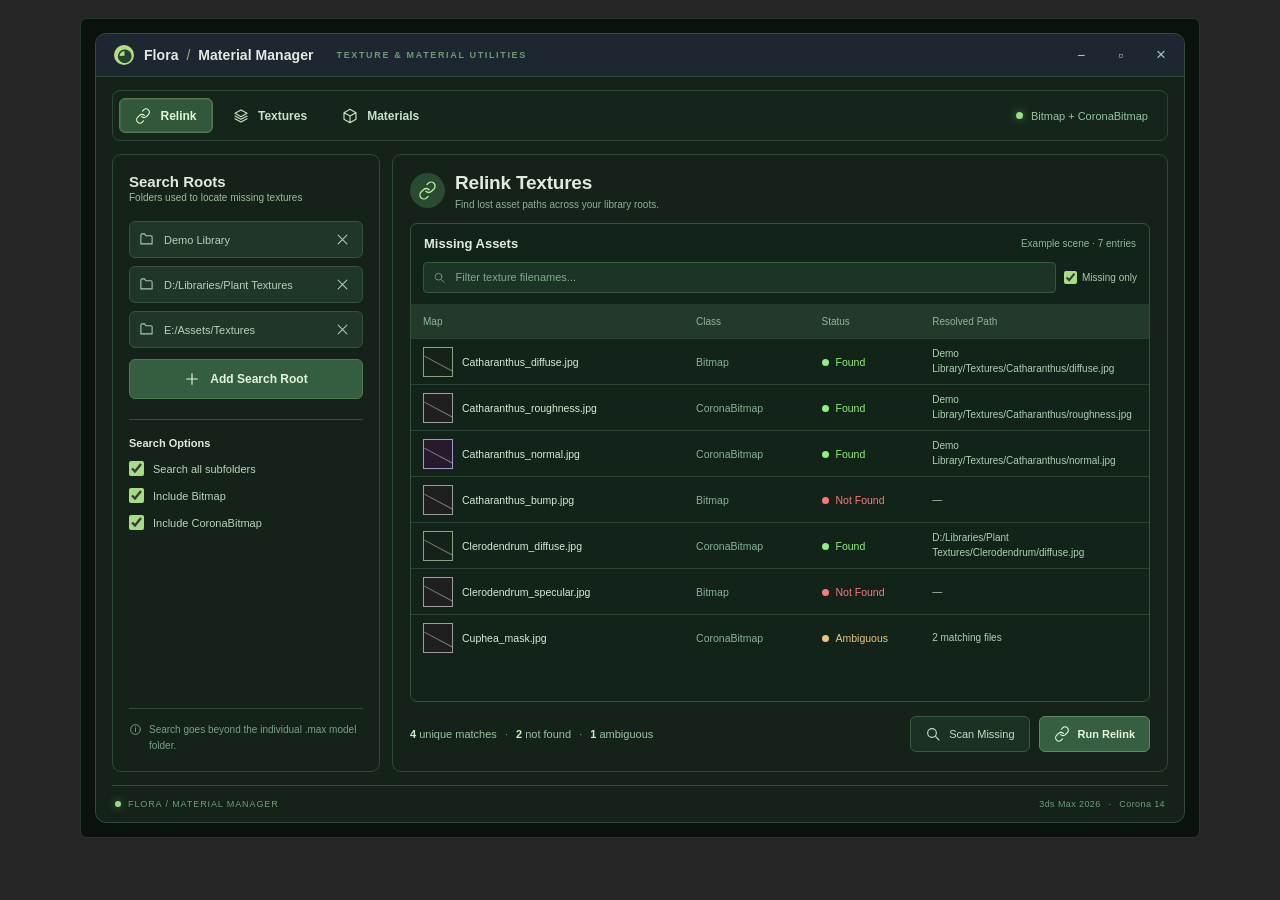
<file: flora-ui/material-manager.html>
<!doctype html>
<html lang="en">
<head>
<meta charset="utf-8">
<meta name="viewport" content="width=device-width,initial-scale=1">
<title>Flora - Material Manager | Flora UI V2 Prototype</title>
<style>
:root{color-scheme:dark;--bg:#0e1611;--panel:#14221a;--line:#304a37;--line2:#294132;--fg:#e1ebdd;--dim:#89a991;--green:#b1de8a;--button:#345c3d;--ok:#8ff17b;--bad:#ff7979;--yellow:#ecc477;font-family:Inter,'Segoe UI',Arial,sans-serif;font-size:12px}
*{box-sizing:border-box}body{margin:0;padding:18px;background:#262626;color:var(--fg)}button,input{font:inherit}button{cursor:pointer}button:focus-visible,input:focus-visible{outline:2px solid var(--green);outline-offset:2px}button:disabled{opacity:.42;cursor:not-allowed}
.shell{width:min(1120px,100%);min-height:820px;max-height:calc(100vh - 36px);margin:0 auto;padding:14px;border:1px solid #22362b;background:#0a120d;border-radius:7px;display:flex;flex-direction:column;overflow:hidden;box-shadow:none}
.window{border:1px solid #344b3a;border-radius:11px;overflow:hidden;background:#142219;display:flex;flex-direction:column;min-height:0;flex:1}
.titlebar{flex:none;height:43px;background:#1c2732;border-bottom:1px solid #2e453a;display:flex;align-items:center;gap:10px;padding:0 18px;white-space:nowrap}
.leaf{width:20px;height:20px;border-radius:50%;background:#b5dc85;color:#24432b;display:inline-flex;align-items:center;justify-content:center;font-size:17px;font-weight:800;line-height:1}
.titlebar strong{font-size:14px;font-weight:600;letter-spacing:.05px}.titlebar strong span{font-weight:400;color:#8fac94;margin:0 4px}.eyebrow{font-size:9px;letter-spacing:1.65px;color:#709874;margin-left:13px;font-weight:600}.window-controls{margin-left:auto;display:flex;gap:33px;color:#adc7bb;font-size:14px;align-items:center}.window-controls span:last-child{font-size:17px}
.content{flex:1;min-height:0;display:flex;flex-direction:column;padding:13px 16px 0;gap:13px}.toolbar{flex:none;min-height:51px;border:1px solid #2c4635;border-radius:8px;background:#15251b;padding:6px;display:flex;align-items:center;justify-content:space-between;gap:9px}
.tabs,.scope-buttons{display:flex;align-items:center;gap:5px}.tabs button{background:transparent;border:1px solid transparent;color:#c7e2c4;display:inline-flex;align-items:center;justify-content:center;gap:9px;min-width:94px;height:35px;padding:0 14px;border-radius:6px;font-weight:600}.tabs button:hover{background:#2b4933}.tabs button.active{background:#32583b;border-color:#557b51;box-shadow:inset 0 0 0 1px #3d6945;color:#e1f7ce}.tabs svg,.toolbuttons svg,.add-root svg{width:16px;height:16px;flex:none}.support{color:#94c69d;display:flex;align-items:center;gap:8px;margin-right:13px;font-size:11px}.led{display:inline-block;background:#97de85;box-shadow:0 0 8px #86e88180;height:7px;width:7px;border-radius:50%}.scope{display:flex;align-items:center;gap:10px;margin-left:auto}.scope>label{color:#83aa8c;font-size:9px;letter-spacing:.9px;white-space:nowrap}.scope-buttons{background:#101e15;border:1px solid #3b5841;border-radius:7px;padding:3px;gap:0}.scope-buttons button{padding:9px 14px;border:1px solid transparent;border-radius:5px;background:transparent;color:#bdcfbb;font-size:11px;white-space:nowrap}.scope-buttons button.active{background:#31563a;color:#d5f0c5;border-color:#537d4d}.scope-buttons button:not(.active):hover{background:#243d2b}
.body{min-height:0;flex:1;display:flex;gap:12px}.surface{border:1px solid #2e4a37;border-radius:9px;background:#142219}
/* Relink */
.sidebar{flex:0 0 268px;display:flex;flex-direction:column;padding:18px 16px}.sidebar h2{font-size:15px;margin:0 0 2px}.sidebar p{font-size:10px;color:#9dbc9b;margin:0 0 18px}.roots{display:flex;flex-direction:column;gap:8px}.root{display:flex;align-items:center;gap:10px;height:37px;padding:0 9px;background:#203629;border:1px solid #355340;border-radius:6px;color:#b8d0b8}.root .root-label{flex:1;white-space:nowrap;overflow:hidden;text-overflow:ellipsis;font-size:11px}.root svg{color:#abc9b3;width:15px;height:15px;flex-shrink:0}.root button{border:0;background:transparent;color:#89a395;padding:3px;display:flex;align-items:center;justify-content:center}.root button:hover{color:white}.add-root{background:#355d40;border:1px solid #517950;border-radius:6px;color:#e2f6d8;height:40px;font-weight:650;display:flex;gap:10px;justify-content:center;align-items:center;margin-top:11px}.add-root:hover,.primary:hover{filter:brightness(1.13)}.root-form{display:none;margin-top:9px;gap:6px}.root-form.shown{display:flex}.root-form input{width:100%;min-width:0;background:#0f2116;border:1px solid #557753;border-radius:5px;color:#e7f2e1;padding:8px;font-size:11px}.root-form button{border:1px solid #527b55;border-radius:5px;background:#2b4d35;color:#d6efce;padding:7px}.side-divider{height:1px;background:#355240;margin:20px 0 17px}.sidebar h3{font-size:11px;margin:0 0 12px}.option{display:flex;align-items:center;gap:9px;margin-bottom:12px;color:#b7d5b5;font-size:11px;cursor:pointer}.option input,.only-missing input,.select-cell input{width:15px;height:15px;accent-color:#a6dc82;margin:0;cursor:pointer}.tip{margin-top:auto;padding-top:13px;border-top:1px solid #304b38;color:#78a384;display:flex;align-items:flex-start;gap:7px;font-size:10px;line-height:1.55}.tip svg{width:13px;height:13px;flex:none;margin-top:1px}
.relink-main{min-width:0;flex:1;display:flex;flex-direction:column;padding:17px}.heading{display:flex;align-items:center;gap:10px;min-width:0}.heading-icon{width:35px;height:35px;flex:none;display:grid;place-items:center;border-radius:50%;background:#284b32;color:#b5ee96}.heading-icon svg{width:19px;height:19px}.heading h1{font-size:19px;line-height:1.2;margin:0 0 4px;font-weight:700;letter-spacing:-.2px}.heading p{font-size:10px;color:#90b096;margin:0}.datacard{border:1px solid #33533c;border-radius:7px;overflow:hidden;background:#12231a;min-height:0;margin-top:13px;display:flex;flex-direction:column;flex:1}.datahead{flex:none;padding:12px 13px 11px;display:flex;align-items:center;justify-content:space-between;gap:8px}.datahead strong{font-size:13px}.datahead span{font-size:10px;color:#8db895}.filterline{padding:0 12px 11px;display:flex;align-items:center;gap:8px}.filter{flex:1;min-width:0;display:flex;align-items:center;gap:8px;background:#1c3426;border:1px solid #36583d;border-radius:4px;color:#719f7e;padding:0 9px;height:31px}.filter svg{width:13px;height:13px}.filter input{border:0;outline:0;background:transparent;color:#dbefdb;width:100%;min-width:0;font-size:11px}.filter input::placeholder{color:#81aa88}.only-missing{display:flex;gap:5px;align-items:center;white-space:nowrap;color:#a9c7a7;font-size:10px}.only-missing input{width:13px;height:13px}
.table-scroll{flex:1;min-height:0;overflow:auto}.data-table{width:100%;border-collapse:collapse;table-layout:fixed}.data-table th{position:sticky;top:0;z-index:1;background:#22392c;color:#8cb795;font-size:10px;font-weight:500;height:35px;text-align:left;padding:0 12px}.data-table td{height:46px;vertical-align:middle;padding:6px 12px;color:#b1d5b5;border-top:1px solid #2a4233;font-size:10.5px}.data-table tbody tr:hover{background:#1c3427}.data-table td:last-child{overflow-wrap:anywhere;color:#abd1af;font-size:10px;line-height:1.45}.filename{display:flex;align-items:center;gap:9px;min-width:0}.filename>span:last-child{overflow:hidden;text-overflow:ellipsis;white-space:nowrap;color:#d7ebd5;font-weight:500}.thumb{height:30px;width:30px;display:inline-block;flex:none;position:relative;background:#142219;border:1px solid #87a582;overflow:hidden}.thumb:after{content:'';position:absolute;inset:-6px;transform:rotate(28deg);border-top:1px solid #d9e8c477;top:16px}.thumb.gray{filter:grayscale(.94)}.thumb.purple{filter:hue-rotate(150deg) saturate(1.4)}.class-cell{color:#87b395!important}.state{display:inline-flex;align-items:center;gap:7px;white-space:nowrap}.state:before{content:'';width:7px;height:7px;border-radius:50%;background:currentColor}.found{color:var(--ok)!important}.notfound{color:var(--bad)!important}.ambiguous{color:var(--yellow)!important}
.endrow{flex:none;min-height:52px;display:flex;justify-content:space-between;align-items:center;gap:12px;padding-top:12px;color:#96c69d;font-size:11px}.endrow b{color:#c7f0bb}.endrow .separator{color:#6a9f77;margin:0 5px}.toolbuttons{display:flex;gap:9px}.toolbuttons button{height:36px;border-radius:6px;padding:0 14px;display:inline-flex;align-items:center;justify-content:center;gap:8px;font-size:11px;white-space:nowrap}.secondary{border:1px solid #345a40;background:#1b3123;color:#c3dbc4}.secondary:hover{background:#2a4832}.primary{background:#365e41;border:1px solid #5c8c57;color:#e6f6d9;font-weight:650}
/* Textures, Materials */
.work-main{flex:1;min-width:0;padding:21px 19px 17px;display:flex;flex-direction:column;gap:18px}.work-intro{display:flex;justify-content:space-between;align-items:center;gap:15px}.scope-indicator{border-radius:6px;background:#213829;border:1px solid #385b42;color:#a9d79b;padding:10px 13px;font-size:10px;white-space:nowrap}.stats{display:grid;grid-template-columns:repeat(4,minmax(0,1fr));gap:11px}.stat{min-height:81px;border:1px solid #395b43;border-radius:6px;background:#1d3225;padding:13px 16px;display:flex;flex-direction:column;gap:2px}.stat small{font-size:10px;color:#85b193}.stat strong{font-size:24px;color:#bce6a5;letter-spacing:-.6px}.work-card{margin-top:0;flex:1}.work-card .data-table th{height:35px}.work-card .data-table td{height:49px}.work-card .datahead{height:45px}.td-value{color:#e0eed7!important;font-weight:600}.matchnote{font-size:10px;color:#9dcbaa}.evaluation{line-height:1.7}.evaluation strong{font-weight:500}.evaluation small{display:block;color:#9dbca0;font-size:10px}.danger-note{display:flex;align-items:center;gap:8px;background:#302f22;border:1px solid #665d3d;color:#e2bc7c;padding:12px;border-radius:6px;font-size:11px}.danger-note svg{width:15px;height:15px;flex:none}.work-note{display:flex;align-items:center;gap:9px;color:#99c4a0;font-size:11px}.work-note svg{width:15px;height:15px;flex:none}.work-actions{display:flex;justify-content:flex-end;gap:8px;margin-top:auto}.work-actions button{padding:10px 15px;display:inline-flex;align-items:center;gap:8px;font-size:11px;border-radius:6px}.work-actions svg{height:15px;width:15px}.select-cell{text-align:center}.table-check:disabled{opacity:.35}
.toast{display:none;border:1px solid #5a8055;background:#223a2b;border-radius:6px;padding:9px 12px;color:#c4e4b4;font-size:11px;align-items:center;justify-content:space-between;gap:12px}.toast.shown{display:flex}.toast button{border:none;background:none;color:#d8edd5;padding:0 4px;font-size:16px}
.footer{flex:none;height:37px;display:flex;align-items:center;justify-content:space-between;border-top:1px solid #294d35;color:#6da077;font-size:9px;letter-spacing:.9px;padding:0 3px}.footer .led{height:6px;width:6px;margin-right:7px}.footer .right{letter-spacing:.4px}.footer i{font-style:normal;padding:0 5px}
.is-hidden{display:none!important}
@media (max-width:900px){body{padding:0}.shell{min-height:700px;max-height:none;padding:7px}.sidebar{flex-basis:220px;padding:13px}.content{padding:10px;gap:10px}.relink-main{padding:13px}.work-main{padding:15px;gap:13px}.data-table td,.data-table th{padding-left:8px;padding-right:8px}.scope>label{display:none}}
@media (max-width:690px){.shell{min-height:100vh;max-height:none}.content{flex:1}.titlebar{padding:0 10px}.eyebrow{display:none}.window-controls{gap:12px}.toolbar{flex-wrap:wrap}.scope{width:100%;justify-content:space-between}.scope>label{display:block}.scope-buttons button{padding:8px}.tabs{flex:1}.tabs button{min-width:0;padding:0 10px}.body.relink-mode{flex-direction:column}.sidebar{flex:auto;min-height:280px}.tip{margin-top:8px}.relink-main{min-height:600px}.work-main{min-height:750px}.stats{grid-template-columns:repeat(2,1fr)}.work-intro{align-items:flex-start;flex-direction:column}.scope-indicator{align-self:flex-end}.data-table{min-width:640px}.endrow{flex-wrap:wrap}.work-actions{flex-wrap:wrap}.footer{font-size:8px}}
</style>
</head>
<body>
<!-- Interactive HTML design prototype. All numerical values and rows are illustrative; no 3ds Max scene is accessed. -->
<svg xmlns="http://www.w3.org/2000/svg" style="position:absolute;width:0;height:0;overflow:hidden" aria-hidden="true">
 <symbol id="ic-link" viewBox="0 0 24 24"><path d="M10 13a5 5 0 0 0 7.1 0l3-3a5 5 0 0 0-7.1-7.1l-1.7 1.7M14 11a5 5 0 0 0-7.1 0l-3 3a5 5 0 0 0 7.1 7.1l1.7-1.7"/></symbol>
 <symbol id="ic-layers" viewBox="0 0 24 24"><path d="m12 3 9 5-9 5-9-5 9-5zM3 12l9 5 9-5M3 16l9 5 9-5"/></symbol>
 <symbol id="ic-box" viewBox="0 0 24 24"><path d="m12 2 9 5v10l-9 5-9-5V7l9-5zM3 7l9 5 9-5M12 12v10"/></symbol>
 <symbol id="ic-folder" viewBox="0 0 24 24"><path d="M3 7V5a2 2 0 0 1 2-2h4l2 3h8a2 2 0 0 1 2 2v11H3z"/></symbol>
 <symbol id="ic-close" viewBox="0 0 24 24"><path d="M5 5l14 14M19 5 5 19"/></symbol>
 <symbol id="ic-add" viewBox="0 0 24 24"><path d="M12 4v16M4 12h16"/></symbol>
 <symbol id="ic-search" viewBox="0 0 24 24"><circle cx="10.5" cy="10.5" r="6.5"/><path d="m16 16 5 5"/></symbol>
 <symbol id="ic-info" viewBox="0 0 24 24"><circle cx="12" cy="12" r="9"/><path d="M12 10v6M12 7v.3"/></symbol>
</svg>
<div class="shell"><div class="window">
<header class="titlebar"><span class="leaf" aria-hidden="true">◕</span><strong>Flora <span>/</span> Material Manager</strong><span class="eyebrow">TEXTURE &amp; MATERIAL UTILITIES</span><div class="window-controls" aria-hidden="true"><span>−</span><span>▫</span><span>×</span></div></header>
<div class="content">
 <div class="toolbar"><nav class="tabs" aria-label="Sections">
   <button class="active" type="button" data-tab="relink"><svg><use href="#ic-link"/></svg>Relink</button>
   <button type="button" data-tab="textures"><svg><use href="#ic-layers"/></svg>Textures</button>
   <button type="button" data-tab="materials"><svg><use href="#ic-box"/></svg>Materials</button>
 </nav><div class="support" id="support"><span class="led"></span>Bitmap + CoronaBitmap</div>
 <div class="scope is-hidden" id="scope"><label>PROCESSING SCOPE</label><div class="scope-buttons" role="group" aria-label="Processing scope"><button class="active" type="button" data-scope="Flora Plants">Flora Plants</button><button type="button" data-scope="Selected Objects">Selected Objects</button><button type="button" data-scope="Entire Scene">Entire Scene</button></div></div></div>
 <div class="toast" id="toast" role="status" aria-live="polite"><span id="toast-text"></span><button id="dismiss" type="button" aria-label="Dismiss notice">×</button></div>
 <!-- RELINK -->
 <main class="body relink-mode" id="relink-screen">
  <aside class="sidebar surface"><h2>Search Roots</h2><p>Folders used to locate missing textures</p><div class="roots" id="roots"></div>
   <button type="button" class="add-root" id="add-root"><svg><use href="#ic-add"/></svg>Add Search Root</button>
   <form class="root-form" id="root-form"><input id="root-input" aria-label="Search root path" placeholder="Enter folder path..." required/><button type="submit">Add</button></form>
   <div class="side-divider"></div><h3>Search Options</h3>
   <label class="option"><input type="checkbox" checked/>Search all subfolders</label>
   <label class="option"><input type="checkbox" checked/>Include Bitmap</label>
   <label class="option"><input type="checkbox" checked/>Include CoronaBitmap</label>
   <div class="tip"><svg><use href="#ic-info"/></svg>Search goes beyond the individual .max model folder.</div>
  </aside>
  <section class="relink-main surface"><div class="heading"><span class="heading-icon"><svg><use href="#ic-link"/></svg></span><div><h1>Relink Textures</h1><p>Find lost asset paths across your library roots.</p></div></div>
   <div class="datacard"><div class="datahead"><strong>Missing Assets</strong><span>Example scene · 7 entries</span></div>
    <div class="filterline"><label class="filter"><svg><use href="#ic-search"/></svg><input id="texture-filter" type="search" placeholder="Filter texture filenames..." aria-label="Filter texture filenames"/></label><label class="only-missing"><input type="checkbox" checked id="missing-only"/>Missing only</label></div>
    <div class="table-scroll"><table class="data-table"><colgroup><col style="width:37%"/><col style="width:17%"/><col style="width:15%"/><col style="width:31%"/></colgroup><thead><tr><th>Map</th><th>Class</th><th>Status</th><th>Resolved Path</th></tr></thead><tbody id="missing-rows"></tbody></table></div>
   </div><div class="endrow"><span><b id="count-found">4</b> unique matches <span class="separator">·</span> <b id="count-missing">2</b> not found <span class="separator">·</span> <b id="count-ambiguous">1</b> ambiguous</span><div class="toolbuttons"><button class="secondary" type="button" id="scan"><svg><use href="#ic-search"/></svg>Scan Missing</button><button class="primary" type="button" id="run-relink"><svg><use href="#ic-link"/></svg>Run Relink</button></div></div>
  </section>
 </main>
 <!-- TEXTURES -->
 <main class="body is-hidden" id="textures-screen"><section class="work-main surface"><div class="work-intro"><div class="heading"><span class="heading-icon"><svg><use href="#ic-layers"/></svg></span><div><h1>Consolidate Textures</h1><p>Reuse one texture node where the file, map class and relevant settings are identical.</p></div></div><span class="scope-indicator">Current scope: <span data-current-scope>Flora Plants</span></span></div>
  <div class="stats"><div class="stat"><small>Texture nodes</small><strong>186</strong></div><div class="stat"><small>Potential duplicates</small><strong>27</strong></div><div class="stat"><small>Compatible groups</small><strong>6</strong></div><div class="stat"><small>Excluded by settings</small><strong>3</strong></div></div>
  <div class="datacard work-card"><div class="datahead"><strong>Duplicate Texture Groups</strong><span>Sample analysis preview</span></div><div class="table-scroll"><table class="data-table"><colgroup><col style="width:29%"/><col style="width:22%"/><col style="width:13%"/><col style="width:28%"/><col style="width:8%"/></colgroup><thead><tr><th>Texture filename</th><th>Map type</th><th>Copies</th><th>Comparison</th><th style="text-align:center">Select</th></tr></thead><tbody id="duplicate-rows"></tbody></table></div></div>
  <div class="work-note"><svg><use href="#ic-info"/></svg>Bitmap and CoronaBitmap remain separate classes. Files on disk are not changed.</div>
  <div class="work-actions"><button class="secondary" type="button" id="preview-textures"><svg><use href="#ic-search"/></svg>Preview Duplicates</button><button class="primary" type="button" id="consolidate-textures"><svg><use href="#ic-layers"/></svg>Consolidate Textures</button></div>
 </section></main>
 <!-- MATERIALS -->
 <main class="body is-hidden" id="materials-screen"><section class="work-main surface"><div class="work-intro"><div class="heading"><span class="heading-icon"><svg><use href="#ic-box"/></svg></span><div><h1>Consolidate Materials</h1><p>Reuse matching Corona materials after comparing the full supported parameter and texture graph.</p></div></div><span class="scope-indicator">Current scope: <span data-current-scope>Flora Plants</span></span></div>
  <div class="danger-note"><svg><use href="#ic-info"/></svg>Technical feasibility of reliable full comparison for CoronaPhysicalMtl and CoronaLegacyMtl must be verified before implementation. Unsupported cases stay separate.</div>
  <div class="stats"><div class="stat"><small>Corona materials</small><strong>94</strong></div><div class="stat"><small>Potential duplicates</small><strong>9</strong></div><div class="stat"><small>Matching groups</small><strong>2</strong></div><div class="stat"><small>Require review</small><strong>3</strong></div></div>
  <div class="datacard work-card"><div class="datahead"><strong>Material Comparison</strong><span>Sample analysis preview</span></div><div class="table-scroll"><table class="data-table"><colgroup><col style="width:29%"/><col style="width:22%"/><col style="width:13%"/><col style="width:36%"/></colgroup><thead><tr><th>Material</th><th>Type</th><th>Copies</th><th>Evaluation</th></tr></thead><tbody id="material-rows"></tbody></table></div></div>
  <div class="work-note"><svg><use href="#ic-info"/></svg>All meaningful parameters, connected maps and Color Correction settings must match. Import Merge logic is separate.</div>
  <div class="work-actions"><button class="secondary" type="button" id="preview-materials"><svg><use href="#ic-search"/></svg>Preview Identical Materials</button><button class="primary" type="button" id="consolidate-materials"><svg><use href="#ic-box"/></svg>Consolidate Materials</button></div>
 </section></main>
 <footer class="footer"><div><span class="led"></span>FLORA / MATERIAL MANAGER</div><div class="right">3ds Max 2026 <i>·</i> Corona 14</div></footer>
</div></div></div>
<script>
'use strict';
const $=s=>document.querySelector(s),$$=s=>Array.from(document.querySelectorAll(s));
const esc=s=>String(s).replace(/[&<>"']/g,c=>({'&':'&amp;','<':'&lt;','>':'&gt;','"':'&quot;',"'":'&#39;'}[c]));
const svg=(id)=>'<svg width="15" height="15" fill="none" stroke="currentColor" stroke-width="1.6" stroke-linecap="round" stroke-linejoin="round"><use href="#ic-'+id+'"/></svg>';
let scope='Flora Plants',roots=['Demo Library','D:/Libraries/Plant Textures','E:/Assets/Textures'];
const textures=[
 ['Catharanthus_diffuse.jpg','Bitmap','Found','Demo Library/Textures/Catharanthus/diffuse.jpg',''],
 ['Catharanthus_roughness.jpg','CoronaBitmap','Found','Demo Library/Textures/Catharanthus/roughness.jpg','gray'],
 ['Catharanthus_normal.jpg','CoronaBitmap','Found','Demo Library/Textures/Catharanthus/normal.jpg','purple'],
 ['Catharanthus_bump.jpg','Bitmap','Not Found','','gray'],
 ['Clerodendrum_diffuse.jpg','CoronaBitmap','Found','D:/Libraries/Plant Textures/Clerodendrum/diffuse.jpg',''],
 ['Clerodendrum_specular.jpg','Bitmap','Not Found','','gray'],
 ['Cuphea_mask.jpg','CoronaBitmap','Ambiguous','2 matching files','gray']
];
const duplicates=[
 ['leaf_diffuse.jpg','CoronaBitmap',8,'Same UVW, gamma and mapping',true,''],
 ['bark_roughness.jpg','Bitmap',5,'Same UVW, gamma and mapping',true,'gray'],
 ['flower_opacity.png','CoronaBitmap',4,'Same output and coordinates',true,''],
 ['leaf_normal.jpg','CoronaBitmap',3,'Different UVW - do not merge',false,'gray']
];
const materials=[
 ['Leaves / Physical / 001','CoronaPhysicalMtl',6,'Identical','Parameters, maps and nested corrections match'],
 ['Bark / Legacy / 003','CoronaLegacyMtl',4,'Identical','Parameters and texture graph match'],
 ['Flower / Physical / 002','CoronaPhysicalMtl',2,'Different','Different translucency value'],
 ['Grass / Physical / 007','CoronaPhysicalMtl',3,'Review','Unsupported nested map']
];
function notice(s){$('#toast-text').textContent=s;$('#toast').classList.add('shown')}
$('#dismiss').addEventListener('click',()=>$('#toast').classList.remove('shown'));
function switchTab(id){$$('[data-tab]').forEach(b=>{const on=b.dataset.tab===id;b.classList.toggle('active',on);b.setAttribute('aria-selected',String(on))});['relink','textures','materials'].forEach(x=>$('#'+x+'-screen').classList.toggle('is-hidden',x!==id));$('#scope').classList.toggle('is-hidden',id==='relink');$('#support').classList.toggle('is-hidden',id!=='relink');$('#toast').classList.remove('shown')}
$$('[data-tab]').forEach(b=>b.addEventListener('click',()=>switchTab(b.dataset.tab)));
$$('[data-scope]').forEach(b=>b.addEventListener('click',()=>{scope=b.dataset.scope;$$('[data-scope]').forEach(x=>x.classList.toggle('active',x===b));$$('[data-current-scope]').forEach(el=>el.textContent=scope)}));
function drawRoots(){$('#roots').replaceChildren(...roots.map((path,i)=>{const div=document.createElement('div');div.className='root';div.innerHTML=svg('folder')+'<span class="root-label" title="'+esc(path)+'">'+esc(path)+'</span><button type="button" aria-label="Remove '+esc(path)+'">'+svg('close')+'</button>';div.querySelector('button').addEventListener('click',()=>{roots.splice(i,1);drawRoots();notice('Search root removed from the prototype')});return div}))}
$('#add-root').addEventListener('click',()=>{$('#root-form').classList.toggle('shown');if($('#root-form').classList.contains('shown'))$('#root-input').focus()});
$('#root-form').addEventListener('submit',e=>{e.preventDefault();const path=$('#root-input').value.trim();if(!path)return;if(!roots.includes(path))roots.push(path);drawRoots();$('#root-input').value='';$('#root-form').classList.remove('shown');notice('Search root added to the prototype')});
function drawMissing(){let q=$('#texture-filter').value.toLowerCase().trim();let missingOnly=$('#missing-only').checked;let shown=textures.filter(row=>(!q||row[0].toLowerCase().includes(q))&&(!missingOnly||true));$('#missing-rows').innerHTML=shown.length?shown.map(r=>'<tr><td><span class="filename"><span class="thumb '+r[4]+'"></span><span title="'+esc(r[0])+'">'+esc(r[0])+'</span></span></td><td class="class-cell">'+esc(r[1])+'</td><td><span class="state '+(r[2]==='Found'?'found':r[2]==='Not Found'?'notfound':'ambiguous')+'">'+esc(r[2])+'</span></td><td>'+esc(r[3]||'—')+'</td></tr>').join(''):'<tr><td colspan="4">No matching textures</td></tr>';$('#count-found').textContent=shown.filter(x=>x[2]==='Found').length;$('#count-missing').textContent=shown.filter(x=>x[2]==='Not Found').length;$('#count-ambiguous').textContent=shown.filter(x=>x[2]==='Ambiguous').length}
$('#texture-filter').addEventListener('input',drawMissing);$('#missing-only').addEventListener('change',drawMissing);
$('#scan').addEventListener('click',()=>notice('Preview: found 4 uniquely matched, 2 missing and 1 ambiguous texture. Example data only.'));
$('#run-relink').addEventListener('click',()=>notice('Relink preview only. No scene textures or files were modified.'));
function drawDuplicates(){$('#duplicate-rows').innerHTML=duplicates.map((d,i)=>'<tr><td><span class="filename"><span class="thumb '+d[5]+'"></span><span>'+esc(d[0])+'</span></span></td><td class="class-cell">'+esc(d[1])+'</td><td class="td-value">'+d[2]+' nodes</td><td class="matchnote '+(d[4]?'found':'notfound')+'">'+esc(d[3])+'</td><td class="select-cell"><input aria-label="Select '+esc(d[0])+'" class="table-check" type="checkbox" '+(d[4]?'':'disabled')+'></td></tr>').join('')}
$('#preview-textures').addEventListener('click',()=>notice('Texture preview: three compatible groups in the example. Scope: '+scope+'.'));
$('#consolidate-textures').addEventListener('click',()=>notice('Consolidation demo only: '+$$('#duplicate-rows input:checked').length+' group(s) selected. 3ds Max scene unchanged.'));
function drawMaterials(){$('#material-rows').innerHTML=materials.map(m=>'<tr><td><span class="filename">'+svg('box')+'<span>'+esc(m[0])+'</span></span></td><td class="class-cell">'+esc(m[1])+'</td><td class="td-value">'+m[2]+' materials</td><td class="evaluation"><strong class="'+(m[3]==='Identical'?'found':m[3]==='Different'?'notfound':'')+'">'+esc(m[3])+'</strong><small>'+esc(m[4])+'</small></td></tr>').join('')}
$('#preview-materials').addEventListener('click',()=>notice('Material preview: two matching example groups. Scope: '+scope+'.'));
$('#consolidate-materials').addEventListener('click',()=>notice('Material cleanup is a design prototype. Actual Corona comparison has not been implemented.'));
// SVG symbols need explicit stroke rules inside all icons.
const iconStyle=document.createElement('style');iconStyle.textContent='svg:not([xmlns]){fill:none;stroke:currentColor;stroke-width:1.7;stroke-linecap:round;stroke-linejoin:round}';document.head.appendChild(iconStyle);
drawRoots();drawMissing();drawDuplicates();drawMaterials();
</script>
</body>
</html>
</file>
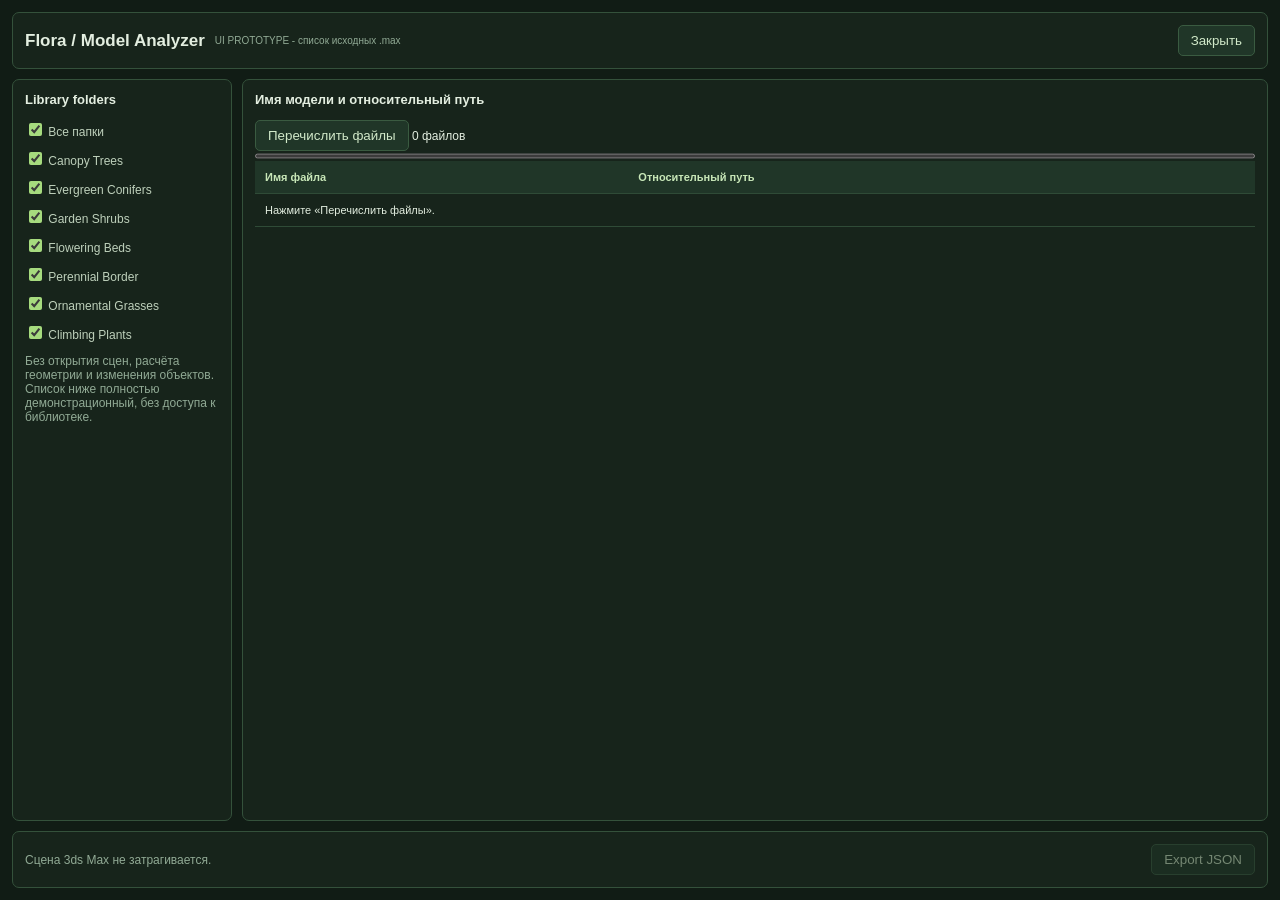
<file: flora-ui/model-analyzer.html>
<!doctype html>
<html lang="ru"><head><meta charset="utf-8"><meta name="viewport" content="width=device-width, initial-scale=1"><title>Flora - Model Analyzer (Flora UI V2 demo)</title>
<style>
:root{font:12px Inter,"Segoe UI",Arial,sans-serif;color:#e3eee0;background:#111c15}
*{box-sizing:border-box}body{margin:0;padding:12px;background:#111c15}
.app{display:flex;flex-direction:column;gap:10px;height:calc(100vh - 24px);min-height:450px}
header,footer,aside,main{background:#17241b;border:1px solid #34513b;border-radius:7px;padding:12px}
header,footer{display:flex;align-items:center;gap:10px;flex-wrap:wrap}
header strong{font-size:17px}header small,footer span,p{color:#91aa95}header small,footer span{margin-right:auto}
.content{display:grid;grid-template-columns:220px minmax(0,1fr);gap:10px;min-height:0;flex:1}
aside,main{min-width:0;overflow:auto}main{display:flex;flex-direction:column}
h2{font-size:13px;margin:0 0 13px}button{padding:7px 12px;background:#203628;color:#d1e9c9;border:1px solid #3a5b41;border-radius:5px;cursor:pointer}
button:hover{background:#315d3a}button:disabled{opacity:.5}
input[type=checkbox],progress{accent-color:#a6db7e}label{display:block;margin:10px 0;color:#bed0bb}
table{width:100%;border-collapse:collapse;font-size:11px}th,td{text-align:left;padding:10px;border-bottom:1px solid #2f4b37}
th{position:sticky;top:0;background:#203628;color:#c8e7b8}
.scroll{overflow:auto;flex:1;min-height:0}progress{width:100%;height:10px}
@media(max-width:700px){.content{grid-template-columns:1fr}.app{height:auto}}
</style></head>
<body><div class="app"><header><strong>Flora / Model Analyzer</strong><small>UI PROTOTYPE - список исходных .max</small><button id="close">Закрыть</button></header>
<div class="content"><aside><h2>Library folders</h2><label><input id="all" type="checkbox" checked> Все папки</label><label><input class="folder" type="checkbox" value="Canopy Trees" checked> Canopy Trees</label><label><input class="folder" type="checkbox" value="Evergreen Conifers" checked> Evergreen Conifers</label><label><input class="folder" type="checkbox" value="Garden Shrubs" checked> Garden Shrubs</label><label><input class="folder" type="checkbox" value="Flowering Beds" checked> Flowering Beds</label><label><input class="folder" type="checkbox" value="Perennial Border" checked> Perennial Border</label><label><input class="folder" type="checkbox" value="Ornamental Grasses" checked> Ornamental Grasses</label><label><input class="folder" type="checkbox" value="Climbing Plants" checked> Climbing Plants</label><p>Без открытия сцен, расчёта геометрии и изменения объектов. Список ниже полностью демонстрационный, без доступа к библиотеке.</p></aside>
<main><h2>Имя модели и относительный путь</h2><div><button id="start">Перечислить файлы</button> <span id="counter">0 файлов</span></div><progress id="progress" value="0" max="100"></progress><div class="scroll"><table><thead><tr><th>Имя файла</th><th>Относительный путь</th></tr></thead><tbody id="rows"><tr><td colspan="2">Нажмите «Перечислить файлы».</td></tr></tbody></table></div></main></div>
<footer><span id="status">Сцена 3ds Max не затрагивается.</span><button id="export" disabled>Export JSON</button></footer></div>
<script>
(()=>{
const $=x=>document.querySelector(x);
const source=[["Catharanthus_roseus","Flowering Beds"],["Clerodendrum_thomsoniae","Climbing Plants"],["Cuphea_hyssopifolia","Flowering Beds"],["Hydrangea_paniculata","Garden Shrubs"],["Rhododendron_ponticum","Garden Shrubs"],["Lavandula_angustifolia","Perennial Border"],["Acer_palmatum","Canopy Trees"],["Betula_pendula","Canopy Trees"],["Juniperus_communis","Evergreen Conifers"],["Picea_abies","Evergreen Conifers"],["Pennisetum_alopecuroides","Ornamental Grasses"],["Miscanthus_sinensis","Ornamental Grasses"]].flatMap(([base,folder])=>[1,2,3].map(n=>{const name=base+"_"+String(n).padStart(2,"0")+".max";return {name,path:folder+"/"+name}}));
let rows=[];
$("#all").addEventListener("change",e=>document.querySelectorAll(".folder").forEach(x=>x.checked=e.target.checked));
document.querySelectorAll(".folder").forEach(x=>x.addEventListener("change",()=>{$("#all").checked=[...document.querySelectorAll(".folder")].every(x=>x.checked)}));
$("#start").addEventListener("click",()=>{const folders=[...document.querySelectorAll(".folder")].filter(x=>x.checked).map(x=>x.value);rows=source.filter(m=>folders.some(f=>m.path.includes(f+"/")));$("#rows").innerHTML=rows.length?rows.map(m=>"<tr><td>"+m.name+"</td><td>"+m.path+"</td></tr>").join(""):'<tr><td colspan="2">Нет файлов для выбранных папок.</td></tr>';$("#counter").textContent=rows.length+" файлов";$("#progress").value=100;$("#export").disabled=!rows.length;$("#status").textContent="Готово. Только тестовые данные браузера."});
$("#export").addEventListener("click",()=>{const url=URL.createObjectURL(new Blob([JSON.stringify({models:rows},null,2)],{type:"application/json"}));const a=document.createElement("a");a.href=url;a.download="Flora_Models_DEMO.json";a.click();setTimeout(()=>URL.revokeObjectURL(url),1000)});
$("#close").addEventListener("click",()=>window.close());
})();
</script></body></html>
</file>
<file: flora-ui/styles.css>
:root{font-family:Inter,"Segoe UI",Arial,sans-serif;font-synthesis:none;color-scheme:dark;color:#d9e6d7;background:#222522;font-size:12px;--bg:#111c15;--surface:#17241b;--surface2:#1c2d21;--surface3:#203628;--border:#2f4b37;--border2:#3a5b41;--text:#e3eee0;--muted:#91aa95;--muted2:#718f7c;--green:#a6db7e;--selected:#315d3a;--hover:#274632;--red:#eb8176;--amber:#e6c076}
*{box-sizing:border-box}html,body{margin:0;min-height:100%;}button,input,select{font:inherit}button{cursor:pointer}button:focus-visible,input:focus-visible,select:focus-visible,a:focus-visible{outline:2px solid #a6db7e;outline-offset:2px}a{color:inherit;text-decoration:none}[hidden]{display:none!important}
.stage{min-height:100vh;display:flex;align-items:center;justify-content:center;padding:18px;background:#252525}.desktop-window{width:min(100%,1475px);height:min(93vh,940px);min-height:725px;border:1px solid #38463e;border-radius:9px;background:#0e1711;display:flex;flex-direction:column;overflow:hidden;box-shadow:0 22px 55px #0008}.os-bar{flex:0 0 34px;background:#1c242f;padding:7px 11px;color:#dfe9e7;border-bottom:1px solid #303a3c;font-size:12px}.logo{height:25px;width:25px;flex:0 0 25px;border-radius:50%;display:grid;place-items:center;background:linear-gradient(150deg,#cef49a,#81b762);color:#1f4924;font-weight:900;font-size:23px;line-height:1}.logo-mini{display:inline-grid;width:16px;height:16px;font-size:15px;vertical-align:middle;margin-right:4px}.os-actions{float:right;letter-spacing:8px;color:#cad4df}
.application{flex:1;min-height:0;padding:10px 12px;display:flex;flex-direction:column;gap:9px}.top-header,.catalog-nav,.statusbar{border:1px solid var(--border);border-radius:8px;background:#17261c;display:flex;align-items:center}.top-header{height:46px;flex:0 0 46px;padding:6px 11px;gap:9px}.brand-title{font-size:18px;color:#f0f5ee;font-weight:700}.workspace-nav{display:flex;align-items:center;gap:4px;margin-left:18px}.workspace-tab{border:1px solid transparent;color:#91ac99;padding:8px 17px;border-radius:6px;background:transparent;font-weight:600}.workspace-tab.active{background:#233d2a;color:#bbed95}.workspace-tab:hover{background:#294d32}.future-dot{display:inline-block;height:5px;width:5px;border-radius:50%;background:#c4ae78;vertical-align:middle;margin-left:4px}.fill{flex:1}.toolbar-button{border:1px solid var(--border);border-radius:6px;background:#1c3023;color:#b8cbb9;padding:8px 13px;display:inline-flex;align-items:center;justify-content:center;gap:6px;white-space:nowrap}.toolbar-button:hover{background:#274832;color:#e1f1d9}.icon-button{width:34px;height:33px;padding:6px}.manager-link{color:#b9dfa5}.toolbar-button.active{background:#2b4c33;color:#c7eb9f}.app-version{font-size:10px;color:#7e9a83;white-space:nowrap;margin-left:2px}
.workspace-container{display:flex;flex:1;flex-direction:column;min-height:0;gap:9px}.catalog-nav{flex:0 0 40px;padding:4px 8px;gap:6px}.catalog-tabs{display:flex;align-items:center;gap:4px;overflow-x:auto}.catalog-tab{border:0;background:transparent;color:#b4c7b4;padding:9px 15px;border-radius:6px;white-space:nowrap}.catalog-tab.active{background:#315d3a;color:#d9f3bc;font-weight:700}.catalog-tab:hover{background:#2a4a32}.catalog-tab .catalog-close{margin-left:9px;color:#81a184;font-size:11px}.catalog-body{display:grid;grid-template-columns:198px minmax(0,1fr);gap:9px;min-height:0;flex:1}.sidebar,.library-area{background:#142119;border:1px solid var(--border);border-radius:8px;min-height:0}.sidebar{display:flex;flex-direction:column;padding:13px 10px 10px;overflow:hidden}.sidebar-heading{font-size:10px;letter-spacing:.6px;font-weight:650;color:#a7baaa;padding:0 0 13px;border-bottom:1px solid #294b35}.sidebar-content{overflow-y:auto;flex:1;min-height:0;padding:8px 0}.sidebar-footer{font-size:10px;color:#809886;white-space:nowrap;text-overflow:ellipsis;overflow:hidden;padding-top:9px}.tree-item{background:transparent;border:0;width:100%;display:flex;align-items:center;gap:6px;text-align:left;padding:8px 5px;color:#9cb19f;border-radius:5px;min-width:0}.tree-item .tree-name{min-width:0;overflow:hidden;white-space:nowrap;text-overflow:ellipsis;font-size:10px}.tree-item svg{flex:0 0 13px}.tree-item .twisty{color:#93ae97;width:9px;flex-shrink:0}.tree-item.active{background:#335d3c;color:#c4f0a5;font-weight:700}.tree-item:hover{background:#264331}.tree-item.child{padding-left:19px}.tree-item.category{font-size:11px}.tree-item.category.child{padding-left:21px}.sidebar-section-button{width:100%;border:1px solid #3d5b45;background:#1e3528;border-radius:5px;color:#b7dbab;padding:8px 9px;margin:7px 0;text-align:left}.sidebar-section-button:hover{background:#2c4d34}
.library-area{min-width:0;display:flex;flex-direction:column;padding:14px 12px 11px;overflow:hidden;gap:10px}.content-heading{display:flex;align-items:center;justify-content:space-between;gap:15px}.content-heading h1{font-size:18px;color:var(--text);margin:0 0 5px;line-height:1.4}.content-heading p{font-size:10px;color:#869f8b;margin:0;overflow:hidden;white-space:nowrap;text-overflow:ellipsis}.content-tag{font-size:10px;border:1px solid #435f45;color:#abd09e;background:#1c3225;padding:6px 10px;border-radius:5px;white-space:nowrap}
.search-toolbar{display:flex;gap:8px;align-items:center;padding-bottom:10px;border-bottom:1px solid #294a34}.search-holder{background:#1d3225;border:1px solid #35563e;border-radius:6px;display:flex;align-items:center;gap:8px;color:#719880;flex:1;padding:0 10px;min-width:0;height:36px}.search-holder input{background:transparent;border:0;outline:none;color:#dce8da;flex:1;width:100%;min-width:0;font-size:11px}.search-holder input::placeholder{color:#708e7b}select,input[type=number]{border:1px solid #36533e;background:#1d3124;color:#c4d7c1;border-radius:5px;padding:9px 10px;font-size:11px;outline:none}.search-toolbar select{width:130px;flex-shrink:0;height:36px}.model-count{font-size:10px;color:#93ad95;white-space:nowrap;padding:0 3px}
.results-shell{display:grid;grid-template-columns:minmax(0,1fr) 171px;gap:10px;min-height:0;flex:1}.model-grid{min-width:0;min-height:0;overflow-y:auto;padding:1px 5px 6px 1px;display:grid;grid-template-columns:repeat(auto-fill,minmax(155px,1fr));align-content:start;grid-auto-rows:max-content;gap:8px}.model-card{display:flex;flex-direction:column;min-width:0;background:#1b3023;border:1px solid #35533e;border-radius:8px;padding:6px;cursor:pointer;user-select:none}.model-card:hover{border-color:#6c9965;background:#243f2c}.model-card.selected{background:#2b5135;border-color:#a1d579;box-shadow:inset 0 0 0 1px #648c58}.plant-image{width:100%;aspect-ratio:1.14;background:radial-gradient(ellipse at 48% 78%,#313832,#252b2a 69%);border-radius:5px;overflow:hidden;display:flex;align-items:center;justify-content:center}.plant-image svg{height:100%;width:100%}.card-caption{display:flex;align-items:center;gap:3px;min-height:33px;padding:5px 1px 0}.card-name{font-size:10px;font-weight:650;color:#e1ebdc;overflow:hidden;text-overflow:ellipsis;white-space:nowrap;flex:1}.star-button{border:0;background:none;color:#95ac9a;padding:2px 3px;font-size:20px;line-height:1}.star-button:hover,.star-button.active{color:#c5e78e}
.properties-panel{border-left:1px solid #2d4936;padding:0 0 0 1px;min-width:0;overflow:auto}.property-rows{padding:7px}.property-row{display:flex;justify-content:space-between;gap:8px;font-size:10px;padding:7px 3px;border-bottom:1px solid #294a35}.property-row span:first-child{color:#849e89}.property-row span:last-child{color:#dbedcf;text-align:right;overflow-wrap:anywhere}.empty-property{font-size:10px;color:#718a79;padding:5px 2px;line-height:1.7}
.statusbar{flex:0 0 41px;padding:5px 10px;gap:12px;font-size:10px;color:#b0c8af}.selected-pill{background:#315a3a;color:#c4ea9e;border-radius:6px;font-weight:750;padding:9px 15px;white-space:nowrap}.footer-label{font-size:9px;letter-spacing:.7px;color:#afbead;font-weight:700}.segmented{border:1px solid #33553e;border-radius:7px;background:#1a2d21;display:flex;gap:2px;padding:3px}.segmented button{background:transparent;color:#c0d1b9;border:0;border-radius:4px;padding:6px 11px;font-size:10px}.segmented button.active{background:#315e39;color:#d3f4b1;font-weight:700}.ready{color:#abd38c;white-space:nowrap}.live-dot{display:inline-block;width:7px;height:7px;border-radius:50%;background:#a2e07a;box-shadow:0 0 6px #79e8779a;margin-right:5px}
.empty-state{display:grid;place-items:center;color:#8ead90;min-height:240px;grid-column:1/-1;font-size:12px;text-align:center;padding:25px}
.primary{border:1px solid #5c8554;border-radius:6px;color:#e1f6ce;background:#31563b;font-weight:700;padding:10px 15px}.primary:hover{filter:brightness(1.14)}
.modal-backdrop{position:fixed;inset:0;background:#020804c7;display:grid;place-items:center;z-index:200;padding:15px}.modal{width:min(480px,95vw);max-height:85vh;overflow:auto;background:#17271d;border:1px solid #60835b;border-radius:10px;box-shadow:0 22px 55px #000b;padding:19px;color:#dcead9}.modal-header{display:flex;justify-content:space-between;align-items:center;border-bottom:1px solid #3c5b42;padding-bottom:13px}.modal-header h2{margin:0;font-size:17px}.close-button{border:0;color:#e0eadd;background:transparent;font-size:22px}.modal-body-section{padding:16px 0;border-bottom:1px solid #304939}.modal-body-section h3{margin:0 0 11px;font-size:13px}.modal-body-section p{font-size:11px;color:#9eb79e;line-height:1.65}.modal-body-section label{display:flex;align-items:center;gap:10px;line-height:1.5}.modal-body-section input[type=checkbox]{accent-color:#a8d982}.modal-body-section input:not([type=checkbox]),.modal-body-section select{width:100%;padding:10px;background:#203526}.modal-footer{display:flex;justify-content:flex-end;gap:8px;padding-top:16px}.modal-meta{color:#7eaa86;display:block;margin-top:10px;font-size:10px}.toast{position:fixed;bottom:26px;right:24px;z-index:300;min-width:260px;max-width:420px;padding:12px 18px;color:#e0f0d7;background:#254632;border:1px solid #79a86a;border-radius:8px;box-shadow:0 12px 28px #000a;font-size:12px}
::-webkit-scrollbar{width:8px;height:7px}::-webkit-scrollbar-track{background:#14261b}::-webkit-scrollbar-thumb{background:#4d6951;border-radius:8px;border:1px solid #294632}
@media(max-width:1100px){.model-grid{grid-template-columns:repeat(auto-fill,minmax(135px,1fr))}.results-shell{grid-template-columns:minmax(0,1fr) 125px}.catalog-body{grid-template-columns:160px minmax(0,1fr)}.app-version{font-size:9px}}
@media(max-width:790px){.stage{padding:0}.desktop-window{height:100vh;min-height:620px;border-radius:0}.application{padding:7px}.workspace-nav{margin-left:6px}.workspace-tab{padding:7px}.app-version{display:none}.top-header{gap:5px;padding:5px}.toolbar-button{padding:7px}.catalog-body{grid-template-columns:136px minmax(0,1fr);gap:6px}.results-shell{grid-template-columns:1fr}.properties-panel{display:none}.model-grid{grid-template-columns:repeat(auto-fill,minmax(135px,1fr))}.catalog-nav{padding:3px}.library-area{padding:10px}.future-label{white-space:normal}}
@media(max-width:540px){.sidebar{display:none}.catalog-body{grid-template-columns:1fr}.top-header .toolbar-button:not(.icon-button){font-size:0;width:33px;height:33px}.top-header #libraryButton:after{content:'L';font-size:12px}.top-header #refreshButton:after{content:'↻';font-size:15px}.statusbar #statusHint,.footer-label{display:none}.catalog-nav{gap:2px}.catalog-tab{padding:8px}.model-grid{grid-template-columns:repeat(2,minmax(0,1fr))}.model-count{display:none}.search-toolbar select{width:90px}.brand-title{font-size:15px}.workspace-tab{font-size:10px;padding:6px}}


/* Flora Import Basket - same flat surfaces and proportions as the Catalog. */
[hidden]{display:none!important}
.content-actions{display:flex;align-items:center;justify-content:flex-end;gap:8px;flex-wrap:wrap}
.explorer-info-status{font-size:9px;color:#92ba90;max-width:180px;overflow:hidden;text-overflow:ellipsis;white-space:nowrap}
.basket-tab-count{display:inline-grid;place-items:center;margin-left:7px;min-width:18px;height:18px;padding:0 4px;border-radius:4px;background:#294831;color:#b9e296;font-size:10px;font-weight:700}
.catalog-tab.active .basket-tab-count{background:#24442d;color:#dff4ca}
.model-card{position:relative}
.basket-add-button{position:absolute;top:12px;right:12px;z-index:1;width:27px;height:27px;display:grid;place-items:center;border:1px solid #527354;border-radius:5px;background:#203b29;color:#d2e7c7;cursor:pointer;opacity:0;transition:opacity .12s ease,background .12s ease}
.model-card:hover .basket-add-button,.model-card:focus-within .basket-add-button,.basket-add-button.is-added{opacity:1}
.basket-add-button:hover,.basket-add-button:focus-visible{background:#315c3a;color:#f0ffdf}
.basket-add-button.is-added{color:#b5e58b}
.model-grid.list-view .basket-add-button{position:static;order:5;flex:0 0 27px;opacity:1;margin-left:3px}
.plant-context-menu{position:fixed;z-index:240;min-width:192px;padding:4px;border:1px solid #49694a;border-radius:7px;background:#172a1e;box-shadow:0 8px 20px #0007}
.plant-context-menu button{width:100%;border:0;background:transparent;color:#d5ead0;text-align:left;padding:10px 12px;border-radius:4px;font-size:11px;cursor:pointer}
.plant-context-menu button:hover{background:#2b4d34}
.basket-workspace{display:flex;flex:1;flex-direction:column;min-height:0;gap:9px}
.basket-top{display:flex;align-items:center;justify-content:space-between;gap:14px;padding:17px 18px 15px;background:#142119;border:1px solid var(--border);border-radius:8px}
.basket-eyebrow{font-size:9px;letter-spacing:1.1px;color:#8ead90;margin-bottom:7px}
.basket-top h1{font-size:19px;font-weight:700;color:#e0ecdc;margin:0 0 5px}
.basket-heading-count{font-size:11px;font-weight:500;color:#91b698;margin-left:9px}
.basket-top p{font-size:11px;color:#91a994;margin:0;line-height:1.5}
.basket-toolbar{display:flex;align-items:center;justify-content:space-between;gap:15px;background:#14231a;border:1px solid var(--border);border-radius:8px;padding:11px 15px}
.basket-toolbar-info{display:flex;flex-direction:column;gap:3px}
.basket-toolbar-info strong{font-weight:650;font-size:12px;color:#d7ebcf}
.basket-toolbar-info span{font-size:10px;color:#8fad95}
.basket-size-control{display:flex;align-items:center;gap:11px;font-size:11px;color:#b0c8af;white-space:nowrap}
.basket-size-control input[type=range]{width:130px;accent-color:#a2d77e;cursor:pointer}
.basket-size-control output{font-size:10px;color:#a8c79f;min-width:39px;text-align:right}
.basket-grid{--basket-card-size:176px;flex:1;min-height:0;overflow:auto;align-content:start;display:grid;grid-template-columns:repeat(auto-fill,minmax(min(100%,var(--basket-card-size)),1fr));grid-auto-rows:max-content;gap:10px;padding:12px;background:#14221a;border:1px solid var(--border);border-radius:8px}
.basket-card{min-width:0;background:#1b3023;border:1px solid #35533e;border-radius:8px;padding:7px}
.basket-card:hover{border-color:#6a9264}
.basket-preview{position:relative;aspect-ratio:1.14;display:flex;align-items:center;justify-content:center;overflow:hidden;border-radius:5px;background:radial-gradient(ellipse at 48% 78%,#313832,#252b2a 69%)}
.basket-preview svg{width:100%;height:100%}
.basket-check{position:absolute;top:7px;left:7px;display:flex;align-items:center;gap:4px;background:#192d21ed;border:1px solid #44654a;border-radius:5px;padding:5px 6px;color:#e1f0d9;font-size:10px;cursor:pointer}
.basket-check input{width:14px;height:14px;margin:0;accent-color:#a3d77e}
.basket-remove{position:absolute;top:7px;right:7px;border:1px solid #4b6650;width:25px;height:25px;background:#1a2c21e8;border-radius:5px;color:#b3ccb2;font-size:20px;line-height:18px;cursor:pointer}
.basket-remove:hover{background:#50312f;color:#f9d2c9;border-color:#8d514c}
.basket-card-title{padding:8px 2px 0;color:#dcebd8;font-weight:650;font-size:10px;white-space:nowrap;overflow:hidden;text-overflow:ellipsis}
.basket-card-description{padding:4px 2px 3px;color:#91ac97;font-size:10px;white-space:nowrap;overflow:hidden;text-overflow:ellipsis}
.basket-empty{grid-column:1/-1;justify-self:center;align-self:center;max-width:390px;text-align:center;color:#93b49b;padding:40px 12px}
.basket-empty strong{font-size:16px;color:#d0e1ca}
.basket-empty p{font-size:11px;line-height:1.7}
.basket-footer{padding:8px 11px;min-height:49px;gap:10px}
.basket-footer-hint{font-size:10px;color:#95ac95}
.basket-demo-label{font-size:9px;color:#a7aa79;letter-spacing:.5px}
button:disabled{opacity:.43;cursor:not-allowed}
@media(max-width:790px){
 .basket-top{padding:13px}
 .basket-toolbar{flex-wrap:wrap}
 .basket-grid{grid-template-columns:repeat(auto-fill,minmax(min(100%,var(--basket-card-size)),1fr))}
 .basket-footer-hint{display:none}
}
@media(max-width:540px){
 .basket-size-control{width:100%;justify-content:space-between}
 .basket-size-control input[type=range]{width:95px}
 .basket-top h1{font-size:16px}
 .basket-demo-label{display:none}
 .content-actions{gap:4px}
 #explorerInfoButton{font-size:10px;padding:7px}
}


/* Flora UI v2 – new capabilities, original dark flat design language preserved. */
.catalog-nav{overflow:visible;position:relative;z-index:22}
.catalog-tabs{min-width:0;flex:0 1 auto}
.catalogs-dropdown{position:relative;flex:0 0 auto}
.catalogs-trigger{display:flex;align-items:center;gap:7px;border:1px solid transparent}
.catalogs-trigger.active{color:#c8edac;background:#315d3a}
.catalog-selected-name{font-size:9px;font-weight:500;color:#c5e4b5;max-width:115px;overflow:hidden;text-overflow:ellipsis;white-space:nowrap}
.catalogs-menu{position:absolute;top:calc(100% + 7px);left:0;width:232px;z-index:60;padding:5px;background:#192b20;border:1px solid #3b5d44;border-radius:8px;box-shadow:0 10px 24px #0008;max-height:min(390px,64vh);overflow-y:auto}
.catalog-menu-heading{font-size:9px;letter-spacing:.9px;color:#8faa92;padding:11px 10px 9px}
.catalog-menu-item,.catalog-menu-add{display:flex;align-items:center;gap:9px;width:100%;padding:10px 11px;border:0;border-radius:5px;background:transparent;color:#bfcebf;text-align:left;font-size:11px}
.catalog-menu-item:hover,.catalog-menu-add:hover{background:#284832}
.catalog-menu-item.active{background:#31563a;color:#d9f0c7}
.catalog-menu-dot{width:8px;height:8px;border-radius:50%;background:#648a67;border:1px solid #9abb95}
.catalog-menu-item.active .catalog-menu-dot{background:#b8e78d}
.catalog-menu-divider{height:1px;background:#33513b;margin:5px 4px}
.catalog-menu-add{color:#c0e5ab;font-weight:650}
.catalog-tabs::-webkit-scrollbar{height:3px}
.theme-section{font-weight:650;color:#b6cdb5}
.theme-composition{padding-left:24px;color:#a9bfa9;min-height:30px}
.theme-composition-mark{color:#83b789;font-size:13px;width:13px}
.theme-composition.active{color:#ddf6c7}
.role-heading{grid-column:1/-1;display:flex;align-items:center;gap:12px;font-size:10px;font-weight:700;letter-spacing:1px;color:#b9d2b7;border-bottom:1px solid #31523a;padding:12px 2px 9px;margin-top:7px}
.role-heading:first-child{margin-top:0}
.role-heading span{font-size:10px;font-weight:450;letter-spacing:0;color:#799e83}
.content-heading>div:first-child{flex:1;min-width:0}
.content-heading h1{white-space:normal;overflow-wrap:anywhere}
.content-heading p{white-space:nowrap;max-width:100%}
.content-actions{flex:0 0 auto;max-width:54%;min-width:0}

/* FloraAtlas filters: compact, width-responsive layout and independent vertical scroll. */
.filter-trigger{font-size:11px}
#filterCount{color:#c5ecaf;font-weight:700}
.filter-panel{container-type:inline-size;display:flex;flex-direction:column;flex:0 1 auto;min-height:0;max-height:var(--filter-max-height,320px);overflow:hidden;border:1px solid #385741;background:#1a2c25;border-radius:7px;padding:9px 10px 7px}
.filter-header{display:flex;flex:0 0 auto;align-items:center;gap:8px;min-height:28px;padding:0 0 7px}
.filter-header strong{font-size:11px;color:#e0eee1}
.filter-header button{padding:5px 9px;font-size:10px}
.filter-active-count{background:#315b3b;color:#c4edaa;padding:3px 7px;border-radius:20px;font-size:10px;font-weight:700}
.filter-scroll{overflow-x:hidden;overflow-y:auto;overscroll-behavior:contain;scrollbar-gutter:stable;min-height:0;flex:1;outline-offset:-2px}
.filter-content{max-width:860px;padding:2px 6px 5px 0}
.filter-controls{display:grid;grid-template-columns:repeat(4,minmax(0,190px));gap:10px;margin-bottom:11px;max-width:820px}
.filter-controls label,.filter-height,.filter-flowering,.filter-environment-controls label{display:flex;flex-direction:column;gap:5px;min-width:0;color:#afcbb5;font-size:10px}
.filter-controls select,.filter-controls input,.filter-environment-controls select{height:30px;min-width:0;width:100%;padding:5px 7px;background:#193226;border:1px solid #35543e;color:#d2e4d1;border-radius:5px;font-size:10px}
.filter-controls input:disabled{opacity:.5;cursor:not-allowed}
.filter-flowering{border:0;padding:0;margin:0;min-inline-size:0}
.filter-flowering legend{margin:0 0 5px;padding:0;color:#afcbb5;font-size:10px}
.filter-segments{display:flex;align-items:stretch;min-width:0;width:100%;background:#172c21;border:1px solid #385541;border-radius:5px;padding:2px;gap:2px;height:30px}
.filter-segments button{flex:1;min-width:0;padding:3px 4px;border:1px solid transparent;background:transparent;color:#bdd2be;border-radius:4px;font-size:10px}
.filter-segments button.active{border-color:#80bf70;background:#2d5336;color:#caf1b6}
.filter-field-label{min-height:12px}
.filter-field-label small{font-size:9px;color:#88a28d;font-weight:400;margin-left:4px}
.filter-height-fields{display:flex;gap:5px;min-width:0}
.filter-height-fields input{width:50%}
.filter-environment{border-top:1px solid #365340;padding-top:11px}
.filter-section-heading{display:flex;align-items:center;gap:9px;margin-bottom:9px;color:#d7e6d7;font-size:11px}
.filter-environment-controls{display:grid;grid-template-columns:repeat(2,minmax(0,195px));gap:10px;max-width:400px}
.filter-controls select:disabled,.filter-environment-controls select:disabled{opacity:.48;cursor:not-allowed;background:#14261c;color:#8aa08c}
@container (max-width:840px){.filter-controls{grid-template-columns:repeat(2,minmax(0,195px))}}
@container (max-width:470px){.filter-controls,.filter-environment-controls{grid-template-columns:minmax(0,1fr)}.filter-content{max-width:100%}}

/* Adjustable Properties without adding material depth to buttons. */
.results-shell{grid-template-columns:minmax(0,1fr) var(--properties-width,240px);min-width:0}
.properties-panel{position:relative;min-width:170px;display:flex;flex-direction:column;overflow:hidden}
.properties-resize{position:absolute;z-index:9;width:10px;left:0;top:0;bottom:0;cursor:col-resize;touch-action:none;transform:translateX(-4px)}
.properties-resize:hover,.properties-resize:focus-visible{background:#79b97844;outline:none}
.property-rows{overflow:auto;min-height:0;flex:1;padding:0 7px 9px}
.property-group{margin-bottom:7px}
.property-group-title{display:flex;align-items:center;gap:7px;width:100%;text-align:left;border:0;background:#213929;color:#c1dbb8;font-weight:700;font-size:10px;border-radius:4px;padding:9px 6px;margin-bottom:4px}
.property-group-title:hover{background:#2b4a34}
.property-row{display:grid;grid-template-columns:minmax(0,41%) minmax(0,1fr);gap:6px;align-items:start;line-height:1.5;padding:7px 5px;min-height:26px}
.property-row>span{overflow-wrap:anywhere;white-space:normal;min-width:0}
.property-row>span:first-child{color:#89a58e}
.property-row>span:last-child{color:#c6dac0;text-align:left}
.property-missing{font-style:normal;color:#77967f}
.property-tags{display:flex;flex-wrap:wrap;gap:4px}
.property-tag{padding:3px 5px;border:1px solid #406345;color:#badcac;background:#243b2b;border-radius:4px;font-size:9px;max-width:100%;overflow-wrap:anywhere}
.property-special{padding:7px 4px}
.property-special-name{font-size:10px;color:#b9d2b4;font-weight:650;margin:0 0 8px}
.similar-plant-block{display:flex;flex-direction:column;gap:6px}
.similar-plant-item{width:100%;background:#213628;border:1px solid #3b5941;display:flex;align-items:center;text-align:left;border-radius:5px;color:#c5dcc0;gap:8px;padding:5px;font-size:10px;min-width:0}
.similar-plant-item:hover{background:#2c5035}
.similar-plant-item svg{width:34px;height:35px;flex:0 0 34px;border-radius:4px;background:#2c3830}
.similar-plant-item span{overflow-wrap:anywhere;min-width:0}
.property-hint{font-size:9px;color:#809d84;line-height:1.5;margin:7px 4px 11px}
.composition-properties .property-group-title{cursor:default}
@media(max-width:1100px){.results-shell{grid-template-columns:minmax(0,1fr) min(27%,var(--properties-width,240px))}}
@media(max-width:790px){
 .results-shell{grid-template-columns:1fr;grid-template-rows:minmax(200px,1fr) minmax(170px,220px)}
 .properties-panel{display:flex!important;min-width:0}
 .properties-resize{display:none}
 .model-grid{min-height:0}
 
 .catalog-selected-name{max-width:70px}
 .catalogs-menu{left:auto;right:0}
}
@media(max-width:540px){
 .catalog-tabs{gap:0}
 .catalog-tab{padding:7px 9px;font-size:10px}
 .catalogs-trigger{font-size:10px;gap:4px}
 .catalog-selected-name{display:none}
 
 
 
 .search-toolbar{flex-wrap:wrap}
 .search-holder{min-width:145px}
 
 .content-heading{align-items:flex-start;flex-wrap:wrap}
 .content-actions{max-width:100%}
}

.composition-intro{font-size:10px;color:#a3baa5;background:#1c2f22;border:1px solid #35543e;border-radius:6px;padding:8px 10px;line-height:1.5}
.composition-intro strong{color:#cde6bf}
.composition-intro span{color:#8ca590}

.description-status{border:1px solid #3c6645;color:#baddb6;background:#213b2a;border-radius:5px;font-size:9px;line-height:1.4;padding:7px;margin:6px 0 11px}
.description-status.missing{border-color:#52553d;color:#c6c295;background:#2b2d22}


/* Installed Flora 1.0.0.26 visual proportions (prototype only). */
.desktop-window{width:min(100%,1680px);height:min(95vh,1000px);min-height:400px}
.top-header .app-version{display:none}
.catalog-body{grid-template-columns:clamp(180px,16.4vw,235px) minmax(0,1fr)}
.library-area{padding:11px 10px 9px;gap:7px}
.content-heading h1{font-size:16px;margin:0 0 4px}
.content-actions{display:flex;align-items:center;gap:7px}
.model-count{font-size:10px;color:#89ae8f;white-space:nowrap}
.search-toolbar{padding-bottom:2px;gap:6px}
.search-holder,.search-toolbar select{height:32px}
.search-toolbar select{width:106px}
.model-grid{grid-template-columns:repeat(auto-fill,minmax(min(100%,215px),1fr));gap:6px}
.results-shell{grid-template-columns:minmax(0,1fr) var(--properties-width,225px);gap:7px}
.properties-panel{border:1px solid #35543f;border-radius:5px;background:#13271d;min-width:170px}
.property-rows{padding:0 1px 8px}
.property-group{margin-bottom:5px}
.property-group-title{padding:6px;color:#c8e8bb}
.property-row{display:grid;grid-template-columns:minmax(0,49%) minmax(0,51%);gap:0;border-bottom:1px solid #2c4935;padding:0;min-height:29px}
.property-row>span{padding:6px 5px;font-size:10px;line-height:1.35}
.property-row>span:first-child{border-right:1px solid #2c4935;color:#8fac99}
.property-row>span:last-child{color:#d8e8d4}
.property-row .property-tags{gap:3px}
.property-tag{border:0;background:transparent;font-size:10px;color:#d8e8d4;padding:0}
.similar-plain{font-size:10px;color:#d6e8ce;line-height:1.4;overflow-wrap:anywhere}
.library-area.properties-hidden .results-shell{grid-template-columns:minmax(0,1fr)}
.library-area.properties-hidden .properties-panel{display:none}
@media (max-height:620px){.application{gap:5px}.top-header{height:38px;flex-basis:38px}.catalog-nav{flex-basis:34px}.library-area{gap:5px}.catalog-body{gap:6px}.statusbar{flex-basis:34px}}
@media(max-width:790px){.results-shell{grid-template-columns:minmax(0,1fr) var(--properties-width,225px);grid-template-rows:minmax(0,1fr)}}
@media(max-width:540px){.catalog-body{grid-template-columns:1fr}.sidebar{display:none}.results-shell{grid-template-columns:minmax(0,1fr) 170px}.model-grid{grid-template-columns:repeat(auto-fill,minmax(min(100%,165px),1fr))}}

/* Flora UI V2: shared card scale, nine-column Table View and fixed Properties. */
.tile-size-control{display:flex;align-items:center;gap:6px;white-space:nowrap;color:#a6c5a4;font-size:10px;min-width:150px}
.tile-size-control input[type=range]{width:83px;min-width:42px;accent-color:#a6db7e;cursor:pointer}
.tile-size-control output{min-width:36px;font-size:10px;text-align:right;color:#c7e7b7}
.model-grid{grid-template-columns:repeat(auto-fill,minmax(176px,1fr));gap:6px;overflow:auto;align-content:start}
.model-card{min-width:0;align-self:start}
.card-caption{min-height:29px}
.card-secondary{display:block;max-width:100%;padding:1px 2px 3px;color:#9ab49a;font-size:10px;line-height:1.3;white-space:nowrap;overflow:hidden;text-overflow:ellipsis}
.model-grid.table-mode{display:block;overflow:auto;padding:0;background:#13261b;border:1px solid #35533e;border-radius:5px}
.flora-table{table-layout:fixed;border-collapse:collapse;font-size:10px;min-width:100%;color:#d3e7cf}
.flora-table th,.flora-table td{position:relative;border-bottom:1px solid #304d38;border-right:1px solid #294633;padding:8px 9px;text-align:left;overflow:hidden;text-overflow:ellipsis;white-space:nowrap}
.flora-table th{position:sticky;top:0;z-index:3;background:#203a29;color:#bad6b2;padding:0}
.flora-table th>button{display:block;width:100%;min-height:33px;padding:8px 12px 8px 8px;text-align:left;color:inherit;border:0;background:transparent;cursor:pointer;white-space:nowrap;overflow:hidden;text-overflow:ellipsis}
.flora-table th>button:hover{background:#2a4a34}
.flora-table tbody tr{cursor:pointer}
.flora-table tbody tr:hover{background:#243e2c}
.flora-table tbody tr.selected{background:#31583b;outline:1px solid #84b971;outline-offset:-1px}
.flora-table td:first-child{color:#e0eedb;font-weight:650}
.flora-table td .table-cell-value{display:block;overflow:hidden;text-overflow:ellipsis;white-space:nowrap}
.flora-table td:first-child .table-cell-value{padding-right:47px}
.table-actions{position:absolute;right:4px;top:2px;display:flex;align-items:center;gap:2px}
.table-actions button{border:0;background:transparent;color:#bbd9ab;font-size:14px;padding:5px;line-height:1}
.table-actions button:hover{color:#e5f6ca}
.table-resize{position:absolute;right:0;top:0;bottom:0;width:7px;cursor:col-resize;touch-action:none}
.table-resize:hover{background:#76ae70a0}
.properties-panel .property-rows{padding-top:6px}
.settings-actions{display:flex;flex-wrap:wrap;gap:7px}
.settings-actions .toolbar-button{font-size:10px;padding:7px}
.danger-button{border-color:#84574d;color:#f0c4bc}
.font-settings{margin-top:10px;color:#a5c6a0}
.basket-grid.basket-table-view{display:block;overflow:auto}
.basket-table{width:max-content}
.basket-table td label{display:flex;align-items:center;gap:7px;min-width:0}
.basket-table td label span{min-width:0;overflow:hidden;text-overflow:ellipsis}
.basket-table input{accent-color:#a6db7e}
.basket-remove-table{border:0;background:transparent;color:#dcb5ae;padding:1px 5px}
@media(max-width:1000px){.search-toolbar{flex-wrap:wrap}.tile-size-control{order:2;flex:1 1 135px}.search-holder{flex:2 1 220px}}
@media(max-width:600px){.tile-size-control{min-width:0;flex:1 1 130px}.model-grid:not(.table-mode){padding-right:3px}.flora-table{font-size:10px}}


/* Flora UI V2 | 20.10.2026 - flat, responsive workspace. */
.catalog-actions{display:flex;align-items:center;gap:5px;flex:0 0 auto}
.catalog-actions .catalog-tab.icon-nav{height:32px;width:36px;padding:6px;display:inline-flex;align-items:center;justify-content:center;position:relative;border:1px solid transparent;border-radius:6px}
.icon-nav svg{width:17px;height:17px;fill:none;stroke:currentColor;stroke-width:1.8;stroke-linecap:round;stroke-linejoin:round;flex-shrink:0}
.icon-nav:hover,.icon-nav:focus-visible{background:var(--hover)}
.icon-nav.active{background:var(--selected);border-color:var(--border2);color:var(--green)}
.icon-count{position:absolute;right:-4px;top:-4px;min-width:15px;height:15px;line-height:15px;background:var(--selected);border:1px solid var(--border2);font-size:9px;text-align:center;border-radius:8px}
.catalog-nav{min-width:0}.catalog-tabs{overflow:visible;flex:0 0 auto}
.catalog-nav .fill{min-width:4px}
.catalogs-trigger{gap:0}.catalogs-menu{right:0;left:auto;min-width:215px}
.filter-panel{background:#1b3023;width:100%;max-width:none;min-width:0}
.filter-content{width:100%;max-width:none;min-width:0}
.filter-controls{grid-template-columns:repeat(4,minmax(0,1fr));max-width:none}
.filter-environment-controls{max-width:none}
.search-holder{min-width:0;flex:1 1 auto}
.results-shell{min-width:0}
.model-grid{border:1px solid var(--border);border-radius:8px;background:var(--surface);padding:7px;min-width:0}
.model-card{border:1px solid transparent}
.model-card.selected{border-color:var(--green)}
.plant-image,.basket-preview{background:#252b2a}
.model-grid.table-mode{padding:0}
.scene-sidebar-note{padding:11px;color:var(--muted);line-height:1.6}
.scene-sidebar-note strong{color:var(--text);font-size:12px}.scene-sidebar-note p{margin:9px 0}
.scene-node-count{color:var(--green);font-size:10px;padding:4px 2px}
.missing-preview{color:var(--muted);font-size:11px;border:1px dashed var(--border2);padding:22px 10px;border-radius:6px}
.property-heading{display:flex;align-items:center;gap:3px;background:#213929;border-radius:4px;margin-bottom:4px}
.property-heading .property-group-title{margin:0;flex:1;min-width:0}
.property-edit-actions{display:flex;align-items:center;gap:2px;padding:0 4px}
.property-edit-actions button{border:1px solid transparent;background:transparent;color:var(--green);font-size:13px;border-radius:4px;width:23px;height:23px;padding:0}
.property-edit-actions button:hover{border-color:var(--border2);background:var(--selected)}
.property-edit-field{min-width:0;width:100%;border:1px solid var(--border2);background:#193226;color:var(--text);border-radius:4px;padding:5px;font-size:10px}
.property-row:has(.property-edit-field){align-items:center}
.property-row:has(.property-edit-field)>span:first-child{flex:0 0 42%}
.property-row .property-edit-field{flex:1}
.prototype-note{font-size:9px;color:var(--muted);white-space:nowrap}
#basketProxyControls{flex-shrink:0}
.modal-body-section input:not([type="checkbox"]){max-width:100%;background:#193226;border:1px solid var(--border2);color:var(--text);border-radius:5px;padding:7px}
@container (max-width:660px){.filter-controls{grid-template-columns:repeat(2,minmax(0,1fr))}}
@container (max-width:360px){.filter-controls{grid-template-columns:minmax(0,1fr)}.filter-environment-controls{grid-template-columns:minmax(0,1fr)}}
@media(max-width:540px){.catalog-actions{gap:2px}.catalog-actions .catalog-tab.icon-nav{width:31px;height:31px}.catalog-tabs .catalog-tab{padding:8px 11px}.prototype-note{display:none}.basket-footer .footer-label{display:none}}


/* Flora UI V2 approved corrections | pass 2 */
/* Consistent navigation and spacing without changing the dark-green palette. */
:root{font-family:Inter,"Segoe UI",Arial,sans-serif}
button,input,select,textarea{font-family:inherit}
button,select,input{line-height:1.35}
.catalog-nav{flex:0 0 62px;min-height:62px;padding:5px 10px;gap:8px;align-items:center}
.catalog-tabs{align-items:center;flex:0 0 auto;overflow:visible}
.catalog-tabs .catalog-tab{min-height:32px;padding:7px 14px;font-size:11px;font-weight:650;line-height:1.2}
.catalog-actions{display:flex;align-items:center;justify-content:flex-end;gap:5px;min-width:0;flex:0 0 auto}
.catalogs-dropdown{flex:0 0 auto;position:relative}
.catalog-actions .catalog-tab.icon-nav{display:flex;flex-direction:column;align-items:center;justify-content:center;gap:3px;width:69px;height:52px;padding:5px 4px 4px;border-radius:6px;font-size:10px;font-weight:550;line-height:1.1;text-align:center;color:#bdcebf;border:1px solid transparent;white-space:nowrap}
.catalog-actions .catalog-tab.icon-nav svg{width:21px;height:21px;fill:none;stroke:currentColor;stroke-width:1.7;stroke-linecap:round;stroke-linejoin:round;flex:none}
.catalog-actions .catalog-tab.icon-nav .nav-label{display:block;font-size:10px;line-height:12px;font-weight:550;letter-spacing:0}
.catalog-actions .catalog-tab.icon-nav:hover{background:var(--hover);color:var(--text)}
.catalog-actions .catalog-tab.icon-nav.active{background:var(--selected);border-color:var(--border2);color:#def5c9}
.catalog-actions .icon-count{right:1px;top:1px;font-weight:700}
.catalogs-menu{left:auto;right:0;top:calc(100% + 5px)}
/* Search and results separation. */
.library-area{padding:12px 12px 11px;gap:10px;min-width:0}
.content-heading{gap:12px;min-height:37px;align-items:center}
.content-heading h1{font-size:15px;line-height:1.3;margin:0 0 5px;font-weight:680}
.content-heading p{font-size:10px;line-height:1.4}
.content-actions{gap:8px}
.search-toolbar{display:flex;align-items:center;gap:8px;flex-wrap:wrap;padding:0 0 13px;margin:0 0 2px;border-bottom:1px solid var(--border);min-width:0}
.search-holder{height:34px;min-width:130px;flex:1 1 230px;padding:0 10px;gap:8px}
.search-holder input{font-size:11px}
.search-toolbar select{height:34px;flex:0 0 106px;font-size:10px}
.search-toolbar .toolbar-button{height:34px;flex-shrink:0;font-size:11px}
.search-toolbar .icon-button{min-width:34px}
/* Exactly one popup slider (two triggers never visible together). */
.tile-trigger{display:inline-flex;align-items:center;justify-content:center;gap:6px;min-width:102px;padding:5px 9px;white-space:nowrap;font-size:10px}
.tile-trigger svg{width:15px;height:15px;fill:none;stroke:currentColor;stroke-width:1.8;stroke-linecap:round;stroke-linejoin:round;flex:none}
.tile-trigger svg:last-child{width:12px;height:12px;opacity:.8}
.tile-trigger[aria-expanded="true"]{border-color:var(--green);background:var(--selected);color:var(--text)}
.tile-size-popover{position:fixed;left:0;top:0;z-index:310;width:232px;padding:13px 14px 11px;border:1px solid var(--border2);border-radius:8px;background:#1b3023;box-shadow:0 10px 25px #0008}
.tile-popover-heading{display:flex;align-items:center;justify-content:space-between;gap:8px;font-size:11px;color:var(--text);font-weight:650}
.tile-popover-heading output{color:var(--green);font-variant-numeric:tabular-nums;white-space:nowrap}
.tile-size-popover input[type=range]{display:block;width:100%;margin:12px 0 8px;accent-color:var(--green);cursor:pointer}
.tile-popover-hint{font-size:10px;line-height:1.4;color:var(--muted)}
/* Card actions below preview; scene presence in previous + location only. */
.filter-panel{margin:0 0 2px;padding:10px 11px 8px}
.results-shell{gap:10px;min-height:0}
.model-grid{padding:7px;gap:8px}
.model-card{min-width:0;padding:6px;overflow:hidden}
.model-card .plant-image{position:relative;overflow:hidden}
.scene-presence-dot{position:absolute;top:9px;right:9px;display:block;width:11px;height:11px;border:2px solid #243b2b;border-radius:50%;background:#9ee27b;box-shadow:0 0 0 1px #608e54}
.card-details{display:grid;grid-template-columns:minmax(0,1fr) 25px;gap:4px;padding:7px 1px 1px;min-height:65px}
.card-copy{display:flex;flex-direction:column;min-width:0;min-height:0;gap:1px}
.card-copy .card-name{display:block;flex:none;font-size:10px;font-weight:680;line-height:16px;max-width:100%;white-space:nowrap;overflow:hidden;text-overflow:ellipsis}
.card-copy .card-secondary{display:block;min-height:14px;padding:0;color:#9fb8a0;font-size:10px;font-weight:400;line-height:14px;white-space:nowrap;overflow:hidden;text-overflow:ellipsis}
.card-actions{display:flex;flex-direction:column;align-items:center;justify-content:flex-start;gap:1px;min-width:25px}
.card-actions button{display:flex;align-items:center;justify-content:center;width:25px;height:25px;padding:3px;border:0;border-radius:4px;background:transparent;color:#a3b9a4;line-height:1;cursor:pointer}
.card-actions button svg{width:17px;height:17px;fill:none;stroke:currentColor;stroke-width:1.7;stroke-linecap:round;stroke-linejoin:round;pointer-events:none}
.card-actions .star-button.active{color:#b9e687}
.card-actions .card-basket-button.is-added{color:#b9e687}
.card-actions button:hover,.card-actions button:focus-visible{color:#e2f6d5;background:var(--hover)}
.scene-node-count{font-size:10px;line-height:14px;padding:0;white-space:nowrap;overflow:hidden;text-overflow:ellipsis}
.property-heading .property-group-title{font-size:11px;line-height:1.35}
.property-row{font-size:10px;line-height:1.4;gap:7px}
.property-row>span{line-height:1.4}
.basket-workspace{gap:11px}
.basket-toolbar{padding:11px 13px;min-height:56px;gap:12px}
.basket-toolbar-info{gap:4px}
.basket-toolbar .tile-trigger{height:34px;min-height:34px}
.basket-grid{gap:9px}
.basket-card-title{font-size:10px;line-height:1.45}
.model-grid.table-mode{padding:0}
@media(max-width:970px){.search-toolbar{gap:7px}.search-holder{flex:1 1 100%;min-width:0}.search-toolbar select{flex:1 1 120px}.catalog-actions .catalog-tab.icon-nav{width:64px}}
@media(max-width:600px){.catalog-nav{padding:5px 6px;gap:3px;flex-basis:59px;min-height:59px}.catalog-tabs .catalog-tab{padding:7px 10px;font-size:10px}.catalog-actions{gap:2px}.catalog-actions .catalog-tab.icon-nav{width:52px;height:48px;gap:1px;padding:5px 2px 3px}.catalog-actions .catalog-tab.icon-nav svg{width:19px;height:19px}.catalog-actions .catalog-tab.icon-nav .nav-label{font-size:9px;line-height:12px}.library-area{padding:10px;gap:9px}.search-toolbar{padding-bottom:12px}.search-holder{flex-basis:100%}.search-toolbar select{width:auto;flex:1 1 106px}.tile-trigger{min-width:90px;padding:5px 7px}}
@media(max-width:370px){.catalog-actions .catalog-tab.icon-nav{width:45px}.catalog-actions .catalog-tab.icon-nav .nav-label{font-size:8.5px}.catalog-tabs .catalog-tab{padding:7px 7px}.tile-trigger span{display:none}.tile-trigger{min-width:54px}}
@media(max-height:620px){.catalog-nav{flex-basis:56px;min-height:56px}.catalog-actions .catalog-tab.icon-nav{height:46px}.library-area{gap:8px}}


/* Compact Explorer, 36-model neutral demo library, Oct 20 2026. */
.catalog-nav{height:48px;flex:0 0 48px;min-height:48px;padding:3px 9px;align-items:center}
.catalog-actions .catalog-tab.icon-nav{height:40px;width:60px;gap:0;padding:2px 3px 1px;justify-content:center}
.catalog-actions .catalog-tab.icon-nav svg{width:18px;height:18px}
.catalog-actions .catalog-tab.icon-nav .nav-label{font-size:9px;line-height:12px;font-weight:550}
.catalog-actions .icon-count{right:0;top:0}
.catalog-tabs .catalog-tab{min-height:30px;padding:6px 12px}
.library-area{gap:6px}
.content-heading{min-height:25px;gap:8px}
.content-heading h1{font-size:15px;line-height:1.25;margin:0}
.content-heading p[hidden]{display:none!important}
.search-toolbar{padding-bottom:6px;margin-bottom:0}
.results-shell{gap:10px}
@media(max-width:600px){
.catalog-nav{height:46px;flex-basis:46px;min-height:46px;padding:3px 6px}
.catalog-actions .catalog-tab.icon-nav{height:38px;width:50px;gap:0}
.catalog-actions .catalog-tab.icon-nav svg{width:17px;height:17px}
.catalog-actions .catalog-tab.icon-nav .nav-label{font-size:8.5px;line-height:11px}
.library-area{gap:5px}.search-toolbar{padding-bottom:5px}
}
@media(max-width:370px){.catalog-actions .catalog-tab.icon-nav{width:44px}}
@media(max-height:620px){.catalog-nav{height:46px;flex-basis:46px;min-height:46px}.catalog-actions .catalog-tab.icon-nav{height:38px}}


/* Flora compact inline navigation - Oct 20 2026.
   One row: icon LEFT, label RIGHT, matching the original Favorites button. */
.catalog-nav{height:36px;flex:0 0 36px;min-height:36px;padding:3px 8px;gap:5px}
.catalog-nav .fill{min-width:0}
.catalog-actions{display:flex;align-items:center;gap:2px}
.catalog-actions .catalog-tab.icon-nav{
 display:inline-flex;flex-direction:row;align-items:center;justify-content:center;
 width:auto;min-width:0;height:28px;padding:4px 7px;gap:5px;
 border-radius:5px;font-size:11px;line-height:16px;white-space:nowrap;
}
.catalog-actions .catalog-tab.icon-nav svg{width:16px;height:16px;flex:0 0 16px}
.catalog-actions .catalog-tab.icon-nav .nav-label{
 display:inline-block;font-size:11px;font-weight:550;line-height:16px;white-space:nowrap;
}
.catalog-tabs .catalog-tab{min-height:28px;padding:5px 11px}
.catalog-actions .icon-count{top:-3px;right:-3px}
@media(max-width:600px){
 .catalog-nav{height:34px;flex-basis:34px;min-height:34px;padding:3px 5px;gap:2px}
 .catalog-actions{gap:1px}
 .catalog-actions .catalog-tab.icon-nav{height:26px;width:auto;padding:3px 5px;gap:3px;flex-direction:row}
 .catalog-actions .catalog-tab.icon-nav svg{width:14px;height:14px;flex-basis:14px}
 .catalog-actions .catalog-tab.icon-nav .nav-label{font-size:9.5px;line-height:14px}
 .catalog-tabs .catalog-tab{min-height:26px;padding:4px 8px}
}
@media(max-width:370px){
 .catalog-nav{overflow-x:auto}
 .catalog-actions .catalog-tab.icon-nav{width:auto;height:26px;padding:3px 4px;gap:2px}
 .catalog-actions .catalog-tab.icon-nav .nav-label{font-size:9px}
 .catalog-tabs .catalog-tab{padding:4px 6px}
}
@media(max-height:620px){
 .catalog-nav{height:34px;flex-basis:34px;min-height:34px}
 .catalog-actions .catalog-tab.icon-nav{height:26px;flex-direction:row;width:auto}
}
</file>
<file: flora-ui-max/styles.css>
:root{font-family:Inter,"Segoe UI",Arial,sans-serif;font-synthesis:none;color-scheme:dark;color:#e0dedb;background:#302e2b;font-size:12px;--bg:#2b2926;--surface:#302e2b;--surface2:#34322f;--surface3:#3a3835;--border:#4a4845;--border2:#5d5b58;--text:#e8e6e3;--muted:#a9a7a4;--muted2:#84827f;--green:#bdbbb8;--selected:#504e4b;--hover:#3f3d3a;--red:#a09e9b;--amber:#c0bebb}
*{box-sizing:border-box}html,body{margin:0;min-height:100%;}button,input,select{font:inherit}button{cursor:pointer}button:focus-visible,input:focus-visible,select:focus-visible,a:focus-visible{outline:2px solid #bdbbb8;outline-offset:2px}a{color:inherit;text-decoration:none}[hidden]{display:none!important}
.stage{min-height:100vh;display:flex;align-items:center;justify-content:center;padding:18px;background:#312f2c}.desktop-window{width:min(100%,1475px);height:min(93vh,940px);min-height:725px;border:1px solid #44423f;border-radius:9px;background:#2a2825;display:flex;flex-direction:column;overflow:hidden;box-shadow:0 22px 55px #0008}.os-bar{flex:0 0 34px;background:#32302d;padding:7px 11px;color:#e4e2df;border-bottom:1px solid #3d3b38;font-size:12px}.logo{height:25px;width:25px;flex:0 0 25px;border-radius:50%;display:grid;place-items:center;background:linear-gradient(150deg,#cbc9c6,#959390);color:#3c3a37;font-weight:900;font-size:23px;line-height:1}.logo-mini{display:inline-grid;width:16px;height:16px;font-size:15px;vertical-align:middle;margin-right:4px}.os-actions{float:right;letter-spacing:8px;color:#d6d4d1}
.application{flex:1;min-height:0;padding:10px 12px;display:flex;flex-direction:column;gap:9px}.top-header,.catalog-nav,.statusbar{border:1px solid var(--border);border-radius:8px;background:#302e2b;display:flex;align-items:center}.top-header{height:46px;flex:0 0 46px;padding:6px 11px;gap:9px}.brand-title{font-size:18px;color:#f2f0ed;font-weight:700}.workspace-nav{display:flex;align-items:center;gap:4px;margin-left:18px}.workspace-tab{border:1px solid transparent;color:#a3a19e;padding:8px 17px;border-radius:6px;background:transparent;font-weight:600}.workspace-tab.active{background:#393734;color:#c5c3c0}.workspace-tab:hover{background:#413f3c}.future-dot{display:inline-block;height:5px;width:5px;border-radius:50%;background:#a5a3a0;vertical-align:middle;margin-left:4px}.fill{flex:1}.toolbar-button{border:1px solid var(--border);border-radius:6px;background:#32302d;color:#c4c2bf;padding:8px 13px;display:inline-flex;align-items:center;justify-content:center;gap:6px;white-space:nowrap}.toolbar-button:hover{background:#3f3d3a;color:#e6e4e1}.icon-button{width:34px;height:33px;padding:6px}.manager-link{color:#c6c4c1}.toolbar-button.active{background:#42403d;color:#c9c7c4}.app-version{font-size:10px;color:#918f8c;white-space:nowrap;margin-left:2px}
.workspace-container{display:flex;flex:1;flex-direction:column;min-height:0;gap:9px}.catalog-nav{flex:0 0 40px;padding:4px 8px;gap:6px}.catalog-tabs{display:flex;align-items:center;gap:4px;overflow-x:auto}.catalog-tab{border:0;background:transparent;color:#c0bebb;padding:9px 15px;border-radius:6px;white-space:nowrap}.catalog-tab.active{background:#504e4b;color:#dad8d5;font-weight:700}.catalog-tab:hover{background:#403e3b}.catalog-tab .catalog-close{margin-left:9px;color:#969491;font-size:11px}.catalog-body{display:grid;grid-template-columns:198px minmax(0,1fr);gap:9px;min-height:0;flex:1}.sidebar,.library-area{background:#2b2926;border:1px solid var(--border);border-radius:8px;min-height:0}.sidebar{display:flex;flex-direction:column;padding:13px 10px 10px;overflow:hidden}.sidebar-heading{font-size:10px;letter-spacing:.6px;font-weight:650;color:#b4b2af;padding:0 0 13px;border-bottom:1px solid #403e3b}.sidebar-content{overflow-y:auto;flex:1;min-height:0;padding:8px 0}.sidebar-footer{font-size:10px;color:#918f8c;white-space:nowrap;text-overflow:ellipsis;overflow:hidden;padding-top:9px}.tree-item{background:transparent;border:0;width:100%;display:flex;align-items:center;gap:6px;text-align:left;padding:8px 5px;color:#aaa8a5;border-radius:5px;min-width:0}.tree-item .tree-name{min-width:0;overflow:hidden;white-space:nowrap;text-overflow:ellipsis;font-size:10px}.tree-item svg{flex:0 0 13px}.tree-item .twisty{color:#a5a3a0;width:9px;flex-shrink:0}.tree-item.active{background:#4e4c49;color:#ceccc9;font-weight:700}.tree-item:hover{background:#3d3b38}.tree-item.child{padding-left:19px}.tree-item.category{font-size:11px}.tree-item.category.child{padding-left:21px}.sidebar-section-button{width:100%;border:1px solid #514f4c;background:#353330;border-radius:5px;color:#c7c5c2;padding:8px 9px;margin:7px 0;text-align:left}.sidebar-section-button:hover{background:#43413e}
.library-area{min-width:0;display:flex;flex-direction:column;padding:14px 12px 11px;overflow:hidden;gap:10px}.content-heading{display:flex;align-items:center;justify-content:space-between;gap:15px}.content-heading h1{font-size:18px;color:var(--text);margin:0 0 5px;line-height:1.4}.content-heading p{font-size:10px;color:#979592;margin:0;overflow:hidden;white-space:nowrap;text-overflow:ellipsis}.content-tag{font-size:10px;border:1px solid #565451;color:#bcbab7;background:#33312e;padding:6px 10px;border-radius:5px;white-space:nowrap}
.search-toolbar{display:flex;gap:8px;align-items:center;padding-bottom:10px;border-bottom:1px solid #403e3b}.search-holder{background:#34322f;border:1px solid #4c4a47;border-radius:6px;display:flex;align-items:center;gap:8px;color:#8a8885;flex:1;padding:0 10px;min-width:0;height:36px}.search-holder input{background:transparent;border:0;outline:none;color:#e2e0dd;flex:1;width:100%;min-width:0;font-size:11px}.search-holder input::placeholder{color:#858380}select,input[type=number]{border:1px solid #4b4946;background:#33312e;color:#ceccc9;border-radius:5px;padding:9px 10px;font-size:11px;outline:none}.search-toolbar select{width:130px;flex-shrink:0;height:36px}.model-count{font-size:10px;color:#a4a29f;white-space:nowrap;padding:0 3px}
.results-shell{display:grid;grid-template-columns:minmax(0,1fr) 171px;gap:10px;min-height:0;flex:1}.model-grid{min-width:0;min-height:0;overflow-y:auto;padding:1px 5px 6px 1px;display:grid;grid-template-columns:repeat(auto-fill,minmax(155px,1fr));align-content:start;grid-auto-rows:max-content;gap:8px}.model-card{display:flex;flex-direction:column;min-width:0;background:#363431;border:1px solid #4b4946;border-radius:8px;padding:6px;cursor:pointer;user-select:none}.model-card:hover{border-color:#868481;background:#3b3936}.model-card.selected{background:#43413e;border-color:#adaba8;box-shadow:inset 0 0 0 1px #7a7875}.plant-image{width:100%;aspect-ratio:1.14;background:radial-gradient(ellipse at 48% 78%,#3d3b38,#373532 69%);border-radius:5px;overflow:hidden;display:flex;align-items:center;justify-content:center}.plant-image svg{height:100%;width:100%}.card-caption{display:flex;align-items:center;gap:3px;min-height:33px;padding:5px 1px 0}.card-name{font-size:10px;font-weight:650;color:#e4e2df;overflow:hidden;text-overflow:ellipsis;white-space:nowrap;flex:1}.star-button{border:0;background:none;color:#a5a3a0;padding:2px 3px;font-size:20px;line-height:1}.star-button:hover,.star-button.active{color:#bfbdba}
.properties-panel{border-left:1px solid #413f3c;padding:0 0 0 1px;min-width:0;overflow:auto}.property-rows{padding:7px}.property-row{display:flex;justify-content:space-between;gap:8px;font-size:10px;padding:7px 3px;border-bottom:1px solid #403e3b}.property-row span:first-child{color:#969491}.property-row span:last-child{color:#dfddda;text-align:right;overflow-wrap:anywhere}.empty-property{font-size:10px;color:#84827f;padding:5px 2px;line-height:1.7}
.statusbar{flex:0 0 41px;padding:5px 10px;gap:12px;font-size:10px;color:#bebcb9}.selected-pill{background:#4c4a47;color:#c8c6c3;border-radius:6px;font-weight:750;padding:9px 15px;white-space:nowrap}.footer-label{font-size:9px;letter-spacing:.7px;color:#b9b7b4;font-weight:700}.segmented{border:1px solid #4b4946;border-radius:7px;background:#312f2c;display:flex;gap:2px;padding:3px}.segmented button{background:transparent;color:#c7c5c2;border:0;border-radius:4px;padding:6px 11px;font-size:10px}.segmented button.active{background:#4e4c49;color:#d5d3d0;font-weight:700}.ready{color:#b5b3b0;white-space:nowrap}.live-dot{display:inline-block;width:7px;height:7px;border-radius:50%;background:#b3b1ae;box-shadow:0 0 6px #b5b3b09a;margin-right:5px}
.empty-state{display:grid;place-items:center;color:#a2a09d;min-height:240px;grid-column:1/-1;font-size:12px;text-align:center;padding:25px}
.primary{border:1px solid #706e6b;border-radius:6px;color:#e3e1de;background:#4d4b48;font-weight:700;padding:10px 15px}.primary:hover{filter:brightness(1.14)}
.modal-backdrop{position:fixed;inset:0;background:#292724c7;display:grid;place-items:center;z-index:200;padding:15px}.modal{width:min(480px,95vw);max-height:85vh;overflow:auto;background:#2b2926;border:1px solid #716f6c;border-radius:10px;box-shadow:0 22px 55px #000b;padding:19px;color:#e2e0dd}.modal-header{display:flex;justify-content:space-between;align-items:center;border-bottom:1px solid #52504d;padding-bottom:13px}.modal-header h2{margin:0;font-size:17px}.close-button{border:0;color:#e4e2df;background:transparent;font-size:22px}.modal-body-section{padding:16px 0;border-bottom:1px solid #43413e}.modal-body-section h3{margin:0 0 11px;font-size:13px}.modal-body-section p{font-size:11px;color:#aeaca9;line-height:1.65}.modal-body-section label{display:flex;align-items:center;gap:10px;line-height:1.5}.modal-body-section input[type=checkbox]{accent-color:#b3b1ae}.modal-body-section input:not([type=checkbox]),.modal-body-section select{width:100%;padding:10px;background:#363431}.modal-footer{display:flex;justify-content:flex-end;gap:8px;padding-top:16px}.modal-meta{color:#9a9895;display:block;margin-top:10px;font-size:10px}.toast{position:fixed;bottom:26px;right:24px;z-index:300;min-width:260px;max-width:420px;padding:12px 18px;color:#e5e3e0;background:#3e3c39;border:1px solid #908e8b;border-radius:8px;box-shadow:0 12px 28px #000a;font-size:12px}
::-webkit-scrollbar{width:8px;height:7px}::-webkit-scrollbar-track{background:#2b2926}::-webkit-scrollbar-thumb{background:#5f5d5a;border-radius:8px;border:1px solid #3f3d3a}
@media(max-width:1100px){.model-grid{grid-template-columns:repeat(auto-fill,minmax(135px,1fr))}.results-shell{grid-template-columns:minmax(0,1fr) 125px}.catalog-body{grid-template-columns:160px minmax(0,1fr)}.app-version{font-size:9px}}
@media(max-width:790px){.stage{padding:0}.desktop-window{height:100vh;min-height:620px;border-radius:0}.application{padding:7px}.workspace-nav{margin-left:6px}.workspace-tab{padding:7px}.app-version{display:none}.top-header{gap:5px;padding:5px}.toolbar-button{padding:7px}.catalog-body{grid-template-columns:136px minmax(0,1fr);gap:6px}.results-shell{grid-template-columns:1fr}.properties-panel{display:none}.model-grid{grid-template-columns:repeat(auto-fill,minmax(135px,1fr))}.catalog-nav{padding:3px}.library-area{padding:10px}.future-label{white-space:normal}}
@media(max-width:540px){.sidebar{display:none}.catalog-body{grid-template-columns:1fr}.top-header .toolbar-button:not(.icon-button){font-size:0;width:33px;height:33px}.top-header #libraryButton:after{content:'L';font-size:12px}.top-header #refreshButton:after{content:'↻';font-size:15px}.statusbar #statusHint,.footer-label{display:none}.catalog-nav{gap:2px}.catalog-tab{padding:8px}.model-grid{grid-template-columns:repeat(2,minmax(0,1fr))}.model-count{display:none}.search-toolbar select{width:90px}.brand-title{font-size:15px}.workspace-tab{font-size:10px;padding:6px}}


/* Flora Import Basket - same flat surfaces and proportions as the Catalog. */
[hidden]{display:none!important}
.content-actions{display:flex;align-items:center;justify-content:flex-end;gap:8px;flex-wrap:wrap}
.explorer-info-status{font-size:9px;color:#a9a7a4;max-width:180px;overflow:hidden;text-overflow:ellipsis;white-space:nowrap}
.basket-tab-count{display:inline-grid;place-items:center;margin-left:7px;min-width:18px;height:18px;padding:0 4px;border-radius:4px;background:#403e3b;color:#c1bfbc;font-size:10px;font-weight:700}
.catalog-tab.active .basket-tab-count{background:#3c3a37;color:#e0dedb}
.model-card{position:relative}
.basket-add-button{position:absolute;top:12px;right:12px;z-index:1;width:27px;height:27px;display:grid;place-items:center;border:1px solid #666461;border-radius:5px;background:#383633;color:#d9d7d4;cursor:pointer;opacity:0;transition:opacity .12s ease,background .12s ease}
.model-card:hover .basket-add-button,.model-card:focus-within .basket-add-button,.basket-add-button.is-added{opacity:1}
.basket-add-button:hover,.basket-add-button:focus-visible{background:#4d4b48;color:#efedea}
.basket-add-button.is-added{color:#bdbbb8}
.model-grid.list-view .basket-add-button{position:static;order:5;flex:0 0 27px;opacity:1;margin-left:3px}
.plant-context-menu{position:fixed;z-index:240;min-width:192px;padding:4px;border:1px solid #5d5b58;border-radius:7px;background:#2b2926;box-shadow:0 8px 20px #0007}
.plant-context-menu button{width:100%;border:0;background:transparent;color:#dfddda;text-align:left;padding:10px 12px;border-radius:4px;font-size:11px;cursor:pointer}
.plant-context-menu button:hover{background:#42403d}
.basket-workspace{display:flex;flex:1;flex-direction:column;min-height:0;gap:9px}
.basket-top{display:flex;align-items:center;justify-content:space-between;gap:14px;padding:17px 18px 15px;background:#2b2926;border:1px solid var(--border);border-radius:8px}
.basket-eyebrow{font-size:9px;letter-spacing:1.1px;color:#a2a09d;margin-bottom:7px}
.basket-top h1{font-size:19px;font-weight:700;color:#e4e2df;margin:0 0 5px}
.basket-heading-count{font-size:11px;font-weight:500;color:#a8a6a3;margin-left:9px}
.basket-top p{font-size:11px;color:#a19f9c;margin:0;line-height:1.5}
.basket-toolbar{display:flex;align-items:center;justify-content:space-between;gap:15px;background:#2b2926;border:1px solid var(--border);border-radius:8px;padding:11px 15px}
.basket-toolbar-info{display:flex;flex-direction:column;gap:3px}
.basket-toolbar-info strong{font-weight:650;font-size:12px;color:#dfddda}
.basket-toolbar-info span{font-size:10px;color:#a2a09d}
.basket-size-control{display:flex;align-items:center;gap:11px;font-size:11px;color:#bebcb9;white-space:nowrap}
.basket-size-control input[type=range]{width:130px;accent-color:#b0aeab;cursor:pointer}
.basket-size-control output{font-size:10px;color:#b6b4b1;min-width:39px;text-align:right}
.basket-grid{--basket-card-size:176px;flex:1;min-height:0;overflow:auto;align-content:start;display:grid;grid-template-columns:repeat(auto-fill,minmax(min(100%,var(--basket-card-size)),1fr));grid-auto-rows:max-content;gap:10px;padding:12px;background:#2b2926;border:1px solid var(--border);border-radius:8px}
.basket-card{min-width:0;background:#363431;border:1px solid #4b4946;border-radius:8px;padding:7px}
.basket-card:hover{border-color:#817f7c}
.basket-preview{position:relative;aspect-ratio:1.14;display:flex;align-items:center;justify-content:center;overflow:hidden;border-radius:5px;background:radial-gradient(ellipse at 48% 78%,#3d3b38,#373532 69%)}
.basket-preview svg{width:100%;height:100%}
.basket-check{position:absolute;top:7px;left:7px;display:flex;align-items:center;gap:4px;background:#302e2bed;border:1px solid #595754;border-radius:5px;padding:5px 6px;color:#e6e4e1;font-size:10px;cursor:pointer}
.basket-check input{width:14px;height:14px;margin:0;accent-color:#b0aeab}
.basket-remove{position:absolute;top:7px;right:7px;border:1px solid #5d5b58;width:25px;height:25px;background:#302e2be8;border-radius:5px;color:#c2c0bd;font-size:20px;line-height:18px;cursor:pointer}
.basket-remove:hover{background:#474542;color:#dcdad7;border-color:#706e6b}
.basket-card-title{padding:8px 2px 0;color:#e3e1de;font-weight:650;font-size:10px;white-space:nowrap;overflow:hidden;text-overflow:ellipsis}
.basket-card-description{padding:4px 2px 3px;color:#a3a19e;font-size:10px;white-space:nowrap;overflow:hidden;text-overflow:ellipsis}
.basket-empty{grid-column:1/-1;justify-self:center;align-self:center;max-width:390px;text-align:center;color:#a8a6a3;padding:40px 12px}
.basket-empty strong{font-size:16px;color:#d7d5d2}
.basket-empty p{font-size:11px;line-height:1.7}
.basket-footer{padding:8px 11px;min-height:49px;gap:10px}
.basket-footer-hint{font-size:10px;color:#a5a3a0}
.basket-demo-label{font-size:9px;color:#979592;letter-spacing:.5px}
button:disabled{opacity:.43;cursor:not-allowed}
@media(max-width:790px){
 .basket-top{padding:13px}
 .basket-toolbar{flex-wrap:wrap}
 .basket-grid{grid-template-columns:repeat(auto-fill,minmax(min(100%,var(--basket-card-size)),1fr))}
 .basket-footer-hint{display:none}
}
@media(max-width:540px){
 .basket-size-control{width:100%;justify-content:space-between}
 .basket-size-control input[type=range]{width:95px}
 .basket-top h1{font-size:16px}
 .basket-demo-label{display:none}
 .content-actions{gap:4px}
 #explorerInfoButton{font-size:10px;padding:7px}
}


/* Flora UI v2 – new capabilities, original dark flat design language preserved. */
.catalog-nav{overflow:visible;position:relative;z-index:22}
.catalog-tabs{min-width:0;flex:0 1 auto}
.catalogs-dropdown{position:relative;flex:0 0 auto}
.catalogs-trigger{display:flex;align-items:center;gap:7px;border:1px solid transparent}
.catalogs-trigger.active{color:#d0cecb;background:#504e4b}
.catalog-selected-name{font-size:9px;font-weight:500;color:#d0cecb;max-width:115px;overflow:hidden;text-overflow:ellipsis;white-space:nowrap}
.catalogs-menu{position:absolute;top:calc(100% + 7px);left:0;width:232px;z-index:60;padding:5px;background:#2b2926;border:1px solid #52504d;border-radius:8px;box-shadow:0 10px 24px #0008;max-height:min(390px,64vh);overflow-y:auto}
.catalog-menu-heading{font-size:9px;letter-spacing:.9px;color:#a19f9c;padding:11px 10px 9px}
.catalog-menu-item,.catalog-menu-add{display:flex;align-items:center;gap:9px;width:100%;padding:10px 11px;border:0;border-radius:5px;background:transparent;color:#c9c7c4;text-align:left;font-size:11px}
.catalog-menu-item:hover,.catalog-menu-add:hover{background:#3f3d3a}
.catalog-menu-item.active{background:#4a4845;color:#dddbd8}
.catalog-menu-dot{width:8px;height:8px;border-radius:50%;background:#7d7b78;border:1px solid #acaaa7}
.catalog-menu-item.active .catalog-menu-dot{background:#bfbdba}
.catalog-menu-divider{height:1px;background:#494744;margin:5px 4px}
.catalog-menu-add{color:#cccac7;font-weight:650}
.catalog-tabs::-webkit-scrollbar{height:3px}
.theme-section{font-weight:650;color:#c3c1be}
.theme-composition{padding-left:24px;color:#b7b5b2;min-height:30px}
.theme-composition-mark{color:#a3a19e;font-size:13px;width:13px}
.theme-composition.active{color:#e0dedb}
.role-heading{grid-column:1/-1;display:flex;align-items:center;gap:12px;font-size:10px;font-weight:700;letter-spacing:1px;color:#c7c5c2;border-bottom:1px solid #494744;padding:12px 2px 9px;margin-top:7px}
.role-heading:first-child{margin-top:0}
.role-heading span{font-size:10px;font-weight:450;letter-spacing:0;color:#918f8c}
.content-heading>div:first-child{flex:1;min-width:0}
.content-heading h1{white-space:normal;overflow-wrap:anywhere}
.content-heading p{white-space:nowrap;max-width:100%}
.content-actions{flex:0 0 auto;max-width:54%;min-width:0}

/* FloraAtlas filters: compact, width-responsive layout and independent vertical scroll. */
.filter-trigger{font-size:11px}
#filterCount{color:#d0cecb;font-weight:700}
.filter-panel{container-type:inline-size;display:flex;flex-direction:column;flex:0 1 auto;min-height:0;max-height:var(--filter-max-height,320px);overflow:hidden;border:1px solid #4e4c49;background:#302e2b;border-radius:7px;padding:9px 10px 7px}
.filter-header{display:flex;flex:0 0 auto;align-items:center;gap:8px;min-height:28px;padding:0 0 7px}
.filter-header strong{font-size:11px;color:#e7e5e2}
.filter-header button{padding:5px 9px;font-size:10px}
.filter-active-count{background:#4c4a47;color:#cfcdca;padding:3px 7px;border-radius:20px;font-size:10px;font-weight:700}
.filter-scroll{overflow-x:hidden;overflow-y:auto;overscroll-behavior:contain;scrollbar-gutter:stable;min-height:0;flex:1;outline-offset:-2px}
.filter-content{max-width:860px;padding:2px 6px 5px 0}
.filter-controls{display:grid;grid-template-columns:repeat(4,minmax(0,190px));gap:10px;margin-bottom:11px;max-width:820px}
.filter-controls label,.filter-height,.filter-flowering,.filter-environment-controls label{display:flex;flex-direction:column;gap:5px;min-width:0;color:#c0bebb;font-size:10px}
.filter-controls select,.filter-controls input,.filter-environment-controls select{height:30px;min-width:0;width:100%;padding:5px 7px;background:#312f2c;border:1px solid #4b4946;color:#dcdad7;border-radius:5px;font-size:10px}
.filter-controls input:disabled{opacity:.5;cursor:not-allowed}
.filter-flowering{border:0;padding:0;margin:0;min-inline-size:0}
.filter-flowering legend{margin:0 0 5px;padding:0;color:#c0bebb;font-size:10px}
.filter-segments{display:flex;align-items:stretch;min-width:0;width:100%;background:#2b2926;border:1px solid #4d4b48;border-radius:5px;padding:2px;gap:2px;height:30px}
.filter-segments button{flex:1;min-width:0;padding:3px 4px;border:1px solid transparent;background:transparent;color:#cac8c5;border-radius:4px;font-size:10px}
.filter-segments button.active{border-color:#9f9d9a;background:#474542;color:#d6d4d1}
.filter-field-label{min-height:12px}
.filter-field-label small{font-size:9px;color:#9a9895;font-weight:400;margin-left:4px}
.filter-height-fields{display:flex;gap:5px;min-width:0}
.filter-height-fields input{width:50%}
.filter-environment{border-top:1px solid #4b4946;padding-top:11px}
.filter-section-heading{display:flex;align-items:center;gap:9px;margin-bottom:9px;color:#e0dedb;font-size:11px}
.filter-environment-controls{display:grid;grid-template-columns:repeat(2,minmax(0,195px));gap:10px;max-width:400px}
.filter-controls select:disabled,.filter-environment-controls select:disabled{opacity:.48;cursor:not-allowed;background:#2b2926;color:#9a9895}
@container (max-width:840px){.filter-controls{grid-template-columns:repeat(2,minmax(0,195px))}}
@container (max-width:470px){.filter-controls,.filter-environment-controls{grid-template-columns:minmax(0,1fr)}.filter-content{max-width:100%}}

/* Adjustable Properties without adding material depth to buttons. */
.results-shell{grid-template-columns:minmax(0,1fr) var(--properties-width,240px);min-width:0}
.properties-panel{position:relative;min-width:170px;display:flex;flex-direction:column;overflow:hidden}
.properties-resize{position:absolute;z-index:9;width:10px;left:0;top:0;bottom:0;cursor:col-resize;touch-action:none;transform:translateX(-4px)}
.properties-resize:hover,.properties-resize:focus-visible{background:#9e9c9944;outline:none}
.property-rows{overflow:auto;min-height:0;flex:1;padding:0 7px 9px}
.property-group{margin-bottom:7px}
.property-group-title{display:flex;align-items:center;gap:7px;width:100%;text-align:left;border:0;background:#393734;color:#cdcbc8;font-weight:700;font-size:10px;border-radius:4px;padding:9px 6px;margin-bottom:4px}
.property-group-title:hover{background:#413f3c}
.property-row{display:grid;grid-template-columns:minmax(0,41%) minmax(0,1fr);gap:6px;align-items:start;line-height:1.5;padding:7px 5px;min-height:26px}
.property-row>span{overflow-wrap:anywhere;white-space:normal;min-width:0}
.property-row>span:first-child{color:#9b9996}
.property-row>span:last-child{color:#cfcdca;text-align:left}
.property-missing{font-style:normal;color:#8c8a87}
.property-tags{display:flex;flex-wrap:wrap;gap:4px}
.property-tag{padding:3px 5px;border:1px solid #575552;color:#c8c6c3;background:#393734;border-radius:4px;font-size:9px;max-width:100%;overflow-wrap:anywhere}
.property-special{padding:7px 4px}
.property-special-name{font-size:10px;color:#c6c4c1;font-weight:650;margin:0 0 8px}
.similar-plant-block{display:flex;flex-direction:column;gap:6px}
.similar-plant-item{width:100%;background:#363431;border:1px solid #504e4b;display:flex;align-items:center;text-align:left;border-radius:5px;color:#d0cecb;gap:8px;padding:5px;font-size:10px;min-width:0}
.similar-plant-item:hover{background:#43413e}
.similar-plant-item svg{width:34px;height:35px;flex:0 0 34px;border-radius:4px;background:#3a3835}
.similar-plant-item span{overflow-wrap:anywhere;min-width:0}
.property-hint{font-size:9px;color:#94928f;line-height:1.5;margin:7px 4px 11px}
.composition-properties .property-group-title{cursor:default}
@media(max-width:1100px){.results-shell{grid-template-columns:minmax(0,1fr) min(27%,var(--properties-width,240px))}}
@media(max-width:790px){
 .results-shell{grid-template-columns:1fr;grid-template-rows:minmax(200px,1fr) minmax(170px,220px)}
 .properties-panel{display:flex!important;min-width:0}
 .properties-resize{display:none}
 .model-grid{min-height:0}
 
 .catalog-selected-name{max-width:70px}
 .catalogs-menu{left:auto;right:0}
}
@media(max-width:540px){
 .catalog-tabs{gap:0}
 .catalog-tab{padding:7px 9px;font-size:10px}
 .catalogs-trigger{font-size:10px;gap:4px}
 .catalog-selected-name{display:none}
 
 
 
 .search-toolbar{flex-wrap:wrap}
 .search-holder{min-width:145px}
 
 .content-heading{align-items:flex-start;flex-wrap:wrap}
 .content-actions{max-width:100%}
}

.composition-intro{font-size:10px;color:#b2b0ad;background:#32302d;border:1px solid #4b4946;border-radius:6px;padding:8px 10px;line-height:1.5}
.composition-intro strong{color:#d5d3d0}
.composition-intro span{color:#9d9b98}

.description-status{border:1px solid #575552;color:#cdcbc8;background:#383633;border-radius:5px;font-size:9px;line-height:1.4;padding:7px;margin:6px 0 11px}
.description-status.missing{border-color:#4f4d4a;color:#b2b0ad;background:#33312e}


/* Installed Flora 1.0.0.26 visual proportions (prototype only). */
.desktop-window{width:min(100%,1680px);height:min(95vh,1000px);min-height:400px}
.top-header .app-version{display:none}
.catalog-body{grid-template-columns:clamp(180px,16.4vw,235px) minmax(0,1fr)}
.library-area{padding:11px 10px 9px;gap:7px}
.content-heading h1{font-size:16px;margin:0 0 4px}
.content-actions{display:flex;align-items:center;gap:7px}
.model-count{font-size:10px;color:#a09e9b;white-space:nowrap}
.search-toolbar{padding-bottom:2px;gap:6px}
.search-holder,.search-toolbar select{height:32px}
.search-toolbar select{width:106px}
.model-grid{grid-template-columns:repeat(auto-fill,minmax(min(100%,215px),1fr));gap:6px}
.results-shell{grid-template-columns:minmax(0,1fr) var(--properties-width,225px);gap:7px}
.properties-panel{border:1px solid #4b4946;border-radius:5px;background:#2b2926;min-width:170px}
.property-rows{padding:0 1px 8px}
.property-group{margin-bottom:5px}
.property-group-title{padding:6px;color:#d4d2cf}
.property-row{display:grid;grid-template-columns:minmax(0,49%) minmax(0,51%);gap:0;border-bottom:1px solid #413f3c;padding:0;min-height:29px}
.property-row>span{padding:6px 5px;font-size:10px;line-height:1.35}
.property-row>span:first-child{border-right:1px solid #413f3c;color:#a2a09d}
.property-row>span:last-child{color:#dfddda}
.property-row .property-tags{gap:3px}
.property-tag{border:0;background:transparent;font-size:10px;color:#dfddda;padding:0}
.similar-plain{font-size:10px;color:#dddbd8;line-height:1.4;overflow-wrap:anywhere}
.library-area.properties-hidden .results-shell{grid-template-columns:minmax(0,1fr)}
.library-area.properties-hidden .properties-panel{display:none}
@media (max-height:620px){.application{gap:5px}.top-header{height:38px;flex-basis:38px}.catalog-nav{flex-basis:34px}.library-area{gap:5px}.catalog-body{gap:6px}.statusbar{flex-basis:34px}}
@media(max-width:790px){.results-shell{grid-template-columns:minmax(0,1fr) var(--properties-width,225px);grid-template-rows:minmax(0,1fr)}}
@media(max-width:540px){.catalog-body{grid-template-columns:1fr}.sidebar{display:none}.results-shell{grid-template-columns:minmax(0,1fr) 170px}.model-grid{grid-template-columns:repeat(auto-fill,minmax(min(100%,165px),1fr))}}

/* Flora UI V2: shared card scale, nine-column Table View and fixed Properties. */
.tile-size-control{display:flex;align-items:center;gap:6px;white-space:nowrap;color:#b8b6b3;font-size:10px;min-width:150px}
.tile-size-control input[type=range]{width:83px;min-width:42px;accent-color:#bdbbb8;cursor:pointer}
.tile-size-control output{min-width:36px;font-size:10px;text-align:right;color:#d1cfcc}
.model-grid{grid-template-columns:repeat(auto-fill,minmax(176px,1fr));gap:6px;overflow:auto;align-content:start}
.model-card{min-width:0;align-self:start}
.card-caption{min-height:29px}
.card-secondary{display:block;max-width:100%;padding:1px 2px 3px;color:#aba9a6;font-size:10px;line-height:1.3;white-space:nowrap;overflow:hidden;text-overflow:ellipsis}
.model-grid.table-mode{display:block;overflow:auto;padding:0;background:#2b2926;border:1px solid #4b4946;border-radius:5px}
.flora-table{table-layout:fixed;border-collapse:collapse;font-size:10px;min-width:100%;color:#dddbd8}
.flora-table th,.flora-table td{position:relative;border-bottom:1px solid #44423f;border-right:1px solid #3f3d3a;padding:8px 9px;text-align:left;overflow:hidden;text-overflow:ellipsis;white-space:nowrap}
.flora-table th{position:sticky;top:0;z-index:3;background:#373532;color:#c6c4c1;padding:0}
.flora-table th>button{display:block;width:100%;min-height:33px;padding:8px 12px 8px 8px;text-align:left;color:inherit;border:0;background:transparent;cursor:pointer;white-space:nowrap;overflow:hidden;text-overflow:ellipsis}
.flora-table th>button:hover{background:#403e3b}
.flora-table tbody tr{cursor:pointer}
.flora-table tbody tr:hover{background:#3a3835}
.flora-table tbody tr.selected{background:#4b4946;outline:1px solid #9d9b98;outline-offset:-1px}
.flora-table td:first-child{color:#e6e4e1;font-weight:650}
.flora-table td .table-cell-value{display:block;overflow:hidden;text-overflow:ellipsis;white-space:nowrap}
.flora-table td:first-child .table-cell-value{padding-right:47px}
.table-actions{position:absolute;right:4px;top:2px;display:flex;align-items:center;gap:2px}
.table-actions button{border:0;background:transparent;color:#c6c4c1;font-size:14px;padding:5px;line-height:1}
.table-actions button:hover{color:#e1dfdc}
.table-resize{position:absolute;right:0;top:0;bottom:0;width:7px;cursor:col-resize;touch-action:none}
.table-resize:hover{background:#959390a0}
.properties-panel .property-rows{padding-top:6px}
.settings-actions{display:flex;flex-wrap:wrap;gap:7px}
.settings-actions .toolbar-button{font-size:10px;padding:7px}
.danger-button{border-color:#6c6a67;color:#d1cfcc}
.font-settings{margin-top:10px;color:#b6b4b1}
.basket-grid.basket-table-view{display:block;overflow:auto}
.basket-table{width:max-content}
.basket-table td label{display:flex;align-items:center;gap:7px;min-width:0}
.basket-table td label span{min-width:0;overflow:hidden;text-overflow:ellipsis}
.basket-table input{accent-color:#bdbbb8}
.basket-remove-table{border:0;background:transparent;color:#c1bfbc;padding:1px 5px}
@media(max-width:1000px){.search-toolbar{flex-wrap:wrap}.tile-size-control{order:2;flex:1 1 135px}.search-holder{flex:2 1 220px}}
@media(max-width:600px){.tile-size-control{min-width:0;flex:1 1 130px}.model-grid:not(.table-mode){padding-right:3px}.flora-table{font-size:10px}}


/* Flora UI V2 | 20.10.2026 - flat, responsive workspace. */
.catalog-actions{display:flex;align-items:center;gap:5px;flex:0 0 auto}
.catalog-actions .catalog-tab.icon-nav{height:32px;width:36px;padding:6px;display:inline-flex;align-items:center;justify-content:center;position:relative;border:1px solid transparent;border-radius:6px}
.icon-nav svg{width:17px;height:17px;fill:none;stroke:currentColor;stroke-width:1.8;stroke-linecap:round;stroke-linejoin:round;flex-shrink:0}
.icon-nav:hover,.icon-nav:focus-visible{background:var(--hover)}
.icon-nav.active{background:var(--selected);border-color:var(--border2);color:var(--green)}
.icon-count{position:absolute;right:-4px;top:-4px;min-width:15px;height:15px;line-height:15px;background:var(--selected);border:1px solid var(--border2);font-size:9px;text-align:center;border-radius:8px}
.catalog-nav{min-width:0}.catalog-tabs{overflow:visible;flex:0 0 auto}
.catalog-nav .fill{min-width:4px}
.catalogs-trigger{gap:0}.catalogs-menu{right:0;left:auto;min-width:215px}
.filter-panel{background:#363431;width:100%;max-width:none;min-width:0}
.filter-content{width:100%;max-width:none;min-width:0}
.filter-controls{grid-template-columns:repeat(4,minmax(0,1fr));max-width:none}
.filter-environment-controls{max-width:none}
.search-holder{min-width:0;flex:1 1 auto}
.results-shell{min-width:0}
.model-grid{border:1px solid var(--border);border-radius:8px;background:var(--surface);padding:7px;min-width:0}
.model-card{border:1px solid transparent}
.model-card.selected{border-color:var(--green)}
.plant-image,.basket-preview{background:#373532}
.model-grid.table-mode{padding:0}
.scene-sidebar-note{padding:11px;color:var(--muted);line-height:1.6}
.scene-sidebar-note strong{color:var(--text);font-size:12px}.scene-sidebar-note p{margin:9px 0}
.scene-node-count{color:var(--green);font-size:10px;padding:4px 2px}
.missing-preview{color:var(--muted);font-size:11px;border:1px dashed var(--border2);padding:22px 10px;border-radius:6px}
.property-heading{display:flex;align-items:center;gap:3px;background:#393734;border-radius:4px;margin-bottom:4px}
.property-heading .property-group-title{margin:0;flex:1;min-width:0}
.property-edit-actions{display:flex;align-items:center;gap:2px;padding:0 4px}
.property-edit-actions button{border:1px solid transparent;background:transparent;color:var(--green);font-size:13px;border-radius:4px;width:23px;height:23px;padding:0}
.property-edit-actions button:hover{border-color:var(--border2);background:var(--selected)}
.property-edit-field{min-width:0;width:100%;border:1px solid var(--border2);background:#312f2c;color:var(--text);border-radius:4px;padding:5px;font-size:10px}
.property-row:has(.property-edit-field){align-items:center}
.property-row:has(.property-edit-field)>span:first-child{flex:0 0 42%}
.property-row .property-edit-field{flex:1}
.prototype-note{font-size:9px;color:var(--muted);white-space:nowrap}
#basketProxyControls{flex-shrink:0}
.modal-body-section input:not([type="checkbox"]){max-width:100%;background:#312f2c;border:1px solid var(--border2);color:var(--text);border-radius:5px;padding:7px}
@container (max-width:660px){.filter-controls{grid-template-columns:repeat(2,minmax(0,1fr))}}
@container (max-width:360px){.filter-controls{grid-template-columns:minmax(0,1fr)}.filter-environment-controls{grid-template-columns:minmax(0,1fr)}}
@media(max-width:540px){.catalog-actions{gap:2px}.catalog-actions .catalog-tab.icon-nav{width:31px;height:31px}.catalog-tabs .catalog-tab{padding:8px 11px}.prototype-note{display:none}.basket-footer .footer-label{display:none}}


/* Flora UI V2 approved corrections | pass 2 */
/* Consistent navigation and spacing without changing the dark-green palette. */
:root{font-family:Inter,"Segoe UI",Arial,sans-serif}
button,input,select,textarea{font-family:inherit}
button,select,input{line-height:1.35}
.catalog-nav{flex:0 0 62px;min-height:62px;padding:5px 10px;gap:8px;align-items:center}
.catalog-tabs{align-items:center;flex:0 0 auto;overflow:visible}
.catalog-tabs .catalog-tab{min-height:32px;padding:7px 14px;font-size:11px;font-weight:650;line-height:1.2}
.catalog-actions{display:flex;align-items:center;justify-content:flex-end;gap:5px;min-width:0;flex:0 0 auto}
.catalogs-dropdown{flex:0 0 auto;position:relative}
.catalog-actions .catalog-tab.icon-nav{display:flex;flex-direction:column;align-items:center;justify-content:center;gap:3px;width:69px;height:52px;padding:5px 4px 4px;border-radius:6px;font-size:10px;font-weight:550;line-height:1.1;text-align:center;color:#c8c6c3;border:1px solid transparent;white-space:nowrap}
.catalog-actions .catalog-tab.icon-nav svg{width:21px;height:21px;fill:none;stroke:currentColor;stroke-width:1.7;stroke-linecap:round;stroke-linejoin:round;flex:none}
.catalog-actions .catalog-tab.icon-nav .nav-label{display:block;font-size:10px;line-height:12px;font-weight:550;letter-spacing:0}
.catalog-actions .catalog-tab.icon-nav:hover{background:var(--hover);color:var(--text)}
.catalog-actions .catalog-tab.icon-nav.active{background:var(--selected);border-color:var(--border2);color:#e0dedb}
.catalog-actions .icon-count{right:1px;top:1px;font-weight:700}
.catalogs-menu{left:auto;right:0;top:calc(100% + 5px)}
/* Search and results separation. */
.library-area{padding:12px 12px 11px;gap:10px;min-width:0}
.content-heading{gap:12px;min-height:37px;align-items:center}
.content-heading h1{font-size:15px;line-height:1.3;margin:0 0 5px;font-weight:680}
.content-heading p{font-size:10px;line-height:1.4}
.content-actions{gap:8px}
.search-toolbar{display:flex;align-items:center;gap:8px;flex-wrap:wrap;padding:0 0 13px;margin:0 0 2px;border-bottom:1px solid var(--border);min-width:0}
.search-holder{height:34px;min-width:130px;flex:1 1 230px;padding:0 10px;gap:8px}
.search-holder input{font-size:11px}
.search-toolbar select{height:34px;flex:0 0 106px;font-size:10px}
.search-toolbar .toolbar-button{height:34px;flex-shrink:0;font-size:11px}
.search-toolbar .icon-button{min-width:34px}
/* Exactly one popup slider (two triggers never visible together). */
.tile-trigger{display:inline-flex;align-items:center;justify-content:center;gap:6px;min-width:102px;padding:5px 9px;white-space:nowrap;font-size:10px}
.tile-trigger svg{width:15px;height:15px;fill:none;stroke:currentColor;stroke-width:1.8;stroke-linecap:round;stroke-linejoin:round;flex:none}
.tile-trigger svg:last-child{width:12px;height:12px;opacity:.8}
.tile-trigger[aria-expanded="true"]{border-color:var(--green);background:var(--selected);color:var(--text)}
.tile-size-popover{position:fixed;left:0;top:0;z-index:310;width:232px;padding:13px 14px 11px;border:1px solid var(--border2);border-radius:8px;background:#363431;box-shadow:0 10px 25px #0008}
.tile-popover-heading{display:flex;align-items:center;justify-content:space-between;gap:8px;font-size:11px;color:var(--text);font-weight:650}
.tile-popover-heading output{color:var(--green);font-variant-numeric:tabular-nums;white-space:nowrap}
.tile-size-popover input[type=range]{display:block;width:100%;margin:12px 0 8px;accent-color:var(--green);cursor:pointer}
.tile-popover-hint{font-size:10px;line-height:1.4;color:var(--muted)}
/* Card actions below preview; scene presence in previous + location only. */
.filter-panel{margin:0 0 2px;padding:10px 11px 8px}
.results-shell{gap:10px;min-height:0}
.model-grid{padding:7px;gap:8px}
.model-card{min-width:0;padding:6px;overflow:hidden}
.model-card .plant-image{position:relative;overflow:hidden}
.scene-presence-dot{position:absolute;top:9px;right:9px;display:block;width:11px;height:11px;border:2px solid #393734;border-radius:50%;background:#b0aeab;box-shadow:0 0 0 1px #8c8a87}
.card-details{display:grid;grid-template-columns:minmax(0,1fr) 25px;gap:4px;padding:7px 1px 1px;min-height:65px}
.card-copy{display:flex;flex-direction:column;min-width:0;min-height:0;gap:1px}
.card-copy .card-name{display:block;flex:none;font-size:10px;font-weight:680;line-height:16px;max-width:100%;white-space:nowrap;overflow:hidden;text-overflow:ellipsis}
.card-copy .card-secondary{display:block;min-height:14px;padding:0;color:#afadaa;font-size:10px;font-weight:400;line-height:14px;white-space:nowrap;overflow:hidden;text-overflow:ellipsis}
.card-actions{display:flex;flex-direction:column;align-items:center;justify-content:flex-start;gap:1px;min-width:25px}
.card-actions button{display:flex;align-items:center;justify-content:center;width:25px;height:25px;padding:3px;border:0;border-radius:4px;background:transparent;color:#b1afac;line-height:1;cursor:pointer}
.card-actions button svg{width:17px;height:17px;fill:none;stroke:currentColor;stroke-width:1.7;stroke-linecap:round;stroke-linejoin:round;pointer-events:none}
.card-actions .star-button.active{color:#bbb9b6}
.card-actions .card-basket-button.is-added{color:#bbb9b6}
.card-actions button:hover,.card-actions button:focus-visible{color:#e7e5e2;background:var(--hover)}
.scene-node-count{font-size:10px;line-height:14px;padding:0;white-space:nowrap;overflow:hidden;text-overflow:ellipsis}
.property-heading .property-group-title{font-size:11px;line-height:1.35}
.property-row{font-size:10px;line-height:1.4;gap:7px}
.property-row>span{line-height:1.4}
.basket-workspace{gap:11px}
.basket-toolbar{padding:11px 13px;min-height:56px;gap:12px}
.basket-toolbar-info{gap:4px}
.basket-toolbar .tile-trigger{height:34px;min-height:34px}
.basket-grid{gap:9px}
.basket-card-title{font-size:10px;line-height:1.45}
.model-grid.table-mode{padding:0}
@media(max-width:970px){.search-toolbar{gap:7px}.search-holder{flex:1 1 100%;min-width:0}.search-toolbar select{flex:1 1 120px}.catalog-actions .catalog-tab.icon-nav{width:64px}}
@media(max-width:600px){.catalog-nav{padding:5px 6px;gap:3px;flex-basis:59px;min-height:59px}.catalog-tabs .catalog-tab{padding:7px 10px;font-size:10px}.catalog-actions{gap:2px}.catalog-actions .catalog-tab.icon-nav{width:52px;height:48px;gap:1px;padding:5px 2px 3px}.catalog-actions .catalog-tab.icon-nav svg{width:19px;height:19px}.catalog-actions .catalog-tab.icon-nav .nav-label{font-size:9px;line-height:12px}.library-area{padding:10px;gap:9px}.search-toolbar{padding-bottom:12px}.search-holder{flex-basis:100%}.search-toolbar select{width:auto;flex:1 1 106px}.tile-trigger{min-width:90px;padding:5px 7px}}
@media(max-width:370px){.catalog-actions .catalog-tab.icon-nav{width:45px}.catalog-actions .catalog-tab.icon-nav .nav-label{font-size:8.5px}.catalog-tabs .catalog-tab{padding:7px 7px}.tile-trigger span{display:none}.tile-trigger{min-width:54px}}
@media(max-height:620px){.catalog-nav{flex-basis:56px;min-height:56px}.catalog-actions .catalog-tab.icon-nav{height:46px}.library-area{gap:8px}}


/* Compact Explorer, 36-model neutral demo library, Oct 20 2026. */
.catalog-nav{height:48px;flex:0 0 48px;min-height:48px;padding:3px 9px;align-items:center}
.catalog-actions .catalog-tab.icon-nav{height:40px;width:60px;gap:0;padding:2px 3px 1px;justify-content:center}
.catalog-actions .catalog-tab.icon-nav svg{width:18px;height:18px}
.catalog-actions .catalog-tab.icon-nav .nav-label{font-size:9px;line-height:12px;font-weight:550}
.catalog-actions .icon-count{right:0;top:0}
.catalog-tabs .catalog-tab{min-height:30px;padding:6px 12px}
.library-area{gap:6px}
.content-heading{min-height:25px;gap:8px}
.content-heading h1{font-size:15px;line-height:1.25;margin:0}
.content-heading p[hidden]{display:none!important}
.search-toolbar{padding-bottom:6px;margin-bottom:0}
.results-shell{gap:10px}
@media(max-width:600px){
.catalog-nav{height:46px;flex-basis:46px;min-height:46px;padding:3px 6px}
.catalog-actions .catalog-tab.icon-nav{height:38px;width:50px;gap:0}
.catalog-actions .catalog-tab.icon-nav svg{width:17px;height:17px}
.catalog-actions .catalog-tab.icon-nav .nav-label{font-size:8.5px;line-height:11px}
.library-area{gap:5px}.search-toolbar{padding-bottom:5px}
}
@media(max-width:370px){.catalog-actions .catalog-tab.icon-nav{width:44px}}
@media(max-height:620px){.catalog-nav{height:46px;flex-basis:46px;min-height:46px}.catalog-actions .catalog-tab.icon-nav{height:38px}}


/* Flora compact inline navigation - Oct 20 2026.
   One row: icon LEFT, label RIGHT, matching the original Favorites button. */
.catalog-nav{height:36px;flex:0 0 36px;min-height:36px;padding:3px 8px;gap:5px}
.catalog-nav .fill{min-width:0}
.catalog-actions{display:flex;align-items:center;gap:2px}
.catalog-actions .catalog-tab.icon-nav{
 display:inline-flex;flex-direction:row;align-items:center;justify-content:center;
 width:auto;min-width:0;height:28px;padding:4px 7px;gap:5px;
 border-radius:5px;font-size:11px;line-height:16px;white-space:nowrap;
}
.catalog-actions .catalog-tab.icon-nav svg{width:16px;height:16px;flex:0 0 16px}
.catalog-actions .catalog-tab.icon-nav .nav-label{
 display:inline-block;font-size:11px;font-weight:550;line-height:16px;white-space:nowrap;
}
.catalog-tabs .catalog-tab{min-height:28px;padding:5px 11px}
.catalog-actions .icon-count{top:-3px;right:-3px}
@media(max-width:600px){
 .catalog-nav{height:34px;flex-basis:34px;min-height:34px;padding:3px 5px;gap:2px}
 .catalog-actions{gap:1px}
 .catalog-actions .catalog-tab.icon-nav{height:26px;width:auto;padding:3px 5px;gap:3px;flex-direction:row}
 .catalog-actions .catalog-tab.icon-nav svg{width:14px;height:14px;flex-basis:14px}
 .catalog-actions .catalog-tab.icon-nav .nav-label{font-size:9.5px;line-height:14px}
 .catalog-tabs .catalog-tab{min-height:26px;padding:4px 8px}
}
@media(max-width:370px){
 .catalog-nav{overflow-x:auto}
 .catalog-actions .catalog-tab.icon-nav{width:auto;height:26px;padding:3px 4px;gap:2px}
 .catalog-actions .catalog-tab.icon-nav .nav-label{font-size:9px}
 .catalog-tabs .catalog-tab{padding:4px 6px}
}
@media(max-height:620px){
 .catalog-nav{height:34px;flex-basis:34px;min-height:34px}
 .catalog-actions .catalog-tab.icon-nav{height:26px;flex-direction:row;width:auto}
}



/* GRAPHITE STUDIO - charcoal architecture, matte titanium details */
:root{color-scheme:dark;font-family:"Segoe UI Variable","Segoe UI",Inter,Arial,sans-serif;--bg:#1d1b18;--surface:#2b2926;--surface2:#32302d;--surface3:#3d3b38;--border:#4a4845;--border2:#73716e;--text:#f4f2ef;--muted:#b4b2af;--muted2:#93918e;--green:#c8c6c3;--selected:#4f4d4a;--hover:#464441}
html,body{background:#1b1916;color:var(--text)}
.stage{background:radial-gradient(ellipse at 50% 0%,#32302d,#1f1d1a 56%,#161411)}
.desktop-window{background:#201e1b;border:1px solid #555350;border-radius:11px;box-shadow:0 25px 75px #000b,inset 0 1px 0 #fffffd10}
.os-bar{background:#262421;color:#c4c2bf;border-bottom-color:#464441;font-size:11px}
.logo{background:linear-gradient(145deg,#e6e4e1,#acaaa7);color:#373532;box-shadow:inset 0 0 0 1px #fffffd21}
.brand-title{color:#fbf9f6;letter-spacing:-.25px}
.application{background:#252320}
.top-header,.catalog-nav,.statusbar{background:#302e2b;border:1px solid #4c4a47;border-radius:8px;box-shadow:inset 0 1px 0 #fffffd09}
.catalog-nav{background:#2c2a27}
.workspace-tab,.catalog-tab{color:#c7c5c2}
.workspace-tab:hover,.catalog-tab:hover,.catalog-actions .catalog-tab.icon-nav:hover{background:#43413e;color:#fff}
.workspace-tab.active,.catalog-tab.active,.catalog-actions .catalog-tab.icon-nav.active{background:#504e4b;border:1px solid #92908d;color:#fdfbf8;box-shadow:inset 0 1px 0 #fffffd16}
.toolbar-button,.sidebar-section-button,.filter-trigger{background:#3d3b38;border:1px solid #5e5c59;color:#e8e6e3;border-radius:6px;box-shadow:inset 0 1px 0 #fffffd0b;transition:background .16s,border-color .16s}
.toolbar-button:hover,.sidebar-section-button:hover,.filter-trigger:hover{background:#4e4c49;border-color:#94928f;color:#fff}
.toolbar-button.active,.tile-trigger[aria-expanded=true]{background:#62605d;border-color:#bfbdba;color:#fff}
.primary,button.primary{background:#c5c3c0;border:1px solid #dcdad7;color:#262421;font-weight:700}
.primary:hover,button.primary:hover{background:#e2e0dd;color:#1a1815}
.sidebar,.library-area{background:#2d2b28;border:1px solid #4c4a47;border-radius:9px;box-shadow:inset 0 1px 0 #fffffd07}
.sidebar{background:#292724}
.sidebar-heading{color:#bfbdba;border-bottom-color:#4c4a47;letter-spacing:1px}
.sidebar-footer,.app-version,.prototype-note{color:#9c9a97}
.tree-item{color:#c3c1be;border:1px solid transparent}
.tree-item:hover{background:#44423f;color:#fff}
.tree-item.active{background:#4e4c49;border-color:#767471;color:#fcfaf7;box-shadow:inset 2px 0 0 #dad8d5}
.content-heading h1{color:#faf8f5;letter-spacing:-.2px;font-weight:730}
.content-heading p,.model-count{color:#b5b3b0}
.search-toolbar{border-color:#4a4845}
.search-holder{background:#262421;border:1px solid #666461;border-radius:7px;color:#b1afac;box-shadow:inset 0 1px 4px #0005}
.search-holder:focus-within{border-color:#c9c7c4;box-shadow:0 0 0 2px #c9c7c422}
.search-holder input{background:transparent!important;border:0!important;color:#f8f6f3!important}
.search-holder input::placeholder{color:#9a9895}
select,input[type=number],input[type=text],input[type=search],.property-edit-field{background:#3c3a37;border:1px solid #696764;color:#f2f0ed;border-radius:6px}
button:focus-visible,input:focus-visible,select:focus-visible,a:focus-visible{outline:2px solid #ceccc9;outline-offset:2px}
input[type=checkbox],input[type=range],progress{accent-color:#d1cfcc}
.filter-panel{background:#353330;border:1px solid #5f5d5a;border-radius:8px;box-shadow:0 9px 24px #0005}
.filter-segments button,.segmented button{background:#42403d;color:#dedcd9}
.filter-segments button.active,.segmented button.active{background:#605e5b;border-color:#b6b4b1;color:#fff}
.results-shell{border-color:#4d4b48}
.model-grid{background:#24221f;border:1px solid #464441;border-radius:8px}
.model-grid:not(.table-mode){padding:6px 7px 9px 6px}
.model-card{position:relative;background:#383633;border:1px solid #4d4b48;border-radius:9px;padding:6px;box-shadow:0 2px 8px #0003;transition:background .16s,border-color .16s,box-shadow .16s,transform .16s}
.model-card:hover{background:#454340;border-color:#989693;box-shadow:0 7px 18px #0006;transform:translateY(-1px)}
.model-card.selected{background:#4d4b48;border-color:#cdcbc8;box-shadow:inset 0 0 0 1px #c7c5c277,0 6px 18px #0005}
.plant-image,.basket-preview{background:radial-gradient(ellipse at 50% 35%,#44423f,#383633 65%,#2e2c29);border:1px solid #4e4c49;border-radius:6px}
.card-copy .card-name,.basket-card-title{color:#f8f6f3;font-weight:690}
.card-copy .card-secondary,.basket-card-description{color:#bab8b5}
.card-actions button{color:#c5c3c0}
.card-actions button:hover,.card-actions button:focus-visible{background:#5d5b58;color:#fff}
.card-actions .star-button.active,.card-actions .card-basket-button.is-added{color:#e2e0dd}
.scene-presence-dot{background:#90bc93;border:2px solid #363431;box-shadow:0 0 0 1px #719874}
.flora-table{background:#312f2c;color:#f1efec;border-color:#595754}
.flora-table th{background:#494744;color:#eeece9}
.flora-table th,.flora-table td{border-color:#54524f}
.flora-table tbody tr:hover{background:#484643}
.flora-table tbody tr.selected{background:#5c5a57;outline:1px solid #cccac7}
.properties-panel{background:#32302d;border-color:#53514e}
.property-heading{background:#484643;border:1px solid #5d5b58;border-radius:5px}
.property-heading .property-group-title{color:#f5f3f0}
.property-row{border-bottom:1px solid #4f4d4a}
.property-row>span:first-child{color:#b6b4b1}
.property-row>span:last-child{color:#f4f2ef}
.basket-workspace{background:#2b2926}
.basket-top,.basket-toolbar{background:#363431;border:1px solid #585653;border-radius:9px}
.basket-grid{background:#282623}
.basket-card{background:#3a3835;border:1px solid #555350;border-radius:9px;box-shadow:0 2px 9px #0004}
.basket-card:hover{background:#4a4845;border-color:#979592}
.selected-pill{background:#5c5a57;border:1px solid #817f7c;color:#f7f5f2}
.catalogs-menu,.plant-context-menu{background:#3c3a37;border:1px solid #787673;box-shadow:0 14px 34px #0009}
.catalog-menu-item:hover,.catalog-menu-add:hover,.plant-context-menu button:hover{background:#54524f}
.tile-size-popover{background:#3e3c39;border:1px solid #8a8885;box-shadow:0 15px 36px #000a}
.tile-popover-heading output{color:#eae8e5}
.tile-size-popover input[type=range]{accent-color:#cfcdca}
.modal{background:#3c3a37;border:1px solid #868481;border-radius:12px;box-shadow:0 28px 72px #000b;color:#f6f4f1}
.modal-header,.modal-footer{background:#464441;border-color:#615f5c}
.modal-body-section{background:#3c3a37;border-color:#575552}
#toast{background:#53514e;border:1px solid #969491;color:#f7f5f2}
::-webkit-scrollbar{width:9px;height:9px}
::-webkit-scrollbar-track{background:#2b2926}
::-webkit-scrollbar-thumb{background:#666461;border:2px solid #2b2926;border-radius:8px}
::-webkit-scrollbar-thumb:hover{background:#858380}
@media(hover:none){.model-card:hover{transform:none;box-shadow:0 2px 8px #0003}}
</file>
